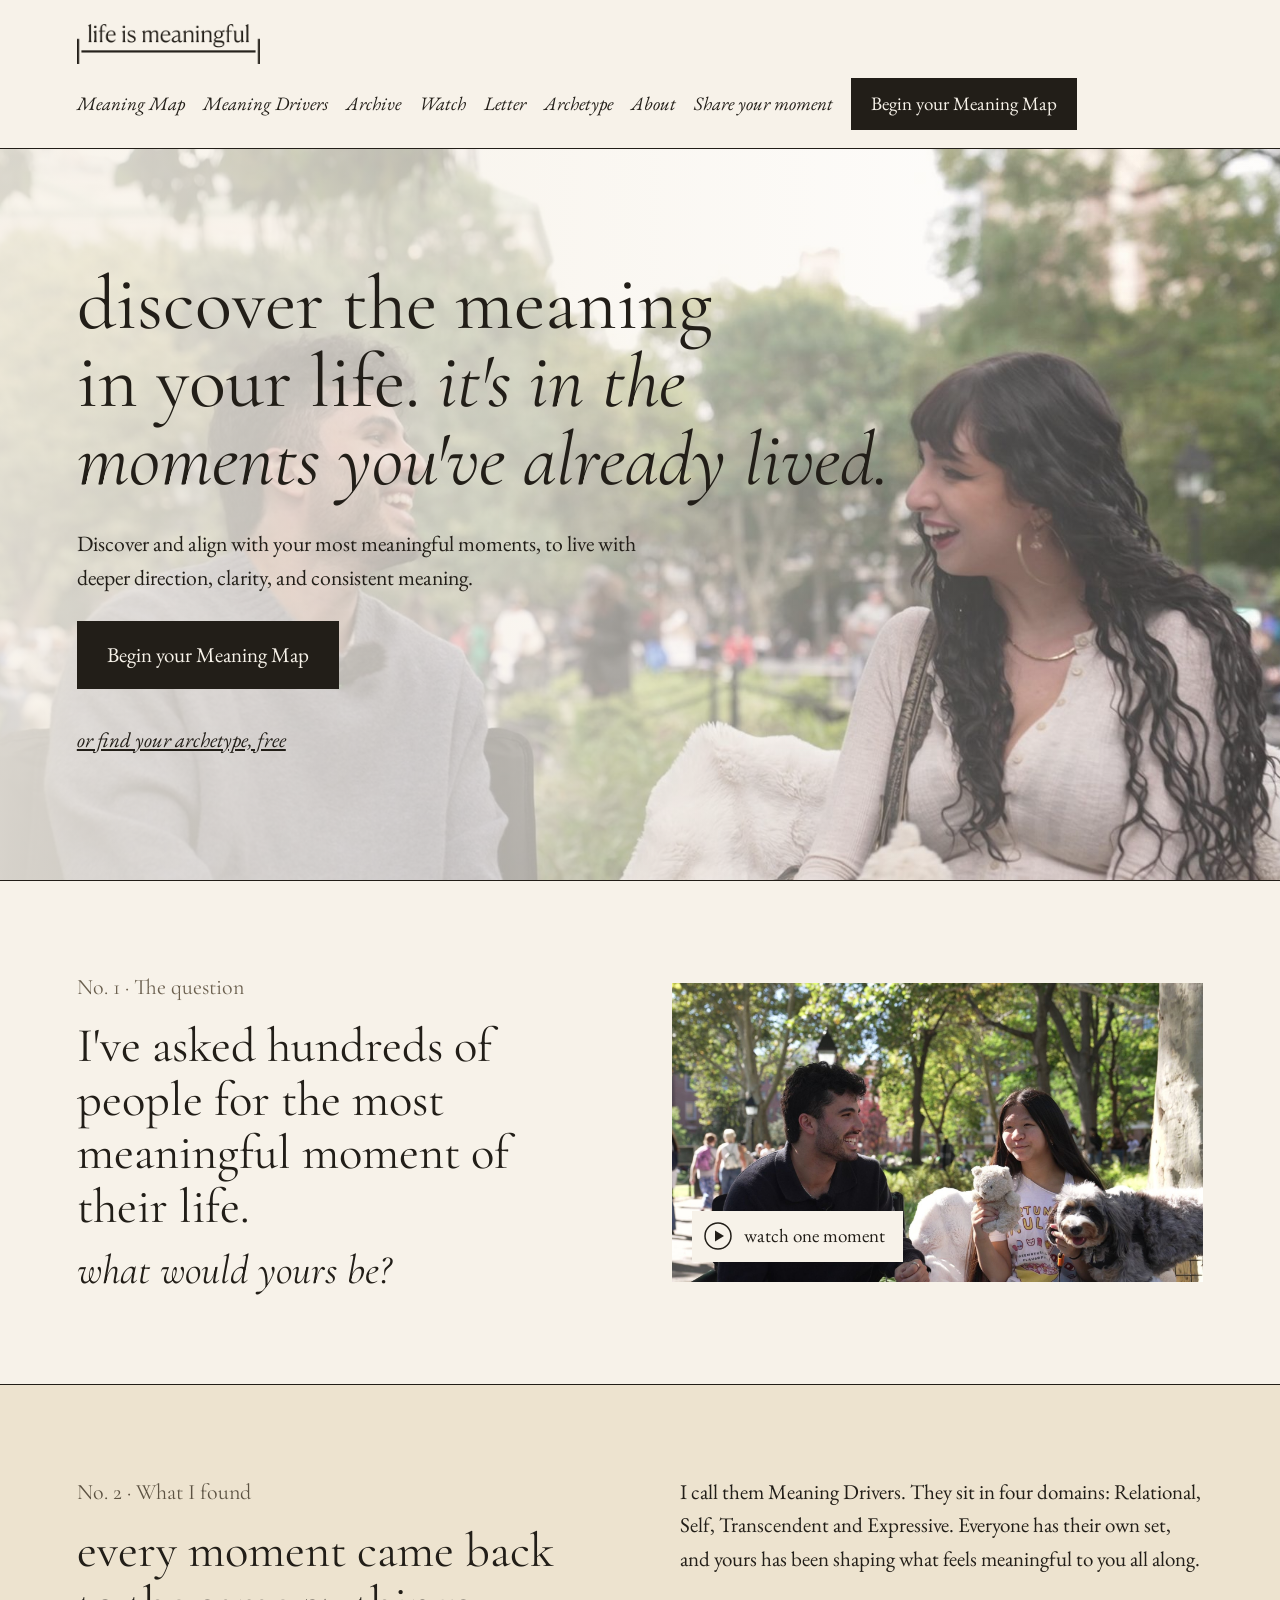
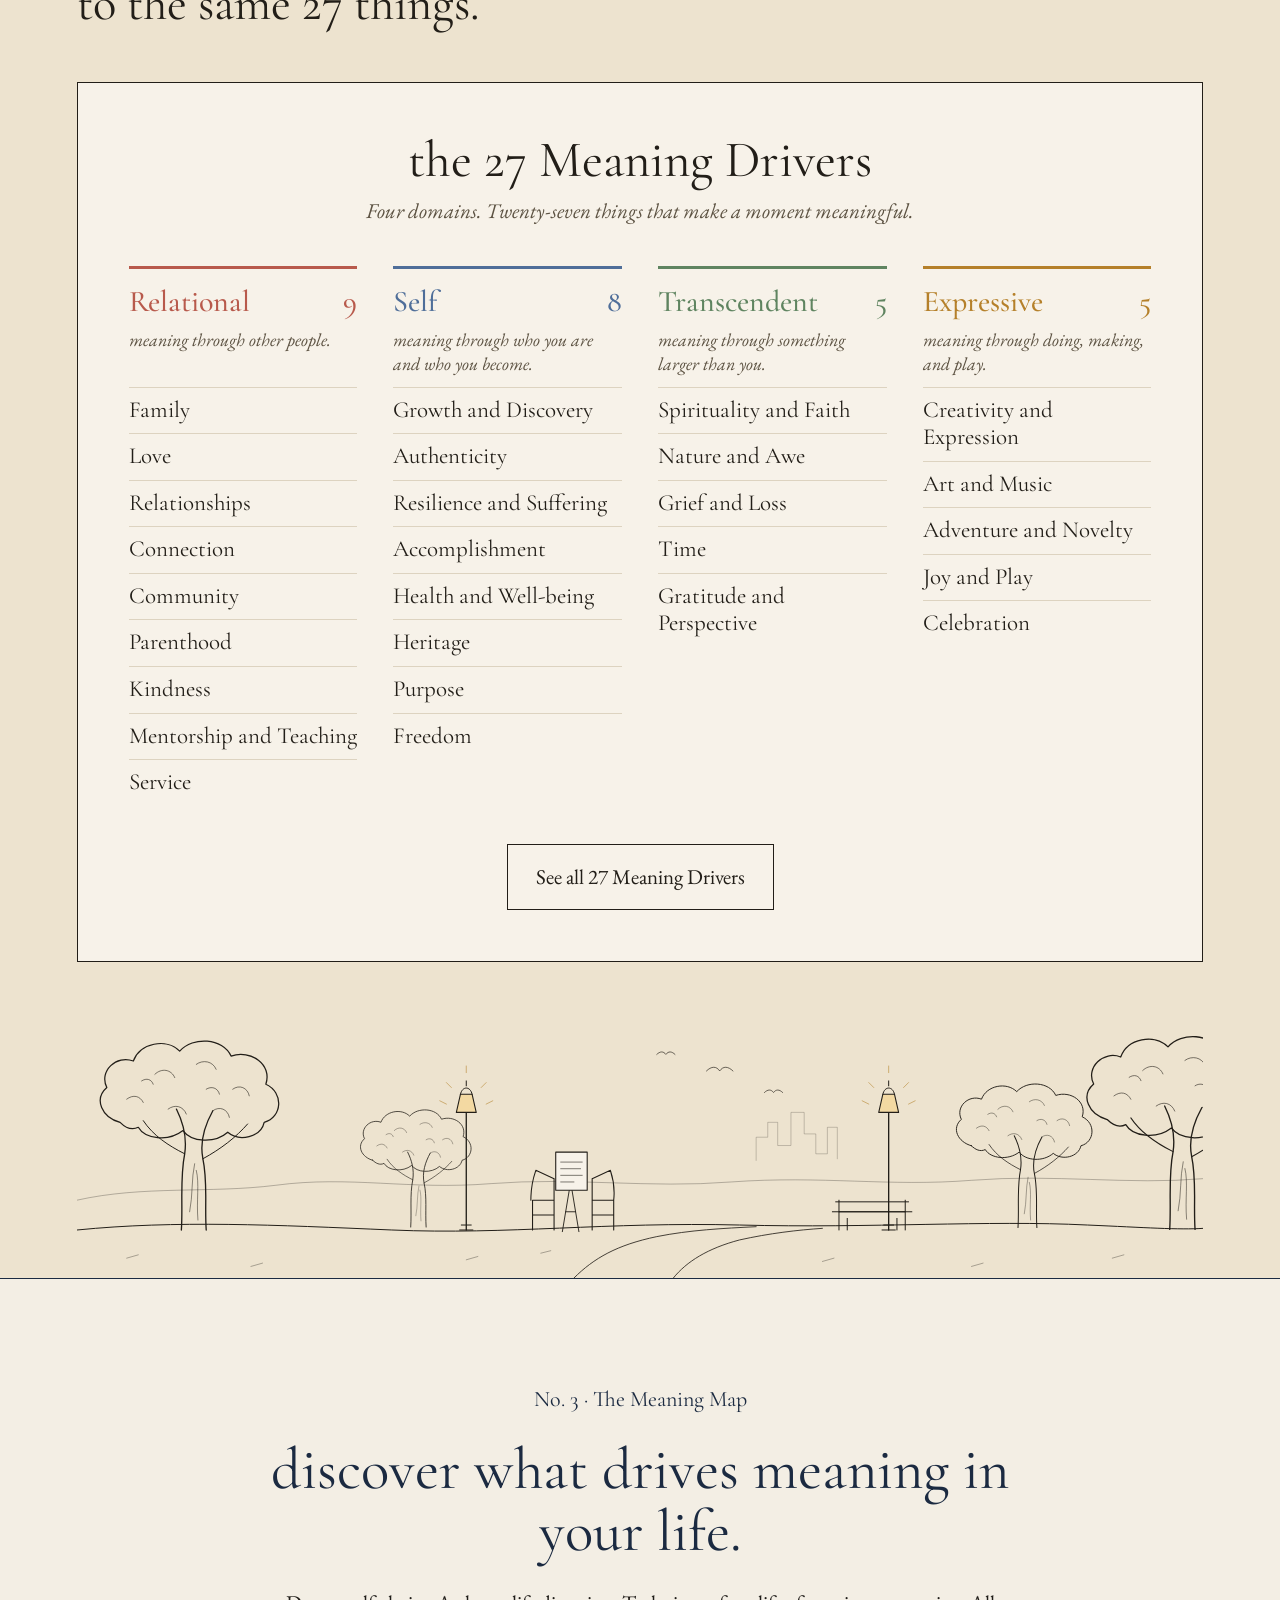
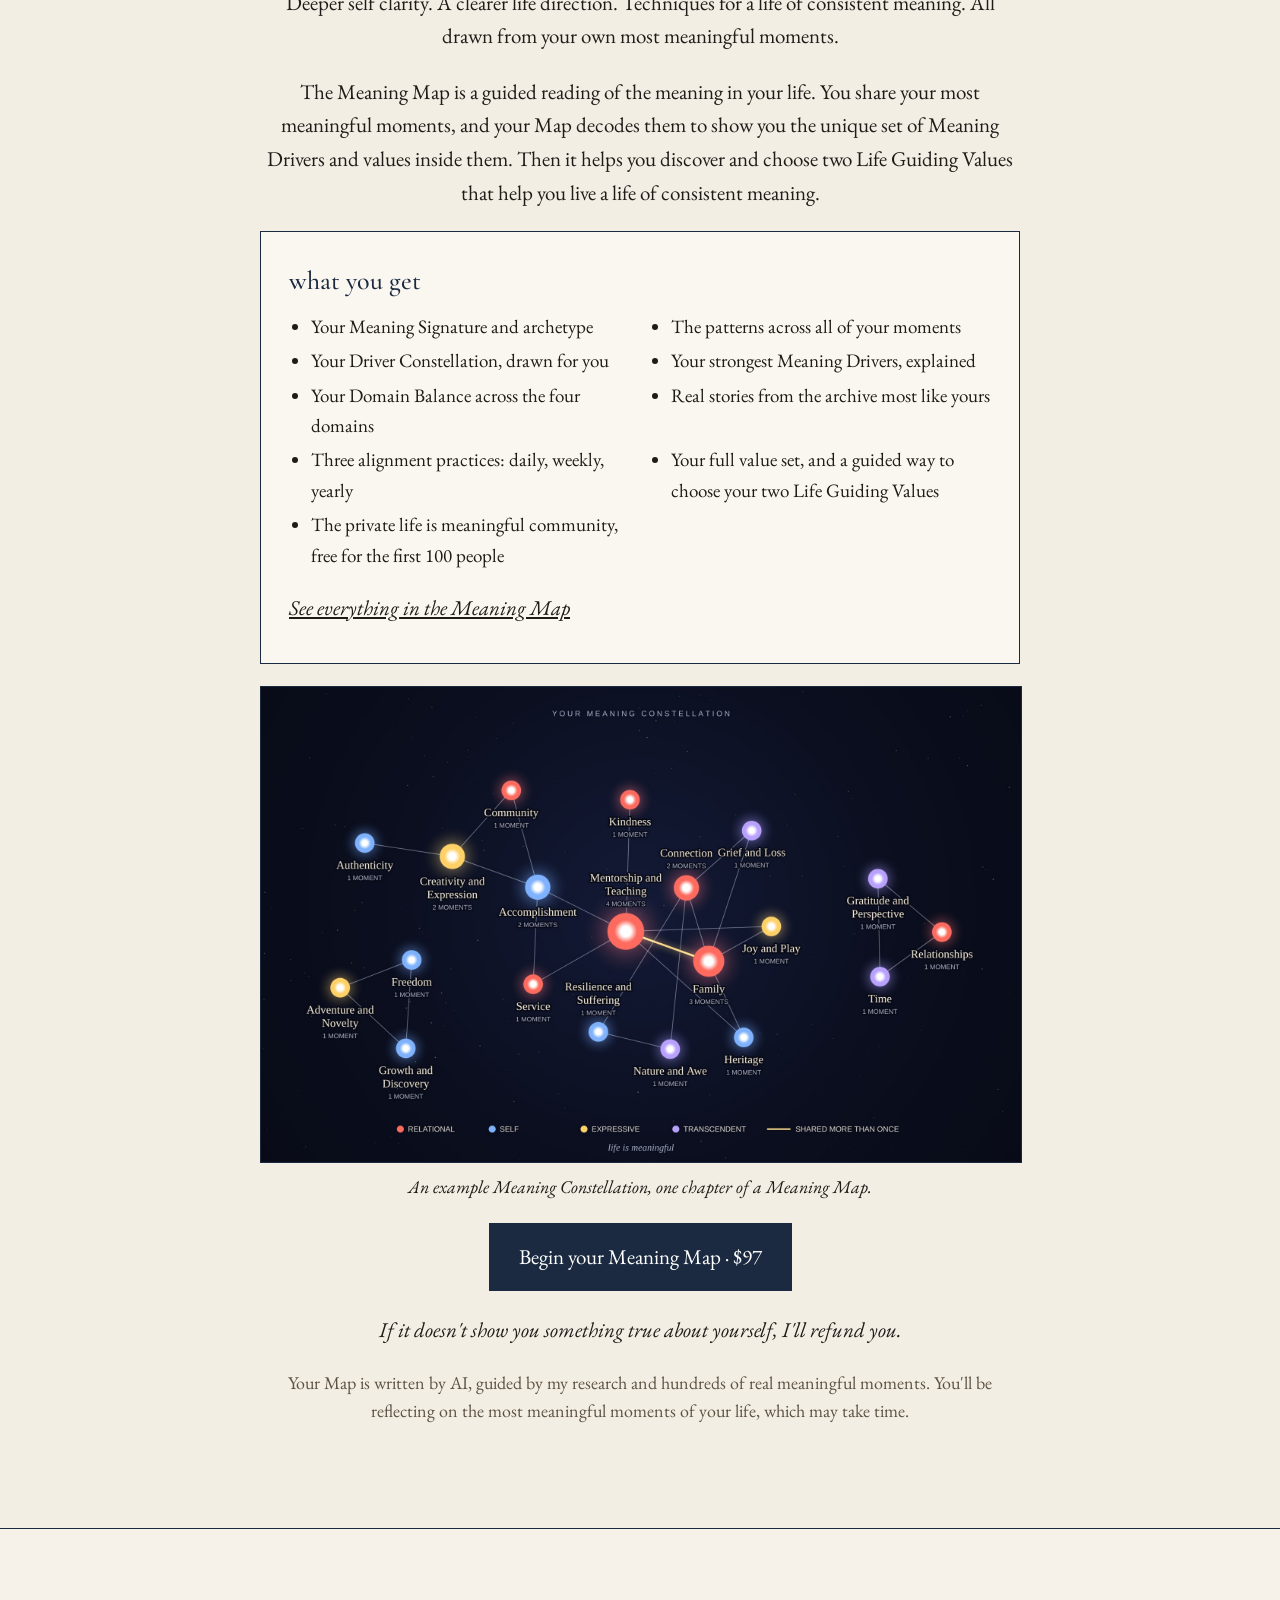
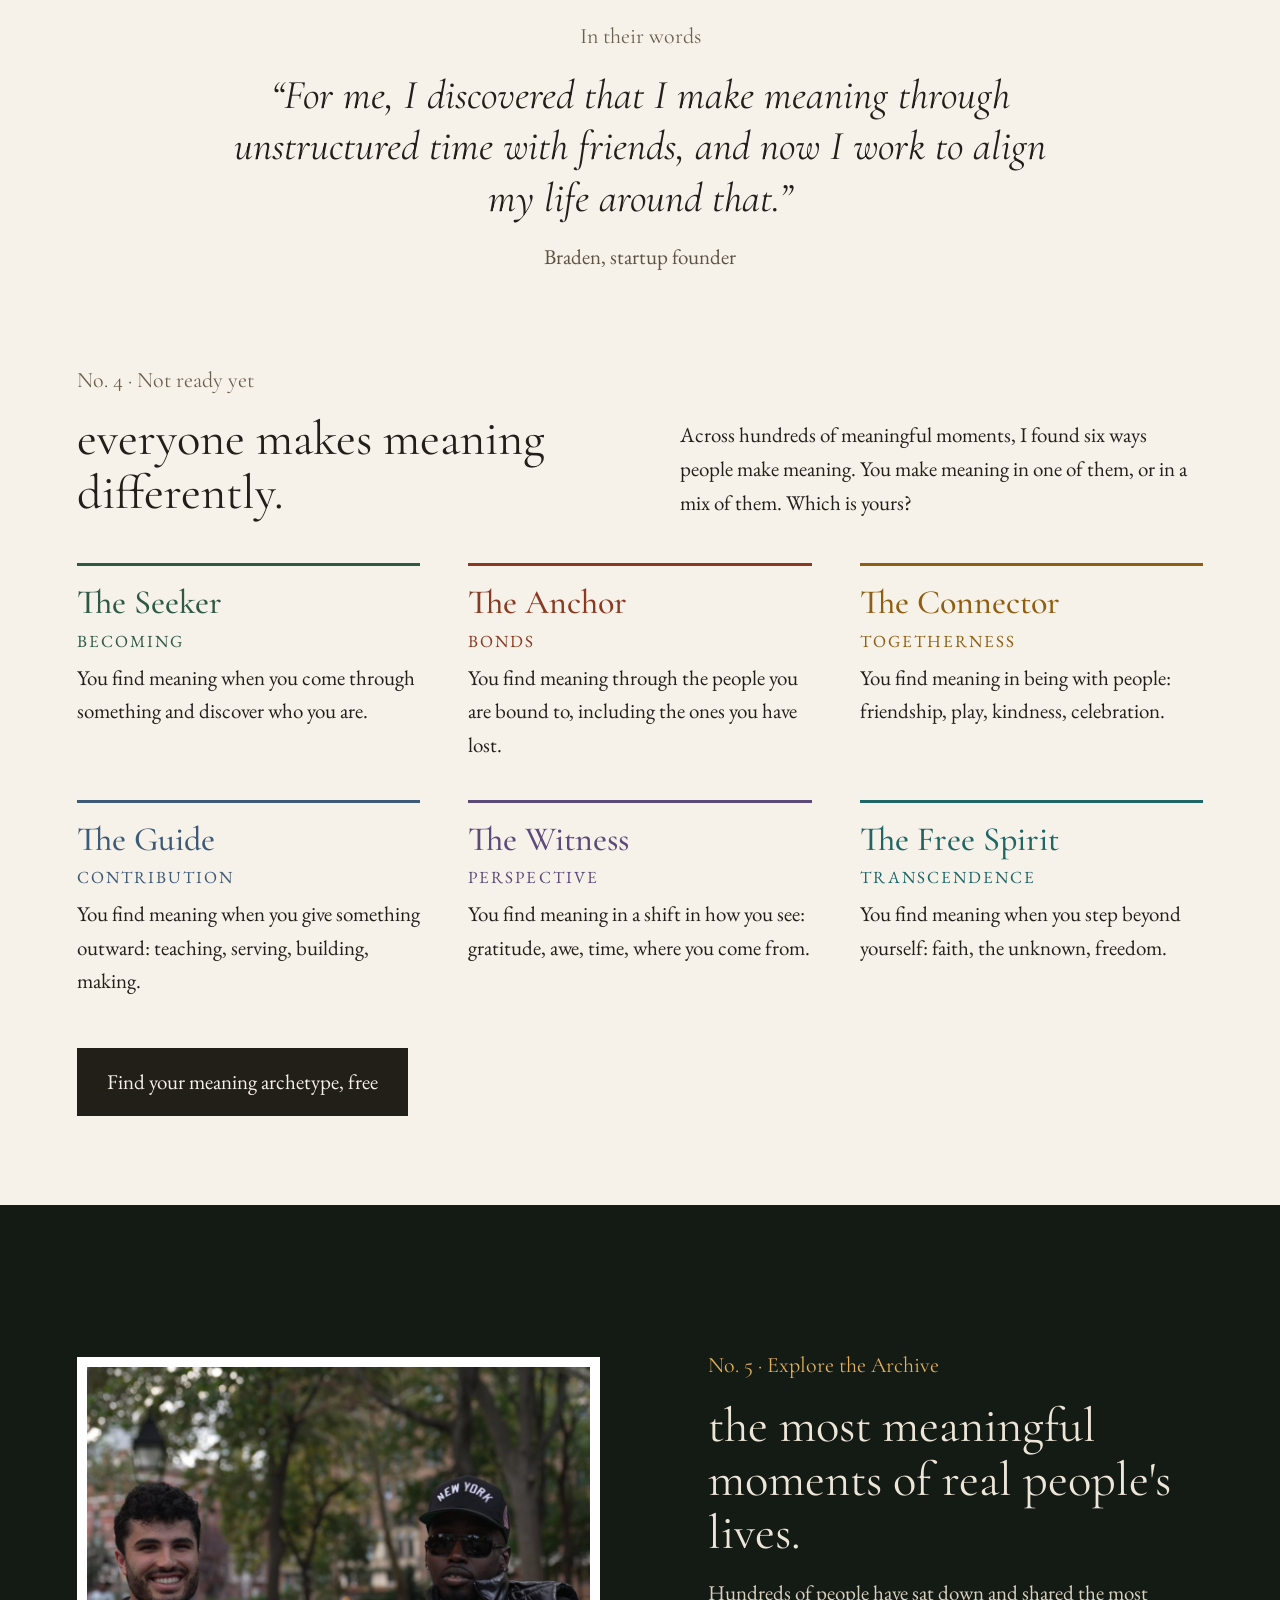
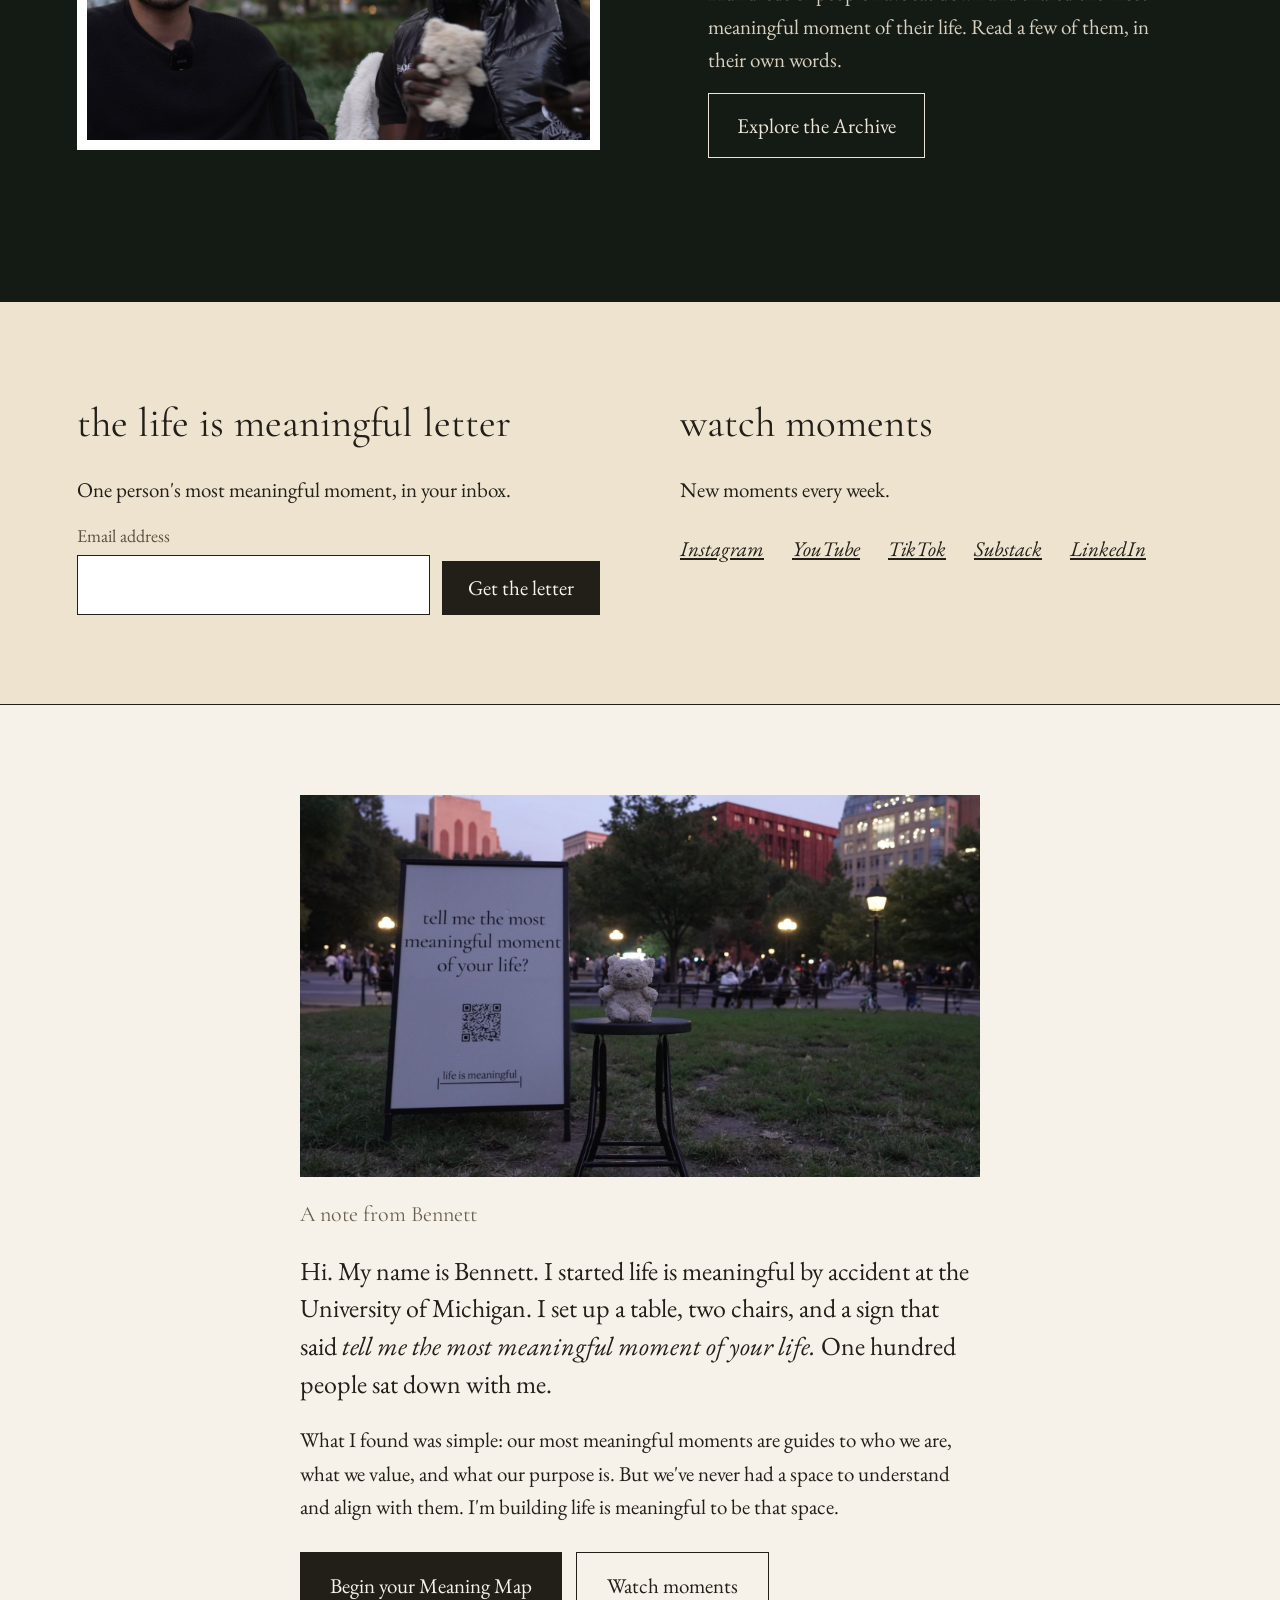
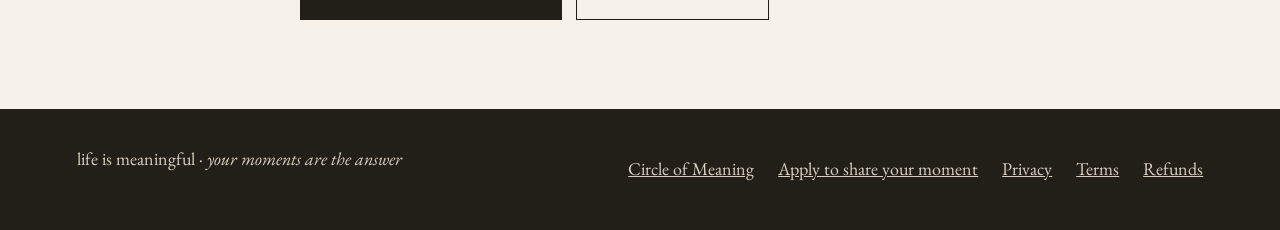
<file: index.html>
<!doctype html>
<html lang="en">
<head>
<meta charset="utf-8">
<meta name="viewport" content="width=device-width, initial-scale=1">
<title>life is meaningful · your moments are the answer</title>
<meta name="description" content="Discover the meaning in your life. It is in the moments you have already lived.">
<link rel="canonical" href="https://lifeismeaningful.org/">
<meta property="og:type" content="website">
<meta property="og:site_name" content="life is meaningful">
<meta property="og:title" content="life is meaningful · your moments are the answer">
<meta property="og:description" content="Discover the meaning in your life. It is in the moments you have already lived.">
<meta property="og:url" content="https://lifeismeaningful.org/">
<meta property="og:image" content="https://lifeismeaningful.org/assets/bella-sept.jpg">
<meta name="twitter:card" content="summary_large_image">
<link rel="icon" href="assets/logo-ink.png">
<link rel="preload" href="fonts/eb-garamond-latin-400-normal.woff2" as="font" type="font/woff2" crossorigin>
<link rel="preload" href="fonts/cormorant-garamond-latin-400-normal.woff2" as="font" type="font/woff2" crossorigin>
<link rel="stylesheet" href="site.css">
<style>
.md-sheet{max-width:1128px;margin:clamp(32px,4vw,56px) auto 0;background:#F7F2E9;border:1px solid #221E18;padding:clamp(24px,4vw,56px);box-sizing:border-box;display:flex;flex-direction:column;gap:clamp(24px,3vw,40px)}
.md-grid{display:grid;grid-template-columns:repeat(auto-fit,minmax(min(210px,100%),1fr));gap:32px 36px;align-items:start}
.md-col{display:flex;flex-direction:column;gap:10px;border-top:3px solid var(--c);padding-top:16px}
.md-col h4{margin:0;display:flex;justify-content:space-between;align-items:baseline;font-family:'Cormorant Garamond',Georgia,serif;font-weight:500;font-size:30px;line-height:1.1;color:var(--c)}
.md-col p{margin:0;font-style:italic;font-size:18px;line-height:1.35;color:#5C5242;min-height:2.7em}
.md-col ul{list-style:none;margin:0;padding:0;font-family:'Cormorant Garamond',Georgia,serif;font-size:23px;line-height:1.2}
.md-col li{border-top:1px solid #DDD3C0;padding:9px 0}
a{color:inherit}a:hover{color:#8A5A16}
footer a:hover{color:#E3B25A}
@media (max-width: 820px){.hero-fade{background: rgba(247,242,233,.86) !important}}
</style>
</head>
<body>
<div style="font-family: 'EB Garamond', Georgia, serif; color: #221E18; background: #F7F2E9; font-size: 21px; line-height: 1.6">

<nav class="site-nav" aria-label="Main" style="display: flex; flex-wrap: wrap; gap: 8px 32px; align-items: center; justify-content: space-between; padding: 18px clamp(20px, 6vw, 96px); border-bottom: 1px solid #221E18">
<a href="./" aria-label="life is meaningful, home" style="display: flex; align-items: center; padding: 6px 0"><img src="assets/logo-ink.png" alt="life is meaningful" style="display: block; height: 40px; width: auto"></a>
<button class="menu-btn" type="button" aria-expanded="false" aria-controls="site-menu">Menu</button>
<div id="site-menu" class="menu" style="display: flex; flex-wrap: wrap; gap: 4px 18px; align-items: baseline; font-size: 19px; font-style: italic">
<a href="meaning-map.html" style="text-decoration: none; padding: 10px 0">Meaning Map</a>
<a href="meaning-drivers.html" style="text-decoration: none; padding: 10px 0">Meaning Drivers</a>
<a href="archive.html" style="text-decoration: none; padding: 10px 0">Archive</a>
<a href="watch.html" style="text-decoration: none; padding: 10px 0">Watch</a>
<a href="letter.html" style="text-decoration: none; padding: 10px 0">Letter</a>
<a href="archetype.html" style="text-decoration: none; padding: 10px 0">Archetype</a>
<a href="about.html" style="text-decoration: none; padding: 10px 0">About</a>
<a href="share-a-moment.html" style="text-decoration: none; padding: 10px 0">Share your moment</a>
<a href="meaning-map.html" style="font-style: normal; text-decoration: none; background: #221E18; color: #F7F2E9; padding: 11px 20px">Begin your Meaning Map</a>
</div>
</nav>

<header style="position: relative; border-bottom: 1px solid #221E18; background: #F7F2E9">
<img src="assets/bella-sept.jpg" alt="Bennett and a guest laughing together on two chairs in the park" style="position: absolute; inset: 0; width: 100%; height: 100%; object-fit: cover; object-position: 50% 40%">
<div class="hero-fade" style="position: absolute; inset: 0; background: linear-gradient(90deg, rgba(247,242,233,.86) 0%, rgba(247,242,233,.7) 40%, rgba(247,242,233,.28) 72%, rgba(247,242,233,.18) 100%)"></div>
<div style="position: relative; max-width: 1320px; margin: 0 auto; box-sizing: border-box; min-height: min(720px, 86svh); padding: clamp(64px, 9vw, 136px) clamp(20px, 6vw, 96px); display: flex; flex-direction: column; justify-content: center; gap: 26px; align-items: flex-start">
<h1 style="margin: 0; max-width: 900px; font-family: 'Cormorant Garamond', Georgia, serif; font-weight: 400; font-size: clamp(44px, 6vw, 88px); line-height: 1.02; text-wrap: balance">discover the meaning in your life. <em style="font-style: italic">it's in the moments you've already lived.</em></h1>
<p style="margin: 0; max-width: 560px; font-size: clamp(21px, 1.7vw, 24px)">Discover and align with your most meaningful moments, to live with deeper direction, clarity, and consistent meaning.</p>
<a href="meaning-map.html" style="text-decoration: none; background: #221E18; color: #F7F2E9; padding: 17px 30px; font-size: 21px">Begin your Meaning Map</a>
<a href="#free" style="font-style: italic; padding: 8px 0">or find your archetype, free</a>
</div>
</header>

<section style="padding: clamp(56px, 7vw, 104px) clamp(20px, 6vw, 96px)">
<div style="max-width: 1128px; margin: 0 auto; display: grid; grid-template-columns: repeat(auto-fit, minmax(min(420px, 100%), 1fr)); gap: 32px 64px; align-items: center">
<div style="display: flex; flex-direction: column; gap: 14px">
<p style="margin: 0; font-family: 'Cormorant Garamond', Georgia, serif; font-size: 22px; color: #6A5F4E">No. 1 · The question</p>
<h2 style="margin: 0; font-family: 'Cormorant Garamond', Georgia, serif; font-weight: 400; font-size: clamp(34px, 3.8vw, 52px); line-height: 1.1">I've asked hundreds of people for the most meaningful moment of their life.</h2>
<p style="margin: 0; font-family: 'Cormorant Garamond', Georgia, serif; font-style: italic; font-size: clamp(30px, 3.2vw, 42px); line-height: 1.15">what would yours be?</p>
</div>
<a href="https://www.instagram.com/lifeismeaningfulproject/" aria-label="Watch one moment on Instagram" style="position: relative; display: block; text-decoration: none; min-width: 0">
<img src="assets/sylvia.jpg" alt="A guest holding the teddy bear beside Bennett, with her dog, in dappled sunlight" style="display: block; width: 100%; aspect-ratio: 16 / 9; object-fit: cover">
<span style="position: absolute; left: 20px; bottom: 20px; display: flex; gap: 12px; align-items: center; background: #F7F2E9; color: #221E18; padding: 10px 18px 10px 12px; font-size: 19px">
<svg aria-hidden="true" width="28" height="28" viewBox="0 0 28 28"><circle cx="14" cy="14" r="13" fill="none" stroke="#221E18" stroke-width="1.5"></circle><path d="M11 8.5v11l9-5.5z" fill="#221E18"></path></svg>
watch one moment</span>
</a>
</div>
</section>

<section style="background: #EDE3CF; border-top: 1px solid #221E18; padding: clamp(56px, 7vw, 104px) clamp(20px, 6vw, 96px) 0">
<div style="max-width: 1128px; margin: 0 auto; display: grid; grid-template-columns: repeat(auto-fit, minmax(min(420px, 100%), 1fr)); gap: 40px 80px; align-items: start">
<div style="display: flex; flex-direction: column; gap: 14px">
<p style="margin: 0; font-family: 'Cormorant Garamond', Georgia, serif; font-size: 22px; color: #5C5242">No. 2 · What I found</p>
<h2 style="margin: 0; font-family: 'Cormorant Garamond', Georgia, serif; font-weight: 400; font-size: clamp(34px, 3.8vw, 52px); line-height: 1.1">every moment came back to the same 27 things.</h2>
</div>
<div style="display: flex; flex-direction: column; gap: 22px">
<p style="margin: 0; max-width: 560px">I call them Meaning Drivers. They sit in four domains: Relational, Self, Transcendent and Expressive. Everyone has their own set, and yours has been shaping what feels meaningful to you all along.</p>

</div>
</div>
<div class="md-sheet">
<div style="display: flex; flex-direction: column; gap: 6px; align-items: center; text-align: center">
<h3 style="margin: 0; font-family: 'Cormorant Garamond', Georgia, serif; font-weight: 400; font-size: clamp(34px, 4vw, 56px); line-height: 1.05">the 27 Meaning Drivers</h3>
<p style="margin: 0; font-style: italic; color: #5C5242">Four domains. Twenty-seven things that make a moment meaningful.</p>
</div>
<div class="md-grid">
<div class="md-col" style="--c: #B85A4C"><h4>Relational <span>9</span></h4><p>meaning through other people.</p><ul><li>Family</li><li>Love</li><li>Relationships</li><li>Connection</li><li>Community</li><li>Parenthood</li><li>Kindness</li><li>Mentorship and Teaching</li><li>Service</li></ul></div>
<div class="md-col" style="--c: #4F6E99"><h4>Self <span>8</span></h4><p>meaning through who you are and who you become.</p><ul><li>Growth and Discovery</li><li>Authenticity</li><li>Resilience and Suffering</li><li>Accomplishment</li><li>Health and Well-being</li><li>Heritage</li><li>Purpose</li><li>Freedom</li></ul></div>
<div class="md-col" style="--c: #5F8460"><h4>Transcendent <span>5</span></h4><p>meaning through something larger than you.</p><ul><li>Spirituality and Faith</li><li>Nature and Awe</li><li>Grief and Loss</li><li>Time</li><li>Gratitude and Perspective</li></ul></div>
<div class="md-col" style="--c: #B5802A"><h4>Expressive <span>5</span></h4><p>meaning through doing, making, and play.</p><ul><li>Creativity and Expression</li><li>Art and Music</li><li>Adventure and Novelty</li><li>Joy and Play</li><li>Celebration</li></ul></div>
</div>
<a href="meaning-drivers.html" style="align-self: center; text-decoration: none; border: 1px solid #221E18; padding: 15px 28px">See all 27 Meaning Drivers</a>
</div>
<div style="max-width: 1360px; margin: clamp(32px, 4vw, 56px) auto 0">
<svg role="img" aria-label="Pen and ink drawing of the park: trees, a path, lamp posts, two chairs and a sign" viewBox="0 0 1360 320" style="display: block; width: 100%; height: auto">
<g fill="none" stroke="#221E18" stroke-linecap="round" stroke-linejoin="round">
<path d="M0 262 C120 250 240 256 380 262 C520 268 640 252 800 256 C960 260 1100 250 1220 256 C1290 259 1330 262 1360 260" stroke-width="1.2"></path>
<path d="M0 226 C80 208 160 218 240 208 C330 196 400 214 500 206 C600 198 690 212 790 204 C900 196 980 210 1080 202 C1180 194 1270 208 1360 200" stroke-width="0.7" opacity=".5"></path>
<path d="M820 178 L820 150 L834 150 L834 132 L846 132 L846 160 L862 160 L862 120 L878 120 L878 146 L892 146 L892 170 L906 170 L906 138 L918 138 L918 176" stroke-width="0.6" opacity=".45"></path>
<path d="M600 320 C624 296 652 280 700 270 C740 262 780 260 820 258" stroke-width="1"></path>
<path d="M720 320 C736 300 762 284 800 274 C836 266 870 262 900 260" stroke-width="1"></path>
<g transform="translate(-40,0) scale(1)"><path d="M166 262 C168 230 164 200 170 170 C173 150 168 132 160 116" stroke-width="1.6"></path><path d="M196 262 C194 232 198 204 192 176 C188 156 194 136 204 118" stroke-width="1.6"></path><path d="M170 170 C150 160 132 148 120 130 M192 176 C214 164 232 150 246 134" stroke-width="1.2"></path><path d="M176 240 C180 220 178 200 182 182 M186 250 C184 226 188 206 184 190" stroke-width="0.6"></path><path d="M92 132 C70 126 60 104 76 90 C66 70 88 50 108 58 C116 36 148 30 164 46 C180 28 216 30 226 52 C250 44 276 62 268 86 C290 96 288 126 266 132 C262 150 236 156 222 144 C206 158 178 156 168 142 C150 156 122 152 114 138 C106 142 98 138 92 132 Z" stroke-width="1.5"></path><path d="M100 104 C108 98 116 100 120 108 M134 74 C142 66 154 68 158 78 M184 62 C192 56 204 58 208 68 M228 92 C236 86 246 90 248 100 M150 116 C158 110 168 112 172 122 M204 118 C212 112 222 116 224 126 M118 82 C124 78 130 80 132 86 M196 92 C202 88 210 90 212 98" stroke-width="0.7"></path></g>
<g transform="translate(1010,60) scale(0.76)"><path d="M166 262 C168 230 164 200 170 170 C173 150 168 132 160 116" stroke-width="1.6"></path><path d="M196 262 C194 232 198 204 192 176 C188 156 194 136 204 118" stroke-width="1.6"></path><path d="M170 170 C150 160 132 148 120 130 M192 176 C214 164 232 150 246 134" stroke-width="1.2"></path><path d="M176 240 C180 220 178 200 182 182 M186 250 C184 226 188 206 184 190" stroke-width="0.6"></path><path d="M92 132 C70 126 60 104 76 90 C66 70 88 50 108 58 C116 36 148 30 164 46 C180 28 216 30 226 52 C250 44 276 62 268 86 C290 96 288 126 266 132 C262 150 236 156 222 144 C206 158 178 156 168 142 C150 156 122 152 114 138 C106 142 98 138 92 132 Z" stroke-width="1.5"></path><path d="M100 104 C108 98 116 100 120 108 M134 74 C142 66 154 68 158 78 M184 62 C192 56 204 58 208 68 M228 92 C236 86 246 90 248 100 M150 116 C158 110 168 112 172 122 M204 118 C212 112 222 116 224 126 M118 82 C124 78 130 80 132 86 M196 92 C202 88 210 90 212 98" stroke-width="0.7"></path></g>
<g transform="translate(1150,-6) scale(1.02)"><path d="M166 262 C168 230 164 200 170 170 C173 150 168 132 160 116" stroke-width="1.6"></path><path d="M196 262 C194 232 198 204 192 176 C188 156 194 136 204 118" stroke-width="1.6"></path><path d="M170 170 C150 160 132 148 120 130 M192 176 C214 164 232 150 246 134" stroke-width="1.2"></path><path d="M176 240 C180 220 178 200 182 182 M186 250 C184 226 188 206 184 190" stroke-width="0.6"></path><path d="M92 132 C70 126 60 104 76 90 C66 70 88 50 108 58 C116 36 148 30 164 46 C180 28 216 30 226 52 C250 44 276 62 268 86 C290 96 288 126 266 132 C262 150 236 156 222 144 C206 158 178 156 168 142 C150 156 122 152 114 138 C106 142 98 138 92 132 Z" stroke-width="1.5"></path><path d="M100 104 C108 98 116 100 120 108 M134 74 C142 66 154 68 158 78 M184 62 C192 56 204 58 208 68 M228 92 C236 86 246 90 248 100 M150 116 C158 110 168 112 172 122 M204 118 C212 112 222 116 224 126 M118 82 C124 78 130 80 132 86 M196 92 C202 88 210 90 212 98" stroke-width="0.7"></path></g>
<g transform="translate(300,96) scale(0.62)"><path d="M166 262 C168 230 164 200 170 170 C173 150 168 132 160 116" stroke-width="1.6"></path><path d="M196 262 C194 232 198 204 192 176 C188 156 194 136 204 118" stroke-width="1.6"></path><path d="M170 170 C150 160 132 148 120 130 M192 176 C214 164 232 150 246 134" stroke-width="1.2"></path><path d="M176 240 C180 220 178 200 182 182 M186 250 C184 226 188 206 184 190" stroke-width="0.6"></path><path d="M92 132 C70 126 60 104 76 90 C66 70 88 50 108 58 C116 36 148 30 164 46 C180 28 216 30 226 52 C250 44 276 62 268 86 C290 96 288 126 266 132 C262 150 236 156 222 144 C206 158 178 156 168 142 C150 156 122 152 114 138 C106 142 98 138 92 132 Z" stroke-width="1.5"></path><path d="M100 104 C108 98 116 100 120 108 M134 74 C142 66 154 68 158 78 M184 62 C192 56 204 58 208 68 M228 92 C236 86 246 90 248 100 M150 116 C158 110 168 112 172 122 M204 118 C212 112 222 116 224 126 M118 82 C124 78 130 80 132 86 M196 92 C202 88 210 90 212 98" stroke-width="0.7"></path></g>
<g transform="translate(250,0)">
<path d="M300 262 L300 226 L326 226 L326 262 M300 244 L326 244 M298 226 C298 206 302 196 304 190 M326 226 L326 200 M304 190 L326 200" stroke-width="1.3"></path>
<path d="M372 262 L372 226 L398 226 L398 262 M372 244 L398 244 M398 226 C400 208 396 196 394 190 M372 226 L372 200 M394 190 L372 200" stroke-width="1.3"></path>
<path d="M336 264 L346 204 L356 264 M340 240 L352 240" stroke-width="1.1"></path>
<rect x="328" y="168" width="38" height="46" stroke-width="1.3" fill="#F7F2E9"></rect>
<path d="M334 180 L360 180 M334 188 L358 188 M334 196 L360 196 M334 204 L350 204" stroke-width="0.7"></path>
</g>
<g transform="translate(-90,0)"><path d="M560 262 L560 120" stroke-width="1.6"></path><path d="M552 262 L568 262 M554 256 L566 256" stroke-width="1.2"></path><path d="M548 120 L572 120 L567 98 L553 98 Z" stroke-width="1.3" fill="#F3D9A2"></path><path d="M553 98 C555 88 565 88 567 98 M560 88 L560 82" stroke-width="1.2"></path><path d="M536 110 L528 106 M584 110 L592 106 M560 72 L560 64 M542 90 L536 84 M578 90 L584 84" stroke-width="0.7" stroke="#B5852E"></path></g>
<g transform="translate(420,0)"><path d="M560 262 L560 120" stroke-width="1.6"></path><path d="M552 262 L568 262 M554 256 L566 256" stroke-width="1.2"></path><path d="M548 120 L572 120 L567 98 L553 98 Z" stroke-width="1.3" fill="#F3D9A2"></path><path d="M553 98 C555 88 565 88 567 98 M560 88 L560 82" stroke-width="1.2"></path><path d="M536 110 L528 106 M584 110 L592 106 M560 72 L560 64 M542 90 L536 84 M578 90 L584 84" stroke-width="0.7" stroke="#B5852E"></path></g>
<path d="M920 262 L920 240 L1000 240 L1000 262 M912 240 L1008 240 M916 228 L1004 228 M920 240 L920 226 M1000 240 L1000 226 M930 262 L930 248 M990 262 L990 248" stroke-width="1.2"></path>
<path d="M760 70 C766 64 772 64 776 70 C780 64 786 64 792 70 M830 96 C834 92 838 92 841 96 C844 92 848 92 852 96 M700 50 C704 46 708 46 711 50 C714 46 718 46 722 50" stroke-width="0.8"></path>
<path d="M60 296 L74 292 M210 306 L224 302 M470 298 L484 294 M900 300 L914 296 M1080 306 L1094 302 M1250 296 L1264 292 M560 290 L572 287" stroke-width="0.7" opacity=".6"></path>
</g>
</svg>
</div>
</section>

<section style="background: #F3EEE4; border-top: 1px solid #1B2A41; border-bottom: 1px solid #1B2A41; padding: clamp(64px, 8vw, 120px) clamp(20px, 6vw, 96px)">
<div style="max-width: 760px; margin: 0 auto; display: flex; flex-direction: column; gap: 22px; align-items: center; text-align: center; color: #1F1C18">
<p style="margin: 0; font-family: 'Cormorant Garamond', Georgia, serif; font-size: 22px; color: #1B2A41">No. 3 · The Meaning Map</p>
<h2 style="margin: 0; font-family: 'Cormorant Garamond', Georgia, serif; font-weight: 400; font-size: clamp(38px, 4.6vw, 64px); line-height: 1.06; color: #1B2A41">discover what drives meaning in your life.</h2>
<p style="margin: 0">Deeper self clarity. A clearer life direction. Techniques for a life of consistent meaning. All drawn from your own most meaningful moments.</p>
<p style="margin: 0">The Meaning Map is a guided reading of the meaning in your life. You share your most meaningful moments, and your Map decodes them to show you the unique set of Meaning Drivers and values inside them. Then it helps you discover and choose two Life Guiding Values that help you live a life of consistent meaning.</p>
<div style="width: 100%; box-sizing: border-box; background: #FAF7F0; border: 1px solid #1B2A41; padding: clamp(18px, 2.4vw, 28px); text-align: left; display: flex; flex-direction: column; gap: 10px">
<h3 style="margin: 0; font-family: 'Cormorant Garamond', Georgia, serif; font-weight: 500; font-size: 26px; color: #1B2A41">what you get</h3>
<ul style="margin: 0; padding: 0 0 0 22px; display: grid; grid-template-columns: repeat(auto-fit, minmax(min(280px, 100%), 1fr)); gap: 4px 40px; font-size: 19px">
<li>Your Meaning Signature and archetype</li>
<li>The patterns across all of your moments</li>
<li>Your Driver Constellation, drawn for you</li>
<li>Your strongest Meaning Drivers, explained</li>
<li>Your Domain Balance across the four domains</li>
<li>Real stories from the archive most like yours</li>
<li>Three alignment practices: daily, weekly, yearly</li>
<li>Your full value set, and a guided way to choose your two Life Guiding Values</li>
<li>The private life is meaningful community, free for the first 100 people</li>
</ul>
<a href="meaning-map.html" style="font-style: italic; padding: 10px 0; align-self: flex-start">See everything in the Meaning Map</a>
</div>
<figure style="margin: 0; width: 100%; display: flex; flex-direction: column; gap: 10px">
<img src="assets/example-meaning-constellation.jpg" alt="An example Meaning Constellation: each Meaning Driver is a star in its domain color, sized by how many moments it appears in, with lines between drivers that share a moment" style="display: block; width: 100%; height: auto; border: 1px solid #1B2A41">
<figcaption style="font-size: 18px; font-style: italic">An example Meaning Constellation, one chapter of a Meaning Map.</figcaption>
</figure>
<a href="meaning-map.html" style="text-decoration: none; background: #1B2A41; color: #FFFFFF; padding: 17px 30px; font-size: 21px">Begin your Meaning Map · $97</a>
<p style="margin: 0; font-style: italic">If it doesn't show you something true about yourself, I'll refund you.</p>
<p style="margin: 0; font-size: 18px; color: #5C5242">Your Map is written by AI, guided by my research and hundreds of real meaningful moments. You'll be reflecting on the most meaningful moments of your life, which may take time.</p>
</div>
</section>

<section style="padding: clamp(56px, 7vw, 104px) clamp(20px, 6vw, 96px) 0">
<div style="max-width: 820px; margin: 0 auto; display: flex; flex-direction: column; gap: 16px; text-align: center; align-items: center">
<p style="margin: 0; font-family: 'Cormorant Garamond', Georgia, serif; font-size: 22px; color: #6A5F4E">In their words</p>
<p style="margin: 0; font-family: 'Cormorant Garamond', Georgia, serif; font-style: italic; font-size: clamp(28px, 3.2vw, 42px); line-height: 1.25">&ldquo;For me, I discovered that I make meaning through unstructured time with friends, and now I work to align my life around that.&rdquo;</p>
<p style="margin: 0; color: #5C5242">Braden, startup founder</p>
</div>
</section>

<section id="free" style="padding: clamp(56px, 7vw, 104px) clamp(20px, 6vw, 96px)">
<div style="max-width: 1128px; margin: 0 auto; display: flex; flex-direction: column; gap: 44px">
<div style="display: grid; grid-template-columns: repeat(auto-fit, minmax(min(420px, 100%), 1fr)); gap: 24px 80px; align-items: end">
<div style="display: flex; flex-direction: column; gap: 14px">
<p style="margin: 0; font-family: 'Cormorant Garamond', Georgia, serif; font-size: 22px; color: #6A5F4E">No. 4 · Not ready yet</p>
<h2 style="margin: 0; font-family: 'Cormorant Garamond', Georgia, serif; font-weight: 400; font-size: clamp(34px, 3.8vw, 52px); line-height: 1.1">everyone makes meaning differently.</h2>
</div>
<p style="margin: 0; max-width: 520px">Across hundreds of meaningful moments, I found six ways people make meaning. You make meaning in one of them, or in a mix of them. Which is yours?</p>
</div>
<ul style="list-style: none; margin: 0; padding: 0; display: grid; grid-template-columns: repeat(auto-fit, minmax(min(300px, 100%), 1fr)); gap: 32px 48px">
<li style="border-top: 3px solid #2E5A44; padding: 18px 0 6px; display: flex; flex-direction: column; gap: 6px">
<h3 style="margin: 0; font-family: 'Cormorant Garamond', Georgia, serif; font-weight: 500; font-size: 34px; line-height: 1.1; color: #2E5A44">The Seeker</h3>
<p style="margin: 0; font-size: 17px; letter-spacing: .12em; text-transform: uppercase; color: #2E5A44">Becoming</p>
<p style="margin: 0">You find meaning when you come through something and discover who you are.</p>
</li>
<li style="border-top: 3px solid #8A3A22; padding: 18px 0 6px; display: flex; flex-direction: column; gap: 6px">
<h3 style="margin: 0; font-family: 'Cormorant Garamond', Georgia, serif; font-weight: 500; font-size: 34px; line-height: 1.1; color: #8A3A22">The Anchor</h3>
<p style="margin: 0; font-size: 17px; letter-spacing: .12em; text-transform: uppercase; color: #8A3A22">Bonds</p>
<p style="margin: 0">You find meaning through the people you are bound to, including the ones you have lost.</p>
</li>
<li style="border-top: 3px solid #8F5E10; padding: 18px 0 6px; display: flex; flex-direction: column; gap: 6px">
<h3 style="margin: 0; font-family: 'Cormorant Garamond', Georgia, serif; font-weight: 500; font-size: 34px; line-height: 1.1; color: #8F5E10">The Connector</h3>
<p style="margin: 0; font-size: 17px; letter-spacing: .12em; text-transform: uppercase; color: #8F5E10">Togetherness</p>
<p style="margin: 0">You find meaning in being with people: friendship, play, kindness, celebration.</p>
</li>
<li style="border-top: 3px solid #3D5A78; padding: 18px 0 6px; display: flex; flex-direction: column; gap: 6px">
<h3 style="margin: 0; font-family: 'Cormorant Garamond', Georgia, serif; font-weight: 500; font-size: 34px; line-height: 1.1; color: #3D5A78">The Guide</h3>
<p style="margin: 0; font-size: 17px; letter-spacing: .12em; text-transform: uppercase; color: #3D5A78">Contribution</p>
<p style="margin: 0">You find meaning when you give something outward: teaching, serving, building, making.</p>
</li>
<li style="border-top: 3px solid #5B4A7A; padding: 18px 0 6px; display: flex; flex-direction: column; gap: 6px">
<h3 style="margin: 0; font-family: 'Cormorant Garamond', Georgia, serif; font-weight: 500; font-size: 34px; line-height: 1.1; color: #5B4A7A">The Witness</h3>
<p style="margin: 0; font-size: 17px; letter-spacing: .12em; text-transform: uppercase; color: #5B4A7A">Perspective</p>
<p style="margin: 0">You find meaning in a shift in how you see: gratitude, awe, time, where you come from.</p>
</li>
<li style="border-top: 3px solid #1F6767; padding: 18px 0 6px; display: flex; flex-direction: column; gap: 6px">
<h3 style="margin: 0; font-family: 'Cormorant Garamond', Georgia, serif; font-weight: 500; font-size: 34px; line-height: 1.1; color: #1F6767">The Free Spirit</h3>
<p style="margin: 0; font-size: 17px; letter-spacing: .12em; text-transform: uppercase; color: #1F6767">Transcendence</p>
<p style="margin: 0">You find meaning when you step beyond yourself: faith, the unknown, freedom.</p>
</li>
</ul>
<div style="display: flex; flex-direction: column; gap: 12px; align-items: flex-start">
<a href="archetype.html" style="text-decoration: none; background: #221E18; color: #F7F2E9; padding: 17px 30px; font-size: 21px">Find your meaning archetype, free</a>
</div>
</div>
</section>

<section style="background-color: #141A14; color: #EDE6D8; padding: clamp(72px, 9vw, 136px) clamp(20px, 6vw, 96px)">
<div style="max-width: 1128px; margin: 0 auto; display: grid; grid-template-columns: repeat(auto-fit, minmax(min(420px, 100%), 1fr)); gap: 40px 80px; align-items: center">
<img src="assets/yves.jpg" alt="Yves in the park beside Bennett, holding the bear" style="display: block; width: 100%; aspect-ratio: 4 / 3; object-fit: cover; border: 10px solid #FFFFFF; box-sizing: border-box">
<div style="display: flex; flex-direction: column; gap: 16px; align-items: flex-start; background: #141A14; padding: 28px">
<p style="margin: 0; font-family: 'Cormorant Garamond', Georgia, serif; font-size: 22px; color: #E3B25A">No. 5 · Explore the Archive</p>
<h2 style="margin: 0; font-family: 'Cormorant Garamond', Georgia, serif; font-weight: 400; font-size: clamp(34px, 3.8vw, 52px); line-height: 1.1">the most meaningful moments of real people's lives.</h2>
<p style="margin: 0; color: #D9D1C0">Hundreds of people have sat down and shared the most meaningful moment of their life. Read a few of them, in their own words.</p>
<a href="archive.html" style="text-decoration: none; border: 1px solid #EDE6D8; color: #EDE6D8; padding: 15px 28px">Explore the Archive</a>
</div>
</div>
</section>

<section style="background: #EDE3CF; padding: clamp(56px, 7vw, 104px) clamp(20px, 6vw, 96px)">
<div style="max-width: 1128px; margin: 0 auto; display: grid; grid-template-columns: repeat(auto-fit, minmax(min(420px, 100%), 1fr)); gap: 48px 80px">
<div style="display: flex; flex-direction: column; gap: 16px">
<h2 style="margin: 0; font-family: 'Cormorant Garamond', Georgia, serif; font-weight: 400; font-size: clamp(30px, 3.2vw, 42px)">the life is meaningful letter</h2>
<p style="margin: 0; max-width: 480px">One person's most meaningful moment, in your inbox.</p>
<form action="https://lifeismeaningful.substack.com/subscribe" method="get" target="_blank" rel="noopener" style="display: flex; flex-wrap: wrap; gap: 12px; align-items: flex-end">
<div style="display: flex; flex-direction: column; gap: 4px; flex: 1 1 240px">
<label for="b-email" style="font-size: 18px; color: #5C5242">Email address</label>
<input id="b-email" name="email" type="email" required style="font: inherit; padding: 12px 14px; border: 1px solid #221E18; background: #FFFFFF; min-height: 54px; box-sizing: border-box">
</div>
<button type="submit" style="font: inherit; background: #221E18; color: #F7F2E9; border: 0; padding: 0 26px; min-height: 54px">Get the letter</button>
</form>
</div>
<div style="display: flex; flex-direction: column; gap: 16px">
<h2 style="margin: 0; font-family: 'Cormorant Garamond', Georgia, serif; font-weight: 400; font-size: clamp(30px, 3.2vw, 42px)">watch moments</h2>
<p style="margin: 0">New moments every week.</p>
<div style="display: flex; flex-wrap: wrap; gap: 0 28px; font-style: italic">
<a href="https://www.instagram.com/lifeismeaningfulproject/" style="padding: 10px 0">Instagram</a><a href="https://www.youtube.com/@Lifeismeaningfulproject" style="padding: 10px 0">YouTube</a><a href="https://www.tiktok.com/@lifeismeaningfulproject" style="padding: 10px 0">TikTok</a><a href="https://lifeismeaningful.substack.com/" style="padding: 10px 0">Substack</a><a href="https://www.linkedin.com/in/bennett-daneshrad-78325b1b1/" style="padding: 10px 0">LinkedIn</a>
</div>
</div>
</div>
</section>

<section style="border-top: 1px solid #221E18; padding: clamp(56px, 7vw, 104px) clamp(20px, 6vw, 96px)">
<div style="max-width: 680px; margin: 0 auto; display: flex; flex-direction: column; gap: 20px">
<img src="assets/sign-dusk.jpg" alt="The park sign at dusk: tell me the most meaningful moment of your life" style="width: 100%; aspect-ratio: 16 / 9; object-fit: cover">
<p style="margin: 0; font-family: 'Cormorant Garamond', Georgia, serif; font-size: 22px; color: #6A5F4E">A note from Bennett</p>
<p style="margin: 0; font-size: 26px; line-height: 1.45">Hi. My name is Bennett. I started life is meaningful by accident at the University of Michigan. I set up a table, two chairs, and a sign that said <em>tell me the most meaningful moment of your life.</em> One hundred people sat down with me.</p>
<p style="margin: 0">What I found was simple: our most meaningful moments are guides to who we are, what we value, and what our purpose is. But we've never had a space to understand and align with them. I'm building life is meaningful to be that space.</p>
<div style="display: flex; flex-wrap: wrap; gap: 14px; padding-top: 8px">
<a href="meaning-map.html" style="text-decoration: none; background: #221E18; color: #F7F2E9; padding: 17px 30px; font-size: 21px">Begin your Meaning Map</a>
<a href="https://www.instagram.com/lifeismeaningfulproject/" style="text-decoration: none; border: 1px solid #221E18; padding: 16px 30px; font-size: 21px">Watch moments</a>
</div>
</div>
</section>

<footer style="background: #221E18; padding: 36px clamp(20px, 6vw, 96px); display: flex; flex-wrap: wrap; gap: 8px 32px; justify-content: space-between; font-size: 18px; color: #D9D1C0">
<span>life is meaningful · <em>your moments are the answer</em></span>
<div style="display: flex; flex-wrap: wrap; gap: 0 24px">
<a href="circle-of-meaning.html" style="padding: 10px 0">Circle of Meaning</a><a href="share-a-moment.html" style="padding: 10px 0">Apply to share your moment</a><a href="legal.html#privacy" style="padding: 10px 0">Privacy</a><a href="legal.html#terms" style="padding: 10px 0">Terms</a><a href="legal.html#refunds" style="padding: 10px 0">Refunds</a>
</div>
</footer>
</div>
<script src="site.js"></script>
</body>
</html>
</file>
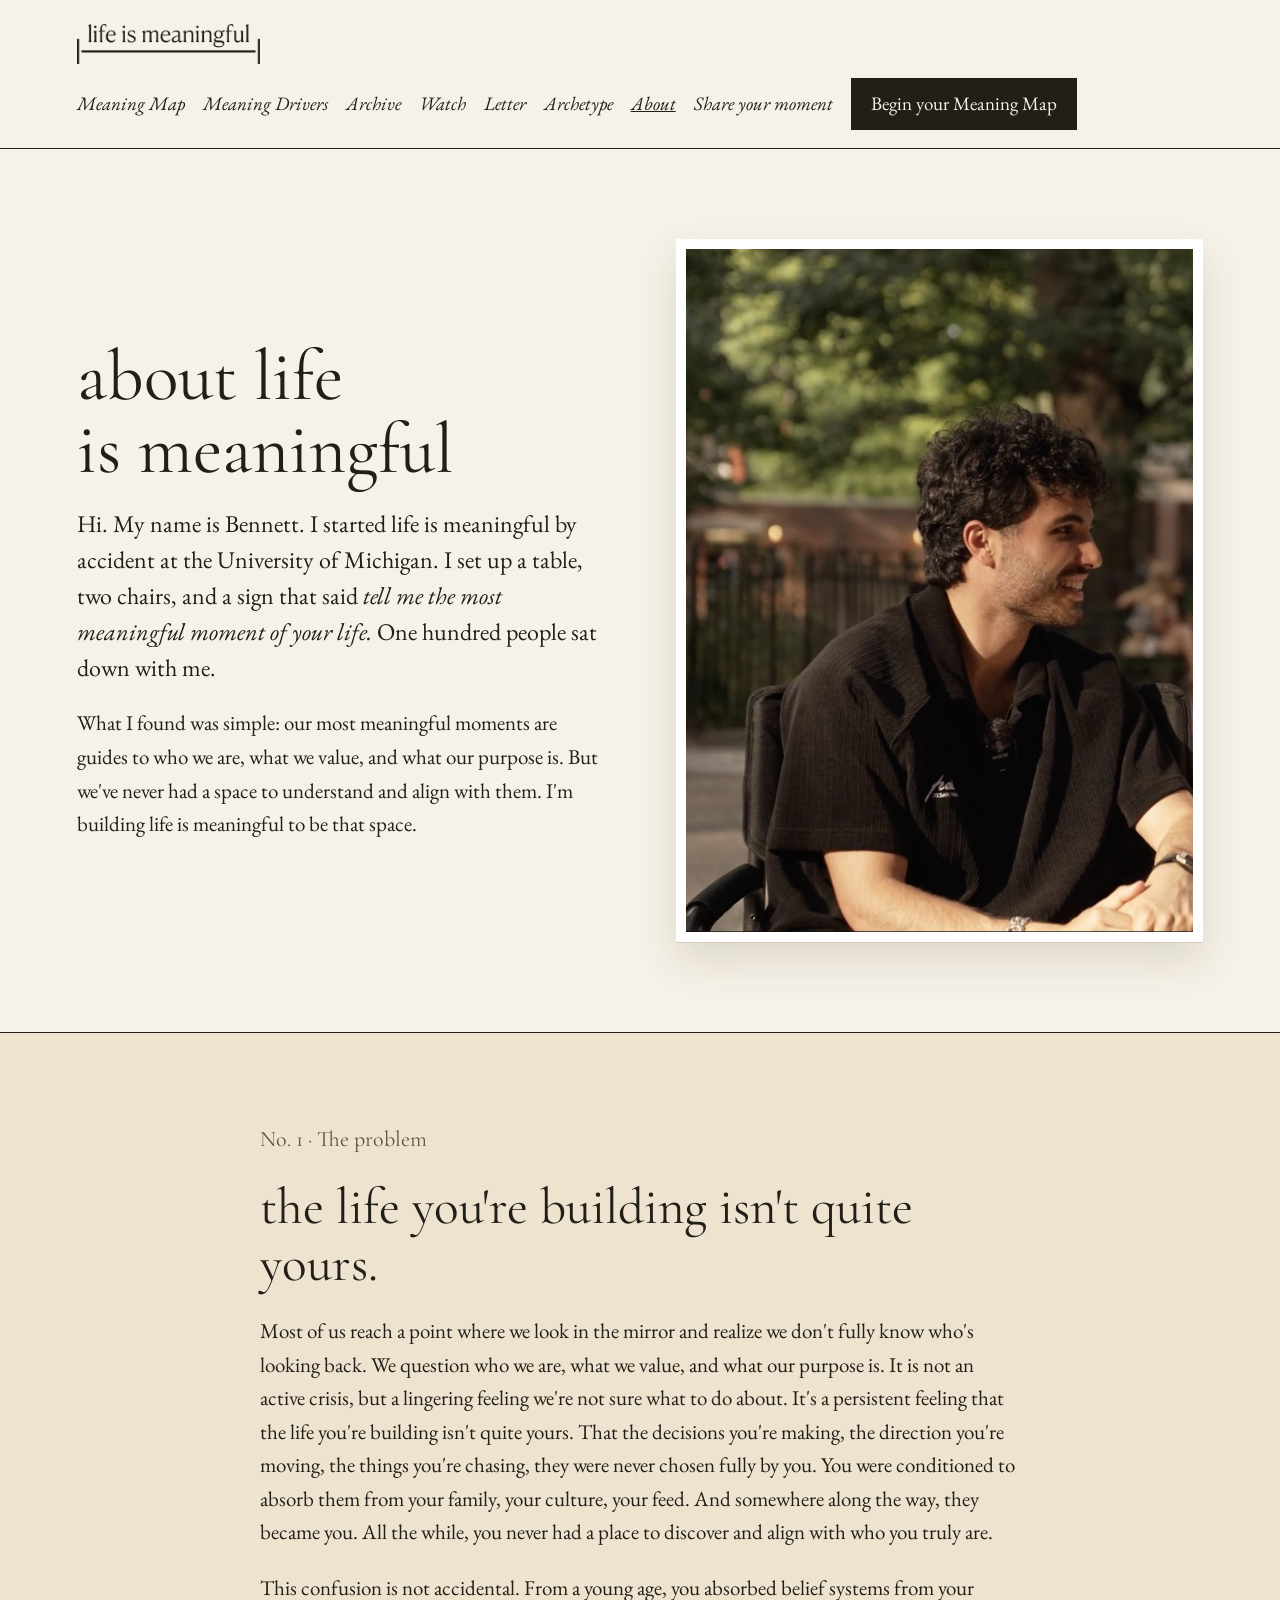
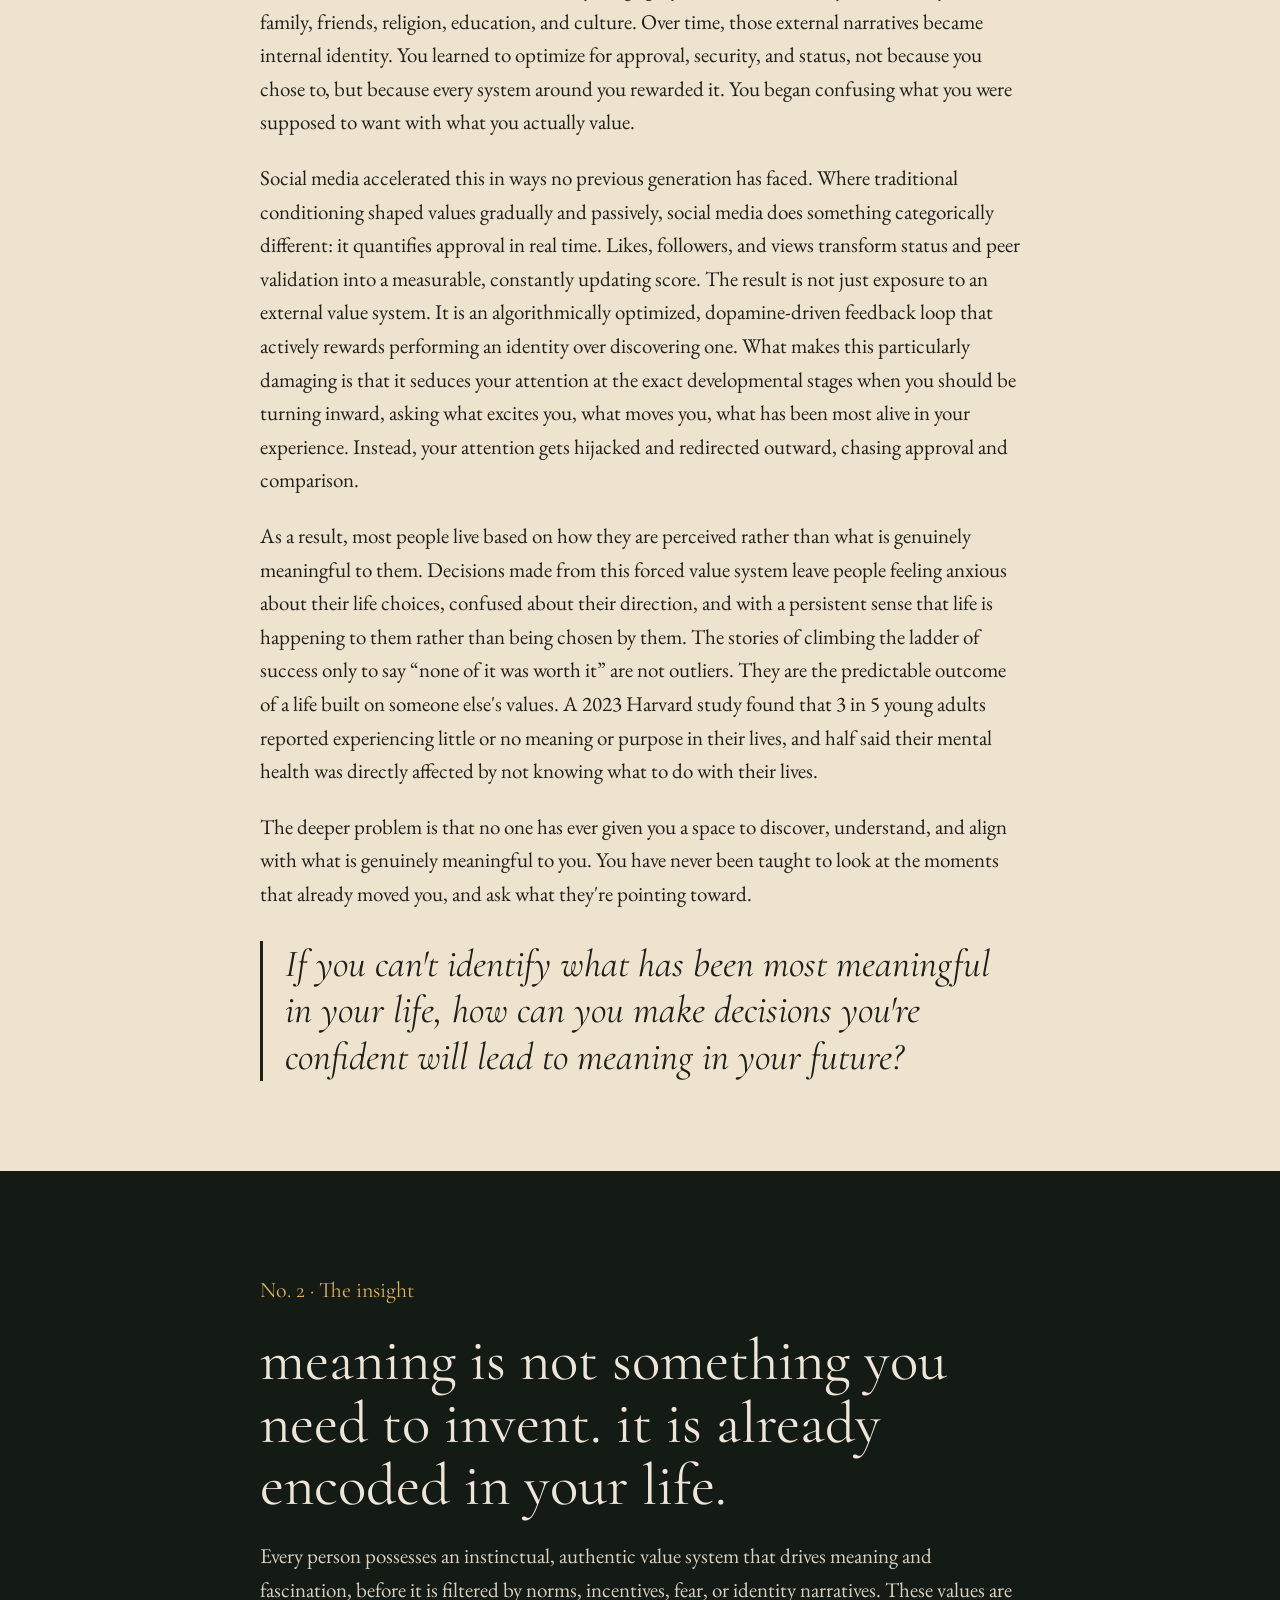
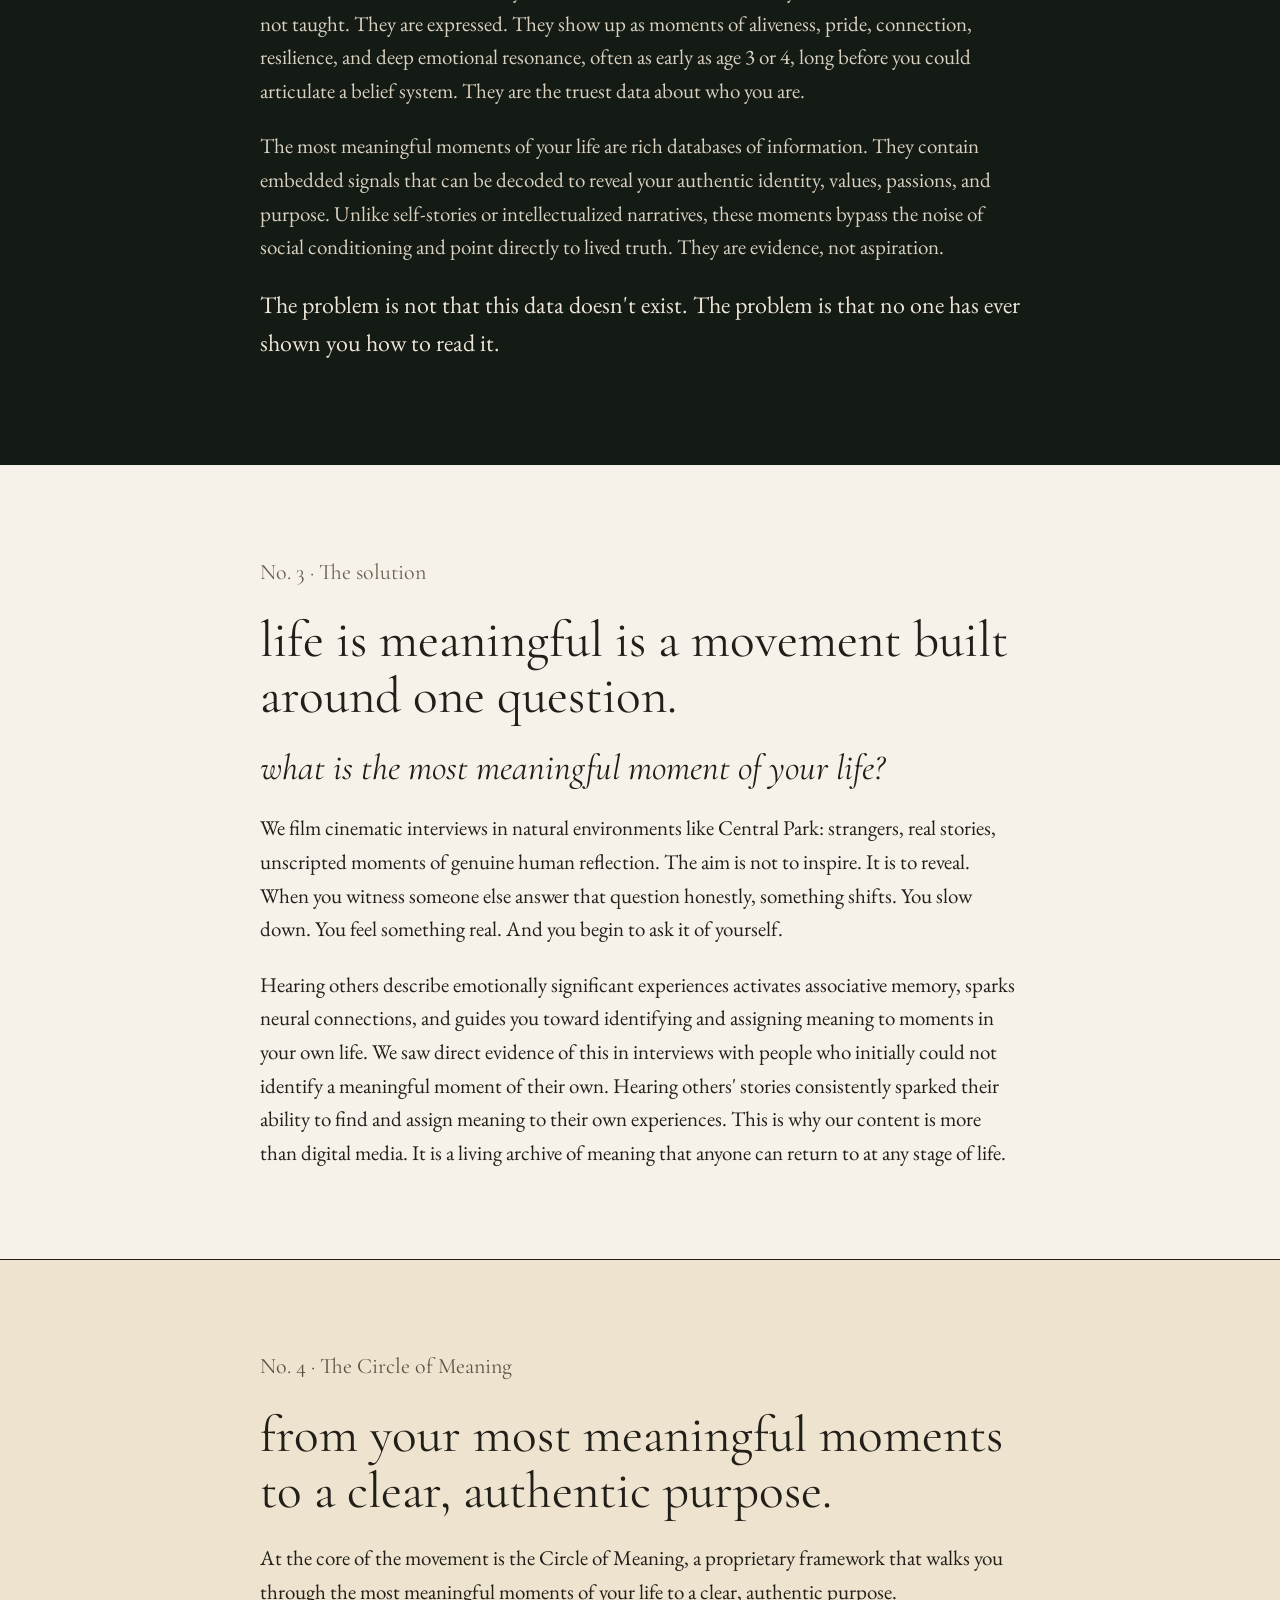
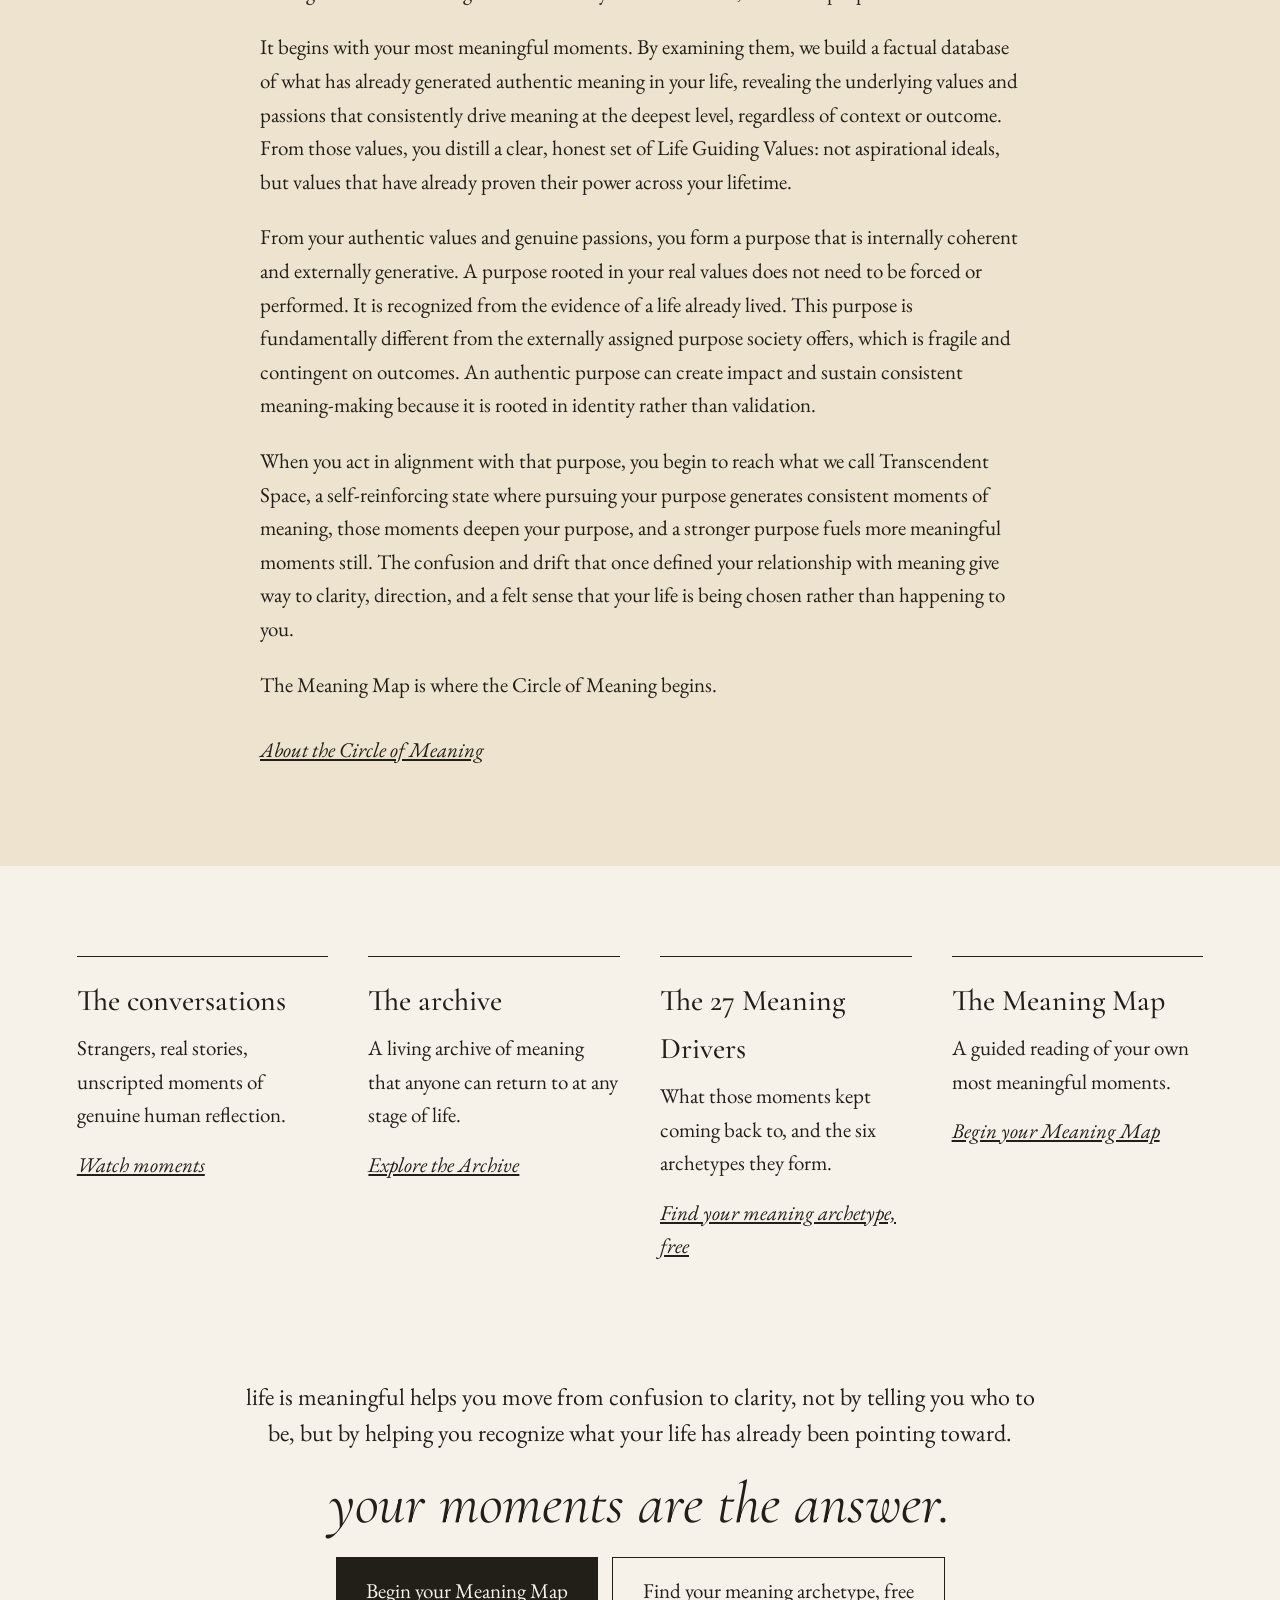
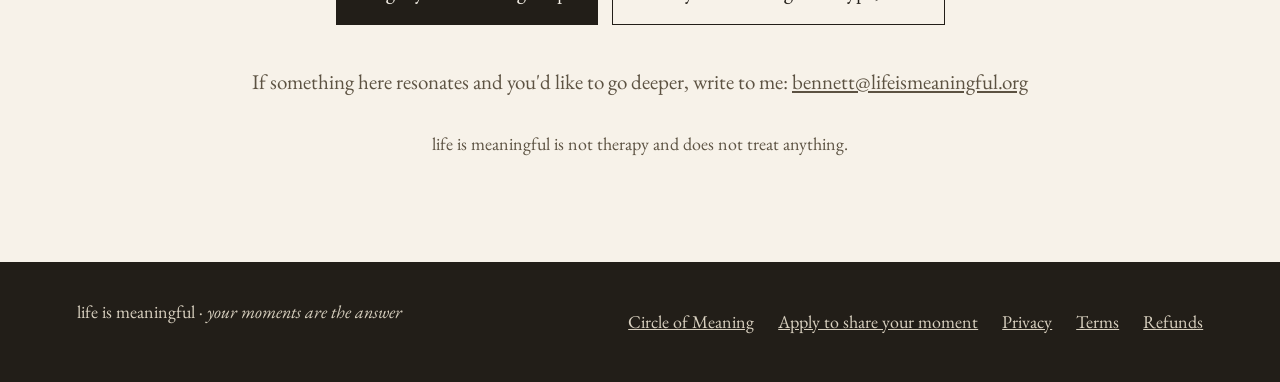
<file: about.html>
<!doctype html>
<html lang="en">
<head>
<meta charset="utf-8">
<meta name="viewport" content="width=device-width, initial-scale=1">
<title>About · life is meaningful</title>
<meta name="description" content="Why Bennett Daneshrad asks people for the most meaningful moment of their life.">
<link rel="canonical" href="https://lifeismeaningful.org/about.html">
<meta property="og:type" content="website">
<meta property="og:site_name" content="life is meaningful">
<meta property="og:title" content="About · life is meaningful">
<meta property="og:description" content="Why Bennett Daneshrad asks people for the most meaningful moment of their life.">
<meta property="og:url" content="https://lifeismeaningful.org/about.html">
<meta property="og:image" content="https://lifeismeaningful.org/assets/bella-sept.jpg">
<meta name="twitter:card" content="summary_large_image">
<link rel="icon" href="assets/logo-ink.png">
<link rel="preload" href="fonts/eb-garamond-latin-400-normal.woff2" as="font" type="font/woff2" crossorigin>
<link rel="preload" href="fonts/cormorant-garamond-latin-400-normal.woff2" as="font" type="font/woff2" crossorigin>
<link rel="stylesheet" href="site.css">
<style>
a{color:inherit}a:hover{color:#8A5A16}
.night a:hover, footer a:hover{color:#E3B25A}
</style>
</head>
<body>
<div style="font-family: 'EB Garamond', Georgia, serif; color: #221E18; background: #F7F2E9; font-size: 21px; line-height: 1.6">

<nav class="site-nav" aria-label="Main" style="display: flex; flex-wrap: wrap; gap: 8px 32px; align-items: center; justify-content: space-between; padding: 18px clamp(20px, 6vw, 96px); border-bottom: 1px solid #221E18">
<a href="./" aria-label="life is meaningful, home" style="display: flex; align-items: center; padding: 6px 0"><img src="assets/logo-ink.png" alt="life is meaningful" style="display: block; height: 40px; width: auto"></a>
<button class="menu-btn" type="button" aria-expanded="false" aria-controls="site-menu">Menu</button>
<div id="site-menu" class="menu" style="display: flex; flex-wrap: wrap; gap: 4px 18px; align-items: baseline; font-size: 19px; font-style: italic">
<a href="meaning-map.html" style="text-decoration: none; padding: 10px 0">Meaning Map</a>
<a href="meaning-drivers.html" style="text-decoration: none; padding: 10px 0">Meaning Drivers</a>
<a href="archive.html" style="text-decoration: none; padding: 10px 0">Archive</a>
<a href="watch.html" style="text-decoration: none; padding: 10px 0">Watch</a>
<a href="letter.html" style="text-decoration: none; padding: 10px 0">Letter</a>
<a href="archetype.html" style="text-decoration: none; padding: 10px 0">Archetype</a>
<a href="#top" aria-current="page" style="padding: 10px 0">About</a>
<a href="share-a-moment.html" style="text-decoration: none; padding: 10px 0">Share your moment</a>
<a href="meaning-map.html" style="font-style: normal; text-decoration: none; background: #221E18; color: #F7F2E9; padding: 11px 20px">Begin your Meaning Map</a>
</div>
</nav>

<header id="top" style="padding: clamp(56px, 7vw, 104px) clamp(20px, 6vw, 96px)">
<div style="max-width: 1128px; margin: 0 auto; display: grid; grid-template-columns: repeat(auto-fit, minmax(min(420px, 100%), 1fr)); gap: 40px 72px; align-items: center">
<div style="display: flex; flex-direction: column; gap: 20px">
<h1 style="margin: 0; font-family: 'Cormorant Garamond', Georgia, serif; font-weight: 400; font-size: clamp(46px, 5.6vw, 84px); line-height: 1.02; text-wrap: balance">about life is meaningful</h1>
<p style="margin: 0; font-size: 24px; line-height: 1.5">Hi. My name is Bennett. I started life is meaningful by accident at the University of Michigan. I set up a table, two chairs, and a sign that said <em>tell me the most meaningful moment of your life.</em> One hundred people sat down with me.</p>
<p style="margin: 0">What I found was simple: our most meaningful moments are guides to who we are, what we value, and what our purpose is. But we've never had a space to understand and align with them. I'm building life is meaningful to be that space.</p>
</div>
<img src="assets/bennett-2.jpg" alt="Bennett smiling in profile in the park in warm evening light" style="width: 100%; aspect-ratio: 3 / 4; object-fit: cover; object-position: 50% 50%; border: 10px solid #FFFFFF; box-sizing: border-box; box-shadow: 0 1px 0 #D6CCBA, 0 18px 40px rgba(60,44,16,.14)">
</div>
</header>

<section style="background: #EDE3CF; border-top: 1px solid #221E18; padding: clamp(56px, 7vw, 104px) clamp(20px, 6vw, 96px)">
<div style="max-width: 760px; margin: 0 auto; display: flex; flex-direction: column; gap: 22px">
<p style="margin: 0; font-family: 'Cormorant Garamond', Georgia, serif; font-size: 22px; color: #5C5242">No. 1 · The problem</p>
<h2 style="margin: 0; font-family: 'Cormorant Garamond', Georgia, serif; font-weight: 400; font-size: clamp(34px, 4vw, 54px); line-height: 1.1">the life you're building isn't quite yours.</h2>
<p style="margin: 0">Most of us reach a point where we look in the mirror and realize we don't fully know who's looking back. We question who we are, what we value, and what our purpose is. It is not an active crisis, but a lingering feeling we're not sure what to do about. It's a persistent feeling that the life you're building isn't quite yours. That the decisions you're making, the direction you're moving, the things you're chasing, they were never chosen fully by you. You were conditioned to absorb them from your family, your culture, your feed. And somewhere along the way, they became you. All the while, you never had a place to discover and align with who you truly are.</p>
<p style="margin: 0">This confusion is not accidental. From a young age, you absorbed belief systems from your family, friends, religion, education, and culture. Over time, those external narratives became internal identity. You learned to optimize for approval, security, and status, not because you chose to, but because every system around you rewarded it. You began confusing what you were supposed to want with what you actually value.</p>
<p style="margin: 0">Social media accelerated this in ways no previous generation has faced. Where traditional conditioning shaped values gradually and passively, social media does something categorically different: it quantifies approval in real time. Likes, followers, and views transform status and peer validation into a measurable, constantly updating score. The result is not just exposure to an external value system. It is an algorithmically optimized, dopamine-driven feedback loop that actively rewards performing an identity over discovering one. What makes this particularly damaging is that it seduces your attention at the exact developmental stages when you should be turning inward, asking what excites you, what moves you, what has been most alive in your experience. Instead, your attention gets hijacked and redirected outward, chasing approval and comparison.</p>
<p style="margin: 0">As a result, most people live based on how they are perceived rather than what is genuinely meaningful to them. Decisions made from this forced value system leave people feeling anxious about their life choices, confused about their direction, and with a persistent sense that life is happening to them rather than being chosen by them. The stories of climbing the ladder of success only to say &ldquo;none of it was worth it&rdquo; are not outliers. They are the predictable outcome of a life built on someone else's values. A 2023 Harvard study found that 3 in 5 young adults reported experiencing little or no meaning or purpose in their lives, and half said their mental health was directly affected by not knowing what to do with their lives.</p>
<p style="margin: 0">The deeper problem is that no one has ever given you a space to discover, understand, and align with what is genuinely meaningful to you. You have never been taught to look at the moments that already moved you, and ask what they're pointing toward.</p>
<p style="margin: 8px 0 0; font-family: 'Cormorant Garamond', Georgia, serif; font-style: italic; font-size: clamp(28px, 3vw, 40px); line-height: 1.22; border-left: 3px solid #221E18; padding-left: 22px">If you can't identify what has been most meaningful in your life, how can you make decisions you're confident will lead to meaning in your future?</p>
</div>
</section>

<section class="night" style="background: #141A14; color: #EDE6D8; padding: clamp(64px, 8vw, 120px) clamp(20px, 6vw, 96px)">
<div style="max-width: 760px; margin: 0 auto; display: flex; flex-direction: column; gap: 22px">
<p style="margin: 0; font-family: 'Cormorant Garamond', Georgia, serif; font-size: 22px; color: #E3B25A">No. 2 · The insight</p>
<h2 style="margin: 0; font-family: 'Cormorant Garamond', Georgia, serif; font-weight: 400; font-size: clamp(38px, 4.6vw, 64px); line-height: 1.06">meaning is not something you need to invent. it is already encoded in your life.</h2>
<p style="margin: 0; color: #D9D1C0">Every person possesses an instinctual, authentic value system that drives meaning and fascination, before it is filtered by norms, incentives, fear, or identity narratives. These values are not taught. They are expressed. They show up as moments of aliveness, pride, connection, resilience, and deep emotional resonance, often as early as age 3 or 4, long before you could articulate a belief system. They are the truest data about who you are.</p>
<p style="margin: 0; color: #D9D1C0">The most meaningful moments of your life are rich databases of information. They contain embedded signals that can be decoded to reveal your authentic identity, values, passions, and purpose. Unlike self-stories or intellectualized narratives, these moments bypass the noise of social conditioning and point directly to lived truth. They are evidence, not aspiration.</p>
<p style="margin: 0; font-size: 24px">The problem is not that this data doesn't exist. The problem is that no one has ever shown you how to read it.</p>
</div>
</section>

<section style="padding: clamp(56px, 7vw, 104px) clamp(20px, 6vw, 96px)">
<div style="max-width: 760px; margin: 0 auto; display: flex; flex-direction: column; gap: 22px">
<p style="margin: 0; font-family: 'Cormorant Garamond', Georgia, serif; font-size: 22px; color: #6A5F4E">No. 3 · The solution</p>
<h2 style="margin: 0; font-family: 'Cormorant Garamond', Georgia, serif; font-weight: 400; font-size: clamp(34px, 4vw, 54px); line-height: 1.1">life is meaningful is a movement built around one question.</h2>
<p style="margin: 0; font-family: 'Cormorant Garamond', Georgia, serif; font-style: italic; font-size: clamp(26px, 2.8vw, 36px); line-height: 1.2">what is the most meaningful moment of your life?</p>
<p style="margin: 0">We film cinematic interviews in natural environments like Central Park: strangers, real stories, unscripted moments of genuine human reflection. The aim is not to inspire. It is to reveal. When you witness someone else answer that question honestly, something shifts. You slow down. You feel something real. And you begin to ask it of yourself.</p>
<p style="margin: 0">Hearing others describe emotionally significant experiences activates associative memory, sparks neural connections, and guides you toward identifying and assigning meaning to moments in your own life. We saw direct evidence of this in interviews with people who initially could not identify a meaningful moment of their own. Hearing others' stories consistently sparked their ability to find and assign meaning to their own experiences. This is why our content is more than digital media. It is a living archive of meaning that anyone can return to at any stage of life.</p>
</div>
</section>

<section style="background: #EDE3CF; border-top: 1px solid #221E18; padding: clamp(56px, 7vw, 104px) clamp(20px, 6vw, 96px)">
<div style="max-width: 760px; margin: 0 auto; display: flex; flex-direction: column; gap: 22px">
<p style="margin: 0; font-family: 'Cormorant Garamond', Georgia, serif; font-size: 22px; color: #5C5242">No. 4 · The Circle of Meaning</p>
<h2 style="margin: 0; font-family: 'Cormorant Garamond', Georgia, serif; font-weight: 400; font-size: clamp(34px, 4vw, 54px); line-height: 1.1">from your most meaningful moments to a clear, authentic purpose.</h2>
<p style="margin: 0">At the core of the movement is the Circle of Meaning, a proprietary framework that walks you through the most meaningful moments of your life to a clear, authentic purpose.</p>
<p style="margin: 0">It begins with your most meaningful moments. By examining them, we build a factual database of what has already generated authentic meaning in your life, revealing the underlying values and passions that consistently drive meaning at the deepest level, regardless of context or outcome. From those values, you distill a clear, honest set of Life Guiding Values: not aspirational ideals, but values that have already proven their power across your lifetime.</p>
<p style="margin: 0">From your authentic values and genuine passions, you form a purpose that is internally coherent and externally generative. A purpose rooted in your real values does not need to be forced or performed. It is recognized from the evidence of a life already lived. This purpose is fundamentally different from the externally assigned purpose society offers, which is fragile and contingent on outcomes. An authentic purpose can create impact and sustain consistent meaning-making because it is rooted in identity rather than validation.</p>
<p style="margin: 0">When you act in alignment with that purpose, you begin to reach what we call Transcendent Space, a self-reinforcing state where pursuing your purpose generates consistent moments of meaning, those moments deepen your purpose, and a stronger purpose fuels more meaningful moments still. The confusion and drift that once defined your relationship with meaning give way to clarity, direction, and a felt sense that your life is being chosen rather than happening to you.</p>
<p style="margin: 0">The Meaning Map is where the Circle of Meaning begins.</p>
<a href="circle-of-meaning.html" style="font-style: italic; padding: 10px 0; align-self: flex-start">About the Circle of Meaning</a>
</div>
</section>

<section style="padding: clamp(56px, 7vw, 104px) clamp(20px, 6vw, 96px) 0">
<div style="max-width: 1128px; margin: 0 auto">
<ul style="list-style: none; margin: 0; padding: 0; display: grid; grid-template-columns: repeat(auto-fit, minmax(min(240px, 100%), 1fr)); gap: 24px 40px">
<li style="border-top: 1px solid #221E18; padding: 20px 0 4px; display: flex; flex-direction: column; gap: 6px">
<h3 style="margin: 0; font-family: 'Cormorant Garamond', Georgia, serif; font-weight: 500; font-size: 30px">The conversations</h3>
<p style="margin: 0">Strangers, real stories, unscripted moments of genuine human reflection.</p>
<a href="watch.html" style="font-style: italic; padding: 10px 0; align-self: flex-start">Watch moments</a>
</li>
<li style="border-top: 1px solid #221E18; padding: 20px 0 4px; display: flex; flex-direction: column; gap: 6px">
<h3 style="margin: 0; font-family: 'Cormorant Garamond', Georgia, serif; font-weight: 500; font-size: 30px">The archive</h3>
<p style="margin: 0">A living archive of meaning that anyone can return to at any stage of life.</p>
<a href="archive.html" style="font-style: italic; padding: 10px 0; align-self: flex-start">Explore the Archive</a>
</li>
<li style="border-top: 1px solid #221E18; padding: 20px 0 4px; display: flex; flex-direction: column; gap: 6px">
<h3 style="margin: 0; font-family: 'Cormorant Garamond', Georgia, serif; font-weight: 500; font-size: 30px">The 27 Meaning Drivers</h3>
<p style="margin: 0">What those moments kept coming back to, and the six archetypes they form.</p>
<a href="archetype.html" style="font-style: italic; padding: 10px 0; align-self: flex-start">Find your meaning archetype, free</a>
</li>
<li style="border-top: 1px solid #221E18; padding: 20px 0 4px; display: flex; flex-direction: column; gap: 6px">
<h3 style="margin: 0; font-family: 'Cormorant Garamond', Georgia, serif; font-weight: 500; font-size: 30px">The Meaning Map</h3>
<p style="margin: 0">A guided reading of your own most meaningful moments.</p>
<a href="meaning-map.html" style="font-style: italic; padding: 10px 0; align-self: flex-start">Begin your Meaning Map</a>
</li>
</ul>
</div>
</section>

<section style="padding: clamp(64px, 8vw, 120px) clamp(20px, 6vw, 96px)">
<div style="max-width: 820px; margin: 0 auto; display: flex; flex-direction: column; gap: 22px; align-items: center; text-align: center">
<p style="margin: 0; font-size: 24px; line-height: 1.5">life is meaningful helps you move from confusion to clarity, not by telling you who to be, but by helping you recognize what your life has already been pointing toward.</p>
<p style="margin: 0; font-family: 'Cormorant Garamond', Georgia, serif; font-style: italic; font-size: clamp(38px, 4.6vw, 64px); line-height: 1.05">your moments are the answer.</p>
<div style="display: flex; flex-wrap: wrap; gap: 14px; justify-content: center">
<a href="meaning-map.html" style="text-decoration: none; background: #221E18; color: #F7F2E9; padding: 17px 30px">Begin your Meaning Map</a>
<a href="archetype.html" style="text-decoration: none; border: 1px solid #221E18; padding: 16px 30px">Find your meaning archetype, free</a>
</div>
<p style="margin: 8px 0 0; color: #5C5242">If something here resonates and you'd like to go deeper, write to me: <a href="mailto:bennett@lifeismeaningful.org" style="display: inline-block; padding: 10px 0">bennett@lifeismeaningful.org</a></p>
<p style="margin: 0; font-size: 18px; color: #5C5242">life is meaningful is not therapy and does not treat anything.</p>
</div>
</section>

<footer style="background: #221E18; padding: 36px clamp(20px, 6vw, 96px); display: flex; flex-wrap: wrap; gap: 8px 32px; justify-content: space-between; font-size: 18px; color: #D9D1C0">
<span>life is meaningful · <em>your moments are the answer</em></span>
<div style="display: flex; flex-wrap: wrap; gap: 0 24px">
<a href="circle-of-meaning.html" style="padding: 10px 0">Circle of Meaning</a><a href="share-a-moment.html" style="padding: 10px 0">Apply to share your moment</a><a href="legal.html#privacy" style="padding: 10px 0">Privacy</a><a href="legal.html#terms" style="padding: 10px 0">Terms</a><a href="legal.html#refunds" style="padding: 10px 0">Refunds</a>
</div>
</footer>
</div>
<script src="site.js"></script>
</body>
</html>
</file>
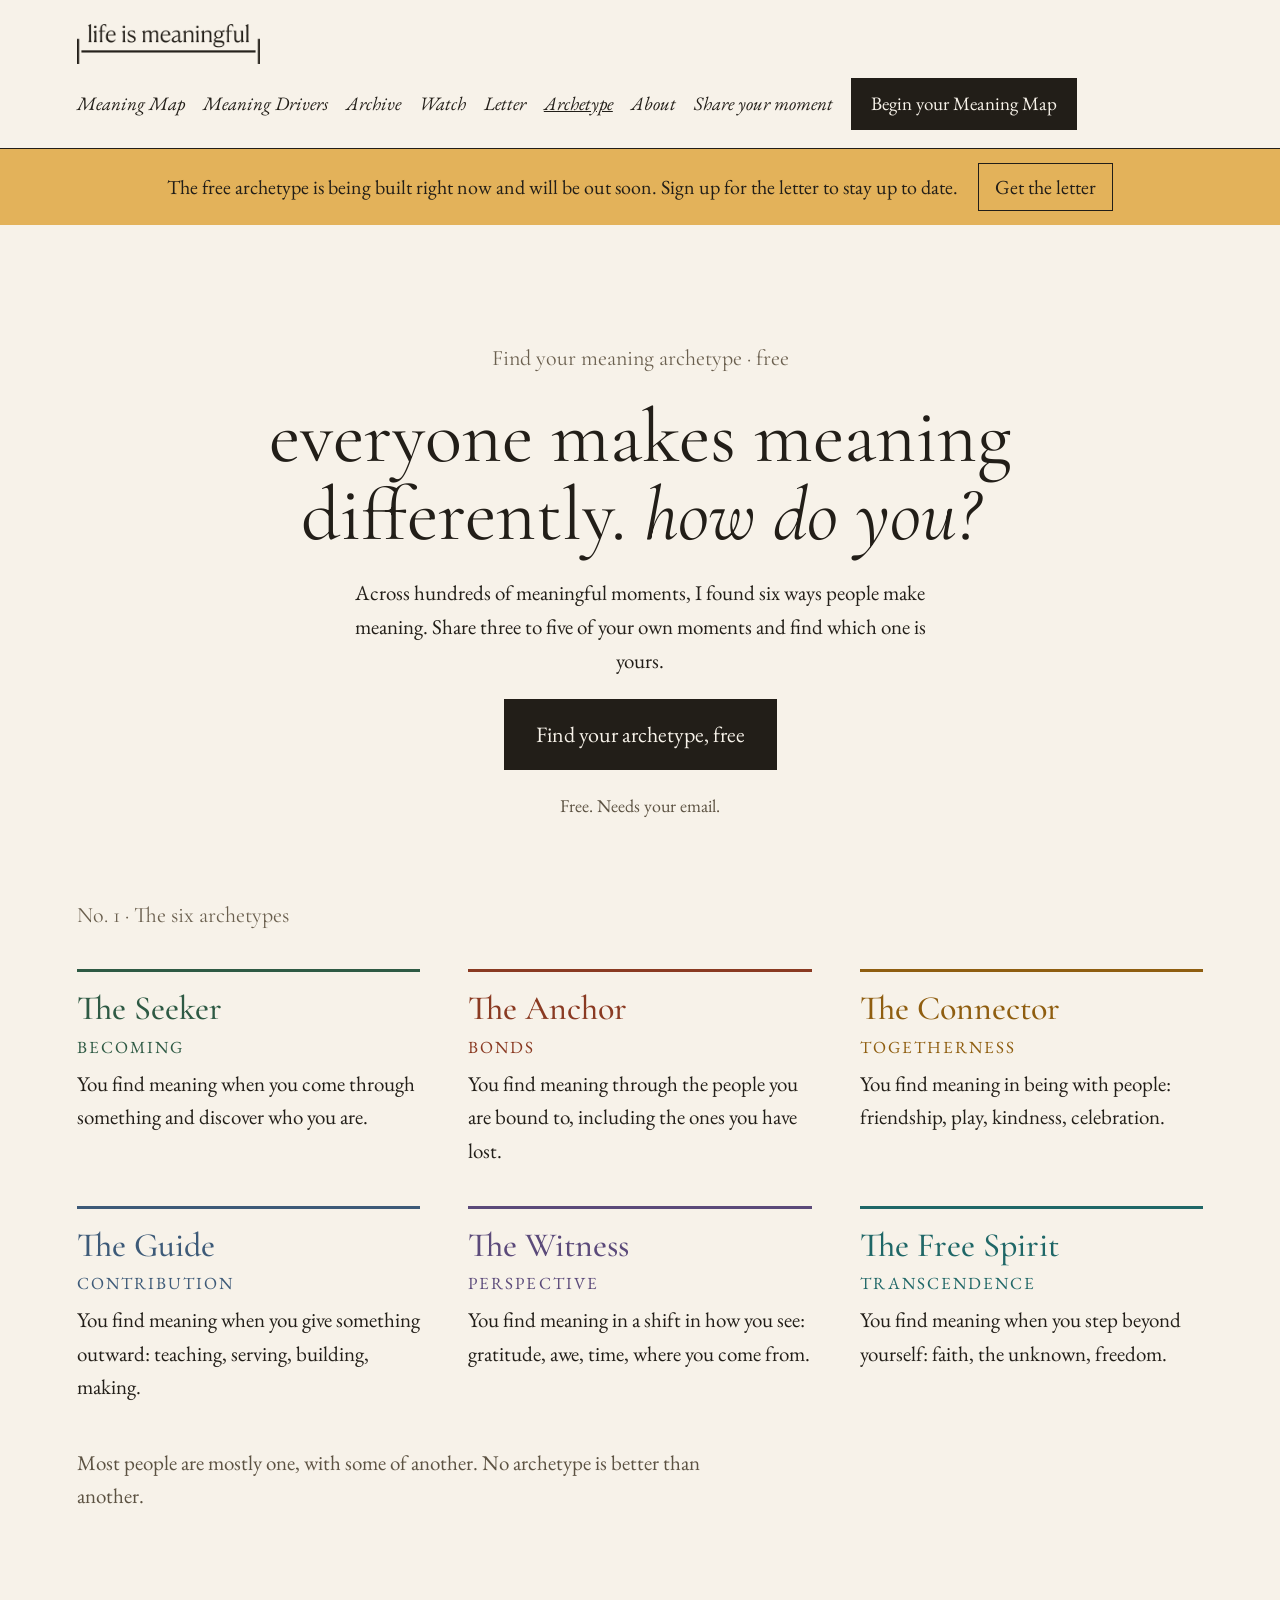
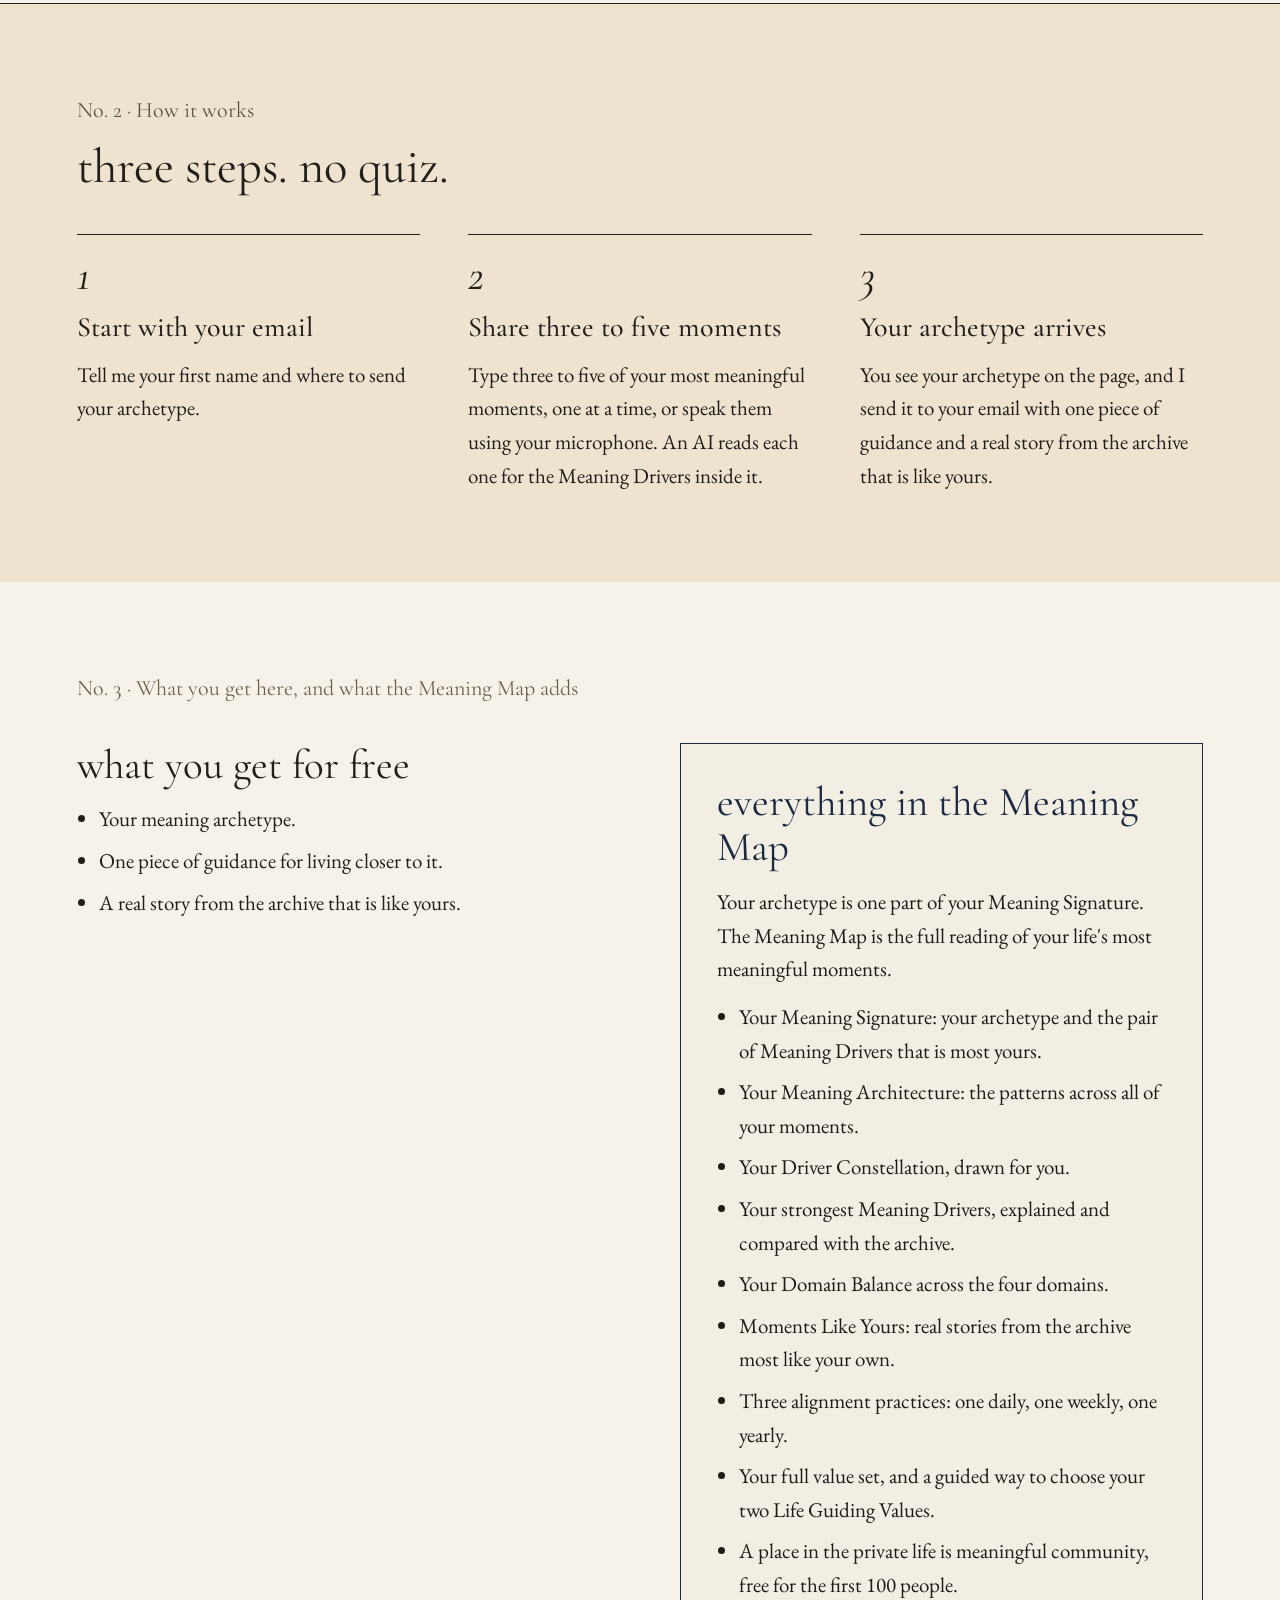
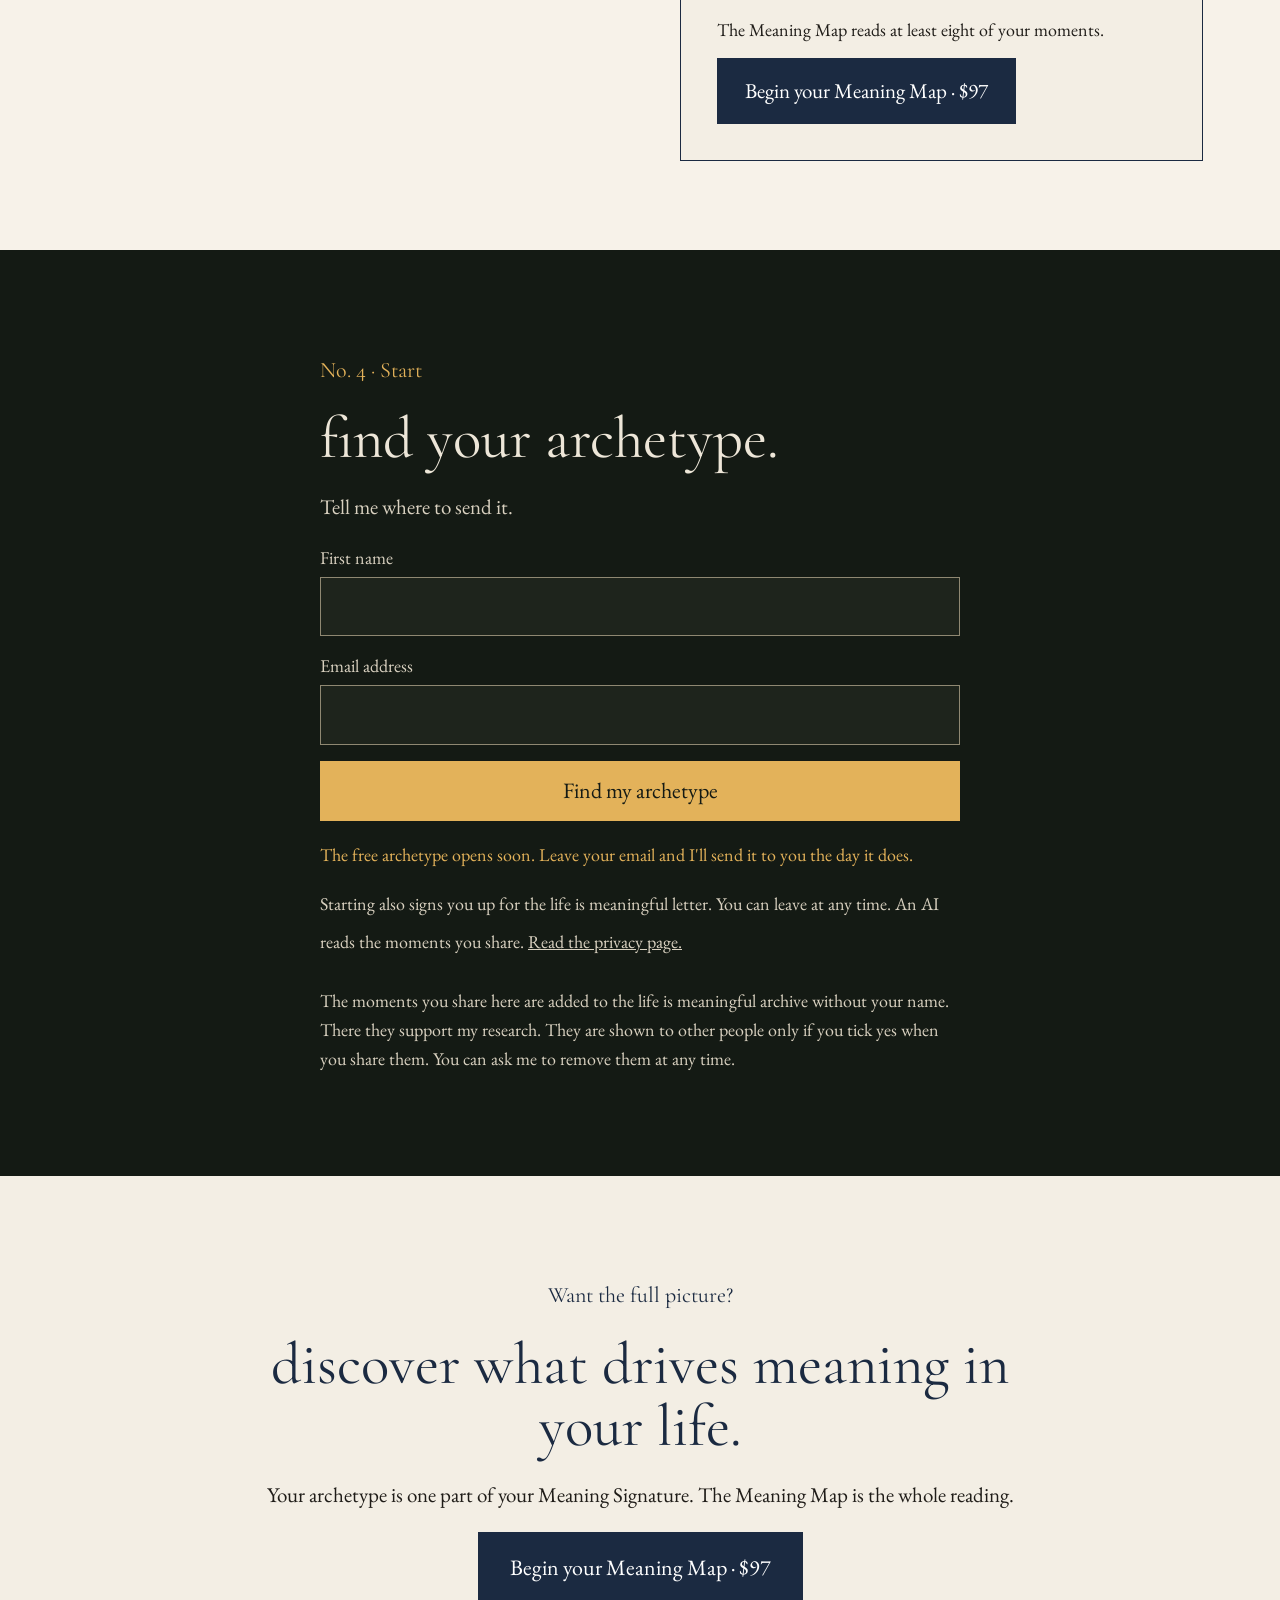
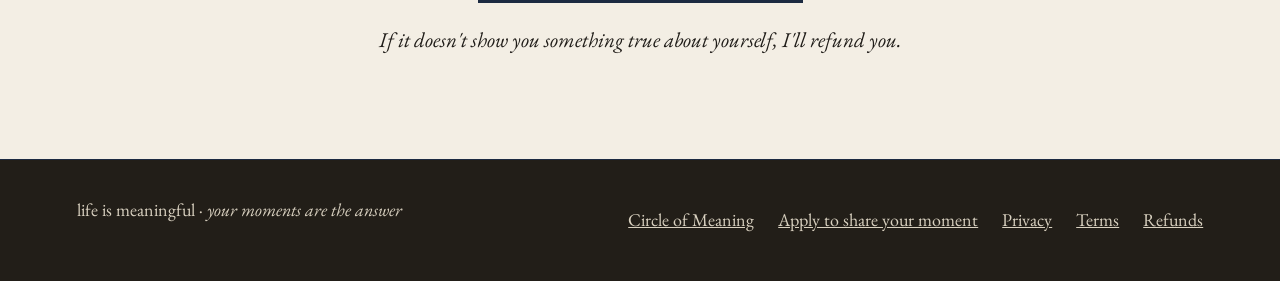
<file: archetype.html>
<!doctype html>
<html lang="en">
<head>
<meta charset="utf-8">
<meta name="viewport" content="width=device-width, initial-scale=1">
<title>Find your meaning archetype · life is meaningful</title>
<meta name="description" content="Six ways people make meaning. Share three to five of your own moments and find which one is yours.">
<link rel="canonical" href="https://lifeismeaningful.org/archetype.html">
<meta property="og:type" content="website">
<meta property="og:site_name" content="life is meaningful">
<meta property="og:title" content="Find your meaning archetype · life is meaningful">
<meta property="og:description" content="Six ways people make meaning. Share three to five of your own moments and find which one is yours.">
<meta property="og:url" content="https://lifeismeaningful.org/archetype.html">
<meta property="og:image" content="https://lifeismeaningful.org/assets/bella-sept.jpg">
<meta name="twitter:card" content="summary_large_image">
<link rel="icon" href="assets/logo-ink.png">
<link rel="preload" href="fonts/eb-garamond-latin-400-normal.woff2" as="font" type="font/woff2" crossorigin>
<link rel="preload" href="fonts/cormorant-garamond-latin-400-normal.woff2" as="font" type="font/woff2" crossorigin>
<link rel="stylesheet" href="site.css">
<style>
a{color:inherit}a:hover{color:#8A5A16}
footer a:hover{color:#E3B25A}
</style>
</head>
<body>
<div style="font-family: 'EB Garamond', Georgia, serif; color: #221E18; background: #F7F2E9; font-size: 21px; line-height: 1.6">

<nav class="site-nav" aria-label="Main" style="display: flex; flex-wrap: wrap; gap: 8px 32px; align-items: center; justify-content: space-between; padding: 18px clamp(20px, 6vw, 96px); border-bottom: 1px solid #221E18">
<a href="./" aria-label="life is meaningful, home" style="display: flex; align-items: center; padding: 6px 0"><img src="assets/logo-ink.png" alt="life is meaningful" style="display: block; height: 40px; width: auto"></a>
<button class="menu-btn" type="button" aria-expanded="false" aria-controls="site-menu">Menu</button>
<div id="site-menu" class="menu" style="display: flex; flex-wrap: wrap; gap: 4px 18px; align-items: baseline; font-size: 19px; font-style: italic">
<a href="meaning-map.html" style="text-decoration: none; padding: 10px 0">Meaning Map</a>
<a href="meaning-drivers.html" style="text-decoration: none; padding: 10px 0">Meaning Drivers</a>
<a href="archive.html" style="text-decoration: none; padding: 10px 0">Archive</a>
<a href="watch.html" style="text-decoration: none; padding: 10px 0">Watch</a>
<a href="letter.html" style="text-decoration: none; padding: 10px 0">Letter</a>
<a href="#top" aria-current="page" style="padding: 10px 0">Archetype</a>
<a href="about.html" style="text-decoration: none; padding: 10px 0">About</a>
<a href="share-a-moment.html" style="text-decoration: none; padding: 10px 0">Share your moment</a>
<a href="meaning-map.html" style="font-style: normal; text-decoration: none; background: #221E18; color: #F7F2E9; padding: 11px 20px">Begin your Meaning Map</a>
</div>
</nav>
<div role="note" style="background: #E3B25A; color: #221E18; padding: 14px clamp(20px, 6vw, 96px); display: flex; flex-wrap: wrap; gap: 8px 20px; align-items: center; justify-content: center; text-align: center; font-size: 20px"><span>The free archetype is being built right now and will be out soon. Sign up for the letter to stay up to date.</span><a href="letter.html" style="color: #221E18; border: 1px solid #221E18; padding: 7px 16px; text-decoration: none; white-space: nowrap">Get the letter</a></div>

<header id="top" style="padding: clamp(64px, 9vw, 128px) clamp(20px, 6vw, 96px) clamp(48px, 6vw, 80px)">
<div style="max-width: 900px; margin: 0 auto; display: flex; flex-direction: column; gap: 22px; align-items: center; text-align: center">
<p style="margin: 0; font-family: 'Cormorant Garamond', Georgia, serif; font-size: 22px; color: #6A5F4E">Find your meaning archetype · free</p>
<h1 style="margin: 0; font-family: 'Cormorant Garamond', Georgia, serif; font-weight: 400; font-size: clamp(46px, 6vw, 88px); line-height: 1.02; text-wrap: balance">everyone makes meaning differently. <em>how do you?</em></h1>
<p style="margin: 0; max-width: 620px">Across hundreds of meaningful moments, I found six ways people make meaning. Share three to five of your own moments and find which one is yours.</p>
<a href="#start" style="text-decoration: none; background: #221E18; color: #F7F2E9; padding: 18px 32px; font-size: 22px">Find your archetype, free</a>
<p style="margin: 0; font-size: 18px; color: #5C5242">Free. Needs your email.</p>
</div>
</header>

<section style="padding: 0 clamp(20px, 6vw, 96px) clamp(56px, 7vw, 104px)">
<div style="max-width: 1128px; margin: 0 auto; display: flex; flex-direction: column; gap: 36px">
<h2 style="margin: 0; font-family: 'Cormorant Garamond', Georgia, serif; font-weight: 400; font-size: 22px; color: #6A5F4E">No. 1 · The six archetypes</h2>
<ul style="list-style: none; margin: 0; padding: 0; display: grid; grid-template-columns: repeat(auto-fit, minmax(min(300px, 100%), 1fr)); gap: 32px 48px">
<li style="border-top: 3px solid #2E5A44; padding: 18px 0 6px; display: flex; flex-direction: column; gap: 6px">
<h3 style="margin: 0; font-family: 'Cormorant Garamond', Georgia, serif; font-weight: 500; font-size: 34px; line-height: 1.1; color: #2E5A44">The Seeker</h3>
<p style="margin: 0; font-size: 17px; letter-spacing: .12em; text-transform: uppercase; color: #2E5A44">Becoming</p>
<p style="margin: 0">You find meaning when you come through something and discover who you are.</p>
</li>
<li style="border-top: 3px solid #8A3A22; padding: 18px 0 6px; display: flex; flex-direction: column; gap: 6px">
<h3 style="margin: 0; font-family: 'Cormorant Garamond', Georgia, serif; font-weight: 500; font-size: 34px; line-height: 1.1; color: #8A3A22">The Anchor</h3>
<p style="margin: 0; font-size: 17px; letter-spacing: .12em; text-transform: uppercase; color: #8A3A22">Bonds</p>
<p style="margin: 0">You find meaning through the people you are bound to, including the ones you have lost.</p>
</li>
<li style="border-top: 3px solid #8F5E10; padding: 18px 0 6px; display: flex; flex-direction: column; gap: 6px">
<h3 style="margin: 0; font-family: 'Cormorant Garamond', Georgia, serif; font-weight: 500; font-size: 34px; line-height: 1.1; color: #8F5E10">The Connector</h3>
<p style="margin: 0; font-size: 17px; letter-spacing: .12em; text-transform: uppercase; color: #8F5E10">Togetherness</p>
<p style="margin: 0">You find meaning in being with people: friendship, play, kindness, celebration.</p>
</li>
<li style="border-top: 3px solid #3D5A78; padding: 18px 0 6px; display: flex; flex-direction: column; gap: 6px">
<h3 style="margin: 0; font-family: 'Cormorant Garamond', Georgia, serif; font-weight: 500; font-size: 34px; line-height: 1.1; color: #3D5A78">The Guide</h3>
<p style="margin: 0; font-size: 17px; letter-spacing: .12em; text-transform: uppercase; color: #3D5A78">Contribution</p>
<p style="margin: 0">You find meaning when you give something outward: teaching, serving, building, making.</p>
</li>
<li style="border-top: 3px solid #5B4A7A; padding: 18px 0 6px; display: flex; flex-direction: column; gap: 6px">
<h3 style="margin: 0; font-family: 'Cormorant Garamond', Georgia, serif; font-weight: 500; font-size: 34px; line-height: 1.1; color: #5B4A7A">The Witness</h3>
<p style="margin: 0; font-size: 17px; letter-spacing: .12em; text-transform: uppercase; color: #5B4A7A">Perspective</p>
<p style="margin: 0">You find meaning in a shift in how you see: gratitude, awe, time, where you come from.</p>
</li>
<li style="border-top: 3px solid #1F6767; padding: 18px 0 6px; display: flex; flex-direction: column; gap: 6px">
<h3 style="margin: 0; font-family: 'Cormorant Garamond', Georgia, serif; font-weight: 500; font-size: 34px; line-height: 1.1; color: #1F6767">The Free Spirit</h3>
<p style="margin: 0; font-size: 17px; letter-spacing: .12em; text-transform: uppercase; color: #1F6767">Transcendence</p>
<p style="margin: 0">You find meaning when you step beyond yourself: faith, the unknown, freedom.</p>
</li>
</ul>
<p style="margin: 0; max-width: 640px; color: #5C5242">Most people are mostly one, with some of another. No archetype is better than another.</p>
</div>
</section>

<section style="background: #EDE3CF; border-top: 1px solid #221E18; padding: clamp(56px, 7vw, 104px) clamp(20px, 6vw, 96px)">
<div style="max-width: 1128px; margin: 0 auto; display: flex; flex-direction: column; gap: 40px">
<div style="display: flex; flex-direction: column; gap: 12px">
<p style="margin: 0; font-family: 'Cormorant Garamond', Georgia, serif; font-size: 22px; color: #5C5242">No. 2 · How it works</p>
<h2 style="margin: 0; font-family: 'Cormorant Garamond', Georgia, serif; font-weight: 400; font-size: clamp(34px, 3.8vw, 52px); line-height: 1.1">three steps. no quiz.</h2>
</div>
<ol style="list-style: none; margin: 0; padding: 0; display: grid; grid-template-columns: repeat(auto-fit, minmax(min(280px, 100%), 1fr)); gap: 32px 48px">
<li style="display: flex; flex-direction: column; gap: 8px; border-top: 1px solid #221E18; padding-top: 18px"><p style="margin: 0; font-family: 'Cormorant Garamond', Georgia, serif; font-style: italic; font-size: 44px; line-height: 1">1</p><h3 style="margin: 0; font-family: 'Cormorant Garamond', Georgia, serif; font-weight: 500; font-size: 28px">Start with your email</h3><p style="margin: 0">Tell me your first name and where to send your archetype.</p></li>
<li style="display: flex; flex-direction: column; gap: 8px; border-top: 1px solid #221E18; padding-top: 18px"><p style="margin: 0; font-family: 'Cormorant Garamond', Georgia, serif; font-style: italic; font-size: 44px; line-height: 1">2</p><h3 style="margin: 0; font-family: 'Cormorant Garamond', Georgia, serif; font-weight: 500; font-size: 28px">Share three to five moments</h3><p style="margin: 0">Type three to five of your most meaningful moments, one at a time, or speak them using your microphone. An AI reads each one for the Meaning Drivers inside it.</p></li>
<li style="display: flex; flex-direction: column; gap: 8px; border-top: 1px solid #221E18; padding-top: 18px"><p style="margin: 0; font-family: 'Cormorant Garamond', Georgia, serif; font-style: italic; font-size: 44px; line-height: 1">3</p><h3 style="margin: 0; font-family: 'Cormorant Garamond', Georgia, serif; font-weight: 500; font-size: 28px">Your archetype arrives</h3><p style="margin: 0">You see your archetype on the page, and I send it to your email with one piece of guidance and a real story from the archive that is like yours.</p></li>
</ol>
</div>
</section>

<section style="padding: clamp(56px, 7vw, 104px) clamp(20px, 6vw, 96px)">
<div style="max-width: 1128px; margin: 0 auto; display: flex; flex-direction: column; gap: 36px">
<p style="margin: 0; font-family: 'Cormorant Garamond', Georgia, serif; font-size: 22px; color: #6A5F4E">No. 3 · What you get here, and what the Meaning Map adds</p>
<div style="display: grid; grid-template-columns: repeat(auto-fit, minmax(min(420px, 100%), 1fr)); gap: 40px 80px">
<div style="display: flex; flex-direction: column; gap: 14px">
<h2 style="margin: 0; font-family: 'Cormorant Garamond', Georgia, serif; font-weight: 400; font-size: clamp(30px, 3.2vw, 42px); line-height: 1.12">what you get for free</h2>
<ul style="margin: 0; padding: 0 0 0 22px; display: flex; flex-direction: column; gap: 8px">
<li>Your meaning archetype.</li>
<li>One piece of guidance for living closer to it.</li>
<li>A real story from the archive that is like yours.</li>
</ul>
</div>
<div style="display: flex; flex-direction: column; gap: 14px; background: #F3EEE4; border: 1px solid #1B2A41; padding: clamp(22px, 3vw, 36px); color: #1F1C18">
<h2 style="margin: 0; font-family: 'Cormorant Garamond', Georgia, serif; font-weight: 400; font-size: clamp(30px, 3.2vw, 42px); line-height: 1.12; color: #1B2A41">everything in the Meaning Map</h2>
<p style="margin: 0">Your archetype is one part of your Meaning Signature. The Meaning Map is the full reading of your life's most meaningful moments.</p>
<ul style="margin: 0; padding: 0 0 0 22px; display: flex; flex-direction: column; gap: 8px">
<li>Your Meaning Signature: your archetype and the pair of Meaning Drivers that is most yours.</li>
<li>Your Meaning Architecture: the patterns across all of your moments.</li>
<li>Your Driver Constellation, drawn for you.</li>
<li>Your strongest Meaning Drivers, explained and compared with the archive.</li>
<li>Your Domain Balance across the four domains.</li>
<li>Moments Like Yours: real stories from the archive most like your own.</li>
<li>Three alignment practices: one daily, one weekly, one yearly.</li>
<li>Your full value set, and a guided way to choose your two Life Guiding Values.</li>
<li>A place in the private life is meaningful community, free for the first 100 people.</li>
</ul>
<p style="margin: 0; font-size: 18px">The Meaning Map reads at least eight of your moments.</p>
<a href="meaning-map.html" style="align-self: flex-start; text-decoration: none; background: #1B2A41; color: #FFFFFF; padding: 16px 28px">Begin your Meaning Map · $97</a>
</div>
</div>
</div>
</section>

<section id="start" style="background: #141A14; color: #EDE6D8; padding: clamp(64px, 8vw, 120px) clamp(20px, 6vw, 96px)">
<div style="max-width: 640px; margin: 0 auto; display: flex; flex-direction: column; gap: 20px">
<p style="margin: 0; font-family: 'Cormorant Garamond', Georgia, serif; font-size: 22px; color: #E3B25A">No. 4 · Start</p>
<h2 style="margin: 0; font-family: 'Cormorant Garamond', Georgia, serif; font-weight: 400; font-size: clamp(38px, 4.6vw, 64px); line-height: 1.06">find your archetype.</h2>
<p style="margin: 0; color: #D9D1C0">Tell me where to send it.</p>
<form action="https://lifeismeaningful.substack.com/subscribe" method="get" target="_blank" rel="noopener" style="display: flex; flex-direction: column; gap: 16px">
<div style="display: flex; flex-direction: column; gap: 4px">
<label for="at-name" style="font-size: 18px; color: #D9D1C0">First name</label>
<input id="at-name" type="text" autocomplete="given-name" style="font: inherit; padding: 12px 14px; border: 1px solid #8F8872; background: #1E241C; color: #EDE6D8; min-height: 54px; box-sizing: border-box">
</div>
<div style="display: flex; flex-direction: column; gap: 4px">
<label for="at-email" style="font-size: 18px; color: #D9D1C0">Email address</label>
<input id="at-email" name="email" type="email" required autocomplete="email" style="font: inherit; padding: 12px 14px; border: 1px solid #8F8872; background: #1E241C; color: #EDE6D8; min-height: 54px; box-sizing: border-box">
</div>
<button data-soon type="submit" style="font: inherit; font-size: 22px; background: #E3B25A; color: #141A14; border: 0; padding: 0 26px; min-height: 60px">Find my archetype</button>
</form>
<p class="form-note" style="color: #E3B25A">The free archetype opens soon. Leave your email and I'll send it to you the day it does.</p>
<p style="margin: 0; font-size: 18px; color: #D9D1C0">Starting also signs you up for the life is meaningful letter. You can leave at any time. An AI reads the moments you share. <a href="legal.html#privacy" style="display: inline-block; padding: 10px 0">Read the privacy page.</a></p>
<p style="margin: 0; font-size: 18px; color: #D9D1C0">The moments you share here are added to the life is meaningful archive without your name. There they support my research. They are shown to other people only if you tick yes when you share them. You can ask me to remove them at any time.</p>
</div>
</section>

<section style="background: #F3EEE4; border-bottom: 1px solid #1B2A41; padding: clamp(64px, 8vw, 120px) clamp(20px, 6vw, 96px); color: #1F1C18">
<div style="max-width: 760px; margin: 0 auto; display: flex; flex-direction: column; gap: 20px; align-items: center; text-align: center">
<p style="margin: 0; font-family: 'Cormorant Garamond', Georgia, serif; font-size: 22px; color: #1B2A41">Want the full picture?</p>
<h2 style="margin: 0; font-family: 'Cormorant Garamond', Georgia, serif; font-weight: 400; font-size: clamp(38px, 4.6vw, 64px); line-height: 1.06; color: #1B2A41">discover what drives meaning in your life.</h2>
<p style="margin: 0">Your archetype is one part of your Meaning Signature. The Meaning Map is the whole reading.</p>
<a href="meaning-map.html" style="text-decoration: none; background: #1B2A41; color: #FFFFFF; padding: 18px 32px; font-size: 22px">Begin your Meaning Map · $97</a>
<p style="margin: 0; font-style: italic">If it doesn't show you something true about yourself, I'll refund you.</p>
</div>
</section>

<footer style="background: #221E18; padding: 36px clamp(20px, 6vw, 96px); display: flex; flex-wrap: wrap; gap: 8px 32px; justify-content: space-between; font-size: 18px; color: #D9D1C0">
<span>life is meaningful · <em>your moments are the answer</em></span>
<div style="display: flex; flex-wrap: wrap; gap: 0 24px">
<a href="circle-of-meaning.html" style="padding: 10px 0">Circle of Meaning</a><a href="share-a-moment.html" style="padding: 10px 0">Apply to share your moment</a><a href="legal.html#privacy" style="padding: 10px 0">Privacy</a><a href="legal.html#terms" style="padding: 10px 0">Terms</a><a href="legal.html#refunds" style="padding: 10px 0">Refunds</a>
</div>
</footer>
</div>
<dialog id="soon" class="soon" aria-labelledby="soon-title">
<h2 id="soon-title">almost here.</h2>
<p>The free archetype is being built right now and will be out soon. Sign up for the letter to stay up to date.</p>
<form action="https://lifeismeaningful.substack.com/subscribe" method="get" target="_blank" rel="noopener">
<input type="email" name="email" required placeholder="Email address" aria-label="Email address" autocomplete="email">
<button type="submit">Get the letter</button>
</form>
<button type="button" class="soon-close">Close</button>
</dialog>
<script src="site.js"></script>
</body>
</html>
</file>
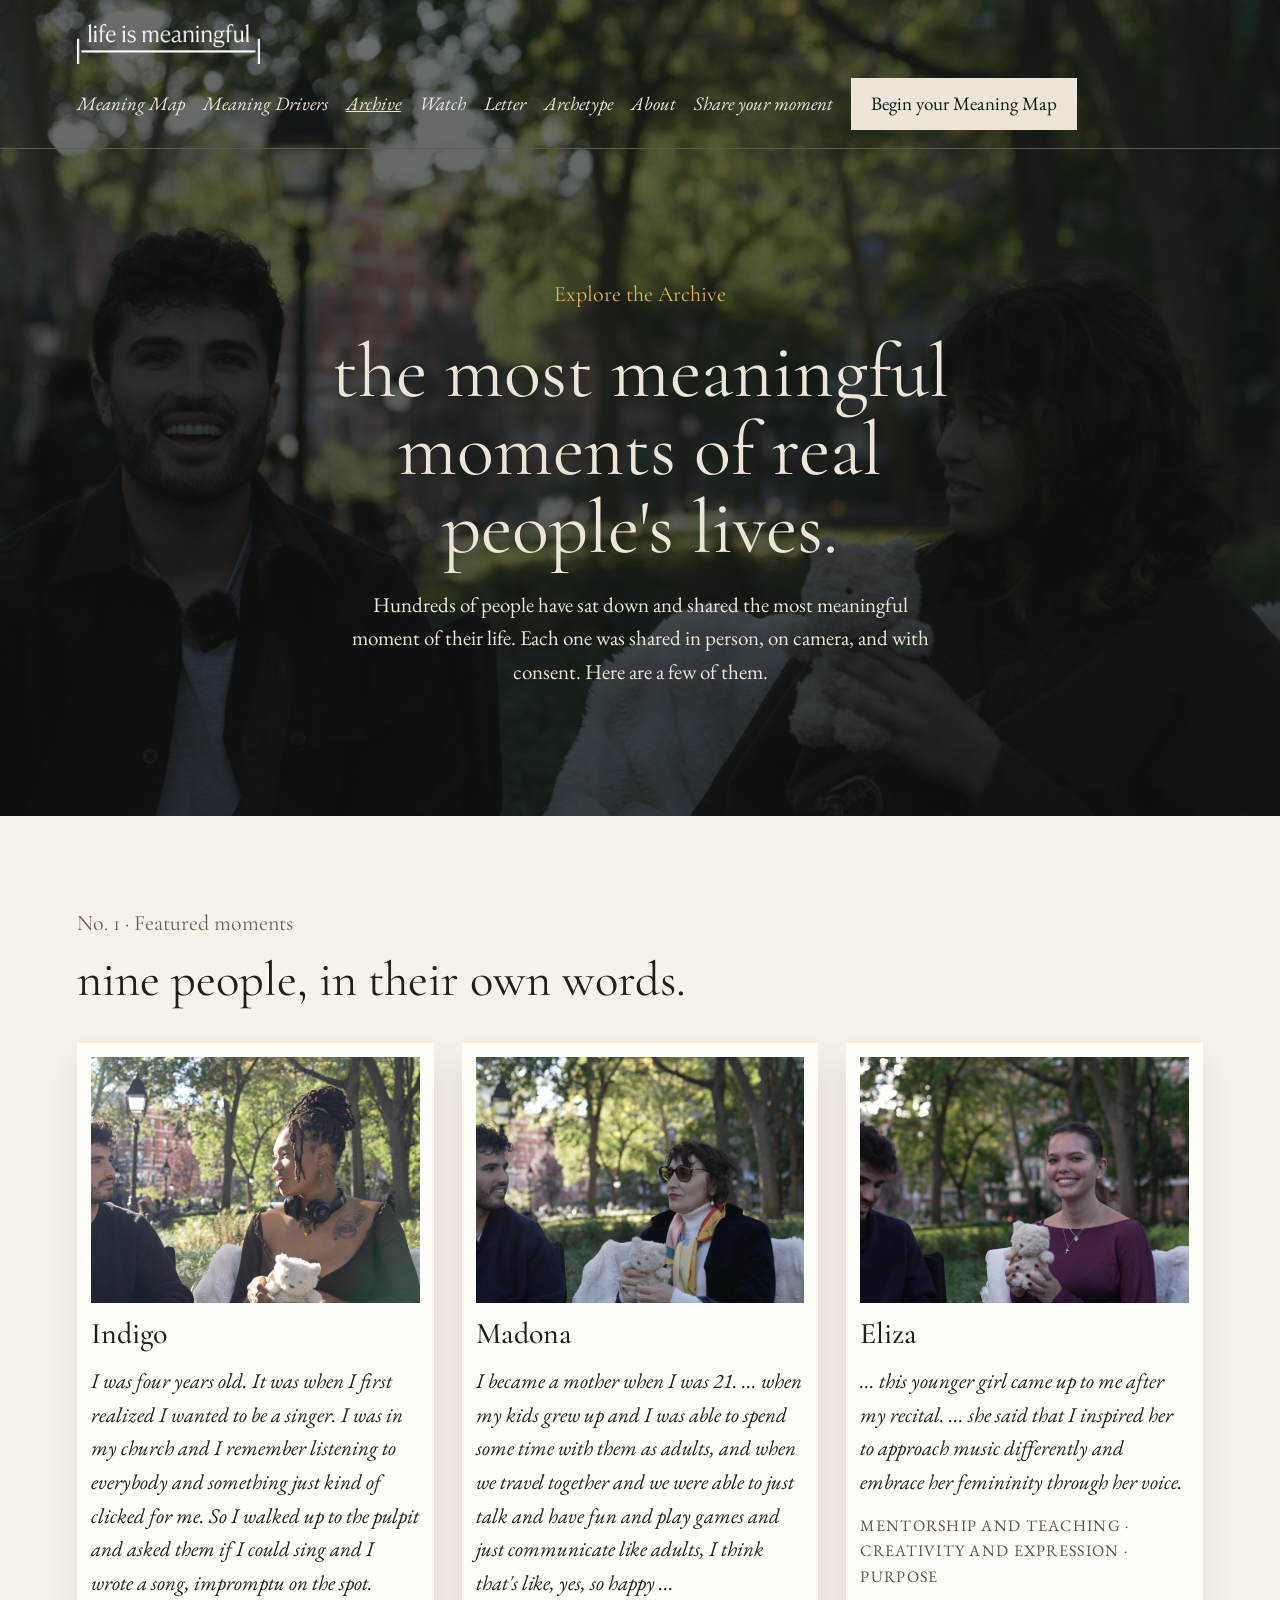
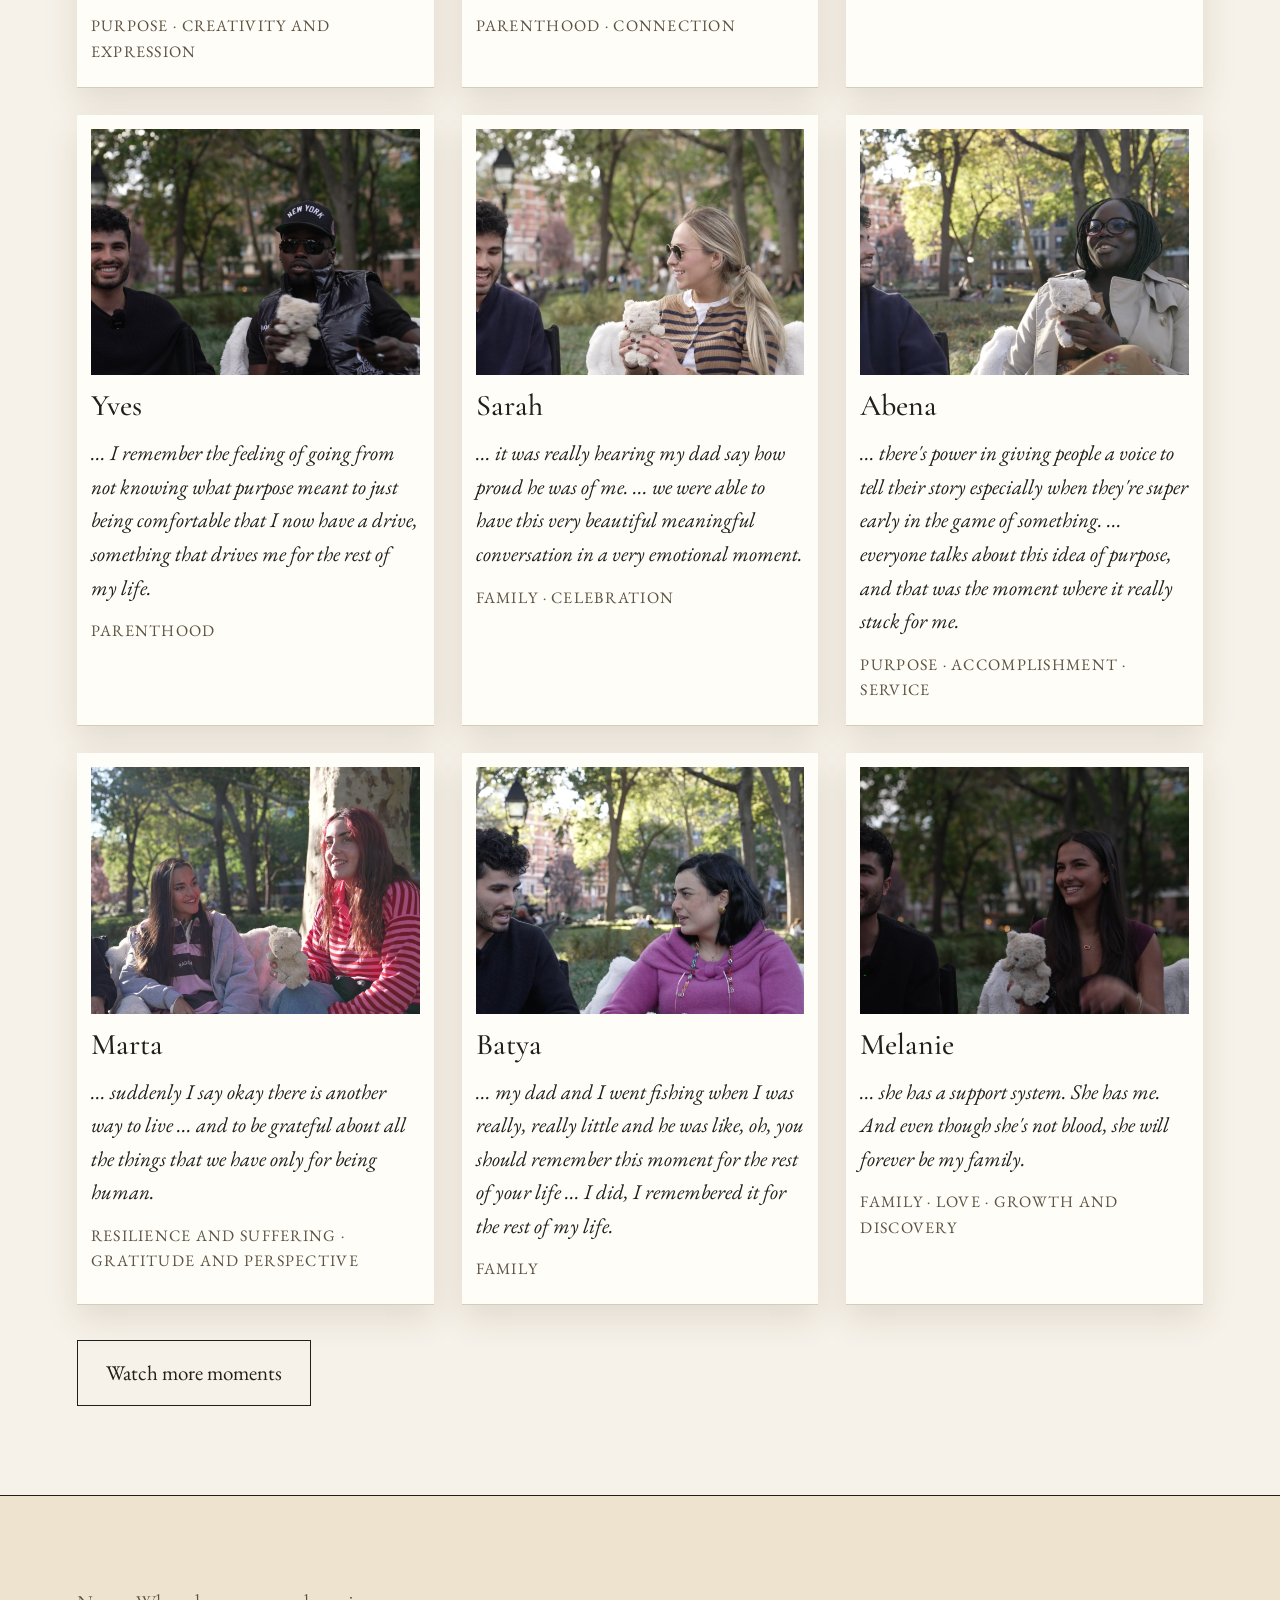
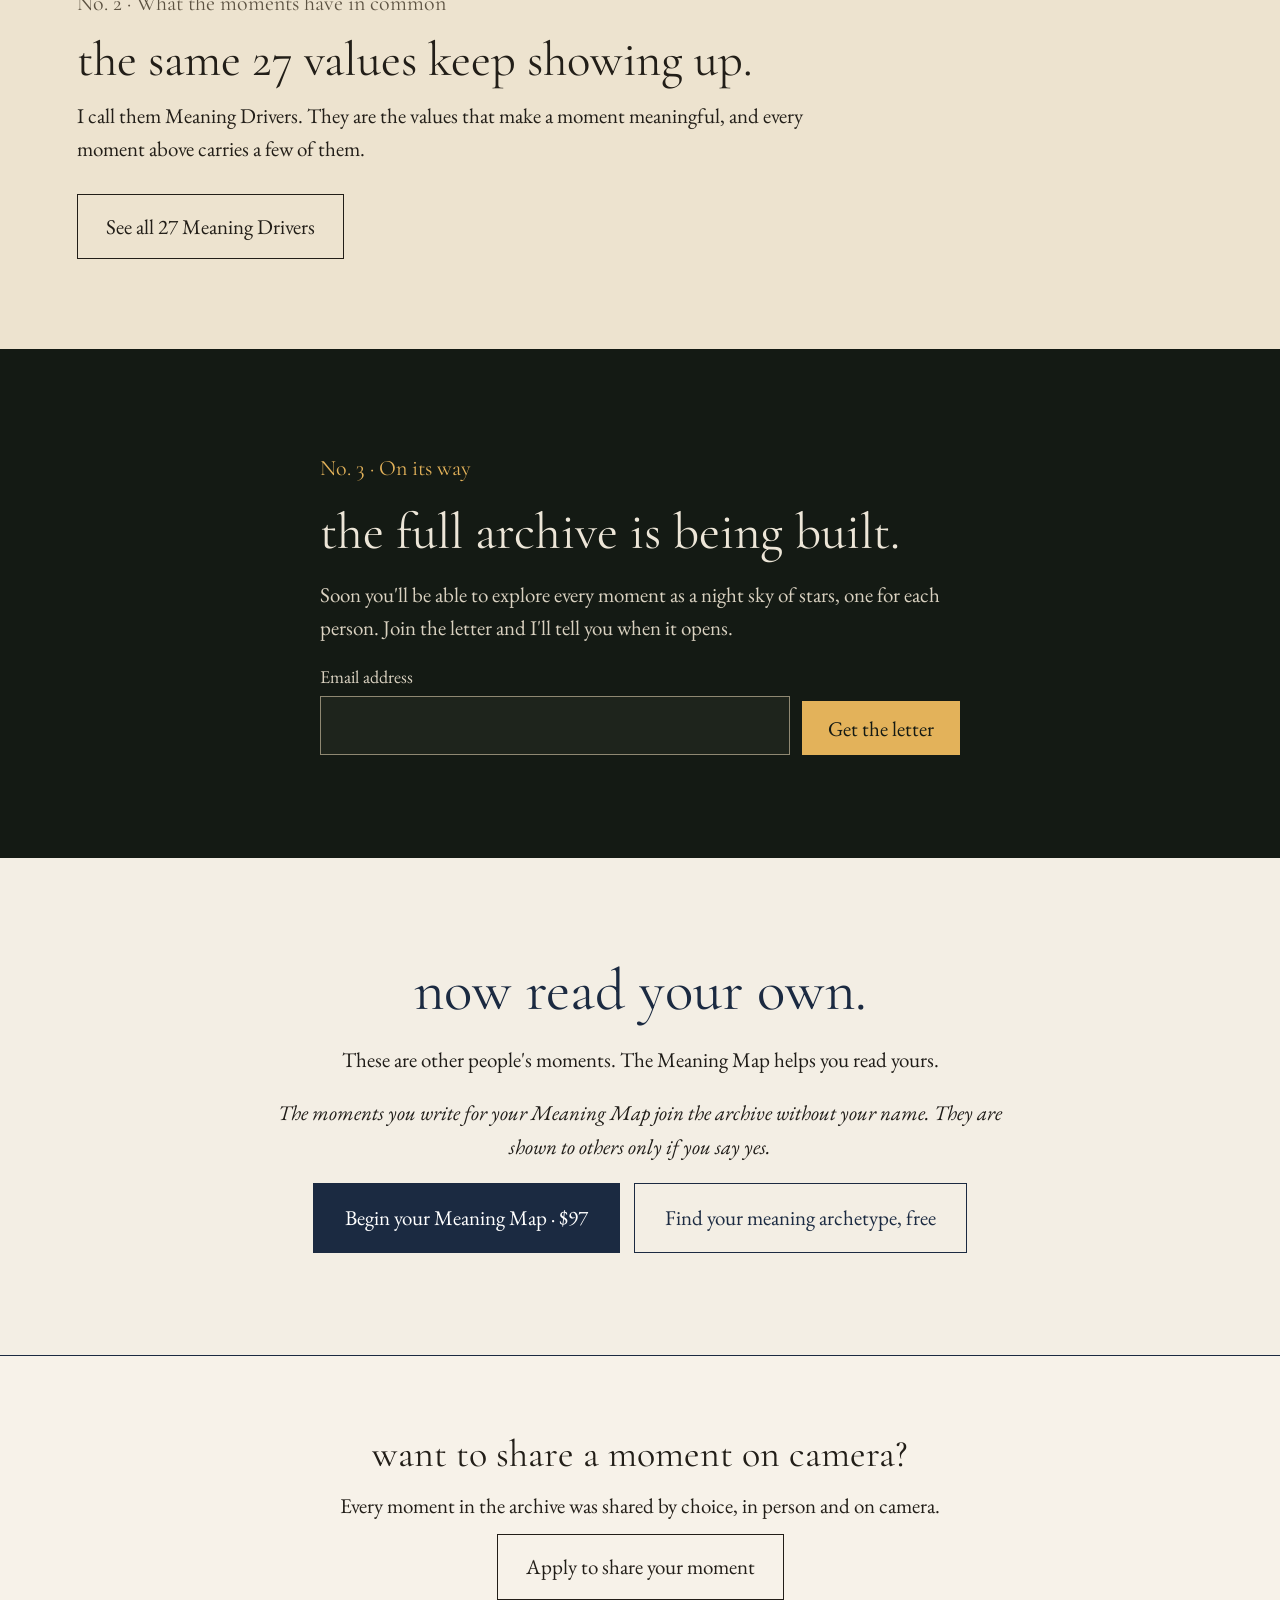
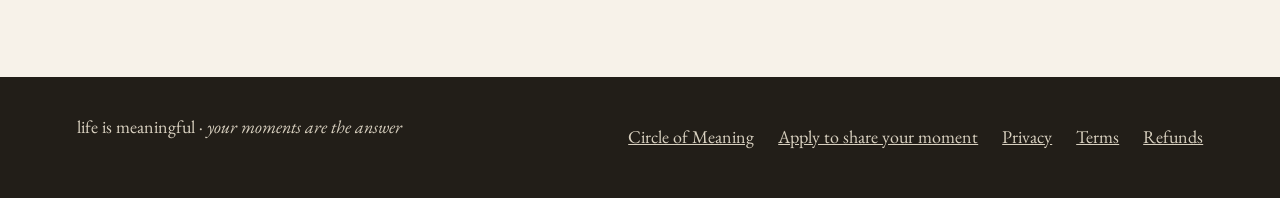
<file: archive.html>
<!doctype html>
<html lang="en">
<head>
<meta charset="utf-8">
<meta name="viewport" content="width=device-width, initial-scale=1">
<title>Explore the Archive · life is meaningful</title>
<meta name="description" content="The most meaningful moments of real people&#x27;s lives, shared in person, on camera and with consent.">
<link rel="canonical" href="https://lifeismeaningful.org/archive.html">
<meta property="og:type" content="website">
<meta property="og:site_name" content="life is meaningful">
<meta property="og:title" content="Explore the Archive · life is meaningful">
<meta property="og:description" content="The most meaningful moments of real people&#x27;s lives, shared in person, on camera and with consent.">
<meta property="og:url" content="https://lifeismeaningful.org/archive.html">
<meta property="og:image" content="https://lifeismeaningful.org/assets/bella-sept.jpg">
<meta name="twitter:card" content="summary_large_image">
<link rel="icon" href="assets/logo-ink.png">
<link rel="preload" href="fonts/eb-garamond-latin-400-normal.woff2" as="font" type="font/woff2" crossorigin>
<link rel="preload" href="fonts/cormorant-garamond-latin-400-normal.woff2" as="font" type="font/woff2" crossorigin>
<link rel="stylesheet" href="site.css">
<style>
.fc-r{display:grid;grid-template-columns:2.6em minmax(0,13em) 1fr 3.6em 4.2em;gap:14px;align-items:center;padding:5px 0;font-family:'Cormorant Garamond',Georgia,serif;font-size:22px;line-height:1.2}
.fc-h{font-family:'EB Garamond',Georgia,serif;font-size:15px;letter-spacing:.14em;text-transform:uppercase;color:#5C5242;border-bottom:1px solid #221E18;padding-bottom:10px}
.fc-g{font-size:15px;letter-spacing:.14em;text-transform:uppercase;color:#5C5242;padding:16px 0 4px}
.fc-k{font-family:'EB Garamond',Georgia,serif;font-size:16px;color:#5C5242}
.fc-t{display:block;height:9px;border-bottom:1px solid #D6CCBA}
.fc-t i{display:block;height:9px;border-radius:5px}
.fc-n,.fc-o{text-align:right;font-variant-numeric:tabular-nums}
.fc-o{color:#5C5242;font-size:18px}
@media (max-width:700px){.fc-r{grid-template-columns:2.2em minmax(0,8.5em) 1fr 3.2em;gap:8px;font-size:18px}.fc-o{display:none}}
a{color:inherit}a:hover{color:#8A5A16}
.night a:hover, footer a:hover{color:#E3B25A}
</style>
</head>
<body>
<div style="font-family: 'EB Garamond', Georgia, serif; color: #221E18; background: #F7F2E9; font-size: 21px; line-height: 1.6">

<div class="night" style="background: linear-gradient(rgba(16,20,15,.62), rgba(16,20,15,.72)), #141A14 url(assets/kiran.jpg) center 35% / cover no-repeat; color: #EDE6D8">
<nav class="site-nav" aria-label="Main" style="display: flex; flex-wrap: wrap; gap: 8px 32px; align-items: center; justify-content: space-between; padding: 18px clamp(20px, 6vw, 96px); border-bottom: 1px solid #5C5A4C">
<a href="./" aria-label="life is meaningful, home" style="display: flex; align-items: center; padding: 6px 0"><img src="assets/logo-white.png" alt="life is meaningful" style="display: block; height: 40px; width: auto"></a>
<button class="menu-btn" type="button" aria-expanded="false" aria-controls="site-menu">Menu</button>
<div id="site-menu" class="menu" style="display: flex; flex-wrap: wrap; gap: 4px 18px; align-items: baseline; font-size: 19px; font-style: italic">
<a href="meaning-map.html" style="text-decoration: none; padding: 10px 0">Meaning Map</a>
<a href="meaning-drivers.html" style="text-decoration: none; padding: 10px 0">Meaning Drivers</a>
<a href="#top" aria-current="page" style="padding: 10px 0">Archive</a>
<a href="watch.html" style="text-decoration: none; padding: 10px 0">Watch</a>
<a href="letter.html" style="text-decoration: none; padding: 10px 0">Letter</a>
<a href="archetype.html" style="text-decoration: none; padding: 10px 0">Archetype</a>
<a href="about.html" style="text-decoration: none; padding: 10px 0">About</a>
<a href="share-a-moment.html" style="text-decoration: none; padding: 10px 0">Share your moment</a>
<a href="meaning-map.html" style="font-style: normal; text-decoration: none; background: #EDE6D8; color: #141A14; padding: 11px 20px">Begin your Meaning Map</a>
</div>
</nav>
<header id="top" style="padding: clamp(72px, 10vw, 152px) clamp(20px, 6vw, 96px)">
<div style="max-width: 820px; margin: 0 auto; display: flex; flex-direction: column; gap: 20px; align-items: center; text-align: center">
<p style="margin: 0; font-family: 'Cormorant Garamond', Georgia, serif; font-size: 22px; color: #E3B25A">Explore the Archive</p>
<h1 style="margin: 0; font-family: 'Cormorant Garamond', Georgia, serif; font-weight: 400; font-size: clamp(46px, 6vw, 88px); line-height: 1.02; text-wrap: balance">the most meaningful moments of real people's lives.</h1>
<p style="margin: 0; max-width: 600px">Hundreds of people have sat down and shared the most meaningful moment of their life. Each one was shared in person, on camera, and with consent. Here are a few of them.</p>
</div>
</header>
</div>

<section style="padding: clamp(56px, 7vw, 104px) clamp(20px, 6vw, 96px)">
<div style="max-width: 1128px; margin: 0 auto; display: flex; flex-direction: column; gap: 36px">
<div style="display: flex; flex-direction: column; gap: 12px">
<p style="margin: 0; font-family: 'Cormorant Garamond', Georgia, serif; font-size: 22px; color: #6A5F4E">No. 1 · Featured moments</p>
<h2 style="margin: 0; font-family: 'Cormorant Garamond', Georgia, serif; font-weight: 400; font-size: clamp(34px, 3.8vw, 52px); line-height: 1.1">nine people, in their own words.</h2>
</div>
<ul style="list-style: none; margin: 0; padding: 0; display: grid; grid-template-columns: repeat(auto-fit, minmax(min(320px, 100%), 1fr)); gap: 28px">
<li style="background: #FFFDF8; padding: 14px 14px 22px; display: flex; flex-direction: column; gap: 14px; box-shadow: 0 1px 0 #D6CCBA, 0 14px 32px rgba(60,44,16,.12)">
<img src="assets/indigo.jpg" alt="Indigo talking in the park beside Bennett, holding the bear" style="display: block; width: 100%; aspect-ratio: 4 / 3; object-fit: cover; object-position: 85% 40%">
<h3 style="margin: 0; font-family: 'Cormorant Garamond', Georgia, serif; font-weight: 500; font-size: 30px; line-height: 1.1">Indigo</h3>
<p style="margin: 0; font-style: italic">I was four years old. It was when I first realized I wanted to be a singer. I was in my church and I remember listening to everybody and something just kind of clicked for me. So I walked up to the pulpit and asked them if I could sing and I wrote a song, impromptu on the spot.</p>
<p style="margin: 0; font-size: 16px; letter-spacing: .08em; text-transform: uppercase; color: #5C5242">Purpose · Creativity and Expression</p>
</li>
<li style="background: #FFFDF8; padding: 14px 14px 22px; display: flex; flex-direction: column; gap: 14px; box-shadow: 0 1px 0 #D6CCBA, 0 14px 32px rgba(60,44,16,.12)">
<img src="assets/madona.jpg" alt="Madona in the park beside Bennett, holding the bear" style="display: block; width: 100%; aspect-ratio: 4 / 3; object-fit: cover; object-position: 85% 40%">
<h3 style="margin: 0; font-family: 'Cormorant Garamond', Georgia, serif; font-weight: 500; font-size: 30px; line-height: 1.1">Madona</h3>
<p style="margin: 0; font-style: italic">I became a mother when I was 21. ... when my kids grew up and I was able to spend some time with them as adults, and when we travel together and we were able to just talk and have fun and play games and just communicate like adults, I think that's like, yes, so happy ...</p>
<p style="margin: 0; font-size: 16px; letter-spacing: .08em; text-transform: uppercase; color: #5C5242">Parenthood · Connection</p>
</li>
<li style="background: #FFFDF8; padding: 14px 14px 22px; display: flex; flex-direction: column; gap: 14px; box-shadow: 0 1px 0 #D6CCBA, 0 14px 32px rgba(60,44,16,.12)">
<img src="assets/eliza.jpg" alt="Eliza smiling in the park beside Bennett, holding the bear" style="display: block; width: 100%; aspect-ratio: 4 / 3; object-fit: cover; object-position: 80% 40%">
<h3 style="margin: 0; font-family: 'Cormorant Garamond', Georgia, serif; font-weight: 500; font-size: 30px; line-height: 1.1">Eliza</h3>
<p style="margin: 0; font-style: italic">... this younger girl came up to me after my recital. ... she said that I inspired her to approach music differently and embrace her femininity through her voice.</p>
<p style="margin: 0; font-size: 16px; letter-spacing: .08em; text-transform: uppercase; color: #5C5242">Mentorship and Teaching · Creativity and Expression · Purpose</p>
</li>
<li style="background: #FFFDF8; padding: 14px 14px 22px; display: flex; flex-direction: column; gap: 14px; box-shadow: 0 1px 0 #D6CCBA, 0 14px 32px rgba(60,44,16,.12)">
<img src="assets/yves.jpg" alt="Yves in the park beside Bennett, holding the bear" style="display: block; width: 100%; aspect-ratio: 4 / 3; object-fit: cover; object-position: 80% 40%">
<h3 style="margin: 0; font-family: 'Cormorant Garamond', Georgia, serif; font-weight: 500; font-size: 30px; line-height: 1.1">Yves</h3>
<p style="margin: 0; font-style: italic">... I remember the feeling of going from not knowing what purpose meant to just being comfortable that I now have a drive, something that drives me for the rest of my life.</p>
<p style="margin: 0; font-size: 16px; letter-spacing: .08em; text-transform: uppercase; color: #5C5242">Parenthood</p>
</li>
<li style="background: #FFFDF8; padding: 14px 14px 22px; display: flex; flex-direction: column; gap: 14px; box-shadow: 0 1px 0 #D6CCBA, 0 14px 32px rgba(60,44,16,.12)">
<img src="assets/sarah.jpg" alt="Sarah laughing in the park beside Bennett, holding the bear" style="display: block; width: 100%; aspect-ratio: 4 / 3; object-fit: cover; object-position: 85% 40%">
<h3 style="margin: 0; font-family: 'Cormorant Garamond', Georgia, serif; font-weight: 500; font-size: 30px; line-height: 1.1">Sarah</h3>
<p style="margin: 0; font-style: italic">... it was really hearing my dad say how proud he was of me. ... we were able to have this very beautiful meaningful conversation in a very emotional moment.</p>
<p style="margin: 0; font-size: 16px; letter-spacing: .08em; text-transform: uppercase; color: #5C5242">Family · Celebration</p>
</li>
<li style="background: #FFFDF8; padding: 14px 14px 22px; display: flex; flex-direction: column; gap: 14px; box-shadow: 0 1px 0 #D6CCBA, 0 14px 32px rgba(60,44,16,.12)">
<img src="assets/abena.jpg" alt="Abena smiling in the park beside Bennett, holding the bear" style="display: block; width: 100%; aspect-ratio: 4 / 3; object-fit: cover; object-position: 90% 40%">
<h3 style="margin: 0; font-family: 'Cormorant Garamond', Georgia, serif; font-weight: 500; font-size: 30px; line-height: 1.1">Abena</h3>
<p style="margin: 0; font-style: italic">... there's power in giving people a voice to tell their story especially when they're super early in the game of something. ... everyone talks about this idea of purpose, and that was the moment where it really stuck for me.</p>
<p style="margin: 0; font-size: 16px; letter-spacing: .08em; text-transform: uppercase; color: #5C5242">Purpose · Accomplishment · Service</p>
</li>
<li style="background: #FFFDF8; padding: 14px 14px 22px; display: flex; flex-direction: column; gap: 14px; box-shadow: 0 1px 0 #D6CCBA, 0 14px 32px rgba(60,44,16,.12)">
<img src="assets/marta.jpg" alt="Marta in the park with Bennett and a friend, holding the bear" style="display: block; width: 100%; aspect-ratio: 4 / 3; object-fit: cover; object-position: 100% 40%">
<h3 style="margin: 0; font-family: 'Cormorant Garamond', Georgia, serif; font-weight: 500; font-size: 30px; line-height: 1.1">Marta</h3>
<p style="margin: 0; font-style: italic">... suddenly I say okay there is another way to live ... and to be grateful about all the things that we have only for being human.</p>
<p style="margin: 0; font-size: 16px; letter-spacing: .08em; text-transform: uppercase; color: #5C5242">Resilience and Suffering · Gratitude and Perspective</p>
</li>
<li style="background: #FFFDF8; padding: 14px 14px 22px; display: flex; flex-direction: column; gap: 14px; box-shadow: 0 1px 0 #D6CCBA, 0 14px 32px rgba(60,44,16,.12)">
<img src="assets/batya.jpg" alt="Batya in the park, listening to Bennett" style="display: block; width: 100%; aspect-ratio: 4 / 3; object-fit: cover; object-position: 85% 40%">
<h3 style="margin: 0; font-family: 'Cormorant Garamond', Georgia, serif; font-weight: 500; font-size: 30px; line-height: 1.1">Batya</h3>
<p style="margin: 0; font-style: italic">... my dad and I went fishing when I was really, really little and he was like, oh, you should remember this moment for the rest of your life ... I did, I remembered it for the rest of my life.</p>
<p style="margin: 0; font-size: 16px; letter-spacing: .08em; text-transform: uppercase; color: #5C5242">Family</p>
</li>
<li style="background: #FFFDF8; padding: 14px 14px 22px; display: flex; flex-direction: column; gap: 14px; box-shadow: 0 1px 0 #D6CCBA, 0 14px 32px rgba(60,44,16,.12)">
<img src="assets/melanie.jpg" alt="Melanie smiling in the park beside Bennett, holding the bear" style="display: block; width: 100%; aspect-ratio: 4 / 3; object-fit: cover; object-position: 80% 40%">
<h3 style="margin: 0; font-family: 'Cormorant Garamond', Georgia, serif; font-weight: 500; font-size: 30px; line-height: 1.1">Melanie</h3>
<p style="margin: 0; font-style: italic">... she has a support system. She has me. And even though she's not blood, she will forever be my family.</p>
<p style="margin: 0; font-size: 16px; letter-spacing: .08em; text-transform: uppercase; color: #5C5242">Family · Love · Growth and Discovery</p>
</li>
</ul>
<a href="https://www.instagram.com/lifeismeaningfulproject/" style="align-self: flex-start; text-decoration: none; border: 1px solid #221E18; padding: 15px 28px">Watch more moments</a>
</div>
</section>

<section style="background: #EDE3CF; border-top: 1px solid #221E18; padding: clamp(56px, 7vw, 104px) clamp(20px, 6vw, 96px)">
<div style="max-width: 1128px; margin: 0 auto; display: flex; flex-direction: column; gap: 28px">
<div style="display: flex; flex-direction: column; gap: 12px; max-width: 760px">
<p style="margin: 0; font-family: 'Cormorant Garamond', Georgia, serif; font-size: 22px; color: #5C5242">No. 2 · What the moments have in common</p>
<h2 style="margin: 0; font-family: 'Cormorant Garamond', Georgia, serif; font-weight: 400; font-size: clamp(34px, 3.8vw, 52px); line-height: 1.1">the same 27 values keep showing up.</h2>
<p style="margin: 0">I call them Meaning Drivers. They are the values that make a moment meaningful, and every moment above carries a few of them.</p>
</div>
<a href="meaning-drivers.html" style="align-self: flex-start; text-decoration: none; border: 1px solid #221E18; padding: 15px 28px">See all 27 Meaning Drivers</a>
</div>
</section>

<section class="night" style="background: #141A14; color: #EDE6D8; padding: clamp(64px, 8vw, 120px) clamp(20px, 6vw, 96px)">
<div style="max-width: 640px; margin: 0 auto; display: flex; flex-direction: column; gap: 18px">
<p style="margin: 0; font-family: 'Cormorant Garamond', Georgia, serif; font-size: 22px; color: #E3B25A">No. 3 · On its way</p>
<h2 style="margin: 0; font-family: 'Cormorant Garamond', Georgia, serif; font-weight: 400; font-size: clamp(34px, 4vw, 54px); line-height: 1.08">the full archive is being built.</h2>
<p style="margin: 0; color: #D9D1C0">Soon you'll be able to explore every moment as a night sky of stars, one for each person. Join the letter and I'll tell you when it opens.</p>
<form action="https://lifeismeaningful.substack.com/subscribe" method="get" target="_blank" rel="noopener" style="display: flex; flex-wrap: wrap; gap: 12px; align-items: flex-end">
<div style="display: flex; flex-direction: column; gap: 4px; flex: 1 1 240px">
<label for="arch-email" style="font-size: 18px; color: #D9D1C0">Email address</label>
<input id="arch-email" name="email" type="email" required autocomplete="email" style="font: inherit; padding: 12px 14px; border: 1px solid #8F8872; background: #1E241C; color: #EDE6D8; min-height: 54px; box-sizing: border-box">
</div>
<button type="submit" style="font: inherit; background: #E3B25A; color: #141A14; border: 0; padding: 0 26px; min-height: 54px">Get the letter</button>
</form>
</div>
</section>

<section style="background: #F3EEE4; border-bottom: 1px solid #1B2A41; padding: clamp(64px, 8vw, 120px) clamp(20px, 6vw, 96px); color: #1F1C18">
<div style="max-width: 760px; margin: 0 auto; display: flex; flex-direction: column; gap: 20px; align-items: center; text-align: center">
<h2 style="margin: 0; font-family: 'Cormorant Garamond', Georgia, serif; font-weight: 400; font-size: clamp(38px, 4.6vw, 64px); line-height: 1.06; color: #1B2A41">now read your own.</h2>
<p style="margin: 0">These are other people's moments. The Meaning Map helps you read yours.</p>
<p style="margin: 0; font-style: italic">The moments you write for your Meaning Map join the archive without your name. They are shown to others only if you say yes.</p>
<div style="display: flex; flex-wrap: wrap; gap: 14px; justify-content: center">
<a href="meaning-map.html" style="text-decoration: none; background: #1B2A41; color: #FFFFFF; padding: 18px 32px">Begin your Meaning Map · $97</a>
<a href="archetype.html" style="text-decoration: none; border: 1px solid #1B2A41; color: #1B2A41; padding: 17px 30px">Find your meaning archetype, free</a>
</div>
</div>
</section>

<section style="padding: clamp(48px, 6vw, 80px) clamp(20px, 6vw, 96px)">
<div style="max-width: 760px; margin: 0 auto; display: flex; flex-direction: column; gap: 12px; align-items: center; text-align: center">
<h2 style="margin: 0; font-family: 'Cormorant Garamond', Georgia, serif; font-weight: 400; font-size: clamp(28px, 3vw, 38px); line-height: 1.15">want to share a moment on camera?</h2>
<p style="margin: 0">Every moment in the archive was shared by choice, in person and on camera.</p>
<a href="share-a-moment.html" style="text-decoration: none; border: 1px solid #221E18; padding: 15px 28px">Apply to share your moment</a>
</div>
</section>

<footer style="background: #221E18; padding: 36px clamp(20px, 6vw, 96px); display: flex; flex-wrap: wrap; gap: 8px 32px; justify-content: space-between; font-size: 18px; color: #D9D1C0">
<span>life is meaningful · <em>your moments are the answer</em></span>
<div style="display: flex; flex-wrap: wrap; gap: 0 24px">
<a href="circle-of-meaning.html" style="padding: 10px 0">Circle of Meaning</a><a href="share-a-moment.html" style="padding: 10px 0">Apply to share your moment</a><a href="legal.html#privacy" style="padding: 10px 0">Privacy</a><a href="legal.html#terms" style="padding: 10px 0">Terms</a><a href="legal.html#refunds" style="padding: 10px 0">Refunds</a>
</div>
</footer>
</div>
<script src="site.js"></script>
</body>
</html>
</file>
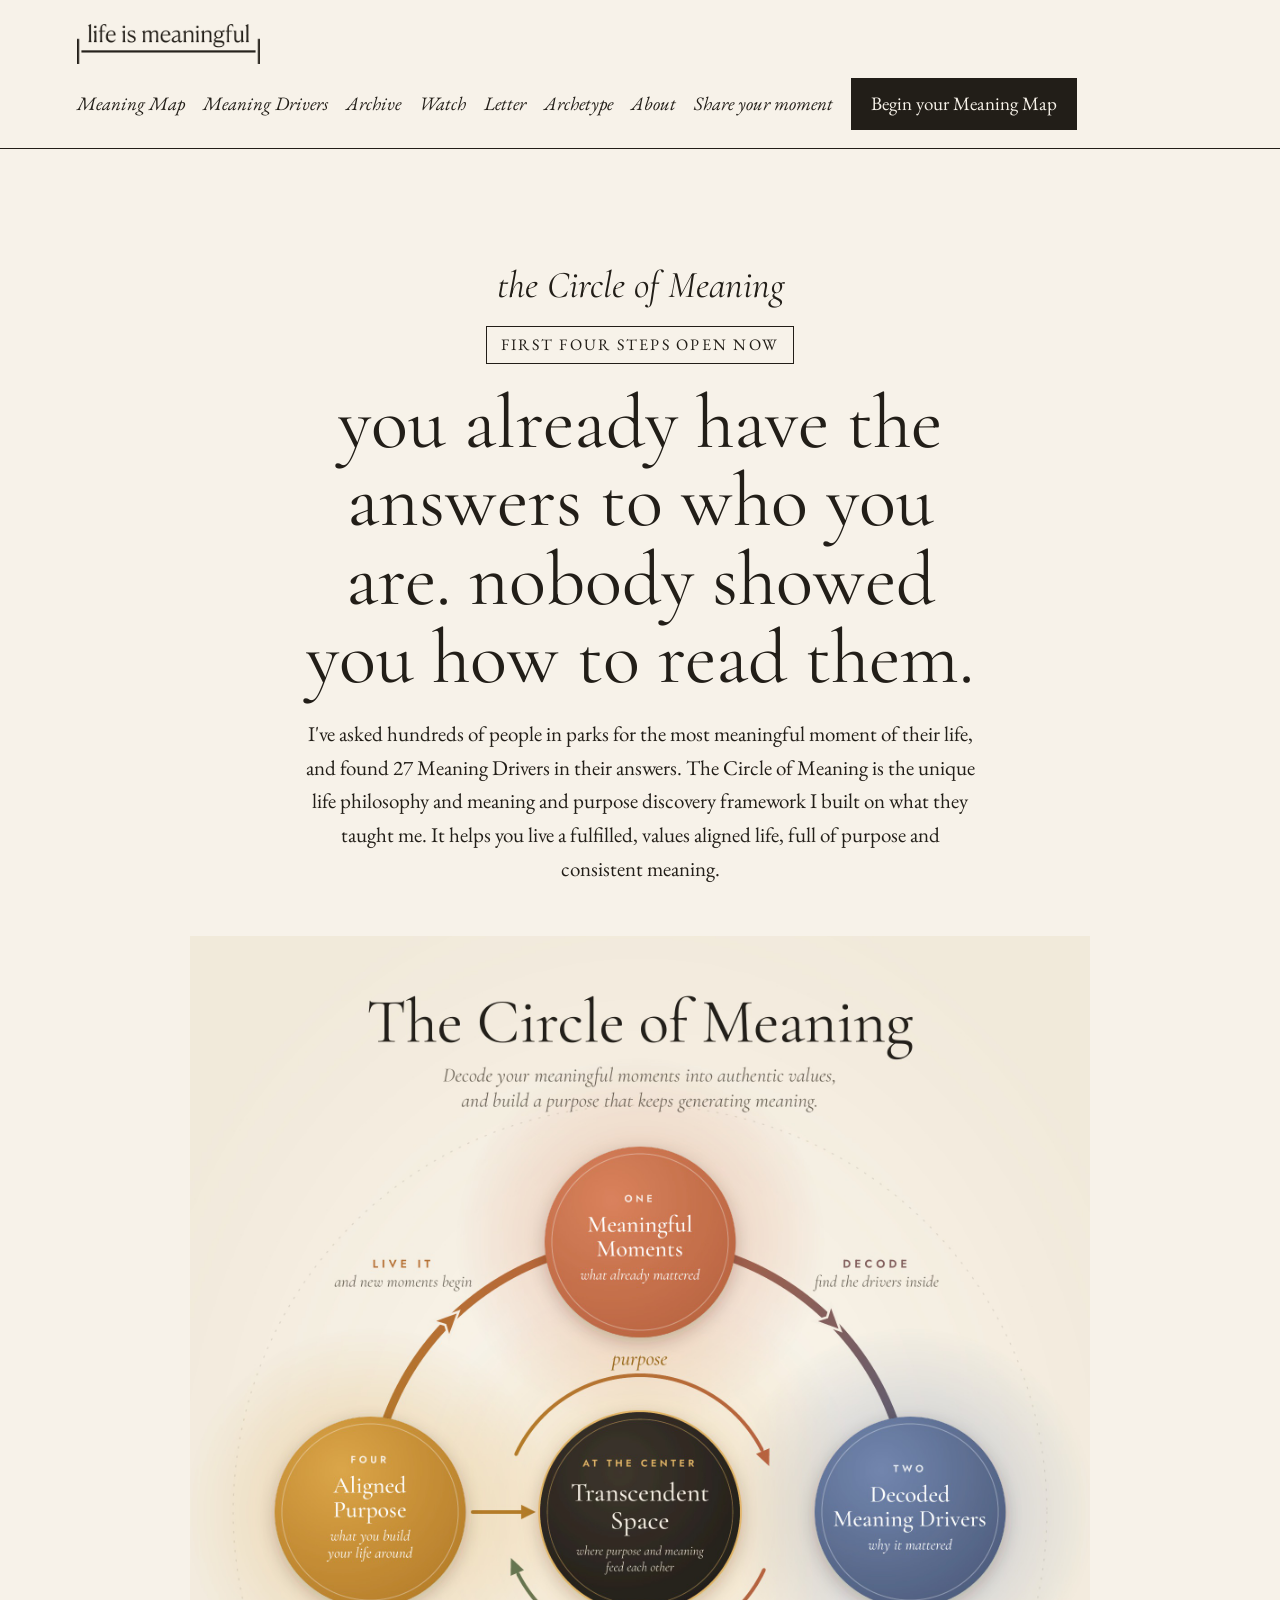
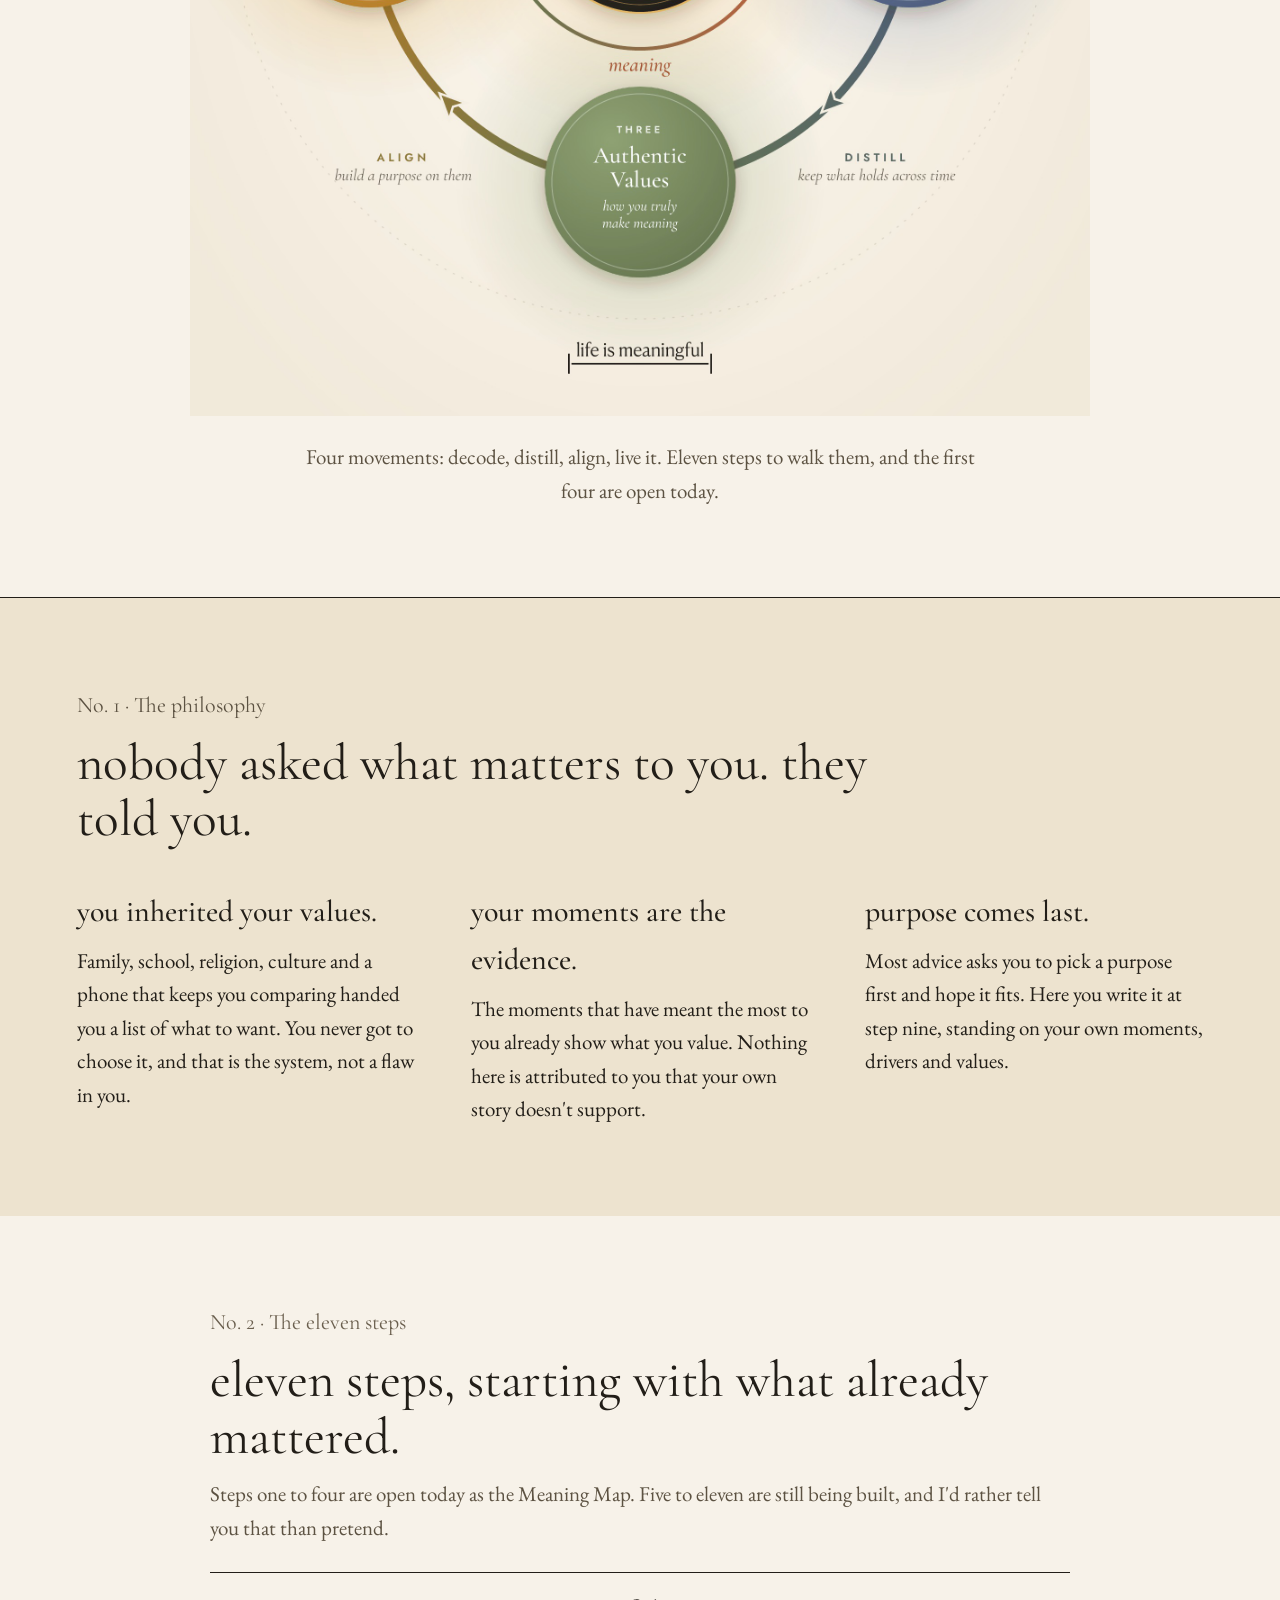
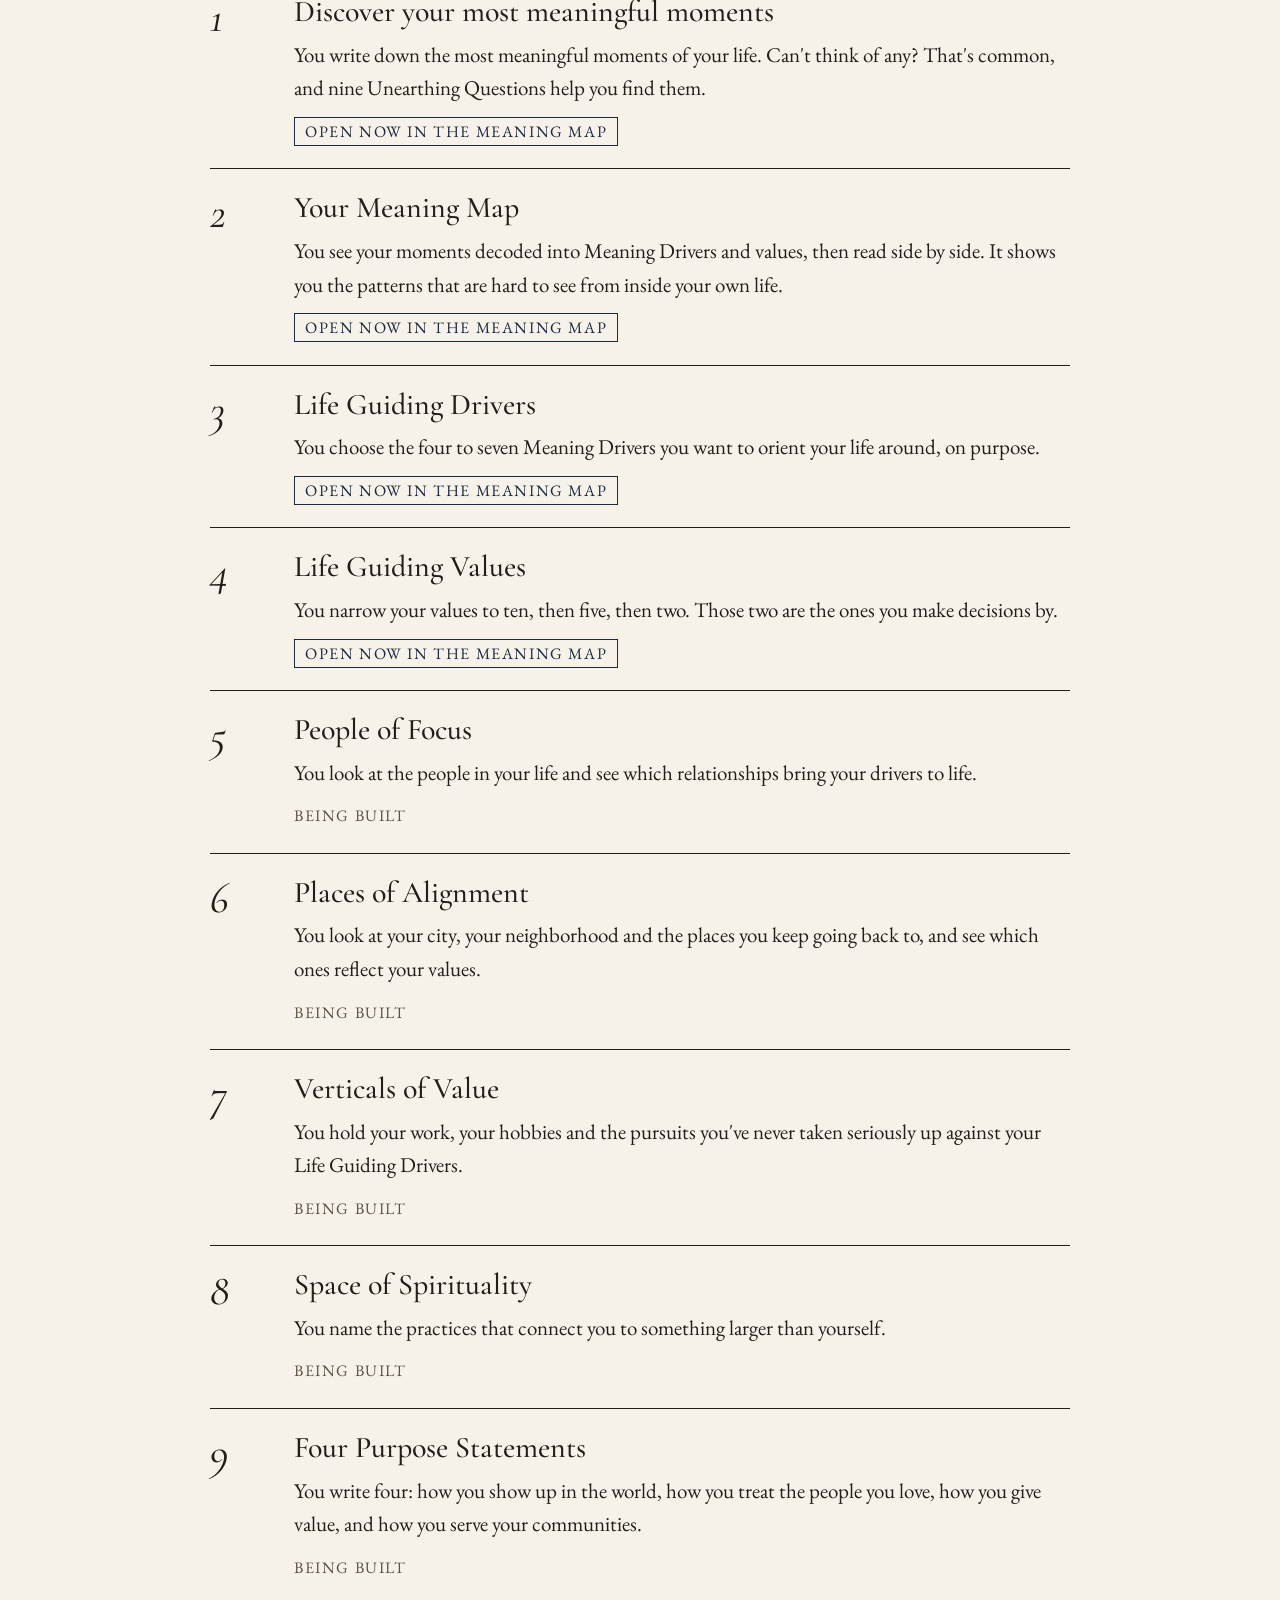
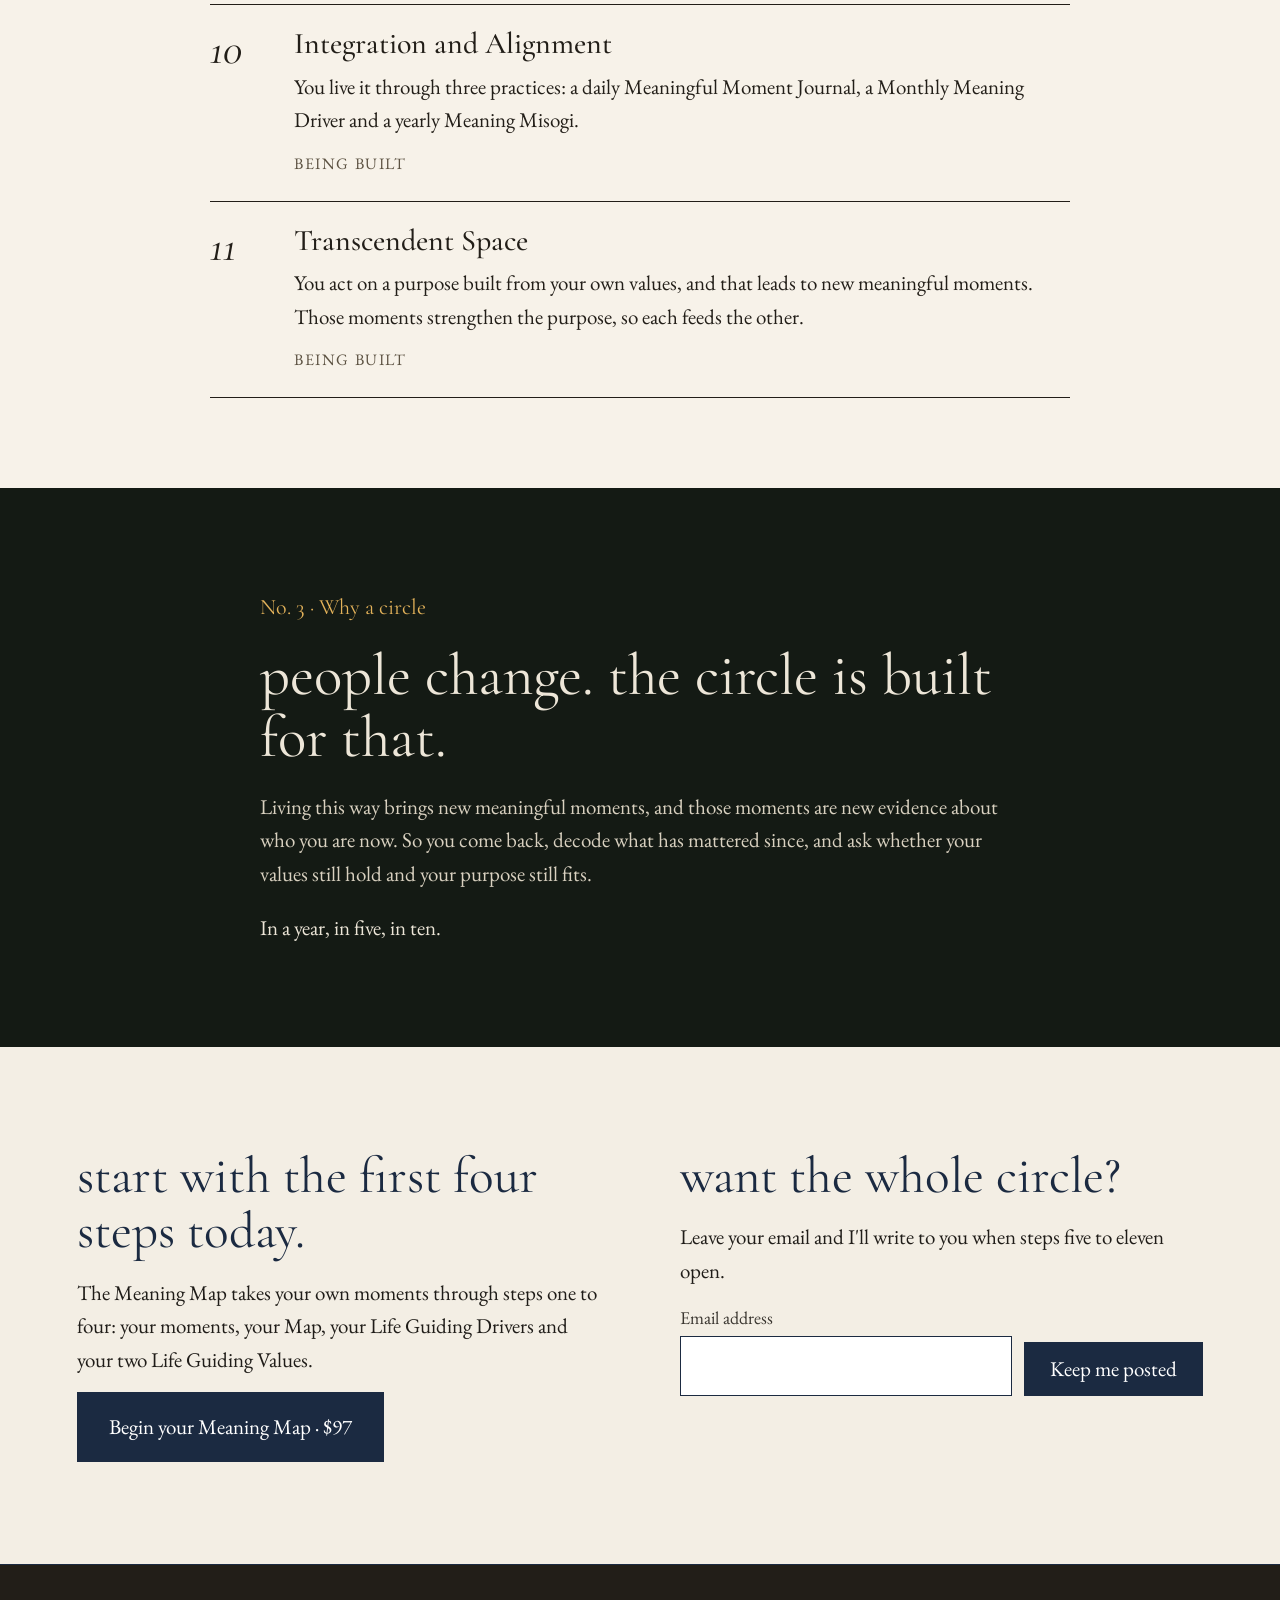
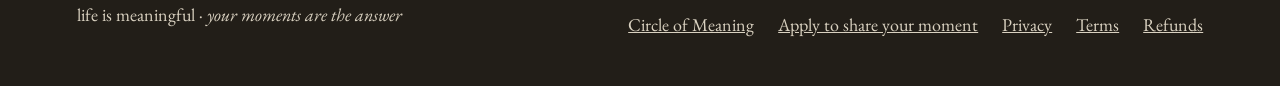
<file: circle-of-meaning.html>
<!doctype html>
<html lang="en">
<head>
<meta charset="utf-8">
<meta name="viewport" content="width=device-width, initial-scale=1">
<title>The Circle of Meaning · life is meaningful</title>
<meta name="description" content="A life philosophy and meaning and purpose discovery framework, built on hundreds of real meaningful moments.">
<link rel="canonical" href="https://lifeismeaningful.org/circle-of-meaning.html">
<meta property="og:type" content="website">
<meta property="og:site_name" content="life is meaningful">
<meta property="og:title" content="The Circle of Meaning · life is meaningful">
<meta property="og:description" content="A life philosophy and meaning and purpose discovery framework, built on hundreds of real meaningful moments.">
<meta property="og:url" content="https://lifeismeaningful.org/circle-of-meaning.html">
<meta property="og:image" content="https://lifeismeaningful.org/assets/bella-sept.jpg">
<meta name="twitter:card" content="summary_large_image">
<link rel="icon" href="assets/logo-ink.png">
<link rel="preload" href="fonts/eb-garamond-latin-400-normal.woff2" as="font" type="font/woff2" crossorigin>
<link rel="preload" href="fonts/cormorant-garamond-latin-400-normal.woff2" as="font" type="font/woff2" crossorigin>
<link rel="stylesheet" href="site.css">
<style>
a{color:inherit}a:hover{color:#8A5A16}
footer a:hover{color:#E3B25A}
</style>
</head>
<body>
<div style="font-family: 'EB Garamond', Georgia, serif; color: #221E18; background: #F7F2E9; font-size: 21px; line-height: 1.6">

<nav class="site-nav" aria-label="Main" style="display: flex; flex-wrap: wrap; gap: 8px 32px; align-items: center; justify-content: space-between; padding: 18px clamp(20px, 6vw, 96px); border-bottom: 1px solid #221E18">
<a href="./" aria-label="life is meaningful, home" style="display: flex; align-items: center; padding: 6px 0"><img src="assets/logo-ink.png" alt="life is meaningful" style="display: block; height: 40px; width: auto"></a>
<button class="menu-btn" type="button" aria-expanded="false" aria-controls="site-menu">Menu</button>
<div id="site-menu" class="menu" style="display: flex; flex-wrap: wrap; gap: 4px 18px; align-items: baseline; font-size: 19px; font-style: italic">
<a href="meaning-map.html" style="text-decoration: none; padding: 10px 0">Meaning Map</a>
<a href="meaning-drivers.html" style="text-decoration: none; padding: 10px 0">Meaning Drivers</a>
<a href="archive.html" style="text-decoration: none; padding: 10px 0">Archive</a>
<a href="watch.html" style="text-decoration: none; padding: 10px 0">Watch</a>
<a href="letter.html" style="text-decoration: none; padding: 10px 0">Letter</a>
<a href="archetype.html" style="text-decoration: none; padding: 10px 0">Archetype</a>
<a href="about.html" style="text-decoration: none; padding: 10px 0">About</a>
<a href="share-a-moment.html" style="text-decoration: none; padding: 10px 0">Share your moment</a>
<a href="meaning-map.html" style="font-style: normal; text-decoration: none; background: #221E18; color: #F7F2E9; padding: 11px 20px">Begin your Meaning Map</a>
</div>
</nav>

<header style="padding: clamp(64px, 9vw, 128px) clamp(20px, 6vw, 96px) clamp(32px, 4vw, 56px)">
<div style="max-width: 860px; margin: 0 auto; display: flex; flex-direction: column; gap: 20px; align-items: center; text-align: center">
<p style="margin: 0; font-family: 'Cormorant Garamond', Georgia, serif; font-style: italic; font-size: clamp(28px, 3vw, 38px); line-height: 1.1">the Circle of Meaning</p>
<p style="margin: 0; font-size: 16px; letter-spacing: .14em; text-transform: uppercase; border: 1px solid #221E18; padding: 5px 14px">First four steps open now</p>
<h1 style="margin: 0; font-family: 'Cormorant Garamond', Georgia, serif; font-weight: 400; font-size: clamp(46px, 6vw, 88px); line-height: 1.02; text-wrap: balance; max-width: 1037px">you already have the answers to who you are. nobody showed you how to read them.</h1>
<p style="margin: 0; max-width: 680px">I've asked hundreds of people in parks for the most meaningful moment of their life, and found 27 Meaning Drivers in their answers. The Circle of Meaning is the unique life philosophy and meaning and purpose discovery framework I built on what they taught me. It helps you live a fulfilled, values aligned life, full of purpose and consistent meaning.</p>
</div>
</header>

<section aria-label="The Circle of Meaning diagram" style="padding: 0 clamp(8px, 3vw, 96px) clamp(56px, 7vw, 104px)">
<div style="max-width: 1128px; margin: 0 auto">
<img src="assets/circle-of-meaning.jpg" alt="The Circle of Meaning diagram. Four stages around a circle: one, Meaningful Moments, what already mattered; two, Decoded Meaning Drivers, why it mattered; three, Authentic Values, how you truly make meaning; four, Aligned Purpose, what you build your life around. Between them: decode, distill, align, live it. At the center is Transcendent Space, where purpose and meaning feed each other." style="display: block; width: 100%; max-width: 900px; height: auto; margin: 0 auto">
<p style="margin: 24px auto 0; max-width: 680px; text-align: center; color: #5C5242">Four movements: decode, distill, align, live it. Eleven steps to walk them, and the first four are open today.</p>
</div>
</section>

<section style="background: #EDE3CF; border-top: 1px solid #221E18; padding: clamp(56px, 7vw, 104px) clamp(20px, 6vw, 96px)">
<div style="max-width: 1128px; margin: 0 auto; display: flex; flex-direction: column; gap: 40px">
<div style="display: flex; flex-direction: column; gap: 12px">
<p style="margin: 0; font-family: 'Cormorant Garamond', Georgia, serif; font-size: 22px; color: #5C5242">No. 1 · The philosophy</p>
<h2 style="margin: 0; font-family: 'Cormorant Garamond', Georgia, serif; font-weight: 400; font-size: clamp(34px, 4vw, 54px); line-height: 1.1; max-width: 820px">nobody asked what matters to you. they told you.</h2>
</div>
<div style="display: grid; grid-template-columns: repeat(auto-fit, minmax(min(300px, 100%), 1fr)); gap: 32px 56px">
<div style="display: flex; flex-direction: column; gap: 8px">
<h3 style="margin: 0; font-family: 'Cormorant Garamond', Georgia, serif; font-weight: 500; font-size: 30px">you inherited your values.</h3>
<p style="margin: 0">Family, school, religion, culture and a phone that keeps you comparing handed you a list of what to want. You never got to choose it, and that is the system, not a flaw in you.</p>
</div>
<div style="display: flex; flex-direction: column; gap: 8px">
<h3 style="margin: 0; font-family: 'Cormorant Garamond', Georgia, serif; font-weight: 500; font-size: 30px; max-width: 390px">your moments are the evidence.</h3>
<p style="margin: 0">The moments that have meant the most to you already show what you value. Nothing here is attributed to you that your own story doesn't support.</p>
</div>
<div style="display: flex; flex-direction: column; gap: 8px">
<h3 style="margin: 0; font-family: 'Cormorant Garamond', Georgia, serif; font-weight: 500; font-size: 30px">purpose comes last.</h3>
<p style="margin: 0">Most advice asks you to pick a purpose first and hope it fits. Here you write it at step nine, standing on your own moments, drivers and values.</p>
</div>
</div>
</div>
</section>

<section style="padding: clamp(56px, 7vw, 104px) clamp(20px, 6vw, 96px)">
<div style="max-width: 860px; margin: 0 auto; display: flex; flex-direction: column; gap: 28px">
<div style="display: flex; flex-direction: column; gap: 12px">
<p style="margin: 0; font-family: 'Cormorant Garamond', Georgia, serif; font-size: 22px; color: #6A5F4E">No. 2 · The eleven steps</p>
<h2 style="margin: 0; font-family: 'Cormorant Garamond', Georgia, serif; font-weight: 400; font-size: clamp(34px, 4vw, 54px); line-height: 1.1">eleven steps, starting with what already mattered.</h2>
<p style="margin: 0; color: #5C5242">Steps one to four are open today as the Meaning Map. Five to eleven are still being built, and I'd rather tell you that than pretend.</p>
</div>
<ol style="list-style: none; margin: 0; padding: 0; border-bottom: 1px solid #221E18">
<li style="display: grid; grid-template-columns: 64px 1fr; gap: 0 20px; border-top: 1px solid #221E18; padding: 22px 0">
<p style="margin: 0; font-family: 'Cormorant Garamond', Georgia, serif; font-style: italic; font-size: 44px; line-height: 1">1</p>
<div style="display: flex; flex-direction: column; gap: 8px; min-width: 0">
<h3 style="margin: 0; font-family: 'Cormorant Garamond', Georgia, serif; font-weight: 500; font-size: 30px; line-height: 1.15">Discover your most meaningful moments</h3>
<p style="margin: 0">You write down the most meaningful moments of your life. Can't think of any? That's common, and nine Unearthing Questions help you find them.</p>
<p style="margin: 0"><span style="font-size: 16px; letter-spacing: .1em; text-transform: uppercase; color: #1B2A41; border: 1px solid #1B2A41; padding: 3px 10px">Open now in the Meaning Map</span></p>
</div>
</li>
<li style="display: grid; grid-template-columns: 64px 1fr; gap: 0 20px; border-top: 1px solid #221E18; padding: 22px 0">
<p style="margin: 0; font-family: 'Cormorant Garamond', Georgia, serif; font-style: italic; font-size: 44px; line-height: 1">2</p>
<div style="display: flex; flex-direction: column; gap: 8px; min-width: 0">
<h3 style="margin: 0; font-family: 'Cormorant Garamond', Georgia, serif; font-weight: 500; font-size: 30px; line-height: 1.15">Your Meaning Map</h3>
<p style="margin: 0">You see your moments decoded into Meaning Drivers and values, then read side by side. It shows you the patterns that are hard to see from inside your own life.</p>
<p style="margin: 0"><span style="font-size: 16px; letter-spacing: .1em; text-transform: uppercase; color: #1B2A41; border: 1px solid #1B2A41; padding: 3px 10px">Open now in the Meaning Map</span></p>
</div>
</li>
<li style="display: grid; grid-template-columns: 64px 1fr; gap: 0 20px; border-top: 1px solid #221E18; padding: 22px 0">
<p style="margin: 0; font-family: 'Cormorant Garamond', Georgia, serif; font-style: italic; font-size: 44px; line-height: 1">3</p>
<div style="display: flex; flex-direction: column; gap: 8px; min-width: 0">
<h3 style="margin: 0; font-family: 'Cormorant Garamond', Georgia, serif; font-weight: 500; font-size: 30px; line-height: 1.15">Life Guiding Drivers</h3>
<p style="margin: 0">You choose the four to seven Meaning Drivers you want to orient your life around, on purpose.</p>
<p style="margin: 0"><span style="font-size: 16px; letter-spacing: .1em; text-transform: uppercase; color: #1B2A41; border: 1px solid #1B2A41; padding: 3px 10px">Open now in the Meaning Map</span></p>
</div>
</li>
<li style="display: grid; grid-template-columns: 64px 1fr; gap: 0 20px; border-top: 1px solid #221E18; padding: 22px 0">
<p style="margin: 0; font-family: 'Cormorant Garamond', Georgia, serif; font-style: italic; font-size: 44px; line-height: 1">4</p>
<div style="display: flex; flex-direction: column; gap: 8px; min-width: 0">
<h3 style="margin: 0; font-family: 'Cormorant Garamond', Georgia, serif; font-weight: 500; font-size: 30px; line-height: 1.15">Life Guiding Values</h3>
<p style="margin: 0">You narrow your values to ten, then five, then two. Those two are the ones you make decisions by.</p>
<p style="margin: 0"><span style="font-size: 16px; letter-spacing: .1em; text-transform: uppercase; color: #1B2A41; border: 1px solid #1B2A41; padding: 3px 10px">Open now in the Meaning Map</span></p>
</div>
</li>
<li style="display: grid; grid-template-columns: 64px 1fr; gap: 0 20px; border-top: 1px solid #221E18; padding: 22px 0">
<p style="margin: 0; font-family: 'Cormorant Garamond', Georgia, serif; font-style: italic; font-size: 44px; line-height: 1">5</p>
<div style="display: flex; flex-direction: column; gap: 8px; min-width: 0">
<h3 style="margin: 0; font-family: 'Cormorant Garamond', Georgia, serif; font-weight: 500; font-size: 30px; line-height: 1.15">People of Focus</h3>
<p style="margin: 0">You look at the people in your life and see which relationships bring your drivers to life.</p>
<p style="margin: 0"><span style="font-size: 16px; letter-spacing: .1em; text-transform: uppercase; color: #5C5242">Being built</span></p>
</div>
</li>
<li style="display: grid; grid-template-columns: 64px 1fr; gap: 0 20px; border-top: 1px solid #221E18; padding: 22px 0">
<p style="margin: 0; font-family: 'Cormorant Garamond', Georgia, serif; font-style: italic; font-size: 44px; line-height: 1">6</p>
<div style="display: flex; flex-direction: column; gap: 8px; min-width: 0">
<h3 style="margin: 0; font-family: 'Cormorant Garamond', Georgia, serif; font-weight: 500; font-size: 30px; line-height: 1.15">Places of Alignment</h3>
<p style="margin: 0">You look at your city, your neighborhood and the places you keep going back to, and see which ones reflect your values.</p>
<p style="margin: 0"><span style="font-size: 16px; letter-spacing: .1em; text-transform: uppercase; color: #5C5242">Being built</span></p>
</div>
</li>
<li style="display: grid; grid-template-columns: 64px 1fr; gap: 0 20px; border-top: 1px solid #221E18; padding: 22px 0">
<p style="margin: 0; font-family: 'Cormorant Garamond', Georgia, serif; font-style: italic; font-size: 44px; line-height: 1">7</p>
<div style="display: flex; flex-direction: column; gap: 8px; min-width: 0">
<h3 style="margin: 0; font-family: 'Cormorant Garamond', Georgia, serif; font-weight: 500; font-size: 30px; line-height: 1.15">Verticals of Value</h3>
<p style="margin: 0">You hold your work, your hobbies and the pursuits you've never taken seriously up against your Life Guiding Drivers.</p>
<p style="margin: 0"><span style="font-size: 16px; letter-spacing: .1em; text-transform: uppercase; color: #5C5242">Being built</span></p>
</div>
</li>
<li style="display: grid; grid-template-columns: 64px 1fr; gap: 0 20px; border-top: 1px solid #221E18; padding: 22px 0">
<p style="margin: 0; font-family: 'Cormorant Garamond', Georgia, serif; font-style: italic; font-size: 44px; line-height: 1">8</p>
<div style="display: flex; flex-direction: column; gap: 8px; min-width: 0">
<h3 style="margin: 0; font-family: 'Cormorant Garamond', Georgia, serif; font-weight: 500; font-size: 30px; line-height: 1.15">Space of Spirituality</h3>
<p style="margin: 0">You name the practices that connect you to something larger than yourself.</p>
<p style="margin: 0"><span style="font-size: 16px; letter-spacing: .1em; text-transform: uppercase; color: #5C5242">Being built</span></p>
</div>
</li>
<li style="display: grid; grid-template-columns: 64px 1fr; gap: 0 20px; border-top: 1px solid #221E18; padding: 22px 0">
<p style="margin: 0; font-family: 'Cormorant Garamond', Georgia, serif; font-style: italic; font-size: 44px; line-height: 1">9</p>
<div style="display: flex; flex-direction: column; gap: 8px; min-width: 0">
<h3 style="margin: 0; font-family: 'Cormorant Garamond', Georgia, serif; font-weight: 500; font-size: 30px; line-height: 1.15">Four Purpose Statements</h3>
<p style="margin: 0">You write four: how you show up in the world, how you treat the people you love, how you give value, and how you serve your communities.</p>
<p style="margin: 0"><span style="font-size: 16px; letter-spacing: .1em; text-transform: uppercase; color: #5C5242">Being built</span></p>
</div>
</li>
<li style="display: grid; grid-template-columns: 64px 1fr; gap: 0 20px; border-top: 1px solid #221E18; padding: 22px 0">
<p style="margin: 0; font-family: 'Cormorant Garamond', Georgia, serif; font-style: italic; font-size: 44px; line-height: 1">10</p>
<div style="display: flex; flex-direction: column; gap: 8px; min-width: 0">
<h3 style="margin: 0; font-family: 'Cormorant Garamond', Georgia, serif; font-weight: 500; font-size: 30px; line-height: 1.15">Integration and Alignment</h3>
<p style="margin: 0">You live it through three practices: a daily Meaningful Moment Journal, a Monthly Meaning Driver and a yearly Meaning Misogi.</p>
<p style="margin: 0"><span style="font-size: 16px; letter-spacing: .1em; text-transform: uppercase; color: #5C5242">Being built</span></p>
</div>
</li>
<li style="display: grid; grid-template-columns: 64px 1fr; gap: 0 20px; border-top: 1px solid #221E18; padding: 22px 0">
<p style="margin: 0; font-family: 'Cormorant Garamond', Georgia, serif; font-style: italic; font-size: 44px; line-height: 1">11</p>
<div style="display: flex; flex-direction: column; gap: 8px; min-width: 0">
<h3 style="margin: 0; font-family: 'Cormorant Garamond', Georgia, serif; font-weight: 500; font-size: 30px; line-height: 1.15">Transcendent Space</h3>
<p style="margin: 0">You act on a purpose built from your own values, and that leads to new meaningful moments. Those moments strengthen the purpose, so each feeds the other.</p>
<p style="margin: 0"><span style="font-size: 16px; letter-spacing: .1em; text-transform: uppercase; color: #5C5242">Being built</span></p>
</div>
</li>
</ol>
</div>
</section>

<section style="background: #141A14; color: #EDE6D8; padding: clamp(64px, 8vw, 120px) clamp(20px, 6vw, 96px)">
<div style="max-width: 760px; margin: 0 auto; display: flex; flex-direction: column; gap: 20px">
<p style="margin: 0; font-family: 'Cormorant Garamond', Georgia, serif; font-size: 22px; color: #E3B25A">No. 3 · Why a circle</p>
<h2 style="margin: 0; font-family: 'Cormorant Garamond', Georgia, serif; font-weight: 400; font-size: clamp(38px, 4.6vw, 64px); line-height: 1.06">people change. the circle is built for that.</h2>
<p style="margin: 0; color: #D9D1C0">Living this way brings new meaningful moments, and those moments are new evidence about who you are now. So you come back, decode what has mattered since, and ask whether your values still hold and your purpose still fits.</p>
<p style="margin: 0">In a year, in five, in ten.</p>
</div>
</section>

<section style="background: #F3EEE4; border-bottom: 1px solid #1B2A41; padding: clamp(64px, 8vw, 120px) clamp(20px, 6vw, 96px); color: #1F1C18">
<div style="max-width: 1128px; margin: 0 auto; display: grid; grid-template-columns: repeat(auto-fit, minmax(min(420px, 100%), 1fr)); gap: 48px 80px">
<div style="display: flex; flex-direction: column; gap: 16px; align-items: flex-start">
<h2 style="margin: 0; font-family: 'Cormorant Garamond', Georgia, serif; font-weight: 400; font-size: clamp(34px, 4vw, 54px); line-height: 1.08; color: #1B2A41">start with the first four steps today.</h2>
<p style="margin: 0">The Meaning Map takes your own moments through steps one to four: your moments, your Map, your Life Guiding Drivers and your two Life Guiding Values.</p>
<a href="meaning-map.html" style="text-decoration: none; background: #1B2A41; color: #FFFFFF; padding: 18px 32px">Begin your Meaning Map · $97</a>
</div>
<div style="display: flex; flex-direction: column; gap: 16px">
<h2 style="margin: 0; font-family: 'Cormorant Garamond', Georgia, serif; font-weight: 400; font-size: clamp(34px, 4vw, 54px); line-height: 1.08; color: #1B2A41">want the whole circle?</h2>
<p style="margin: 0">Leave your email and I'll write to you when steps five to eleven open.</p>
<form action="https://lifeismeaningful.substack.com/subscribe" method="get" target="_blank" rel="noopener" style="display: flex; flex-wrap: wrap; gap: 12px; align-items: flex-end">
<div style="display: flex; flex-direction: column; gap: 4px; flex: 1 1 240px">
<label for="c-email" style="font-size: 18px; color: #3A3630">Email address</label>
<input id="c-email" name="email" type="email" required autocomplete="email" style="font: inherit; padding: 12px 14px; border: 1px solid #1B2A41; background: #FFFFFF; min-height: 54px; box-sizing: border-box">
</div>
<button type="submit" style="font: inherit; background: #1B2A41; color: #FFFFFF; border: 0; padding: 0 26px; min-height: 54px">Keep me posted</button>
</form>
</div>
</div>
</section>

<footer style="background: #221E18; padding: 36px clamp(20px, 6vw, 96px); display: flex; flex-wrap: wrap; gap: 8px 32px; justify-content: space-between; font-size: 18px; color: #D9D1C0">
<span>life is meaningful · <em>your moments are the answer</em></span>
<div style="display: flex; flex-wrap: wrap; gap: 0 24px">
<a href="circle-of-meaning.html" aria-current="page" style="padding: 10px 0">Circle of Meaning</a><a href="share-a-moment.html" style="padding: 10px 0">Apply to share your moment</a><a href="legal.html#privacy" style="padding: 10px 0">Privacy</a><a href="legal.html#terms" style="padding: 10px 0">Terms</a><a href="legal.html#refunds" style="padding: 10px 0">Refunds</a>
</div>
</footer>
</div>
<script src="site.js"></script>
</body>
</html>
</file>
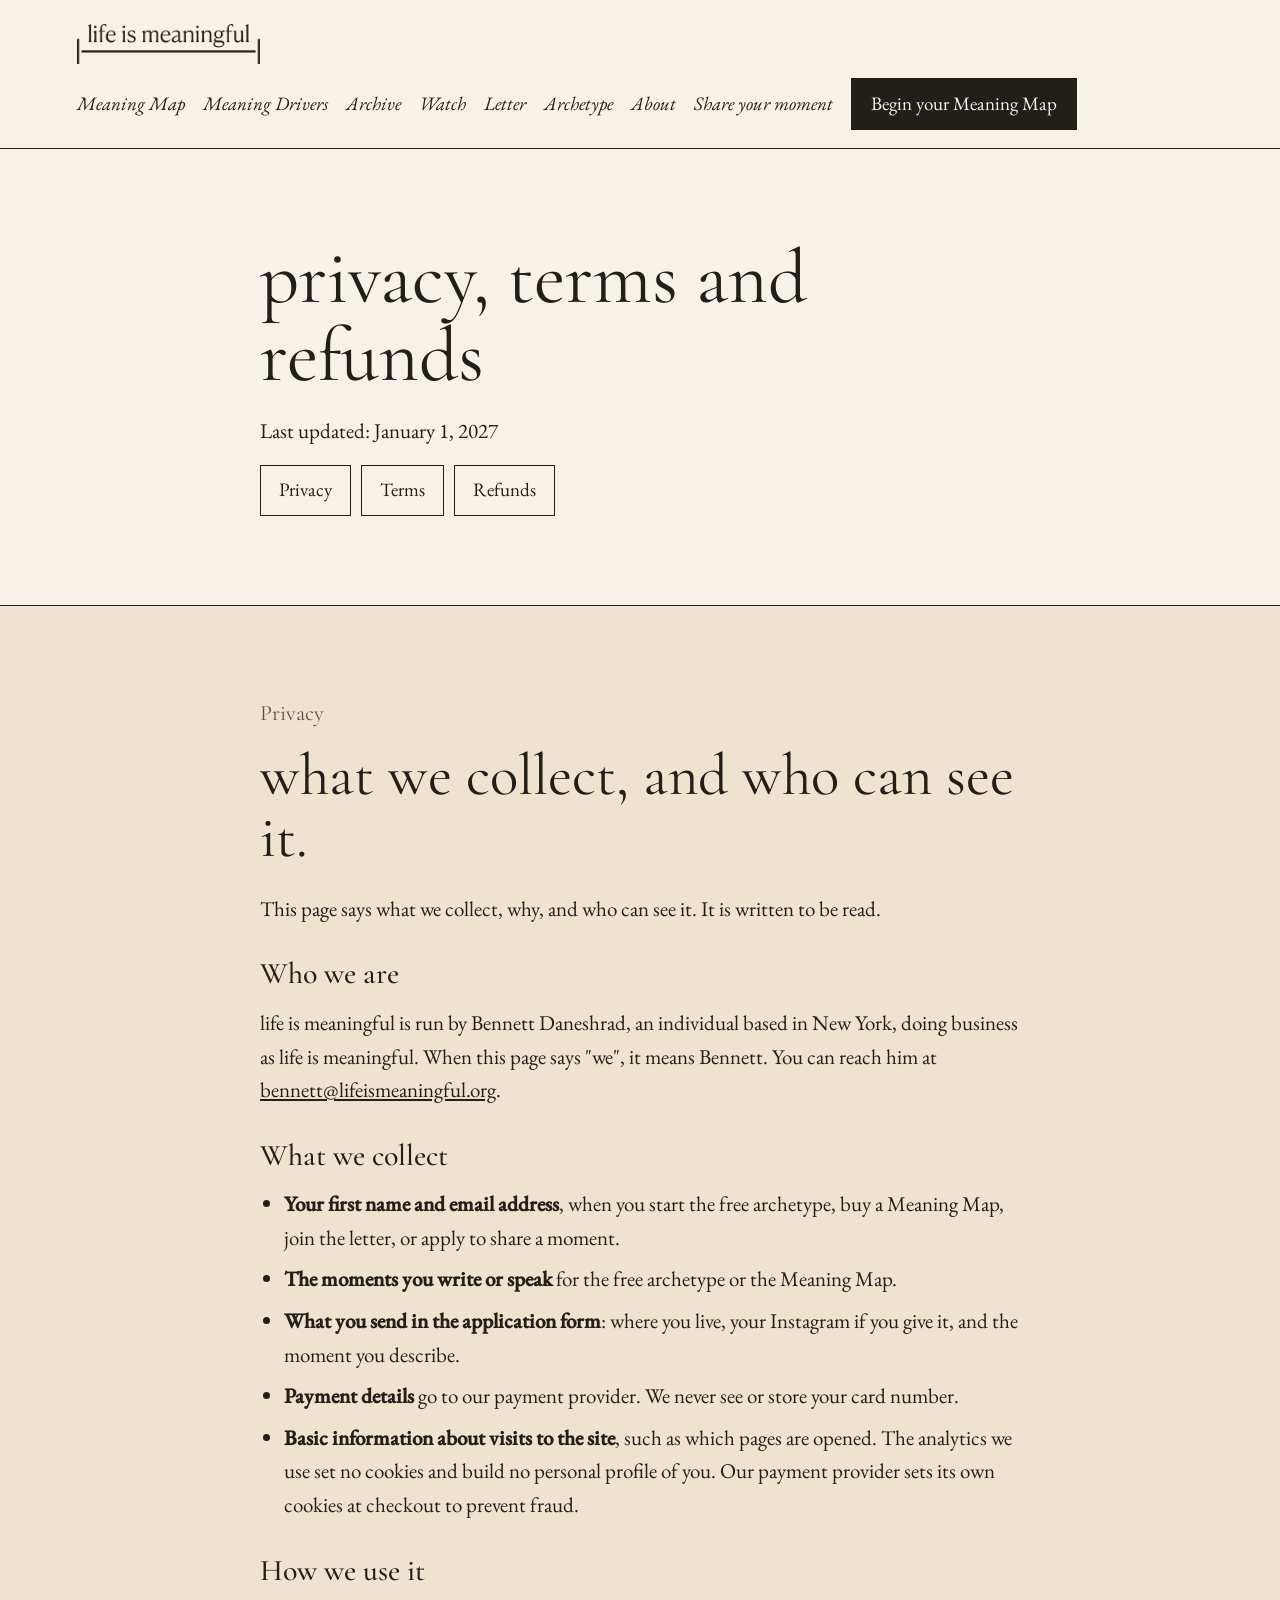
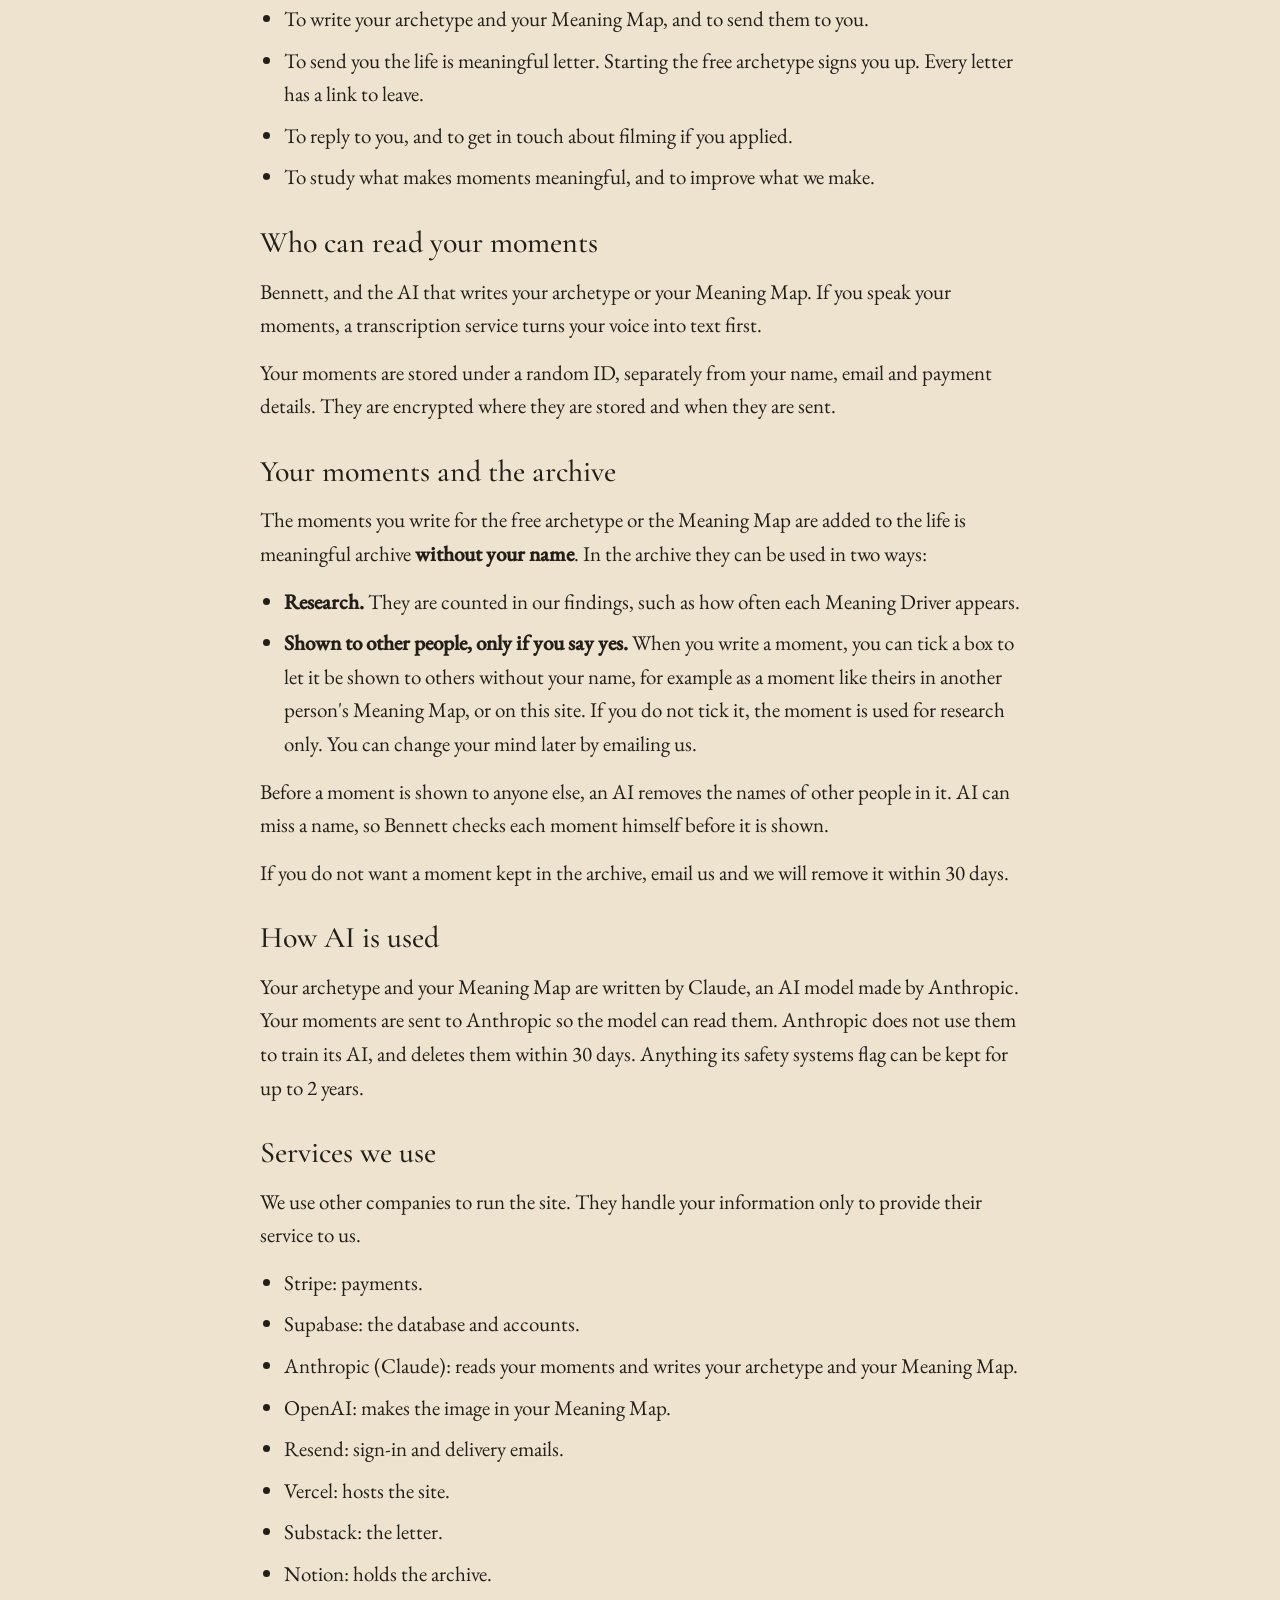
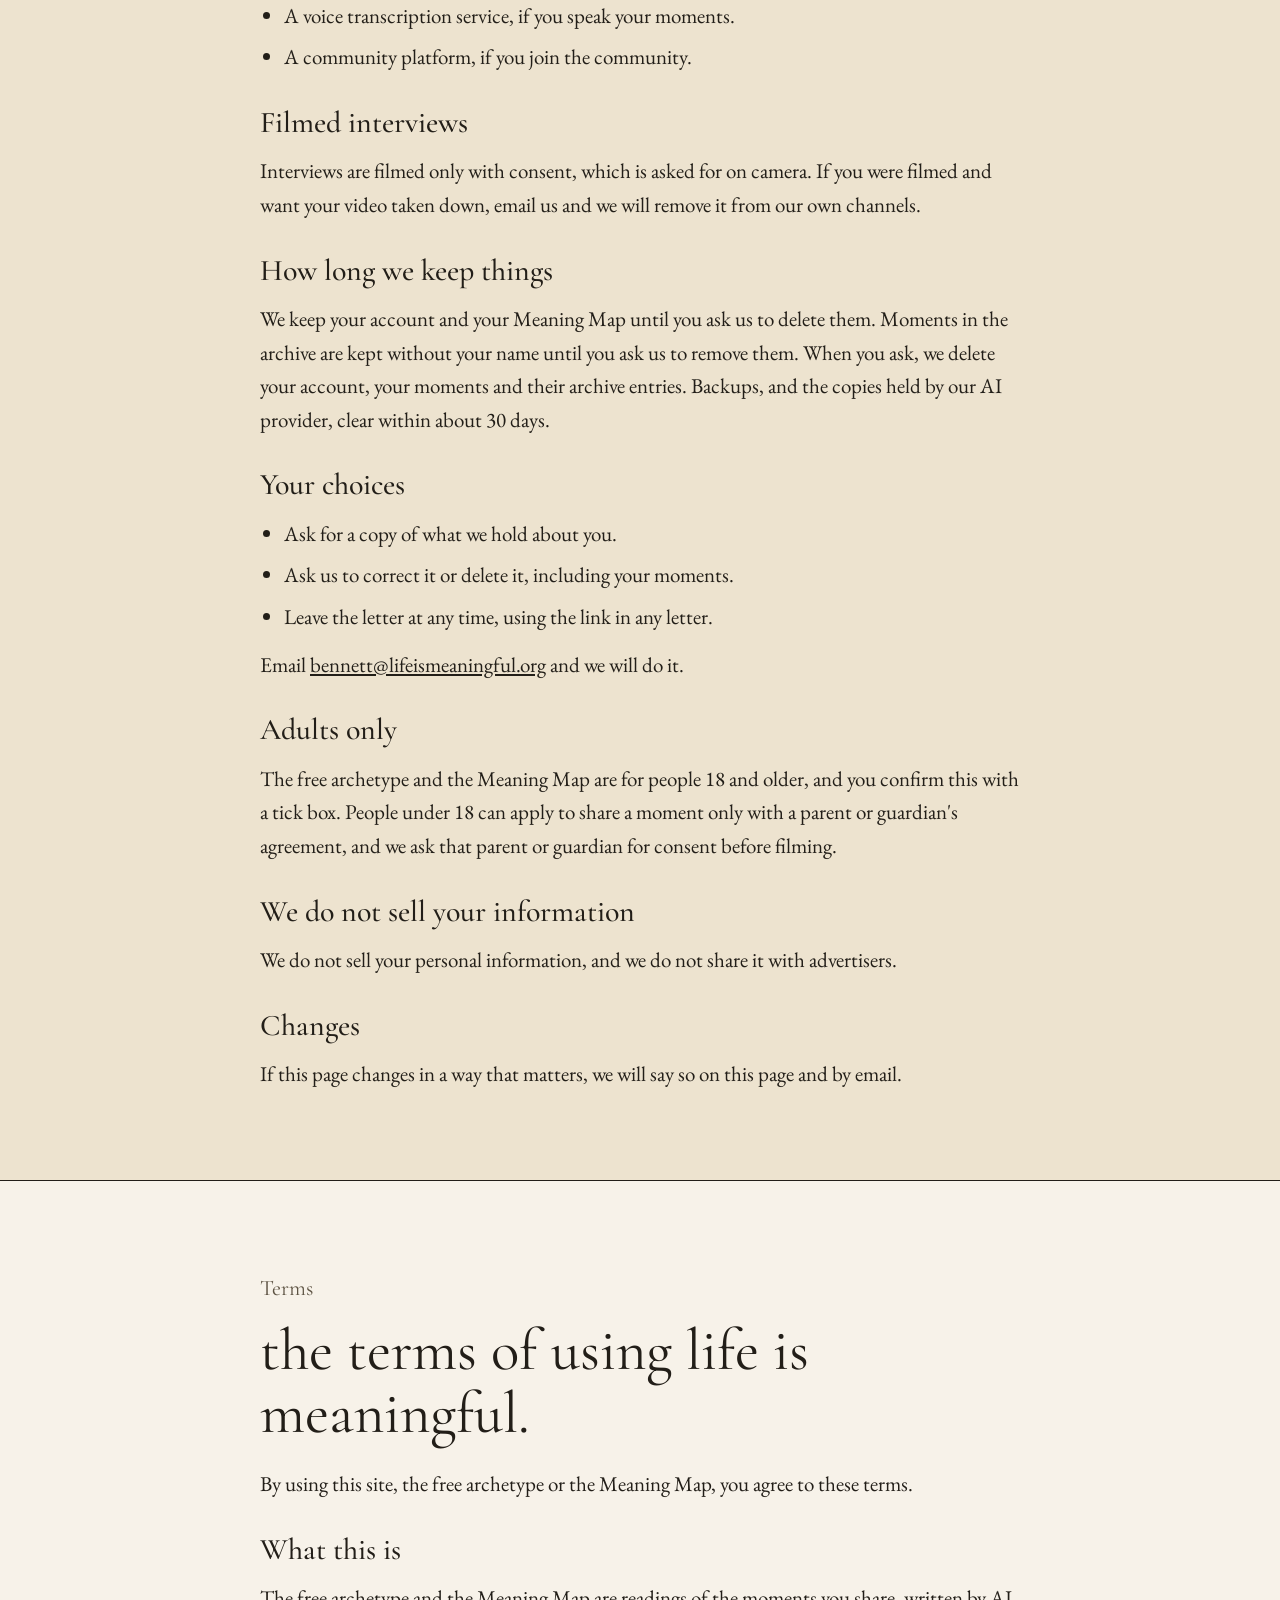
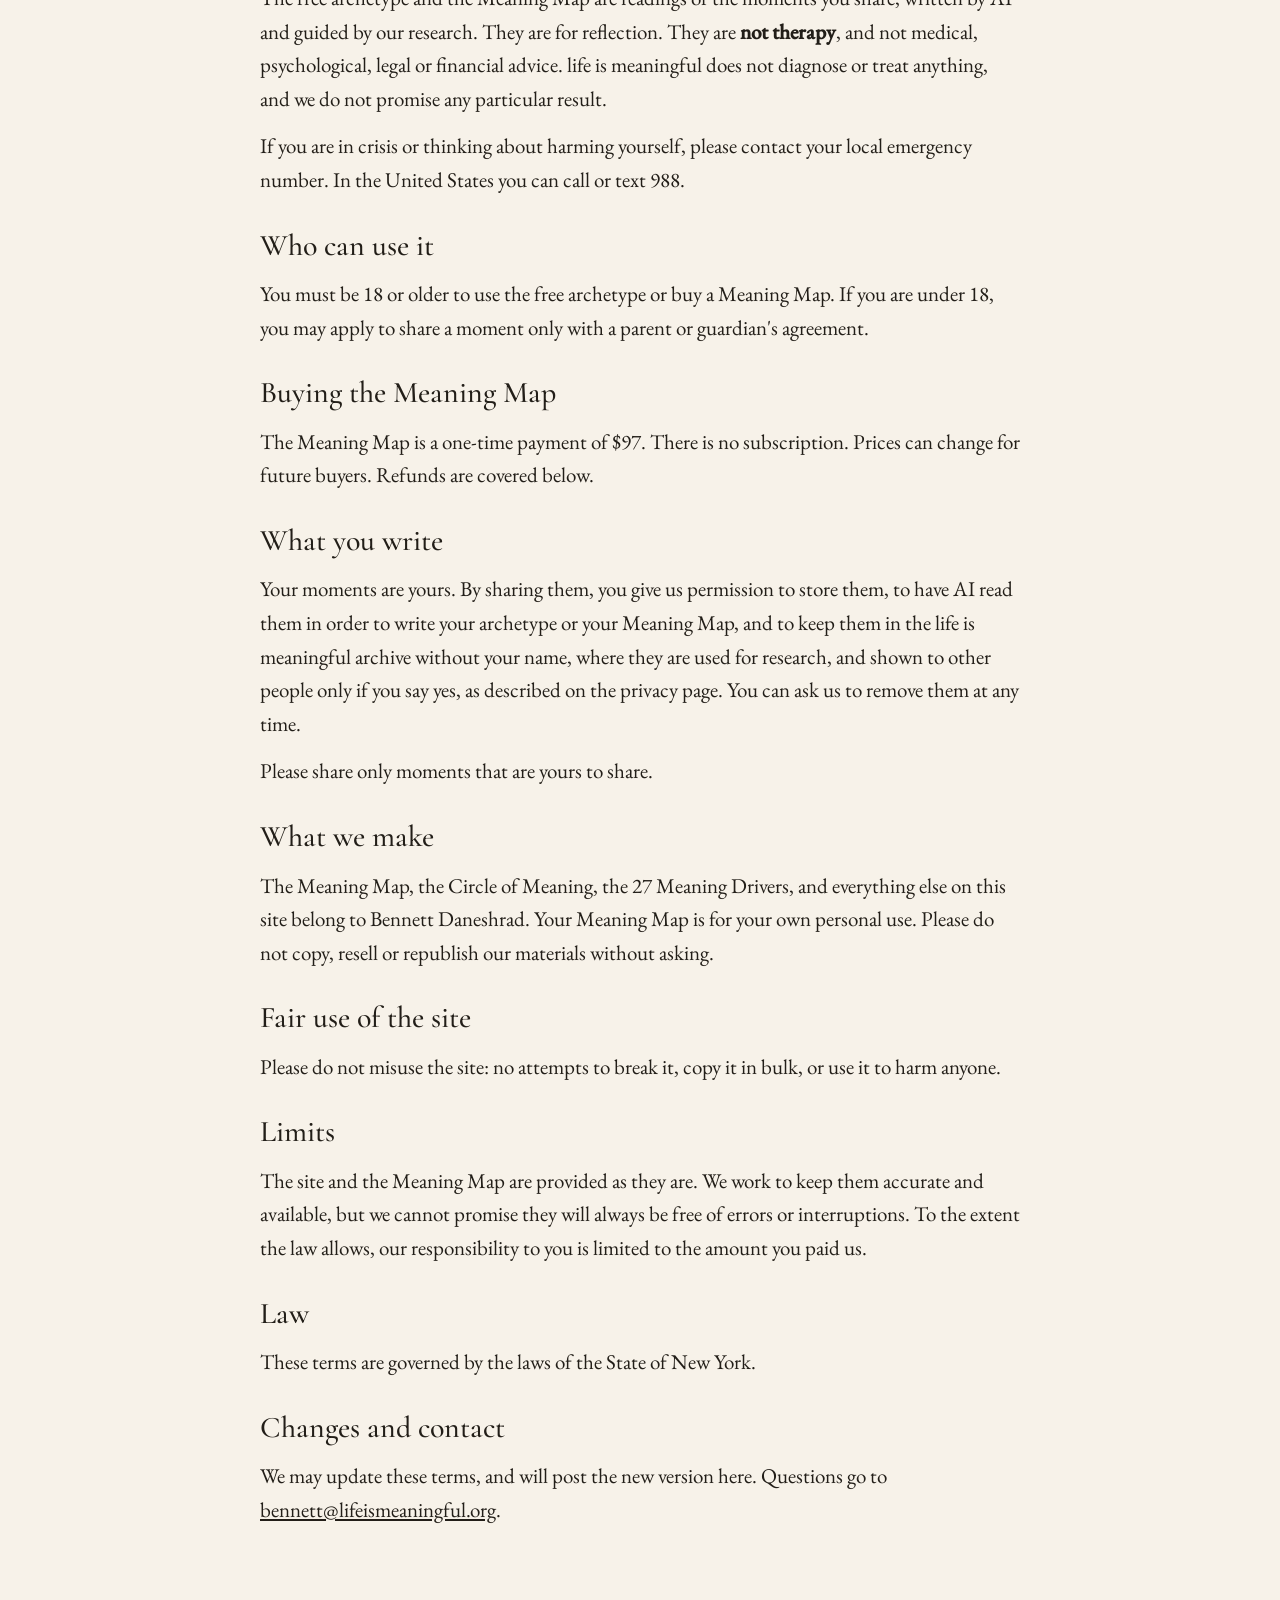
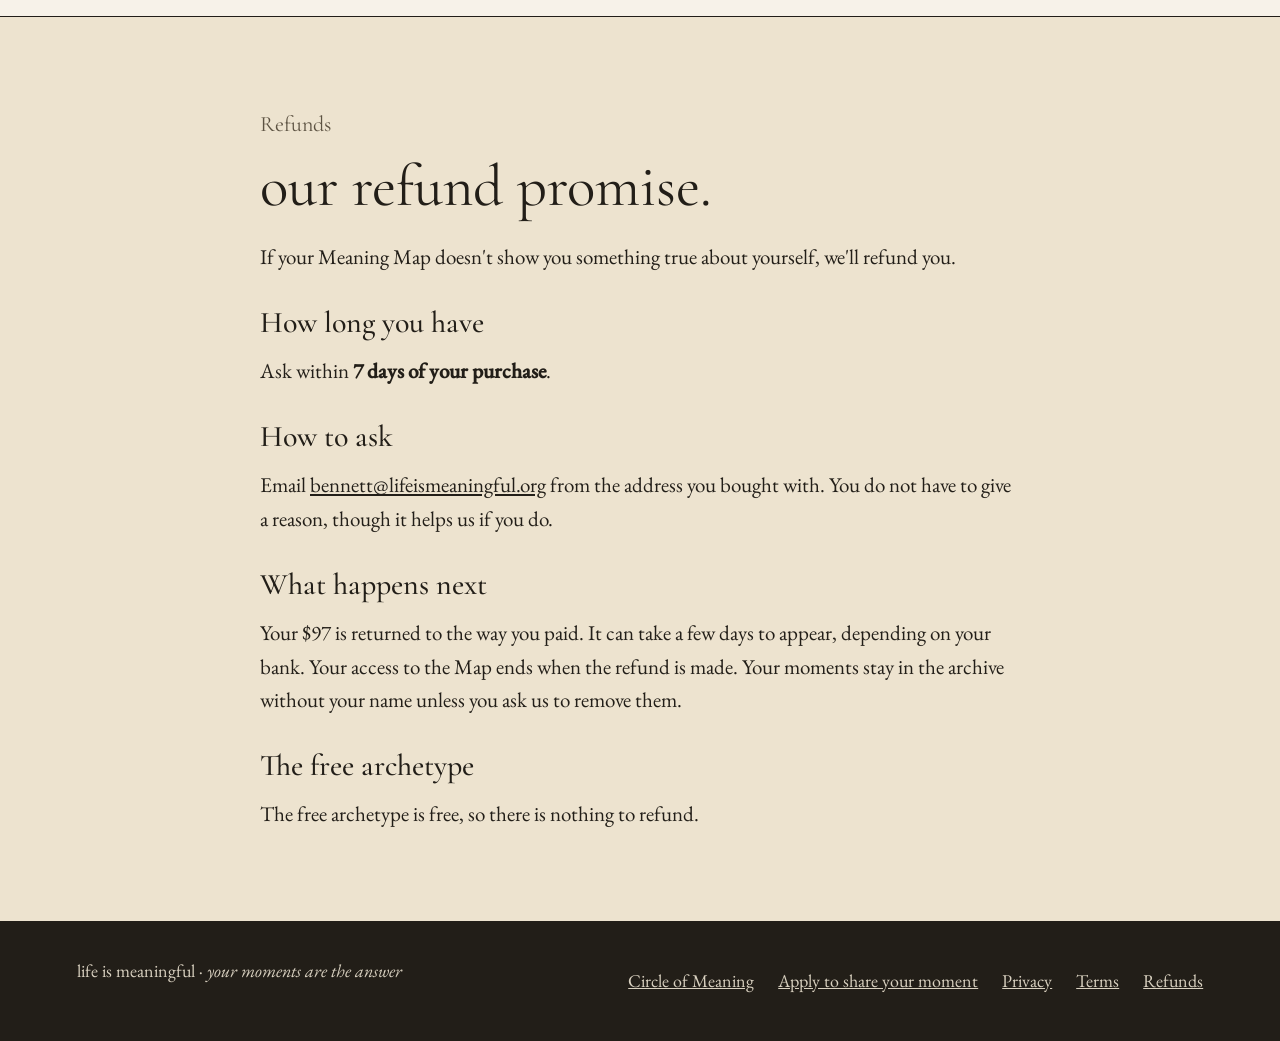
<file: legal.html>
<!doctype html>
<html lang="en">
<head>
<meta charset="utf-8">
<meta name="viewport" content="width=device-width, initial-scale=1">
<title>Privacy, terms and refunds · life is meaningful</title>
<meta name="description" content="What life is meaningful collects, the terms of using the site, and the refund promise.">
<link rel="canonical" href="https://lifeismeaningful.org/legal.html">
<meta property="og:type" content="website">
<meta property="og:site_name" content="life is meaningful">
<meta property="og:title" content="Privacy, terms and refunds · life is meaningful">
<meta property="og:description" content="What life is meaningful collects, the terms of using the site, and the refund promise.">
<meta property="og:url" content="https://lifeismeaningful.org/legal.html">
<meta property="og:image" content="https://lifeismeaningful.org/assets/bella-sept.jpg">
<meta name="twitter:card" content="summary_large_image">
<link rel="icon" href="assets/logo-ink.png">
<link rel="preload" href="fonts/eb-garamond-latin-400-normal.woff2" as="font" type="font/woff2" crossorigin>
<link rel="preload" href="fonts/cormorant-garamond-latin-400-normal.woff2" as="font" type="font/woff2" crossorigin>
<link rel="stylesheet" href="site.css">
<style>
html{scroll-behavior:smooth}
a{color:inherit}a:hover{color:#8A5A16}
footer a:hover{color:#E3B25A}
.lg{display:flex;flex-direction:column;gap:14px}
.lg p,.lg ul{margin:0}
.lg ul{padding:0 0 0 24px;display:flex;flex-direction:column;gap:8px}
.lg h3{margin:18px 0 0;font-family:'Cormorant Garamond',Georgia,serif;font-weight:500;font-size:30px;line-height:1.15}
.tc{background:#F3D9A2;padding:1px 6px;font-size:17px}
</style>
</head>
<body>
<div style="font-family: 'EB Garamond', Georgia, serif; color: #221E18; background: #F7F2E9; font-size: 21px; line-height: 1.6">

<nav class="site-nav" aria-label="Main" style="display: flex; flex-wrap: wrap; gap: 8px 32px; align-items: center; justify-content: space-between; padding: 18px clamp(20px, 6vw, 96px); border-bottom: 1px solid #221E18">
<a href="./" aria-label="life is meaningful, home" style="display: flex; align-items: center; padding: 6px 0"><img src="assets/logo-ink.png" alt="life is meaningful" style="display: block; height: 40px; width: auto"></a>
<button class="menu-btn" type="button" aria-expanded="false" aria-controls="site-menu">Menu</button>
<div id="site-menu" class="menu" style="display: flex; flex-wrap: wrap; gap: 4px 18px; align-items: baseline; font-size: 19px; font-style: italic">
<a href="meaning-map.html" style="text-decoration: none; padding: 10px 0">Meaning Map</a>
<a href="meaning-drivers.html" style="text-decoration: none; padding: 10px 0">Meaning Drivers</a>
<a href="archive.html" style="text-decoration: none; padding: 10px 0">Archive</a>
<a href="watch.html" style="text-decoration: none; padding: 10px 0">Watch</a>
<a href="letter.html" style="text-decoration: none; padding: 10px 0">Letter</a>
<a href="archetype.html" style="text-decoration: none; padding: 10px 0">Archetype</a>
<a href="about.html" style="text-decoration: none; padding: 10px 0">About</a>
<a href="share-a-moment.html" style="text-decoration: none; padding: 10px 0">Share your moment</a>
<a href="meaning-map.html" style="font-style: normal; text-decoration: none; background: #221E18; color: #F7F2E9; padding: 11px 20px">Begin your Meaning Map</a>
</div>
</nav>

<header style="padding: clamp(56px, 7vw, 96px) clamp(20px, 6vw, 96px)">
<div style="max-width: 760px; margin: 0 auto; display: flex; flex-direction: column; gap: 18px">
<h1 style="margin: 0; font-family: 'Cormorant Garamond', Georgia, serif; font-weight: 400; font-size: clamp(46px, 6vw, 84px); line-height: 1.02">privacy, terms and refunds</h1>
<p style="margin: 0">Last updated: January 1, 2027</p>
<div style="display: flex; flex-wrap: wrap; gap: 10px; font-size: 19px">
<a href="#privacy" style="text-decoration: none; border: 1px solid #221E18; padding: 9px 18px">Privacy</a><a href="#terms" style="text-decoration: none; border: 1px solid #221E18; padding: 9px 18px">Terms</a><a href="#refunds" style="text-decoration: none; border: 1px solid #221E18; padding: 9px 18px">Refunds</a>
</div>

</div>
</header>

<section id="privacy" style="background: #EDE3CF; border-top: 1px solid #221E18; padding: clamp(56px, 7vw, 104px) clamp(20px, 6vw, 96px)">
<div class="lg" style="max-width: 760px; margin: 0 auto">
<p style="margin: 0; font-family: 'Cormorant Garamond', Georgia, serif; font-size: 22px; color: #5C5242">Privacy</p>
<h2 style="margin: 0 0 8px; font-family: 'Cormorant Garamond', Georgia, serif; font-weight: 400; font-size: clamp(38px, 4.6vw, 64px); line-height: 1.06">what we collect, and who can see it.</h2>
<p>This page says what we collect, why, and who can see it. It is written to be read.</p>
<h3>Who we are</h3>
<p>life is meaningful is run by Bennett Daneshrad, an individual based in New York, doing business as life is meaningful. When this page says "we", it means Bennett. You can reach him at <a href="mailto:bennett@lifeismeaningful.org">bennett@lifeismeaningful.org</a>.</p>
<h3>What we collect</h3>
<ul>
<li><strong>Your first name and email address</strong>, when you start the free archetype, buy a Meaning Map, join the letter, or apply to share a moment.</li>
<li><strong>The moments you write or speak</strong> for the free archetype or the Meaning Map.</li>
<li><strong>What you send in the application form</strong>: where you live, your Instagram if you give it, and the moment you describe.</li>
<li><strong>Payment details</strong> go to our payment provider. We never see or store your card number.</li>
<li><strong>Basic information about visits to the site</strong>, such as which pages are opened. The analytics we use set no cookies and build no personal profile of you. Our payment provider sets its own cookies at checkout to prevent fraud.</li>
</ul>
<h3>How we use it</h3>
<ul>
<li>To write your archetype and your Meaning Map, and to send them to you.</li>
<li>To send you the life is meaningful letter. Starting the free archetype signs you up. Every letter has a link to leave.</li>
<li>To reply to you, and to get in touch about filming if you applied.</li>
<li>To study what makes moments meaningful, and to improve what we make.</li>
</ul>
<h3>Who can read your moments</h3>
<p>Bennett, and the AI that writes your archetype or your Meaning Map. If you speak your moments, a transcription service turns your voice into text first.</p>
<p>Your moments are stored under a random ID, separately from your name, email and payment details. They are encrypted where they are stored and when they are sent.</p>
<h3>Your moments and the archive</h3>
<p>The moments you write for the free archetype or the Meaning Map are added to the life is meaningful archive <strong>without your name</strong>. In the archive they can be used in two ways:</p>
<ul>
<li><strong>Research.</strong> They are counted in our findings, such as how often each Meaning Driver appears.</li>
<li><strong>Shown to other people, only if you say yes.</strong> When you write a moment, you can tick a box to let it be shown to others without your name, for example as a moment like theirs in another person's Meaning Map, or on this site. If you do not tick it, the moment is used for research only. You can change your mind later by emailing us.</li>
</ul>
<p>Before a moment is shown to anyone else, an AI removes the names of other people in it. AI can miss a name, so Bennett checks each moment himself before it is shown.</p>
<p>If you do not want a moment kept in the archive, email us and we will remove it within 30 days.</p>
<h3>How AI is used</h3>
<p>Your archetype and your Meaning Map are written by Claude, an AI model made by Anthropic. Your moments are sent to Anthropic so the model can read them. Anthropic does not use them to train its AI, and deletes them within 30 days. Anything its safety systems flag can be kept for up to 2 years.</p>
<h3>Services we use</h3>
<p>We use other companies to run the site. They handle your information only to provide their service to us.</p>
<ul>
<li>Stripe: payments.</li>
<li>Supabase: the database and accounts.</li>
<li>Anthropic (Claude): reads your moments and writes your archetype and your Meaning Map.</li>
<li>OpenAI: makes the image in your Meaning Map.</li>
<li>Resend: sign-in and delivery emails.</li>
<li>Vercel: hosts the site.</li>
<li>Substack: the letter.</li>
<li>Notion: holds the archive.</li>
<li>A voice transcription service, if you speak your moments.</li>
<li>A community platform, if you join the community.</li>
</ul>
<h3>Filmed interviews</h3>
<p>Interviews are filmed only with consent, which is asked for on camera. If you were filmed and want your video taken down, email us and we will remove it from our own channels.</p>
<h3>How long we keep things</h3>
<p>We keep your account and your Meaning Map until you ask us to delete them. Moments in the archive are kept without your name until you ask us to remove them. When you ask, we delete your account, your moments and their archive entries. Backups, and the copies held by our AI provider, clear within about 30 days.</p>
<h3>Your choices</h3>
<ul>
<li>Ask for a copy of what we hold about you.</li>
<li>Ask us to correct it or delete it, including your moments.</li>
<li>Leave the letter at any time, using the link in any letter.</li>
</ul>
<p>Email <a href="mailto:bennett@lifeismeaningful.org">bennett@lifeismeaningful.org</a> and we will do it.</p>
<h3>Adults only</h3>
<p>The free archetype and the Meaning Map are for people 18 and older, and you confirm this with a tick box. People under 18 can apply to share a moment only with a parent or guardian's agreement, and we ask that parent or guardian for consent before filming.</p>
<h3>We do not sell your information</h3>
<p>We do not sell your personal information, and we do not share it with advertisers.</p>
<h3>Changes</h3>
<p>If this page changes in a way that matters, we will say so on this page and by email.</p>
</div>
</section>
<section id="terms" style="background: #F7F2E9; border-top: 1px solid #221E18; padding: clamp(56px, 7vw, 104px) clamp(20px, 6vw, 96px)">
<div class="lg" style="max-width: 760px; margin: 0 auto">
<p style="margin: 0; font-family: 'Cormorant Garamond', Georgia, serif; font-size: 22px; color: #5C5242">Terms</p>
<h2 style="margin: 0 0 8px; font-family: 'Cormorant Garamond', Georgia, serif; font-weight: 400; font-size: clamp(38px, 4.6vw, 64px); line-height: 1.06">the terms of using life is meaningful.</h2>
<p>By using this site, the free archetype or the Meaning Map, you agree to these terms.</p>
<h3>What this is</h3>
<p>The free archetype and the Meaning Map are readings of the moments you share, written by AI and guided by our research. They are for reflection. They are <strong>not therapy</strong>, and not medical, psychological, legal or financial advice. life is meaningful does not diagnose or treat anything, and we do not promise any particular result.</p>
<p>If you are in crisis or thinking about harming yourself, please contact your local emergency number. In the United States you can call or text 988.</p>
<h3>Who can use it</h3>
<p>You must be 18 or older to use the free archetype or buy a Meaning Map. If you are under 18, you may apply to share a moment only with a parent or guardian's agreement.</p>
<h3>Buying the Meaning Map</h3>
<p>The Meaning Map is a one-time payment of $97. There is no subscription. Prices can change for future buyers. Refunds are covered below.</p>
<h3>What you write</h3>
<p>Your moments are yours. By sharing them, you give us permission to store them, to have AI read them in order to write your archetype or your Meaning Map, and to keep them in the life is meaningful archive without your name, where they are used for research, and shown to other people only if you say yes, as described on the privacy page. You can ask us to remove them at any time.</p>
<p>Please share only moments that are yours to share.</p>
<h3>What we make</h3>
<p>The Meaning Map, the Circle of Meaning, the 27 Meaning Drivers, and everything else on this site belong to Bennett Daneshrad. Your Meaning Map is for your own personal use. Please do not copy, resell or republish our materials without asking.</p>
<h3>Fair use of the site</h3>
<p>Please do not misuse the site: no attempts to break it, copy it in bulk, or use it to harm anyone.</p>
<h3>Limits</h3>
<p>The site and the Meaning Map are provided as they are. We work to keep them accurate and available, but we cannot promise they will always be free of errors or interruptions. To the extent the law allows, our responsibility to you is limited to the amount you paid us.</p>
<h3>Law</h3>
<p>These terms are governed by the laws of the State of New York.</p>
<h3>Changes and contact</h3>
<p>We may update these terms, and will post the new version here. Questions go to <a href="mailto:bennett@lifeismeaningful.org">bennett@lifeismeaningful.org</a>.</p>
</div>
</section>
<section id="refunds" style="background: #EDE3CF; border-top: 1px solid #221E18; padding: clamp(56px, 7vw, 104px) clamp(20px, 6vw, 96px)">
<div class="lg" style="max-width: 760px; margin: 0 auto">
<p style="margin: 0; font-family: 'Cormorant Garamond', Georgia, serif; font-size: 22px; color: #5C5242">Refunds</p>
<h2 style="margin: 0 0 8px; font-family: 'Cormorant Garamond', Georgia, serif; font-weight: 400; font-size: clamp(38px, 4.6vw, 64px); line-height: 1.06">our refund promise.</h2>
<p>If your Meaning Map doesn't show you something true about yourself, we'll refund you.</p>
<h3>How long you have</h3>
<p>Ask within <strong>7 days of your purchase</strong>.</p>
<h3>How to ask</h3>
<p>Email <a href="mailto:bennett@lifeismeaningful.org">bennett@lifeismeaningful.org</a> from the address you bought with. You do not have to give a reason, though it helps us if you do.</p>
<h3>What happens next</h3>
<p>Your $97 is returned to the way you paid. It can take a few days to appear, depending on your bank. Your access to the Map ends when the refund is made. Your moments stay in the archive without your name unless you ask us to remove them.</p>
<h3>The free archetype</h3>
<p>The free archetype is free, so there is nothing to refund.</p>
</div>
</section>

<footer style="background: #221E18; padding: 36px clamp(20px, 6vw, 96px); display: flex; flex-wrap: wrap; gap: 8px 32px; justify-content: space-between; font-size: 18px; color: #D9D1C0">
<span>life is meaningful · <em>your moments are the answer</em></span>
<div style="display: flex; flex-wrap: wrap; gap: 0 24px">
<a href="circle-of-meaning.html" style="padding: 10px 0">Circle of Meaning</a><a href="share-a-moment.html" style="padding: 10px 0">Apply to share your moment</a><a href="legal.html#privacy" style="padding: 10px 0">Privacy</a><a href="legal.html#terms" style="padding: 10px 0">Terms</a><a href="legal.html#refunds" style="padding: 10px 0">Refunds</a>
</div>
</footer>
</div>
<script src="site.js"></script>
</body>
</html>
</file>
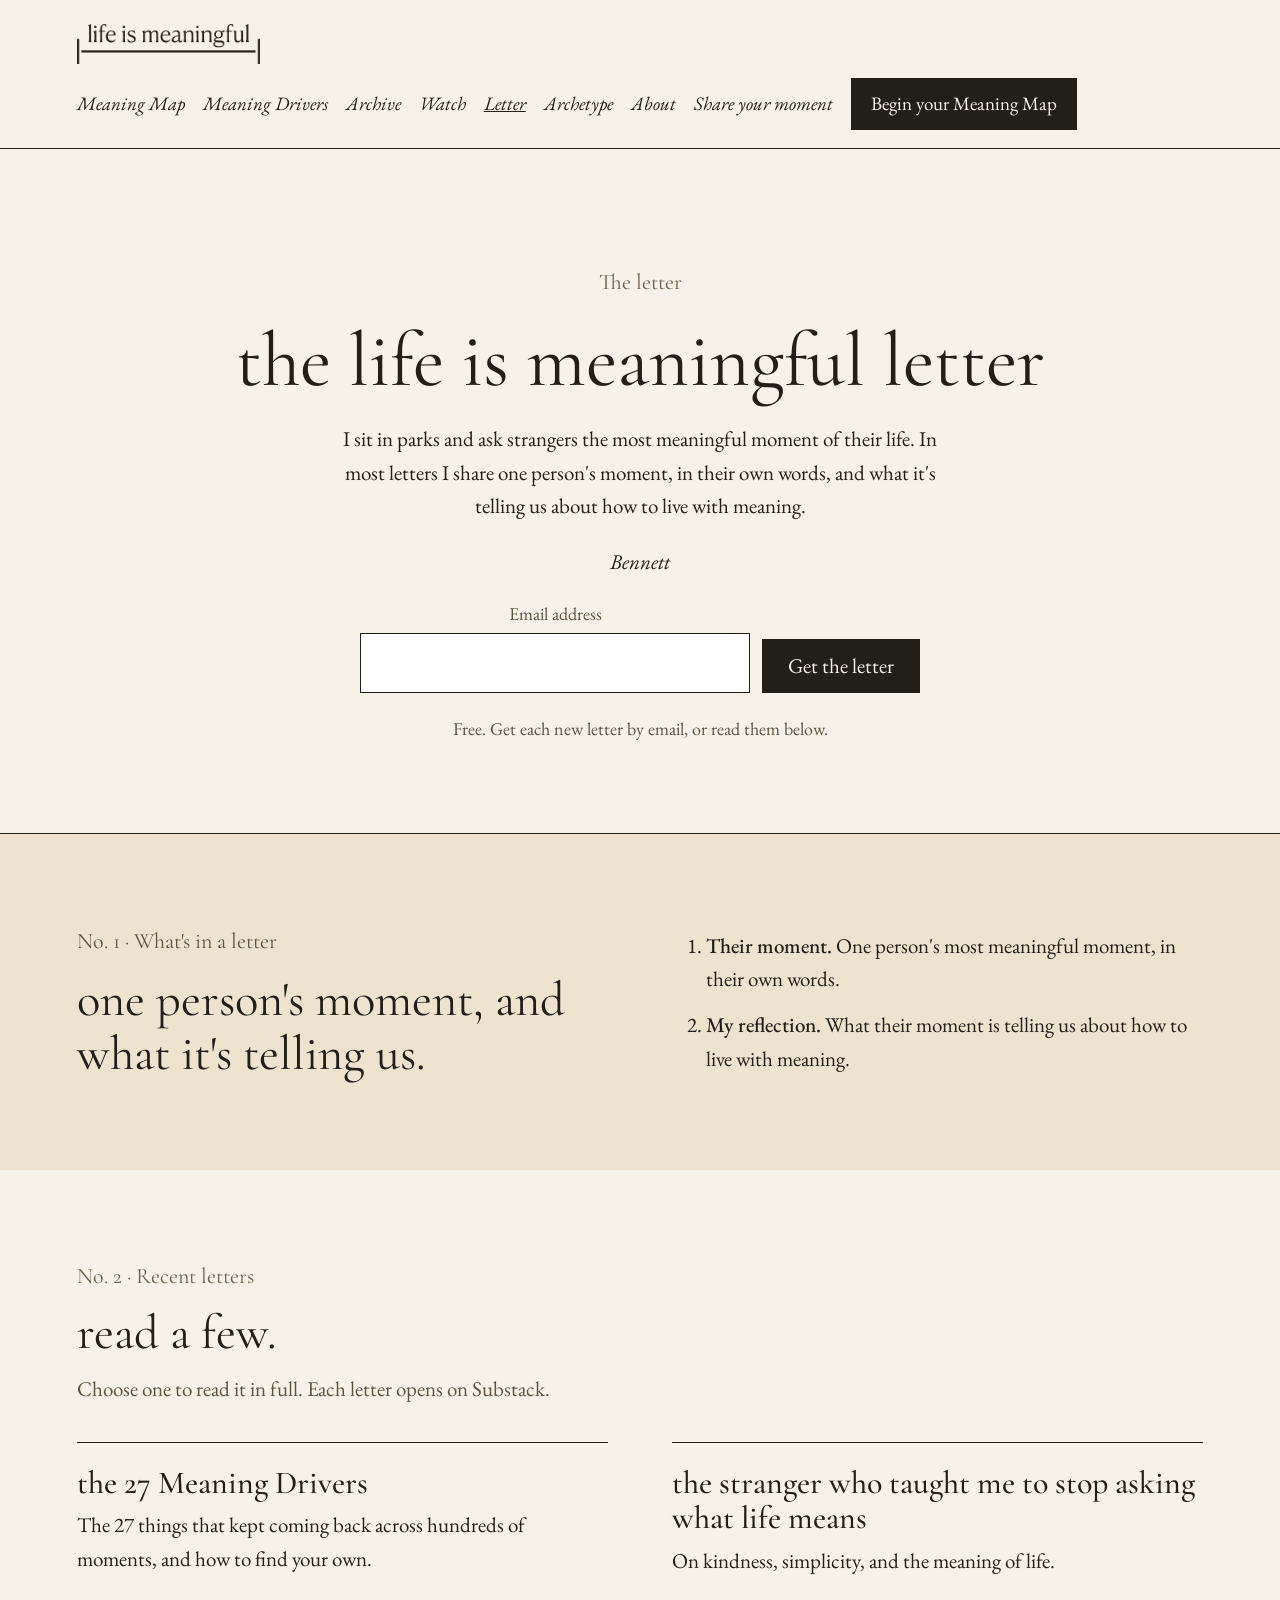
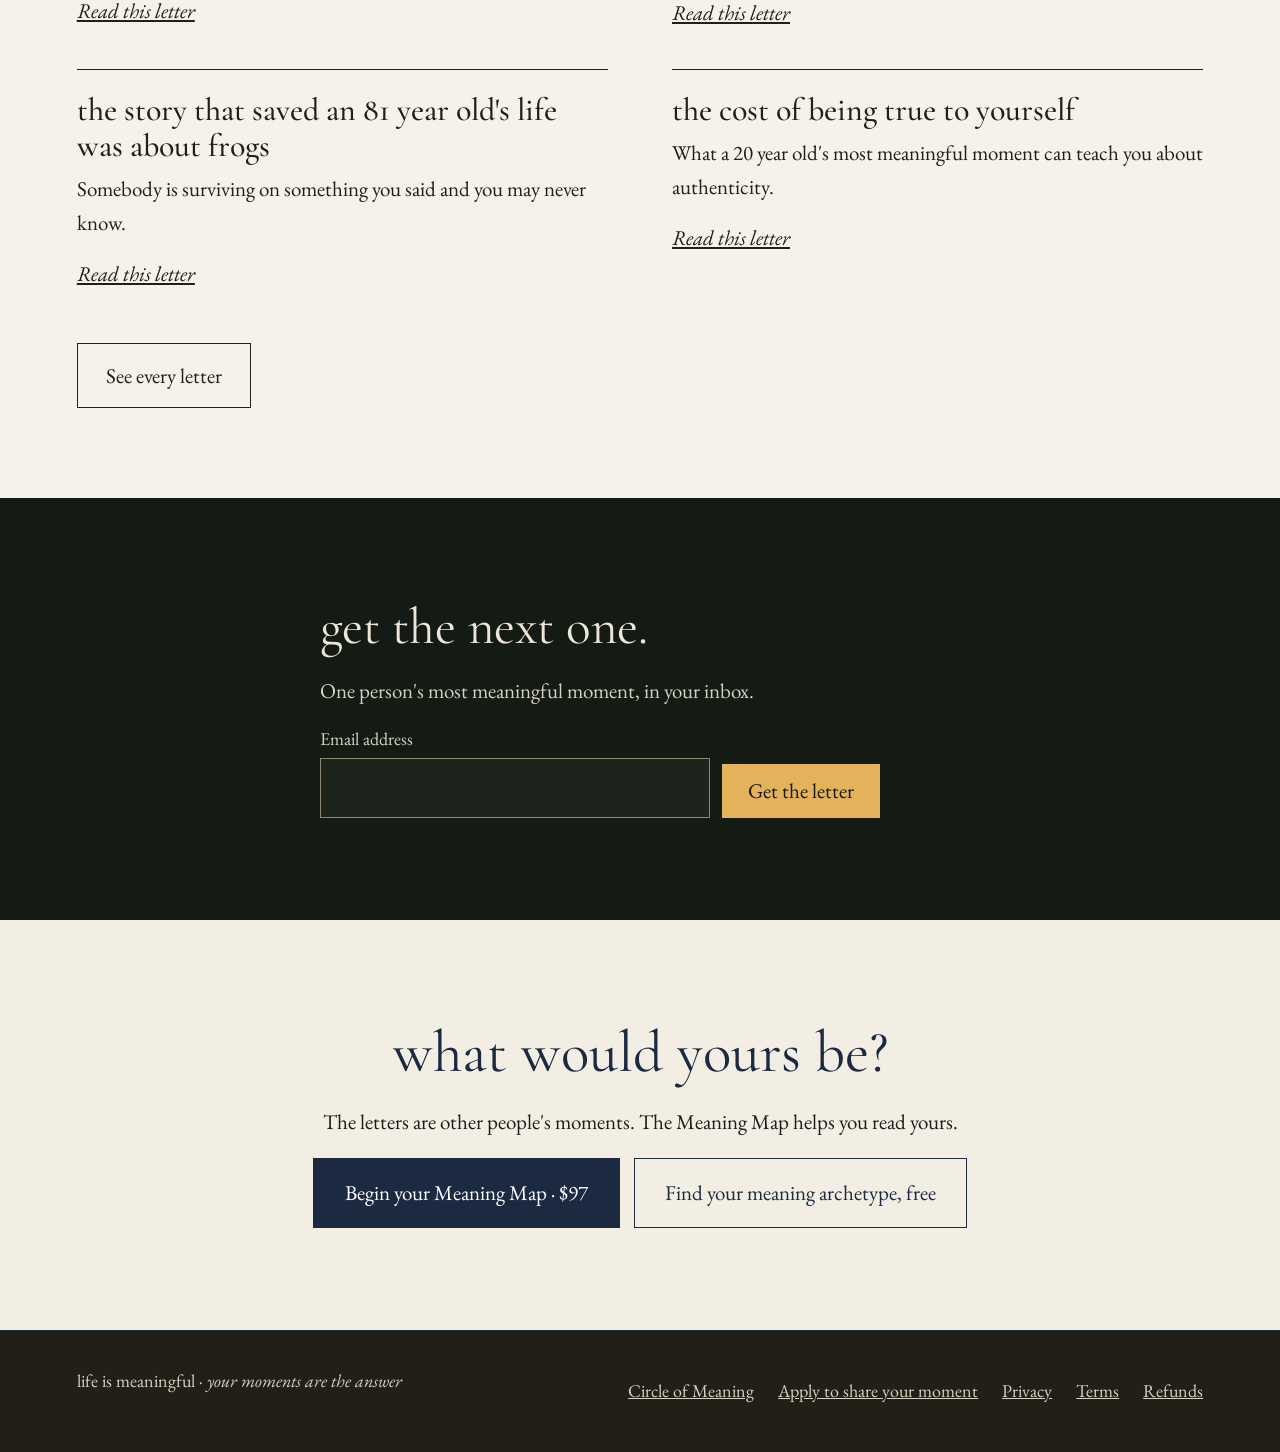
<file: letter.html>
<!doctype html>
<html lang="en">
<head>
<meta charset="utf-8">
<meta name="viewport" content="width=device-width, initial-scale=1">
<title>The life is meaningful letter</title>
<meta name="description" content="One person&#x27;s most meaningful moment, in your inbox.">
<link rel="canonical" href="https://lifeismeaningful.org/letter.html">
<meta property="og:type" content="website">
<meta property="og:site_name" content="life is meaningful">
<meta property="og:title" content="The life is meaningful letter">
<meta property="og:description" content="One person&#x27;s most meaningful moment, in your inbox.">
<meta property="og:url" content="https://lifeismeaningful.org/letter.html">
<meta property="og:image" content="https://lifeismeaningful.org/assets/bella-sept.jpg">
<meta name="twitter:card" content="summary_large_image">
<link rel="icon" href="assets/logo-ink.png">
<link rel="preload" href="fonts/eb-garamond-latin-400-normal.woff2" as="font" type="font/woff2" crossorigin>
<link rel="preload" href="fonts/cormorant-garamond-latin-400-normal.woff2" as="font" type="font/woff2" crossorigin>
<link rel="stylesheet" href="site.css">
<style>
a{color:inherit}a:hover{color:#8A5A16}
footer a:hover{color:#E3B25A}
</style>
</head>
<body>
<div style="font-family: 'EB Garamond', Georgia, serif; color: #221E18; background: #F7F2E9; font-size: 21px; line-height: 1.6">

<nav class="site-nav" aria-label="Main" style="display: flex; flex-wrap: wrap; gap: 8px 32px; align-items: center; justify-content: space-between; padding: 18px clamp(20px, 6vw, 96px); border-bottom: 1px solid #221E18">
<a href="./" aria-label="life is meaningful, home" style="display: flex; align-items: center; padding: 6px 0"><img src="assets/logo-ink.png" alt="life is meaningful" style="display: block; height: 40px; width: auto"></a>
<button class="menu-btn" type="button" aria-expanded="false" aria-controls="site-menu">Menu</button>
<div id="site-menu" class="menu" style="display: flex; flex-wrap: wrap; gap: 4px 18px; align-items: baseline; font-size: 19px; font-style: italic">
<a href="meaning-map.html" style="text-decoration: none; padding: 10px 0">Meaning Map</a>
<a href="meaning-drivers.html" style="text-decoration: none; padding: 10px 0">Meaning Drivers</a>
<a href="archive.html" style="text-decoration: none; padding: 10px 0">Archive</a>
<a href="watch.html" style="text-decoration: none; padding: 10px 0">Watch</a>
<a href="#top" aria-current="page" style="padding: 10px 0">Letter</a>
<a href="archetype.html" style="text-decoration: none; padding: 10px 0">Archetype</a>
<a href="about.html" style="text-decoration: none; padding: 10px 0">About</a>
<a href="share-a-moment.html" style="text-decoration: none; padding: 10px 0">Share your moment</a>
<a href="meaning-map.html" style="font-style: normal; text-decoration: none; background: #221E18; color: #F7F2E9; padding: 11px 20px">Begin your Meaning Map</a>
</div>
</nav>

<header id="top" style="padding: clamp(64px, 9vw, 128px) clamp(20px, 6vw, 96px) clamp(56px, 7vw, 96px)">
<div style="max-width: 820px; margin: 0 auto; display: flex; flex-direction: column; gap: 22px; align-items: center; text-align: center">
<p style="margin: 0; font-family: 'Cormorant Garamond', Georgia, serif; font-size: 22px; color: #6A5F4E">The letter</p>
<h1 style="margin: 0; font-family: 'Cormorant Garamond', Georgia, serif; font-weight: 400; font-size: clamp(46px, 6vw, 88px); line-height: 1.02; text-wrap: balance">the life is meaningful letter</h1>
<p style="margin: 0; max-width: 620px">I sit in parks and ask strangers the most meaningful moment of their life. In most letters I share one person's moment, in their own words, and what it's telling us about how to live with meaning.</p>
<p style="margin: 0; font-style: italic">Bennett</p>
<form action="https://lifeismeaningful.substack.com/subscribe" method="get" target="_blank" rel="noopener" style="display: flex; flex-wrap: wrap; gap: 12px; align-items: flex-end; width: 100%; max-width: 560px">
<div style="display: flex; flex-direction: column; gap: 4px; flex: 1 1 240px">
<label for="l-email-top" style="font-size: 18px; color: #5C5242">Email address</label>
<input id="l-email-top" name="email" type="email" required autocomplete="email" style="font: inherit; padding: 12px 14px; border: 1px solid #221E18; background: #FFFFFF; min-height: 54px; box-sizing: border-box">
</div>
<button type="submit" style="font: inherit; background: #221E18; color: #F7F2E9; border: 0; padding: 0 26px; min-height: 54px">Get the letter</button>
</form>
<p style="margin: 0; font-size: 18px; color: #5C5242">Free. Get each new letter by email, or read them below.</p>
</div>
</header>

<section style="background: #EDE3CF; border-top: 1px solid #221E18; padding: clamp(56px, 7vw, 104px) clamp(20px, 6vw, 96px)">
<div style="max-width: 1128px; margin: 0 auto; display: grid; grid-template-columns: repeat(auto-fit, minmax(min(420px, 100%), 1fr)); gap: 40px 80px; align-items: center">
<div style="display: flex; flex-direction: column; gap: 14px">
<p style="margin: 0; font-family: 'Cormorant Garamond', Georgia, serif; font-size: 22px; color: #5C5242">No. 1 · What's in a letter</p>
<h2 style="margin: 0; font-family: 'Cormorant Garamond', Georgia, serif; font-weight: 400; font-size: clamp(34px, 3.8vw, 52px); line-height: 1.1">one person's moment, and what it's telling us.</h2>
</div>
<ol style="margin: 0; padding: 0 0 0 26px; display: flex; flex-direction: column; gap: 12px">
<li><strong style="font-weight: 500">Their moment.</strong> One person's most meaningful moment, in their own words.</li>
<li><strong style="font-weight: 500">My reflection.</strong> What their moment is telling us about how to live with meaning.</li>
</ol>
</div>
</section>

<section style="padding: clamp(56px, 7vw, 104px) clamp(20px, 6vw, 96px)">
<div style="max-width: 1128px; margin: 0 auto; display: flex; flex-direction: column; gap: 36px">
<div style="display: flex; flex-direction: column; gap: 12px">
<p style="margin: 0; font-family: 'Cormorant Garamond', Georgia, serif; font-size: 22px; color: #6A5F4E">No. 2 · Recent letters</p>
<h2 style="margin: 0; font-family: 'Cormorant Garamond', Georgia, serif; font-weight: 400; font-size: clamp(34px, 3.8vw, 52px); line-height: 1.1">read a few.</h2>
<p style="margin: 0; max-width: 620px; color: #5C5242">Choose one to read it in full. Each letter opens on Substack.</p>
</div>
<ul style="list-style: none; margin: 0; padding: 0; display: grid; grid-template-columns: repeat(auto-fit, minmax(min(420px, 100%), 1fr)); gap: 24px 64px">
<li style="border-top: 1px solid #221E18; padding: 22px 0 6px; display: flex; flex-direction: column; gap: 8px">
<h3 style="margin: 0; font-family: 'Cormorant Garamond', Georgia, serif; font-weight: 500; font-size: 32px; line-height: 1.12">the 27 Meaning Drivers</h3>
<p style="margin: 0">The 27 things that kept coming back across hundreds of moments, and how to find your own.</p>
<a href="https://lifeismeaningful.substack.com/p/the-27-meaning-drivers" style="font-style: italic; padding: 10px 0; align-self: flex-start">Read this letter</a>
</li>
<li style="border-top: 1px solid #221E18; padding: 22px 0 6px; display: flex; flex-direction: column; gap: 8px">
<h3 style="margin: 0; font-family: 'Cormorant Garamond', Georgia, serif; font-weight: 500; font-size: 32px; line-height: 1.12">the stranger who taught me to stop asking what life means</h3>
<p style="margin: 0">On kindness, simplicity, and the meaning of life.</p>
<a href="https://lifeismeaningful.substack.com/p/the-stranger-who-taught-me-to-stop" style="font-style: italic; padding: 10px 0; align-self: flex-start">Read this letter</a>
</li>
<li style="border-top: 1px solid #221E18; padding: 22px 0 6px; display: flex; flex-direction: column; gap: 8px">
<h3 style="margin: 0; font-family: 'Cormorant Garamond', Georgia, serif; font-weight: 500; font-size: 32px; line-height: 1.12">the story that saved an 81 year old's life was about frogs</h3>
<p style="margin: 0">Somebody is surviving on something you said and you may never know.</p>
<a href="https://lifeismeaningful.substack.com/p/the-story-that-saved-an-81-year-olds" style="font-style: italic; padding: 10px 0; align-self: flex-start">Read this letter</a>
</li>
<li style="border-top: 1px solid #221E18; padding: 22px 0 6px; display: flex; flex-direction: column; gap: 8px">
<h3 style="margin: 0; font-family: 'Cormorant Garamond', Georgia, serif; font-weight: 500; font-size: 32px; line-height: 1.12">the cost of being true to yourself</h3>
<p style="margin: 0">What a 20 year old's most meaningful moment can teach you about authenticity.</p>
<a href="https://lifeismeaningful.substack.com/p/the-cost-of-being-true-to-yourself" style="font-style: italic; padding: 10px 0; align-self: flex-start">Read this letter</a>
</li>
</ul>
<a href="https://lifeismeaningful.substack.com/archive" style="align-self: flex-start; text-decoration: none; border: 1px solid #221E18; padding: 15px 28px">See every letter</a>
</div>
</section>

<section style="background: #141A14; color: #EDE6D8; padding: clamp(64px, 8vw, 120px) clamp(20px, 6vw, 96px)">
<div style="max-width: 640px; margin: 0 auto; display: flex; flex-direction: column; gap: 18px">
<h2 style="margin: 0; font-family: 'Cormorant Garamond', Georgia, serif; font-weight: 400; font-size: clamp(34px, 4vw, 54px); line-height: 1.08">get the next one.</h2>
<p style="margin: 0; color: #D9D1C0">One person's most meaningful moment, in your inbox.</p>
<form action="https://lifeismeaningful.substack.com/subscribe" method="get" target="_blank" rel="noopener" style="display: flex; flex-wrap: wrap; gap: 12px; align-items: flex-end; width: 100%; max-width: 560px">
<div style="display: flex; flex-direction: column; gap: 4px; flex: 1 1 240px">
<label for="l-email-bottom" style="font-size: 18px; color: #D9D1C0">Email address</label>
<input id="l-email-bottom" name="email" type="email" required autocomplete="email" style="font: inherit; padding: 12px 14px; border: 1px solid #8F8872; background: #1E241C; color: #EDE6D8; min-height: 54px; box-sizing: border-box">
</div>
<button type="submit" style="font: inherit; background: #E3B25A; color: #141A14; border: 0; padding: 0 26px; min-height: 54px">Get the letter</button>
</form>
</div>
</section>

<section style="background: #F3EEE4; border-bottom: 1px solid #1B2A41; padding: clamp(64px, 8vw, 120px) clamp(20px, 6vw, 96px); color: #1F1C18">
<div style="max-width: 760px; margin: 0 auto; display: flex; flex-direction: column; gap: 20px; align-items: center; text-align: center">
<h2 style="margin: 0; font-family: 'Cormorant Garamond', Georgia, serif; font-weight: 400; font-size: clamp(38px, 4.6vw, 64px); line-height: 1.06; color: #1B2A41">what would yours be?</h2>
<p style="margin: 0">The letters are other people's moments. The Meaning Map helps you read yours.</p>
<div style="display: flex; flex-wrap: wrap; gap: 14px; justify-content: center">
<a href="meaning-map.html" style="text-decoration: none; background: #1B2A41; color: #FFFFFF; padding: 18px 32px">Begin your Meaning Map · $97</a>
<a href="archetype.html" style="text-decoration: none; border: 1px solid #1B2A41; color: #1B2A41; padding: 17px 30px">Find your meaning archetype, free</a>
</div>
</div>
</section>

<footer style="background: #221E18; padding: 36px clamp(20px, 6vw, 96px); display: flex; flex-wrap: wrap; gap: 8px 32px; justify-content: space-between; font-size: 18px; color: #D9D1C0">
<span>life is meaningful · <em>your moments are the answer</em></span>
<div style="display: flex; flex-wrap: wrap; gap: 0 24px">
<a href="circle-of-meaning.html" style="padding: 10px 0">Circle of Meaning</a><a href="share-a-moment.html" style="padding: 10px 0">Apply to share your moment</a><a href="legal.html#privacy" style="padding: 10px 0">Privacy</a><a href="legal.html#terms" style="padding: 10px 0">Terms</a><a href="legal.html#refunds" style="padding: 10px 0">Refunds</a>
</div>
</footer>
</div>
<script src="site.js"></script>
</body>
</html>
</file>
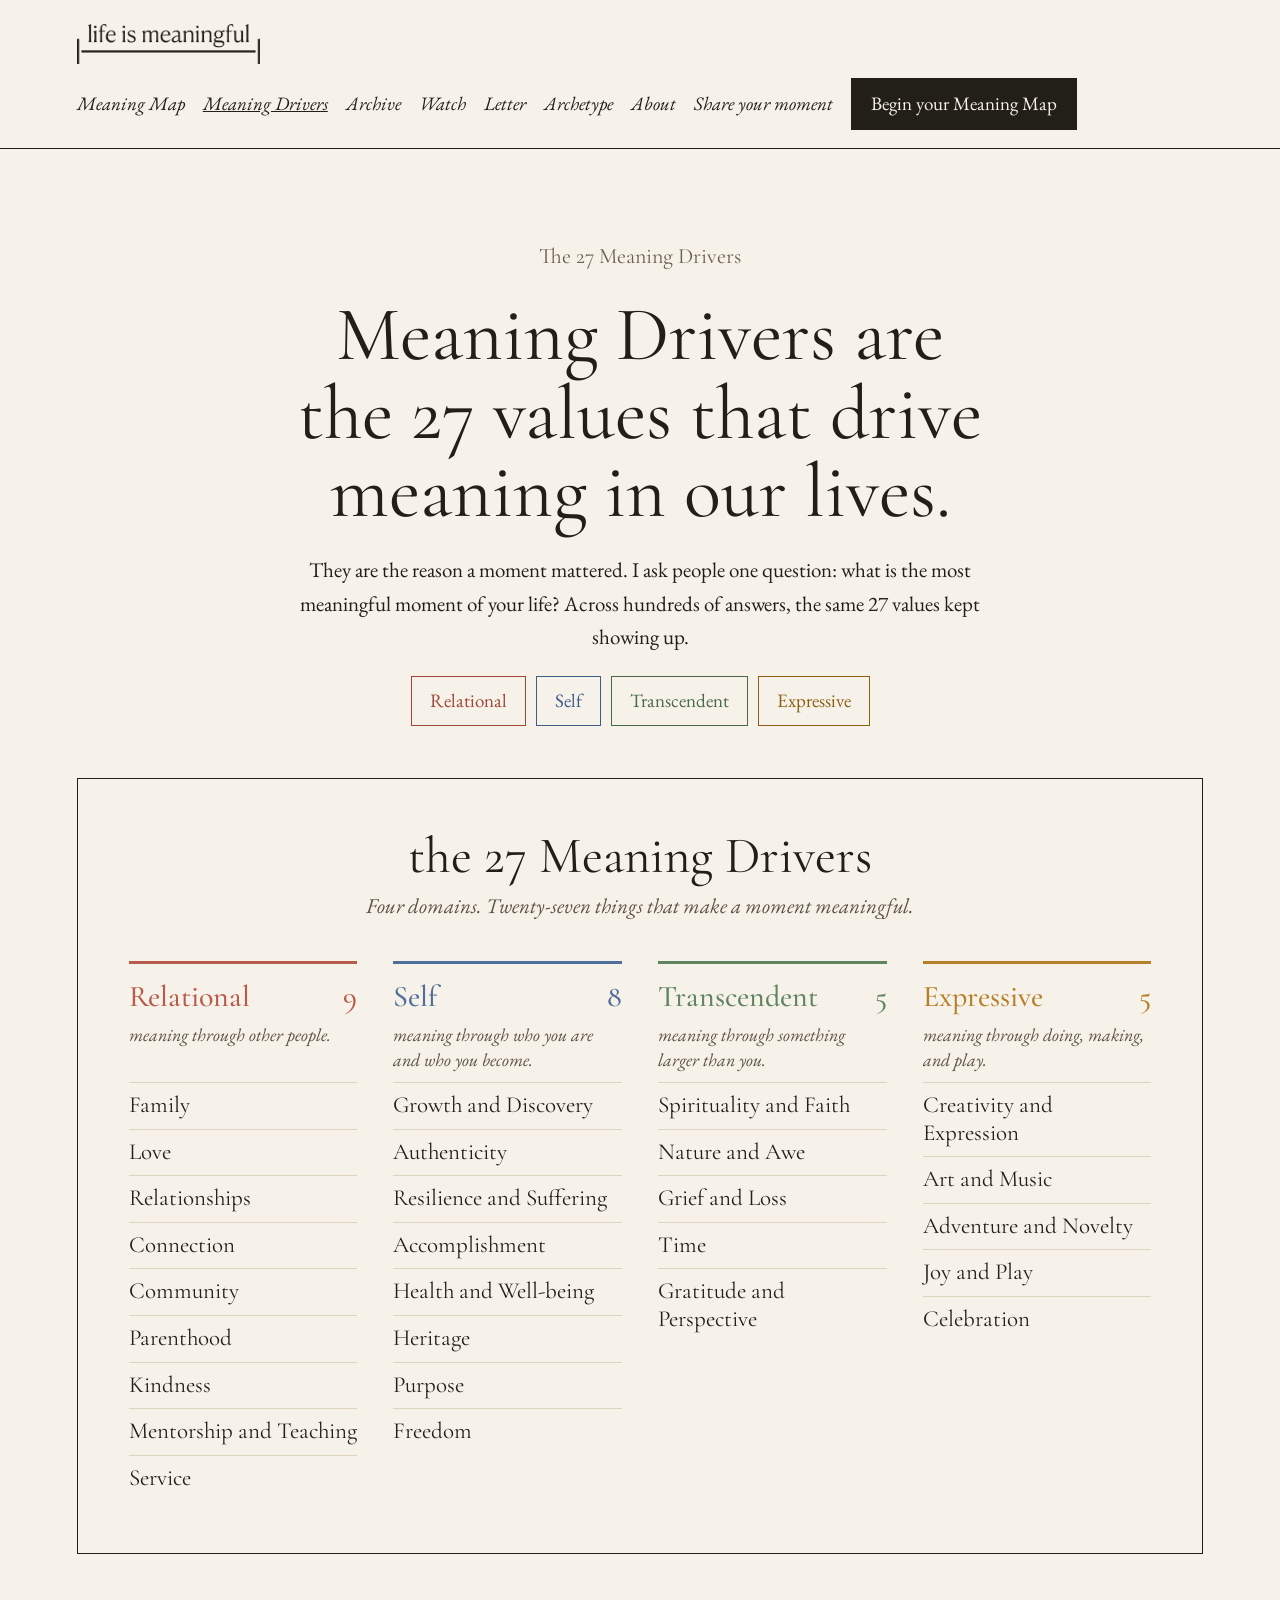
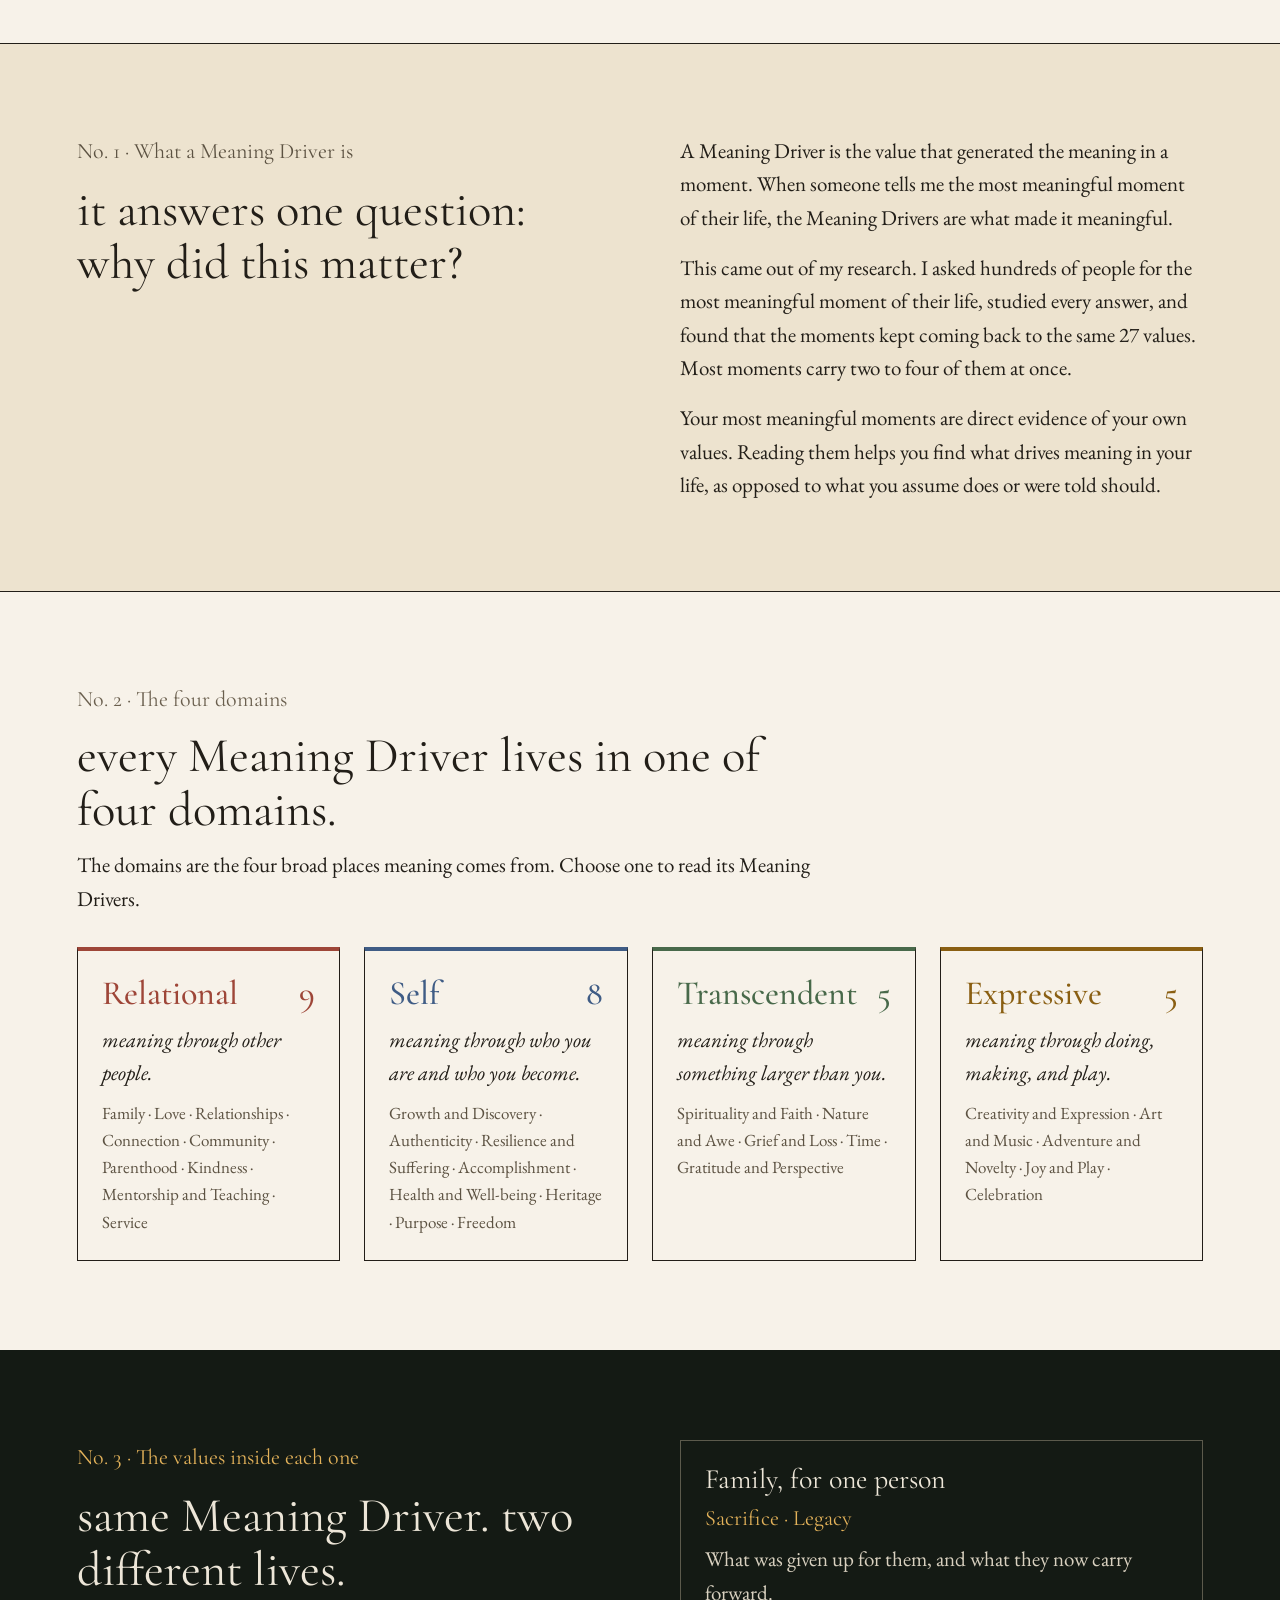
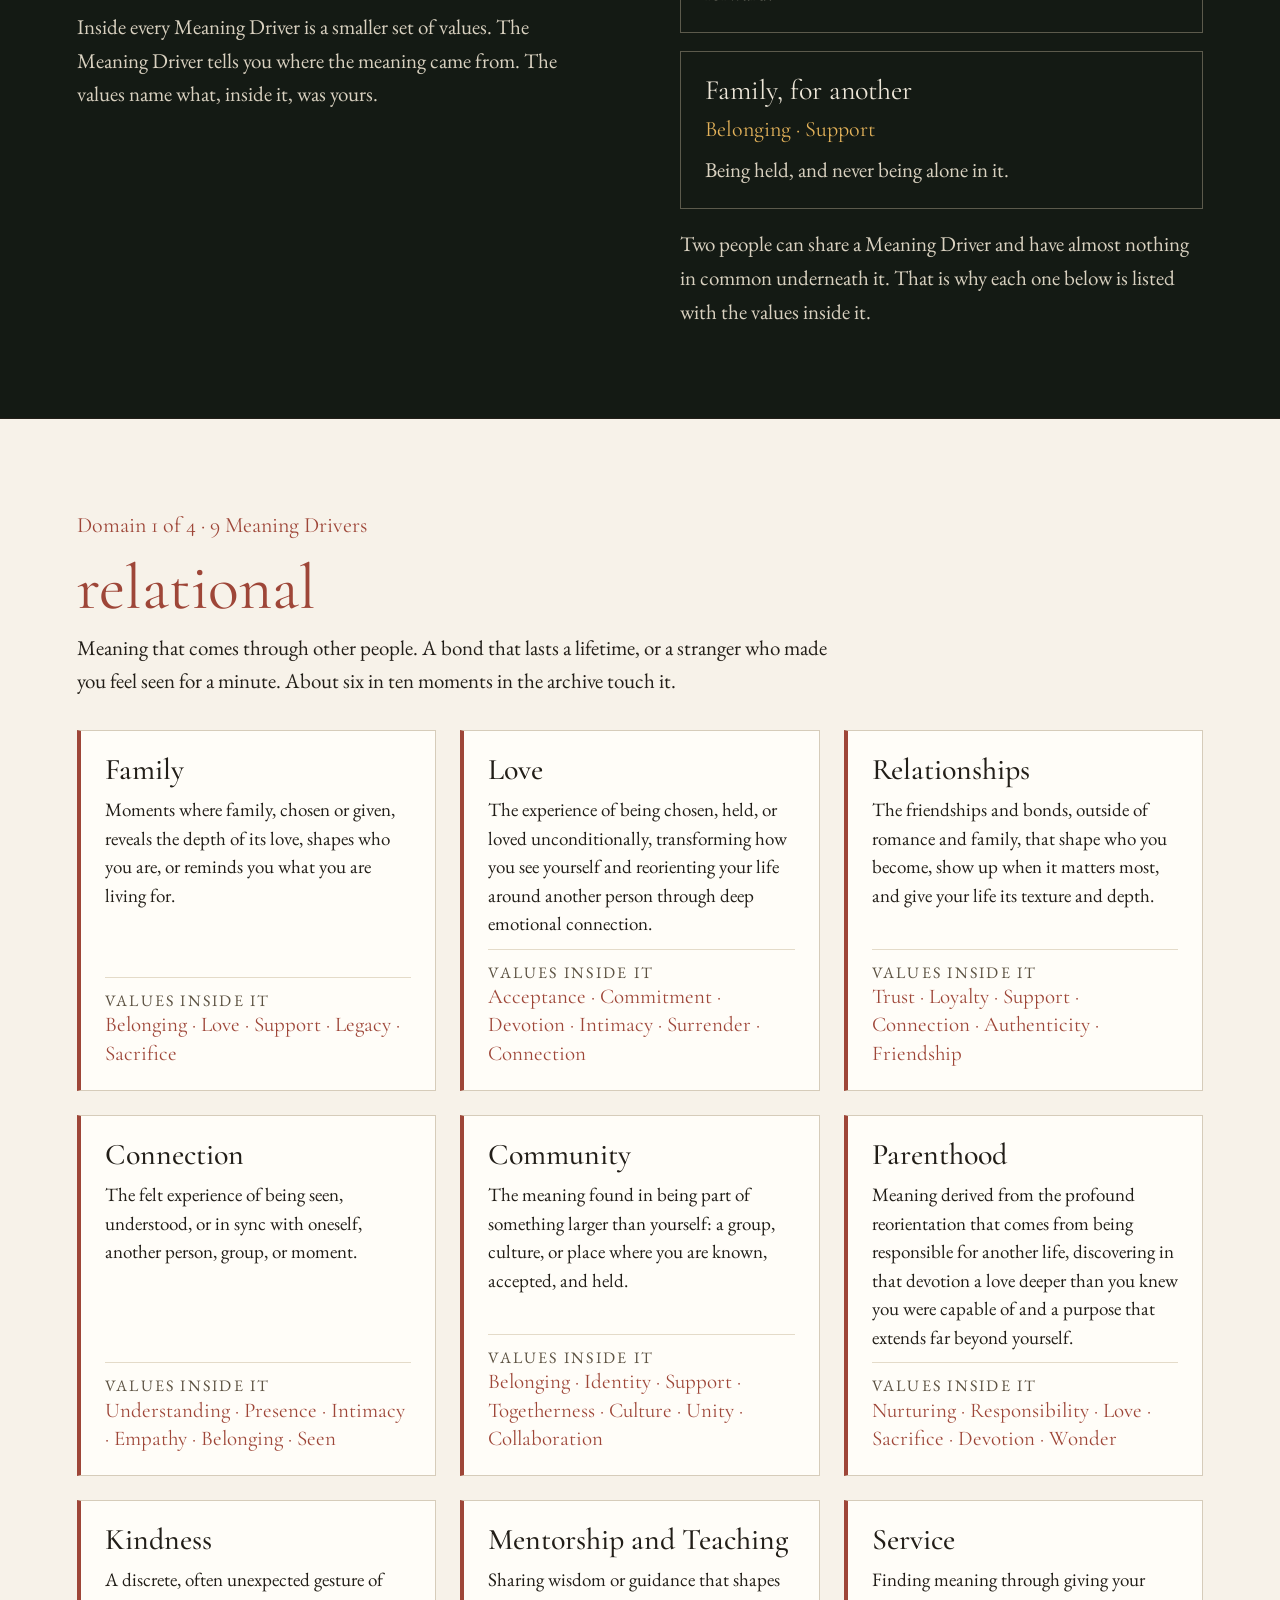
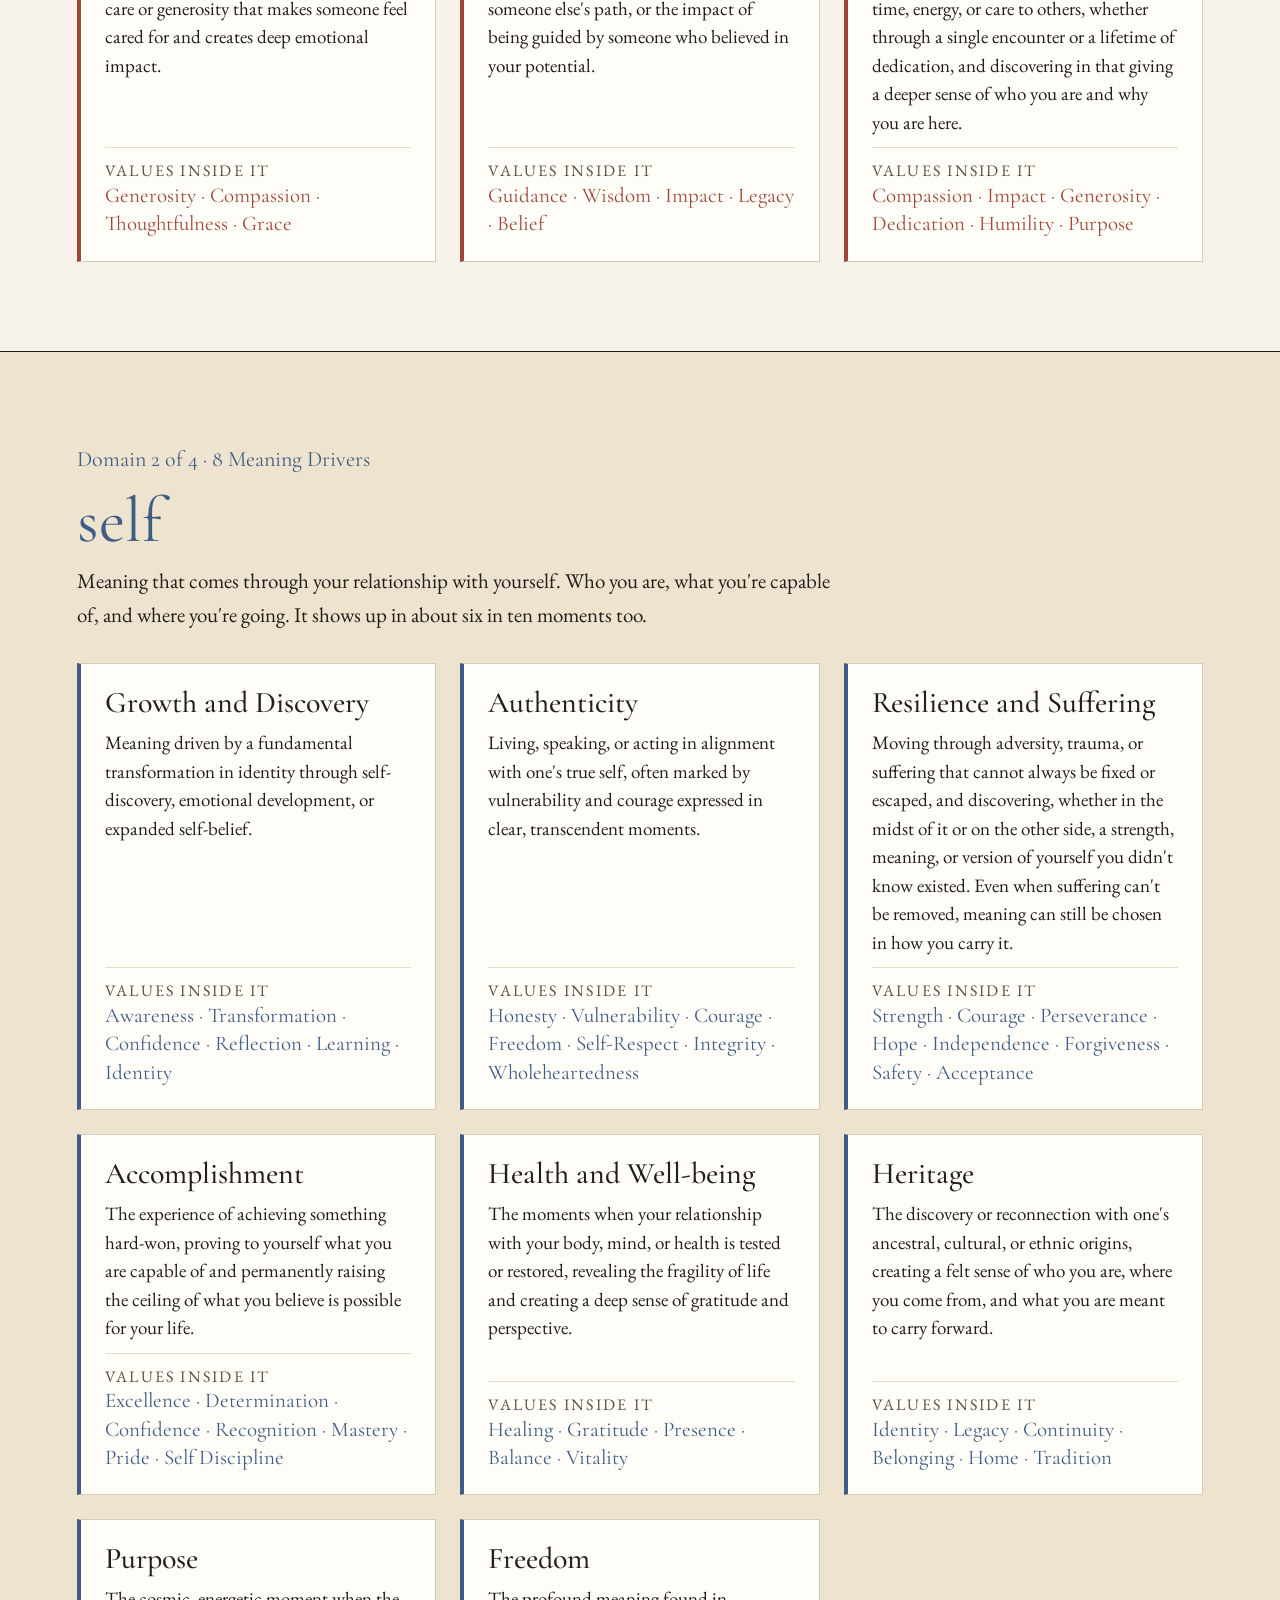
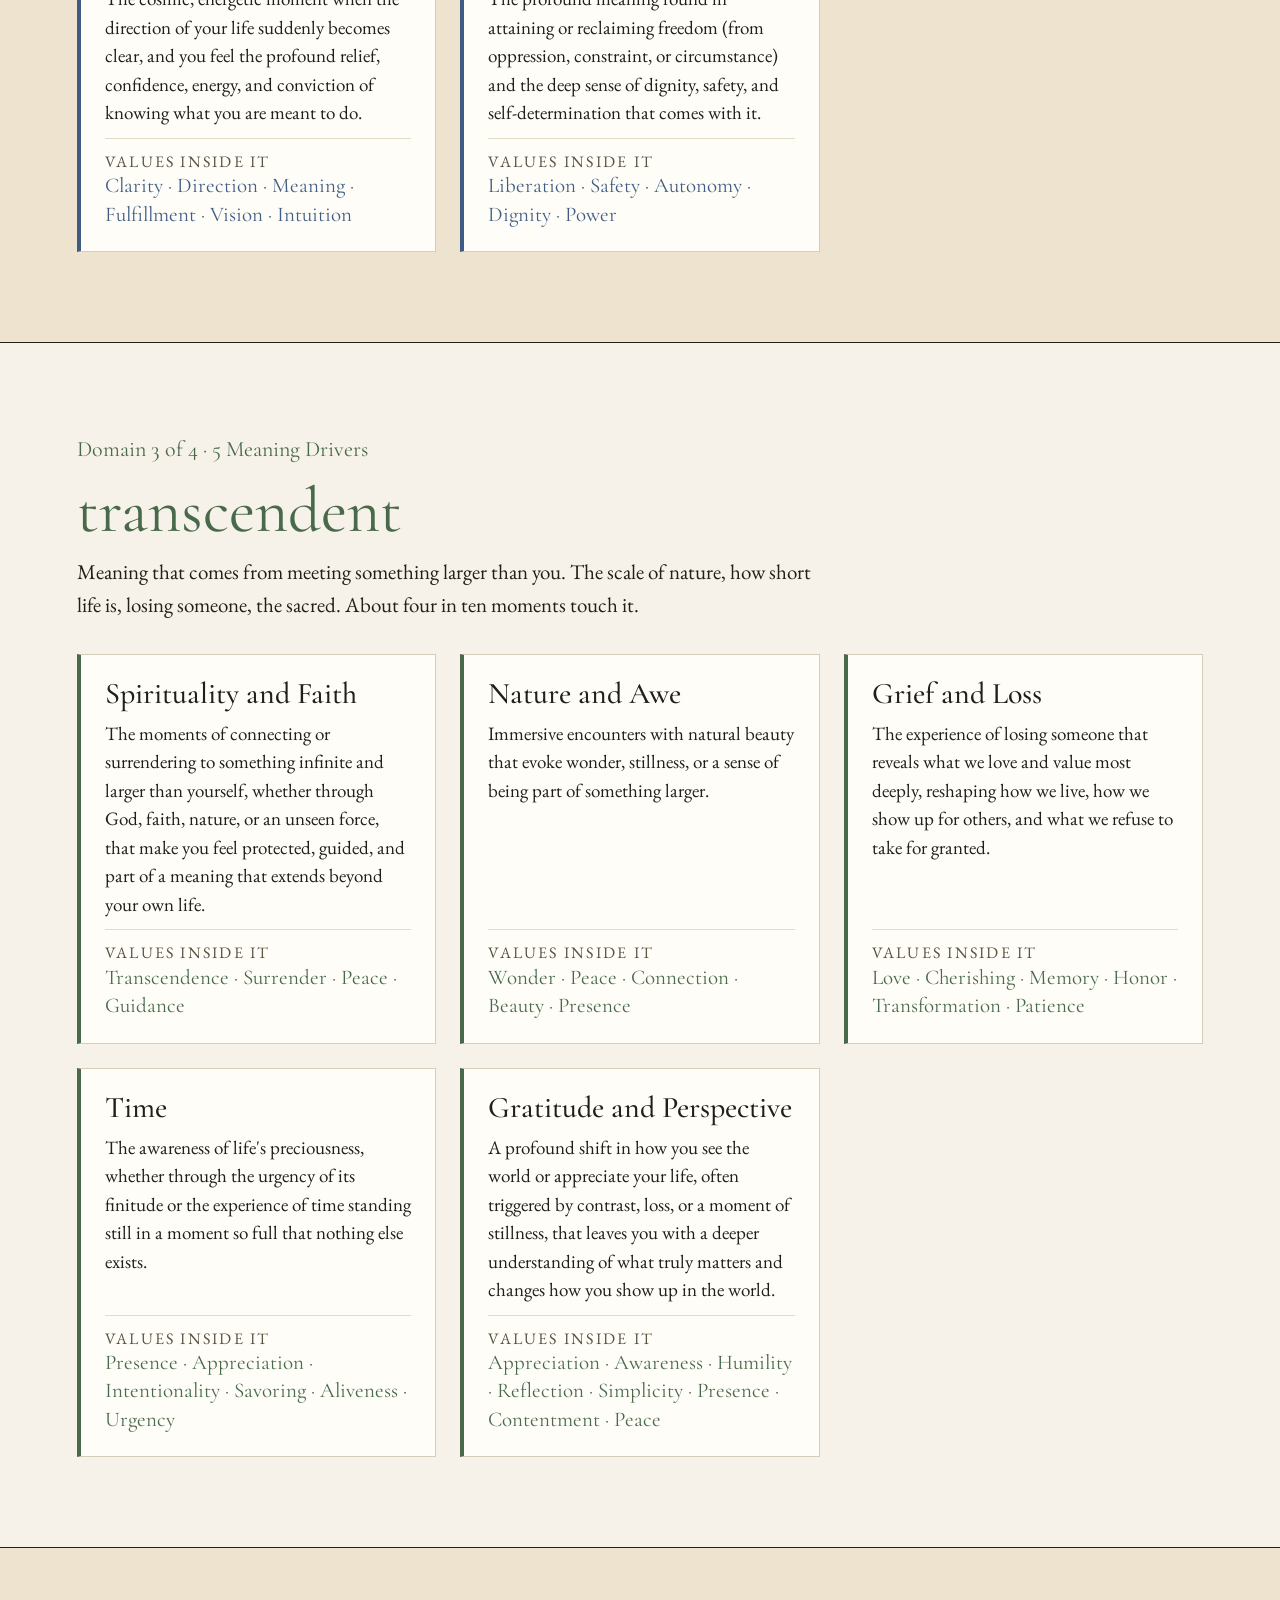
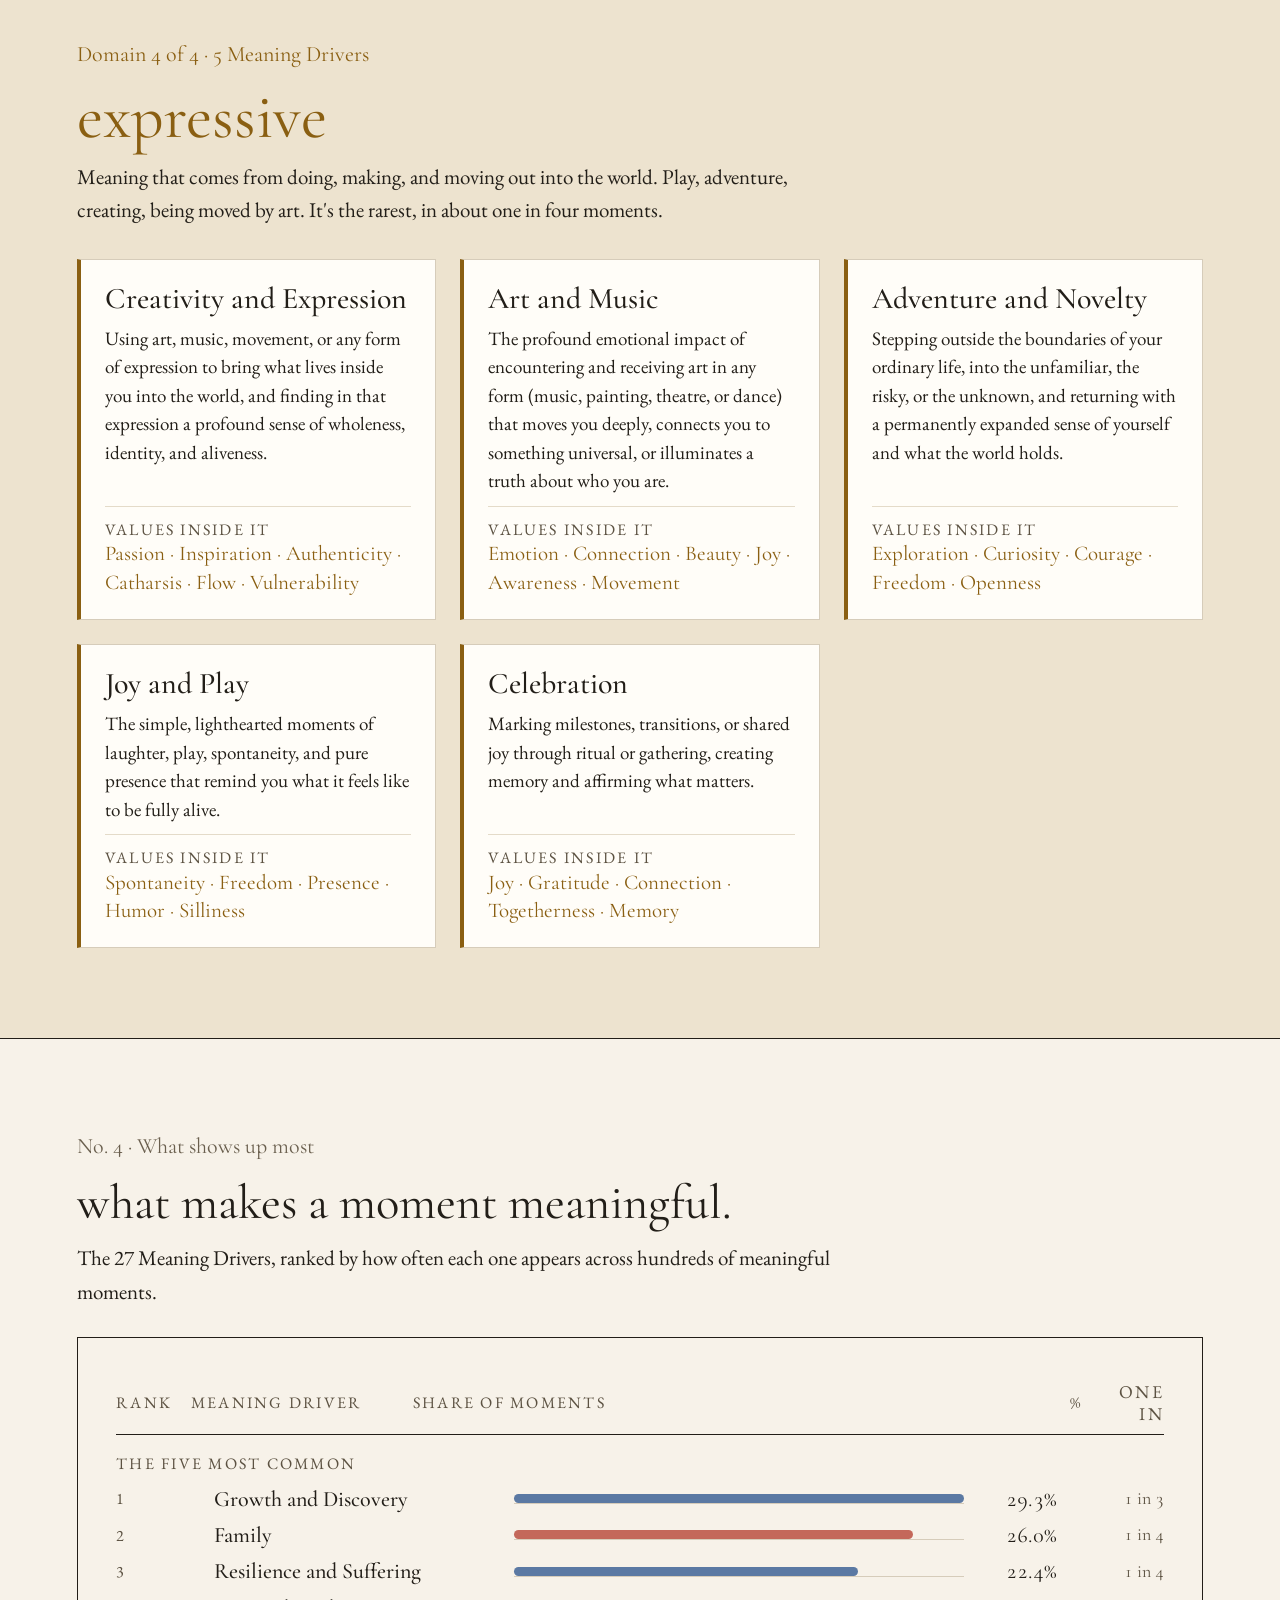
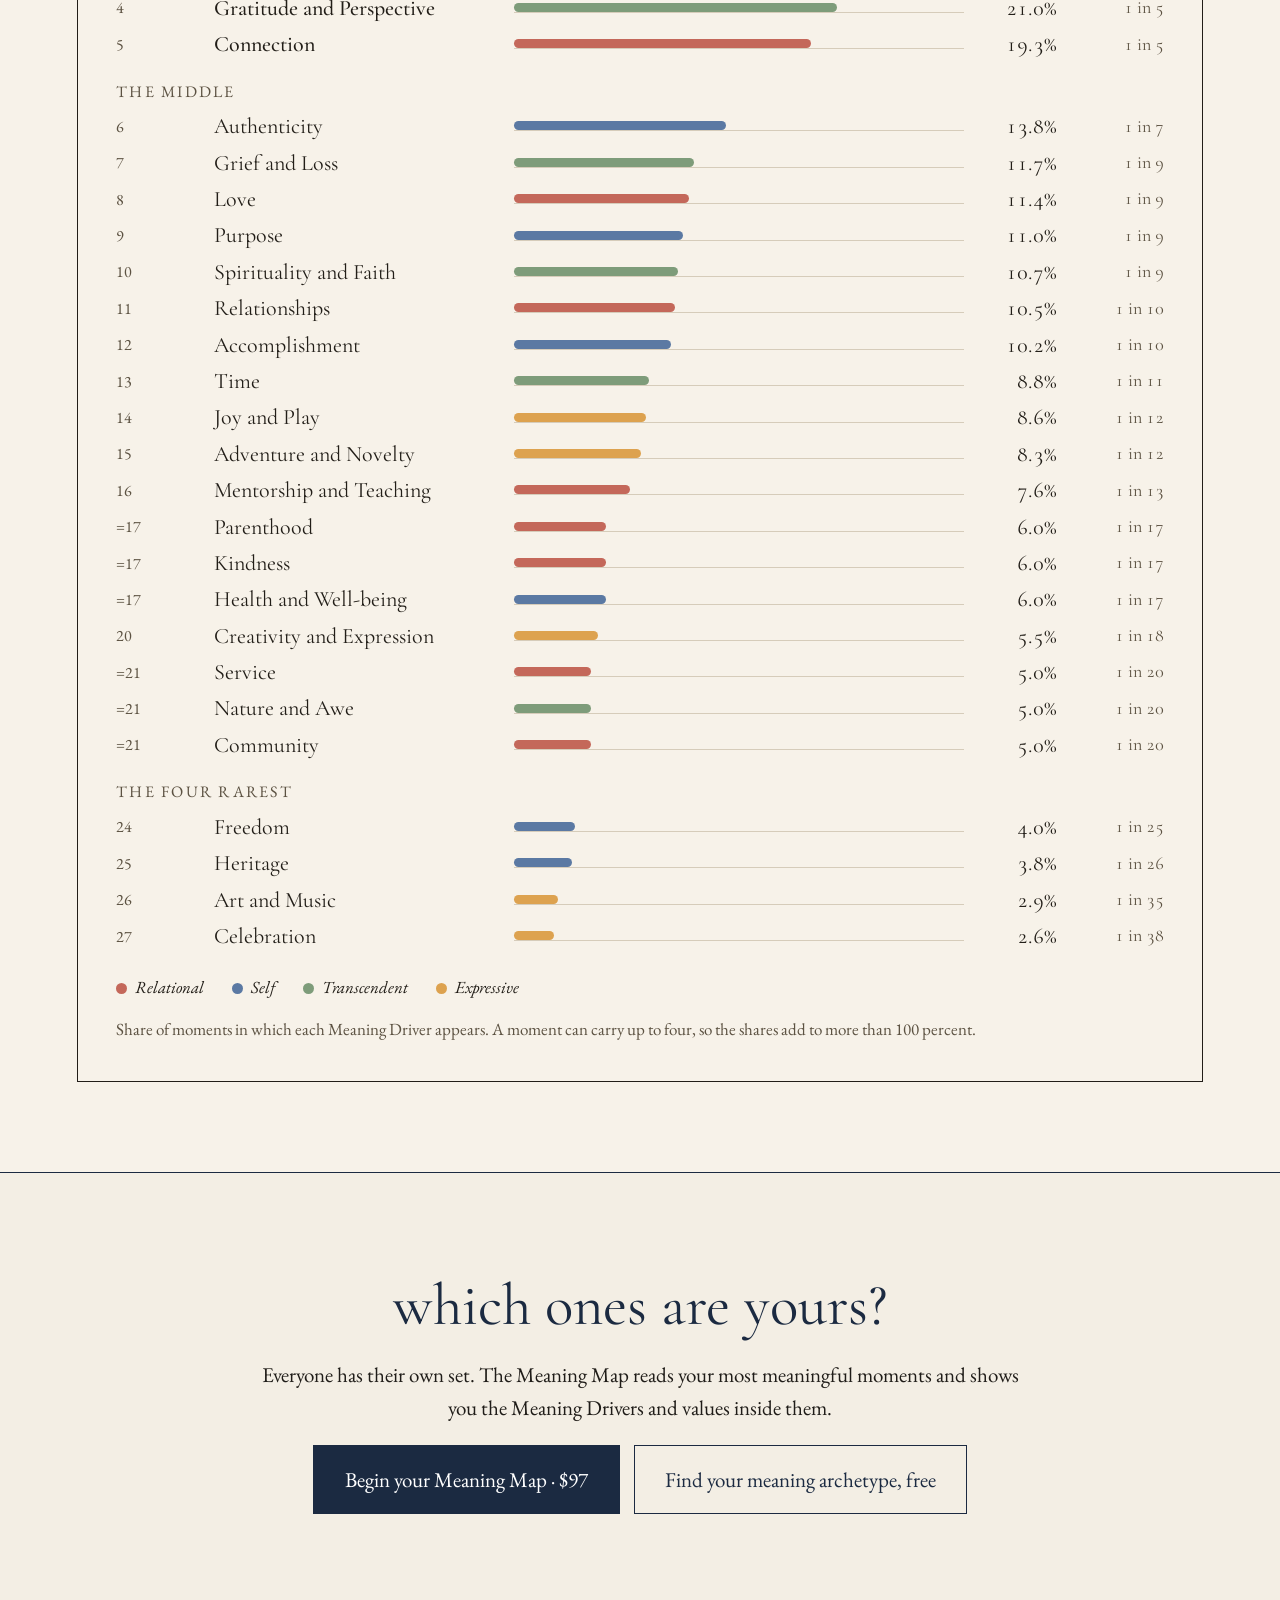
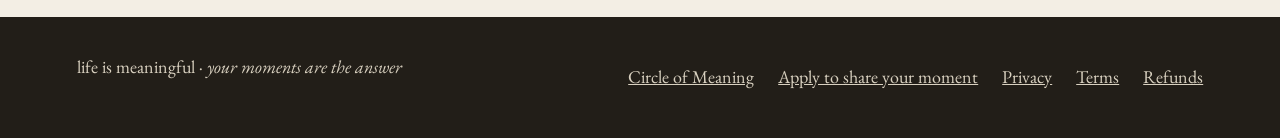
<file: meaning-drivers.html>
<!doctype html>
<html lang="en">
<head>
<meta charset="utf-8">
<meta name="viewport" content="width=device-width, initial-scale=1">
<title>The 27 Meaning Drivers · life is meaningful</title>
<meta name="description" content="Meaning Drivers are the 27 values that drive meaning in our lives, in four domains.">
<link rel="canonical" href="https://lifeismeaningful.org/meaning-drivers.html">
<meta property="og:type" content="website">
<meta property="og:site_name" content="life is meaningful">
<meta property="og:title" content="The 27 Meaning Drivers · life is meaningful">
<meta property="og:description" content="Meaning Drivers are the 27 values that drive meaning in our lives, in four domains.">
<meta property="og:url" content="https://lifeismeaningful.org/meaning-drivers.html">
<meta property="og:image" content="https://lifeismeaningful.org/assets/bella-sept.jpg">
<meta name="twitter:card" content="summary_large_image">
<link rel="icon" href="assets/logo-ink.png">
<link rel="preload" href="fonts/eb-garamond-latin-400-normal.woff2" as="font" type="font/woff2" crossorigin>
<link rel="preload" href="fonts/cormorant-garamond-latin-400-normal.woff2" as="font" type="font/woff2" crossorigin>
<link rel="stylesheet" href="site.css">
<style>
html{scroll-behavior:smooth}
.md-sheet{max-width:1128px;margin:clamp(32px,4vw,56px) auto 0;background:#F7F2E9;border:1px solid #221E18;padding:clamp(24px,4vw,56px);box-sizing:border-box;display:flex;flex-direction:column;gap:clamp(24px,3vw,40px)}
.md-grid{display:grid;grid-template-columns:repeat(auto-fit,minmax(min(210px,100%),1fr));gap:32px 36px;align-items:start}
.md-col{display:flex;flex-direction:column;gap:10px;border-top:3px solid var(--c);padding-top:16px}
.md-col h4{margin:0;display:flex;justify-content:space-between;align-items:baseline;font-family:'Cormorant Garamond',Georgia,serif;font-weight:500;font-size:30px;line-height:1.1;color:var(--c)}
.md-col p{margin:0;font-style:italic;font-size:18px;line-height:1.35;color:#5C5242;min-height:2.7em}
.md-col ul{list-style:none;margin:0;padding:0;font-family:'Cormorant Garamond',Georgia,serif;font-size:23px;line-height:1.2}
.md-col li{border-top:1px solid #DDD3C0;padding:9px 0}
.fc-r{display:grid;grid-template-columns:3.8em minmax(0,13em) 1fr 3.6em 4.2em;gap:14px;align-items:center;padding:5px 0;font-family:'Cormorant Garamond',Georgia,serif;font-size:22px;line-height:1.2}
.fc-h{font-family:'EB Garamond',Georgia,serif;font-size:16px;letter-spacing:.14em;text-transform:uppercase;color:#5C5242;border-bottom:1px solid #221E18;padding-bottom:10px}
.fc-g{font-size:16px;letter-spacing:.14em;text-transform:uppercase;color:#5C5242;padding:16px 0 4px}
.fc-k{font-family:'EB Garamond',Georgia,serif;font-size:16px;color:#5C5242}
.fc-t{display:block;height:9px;border-bottom:1px solid #D6CCBA}
.fc-t i{display:block;height:9px;border-radius:5px}
.fc-n,.fc-o{text-align:right;font-variant-numeric:tabular-nums}
.fc-o{color:#5C5242;font-size:18px}
@media (max-width:700px){.fc-r{grid-template-columns:2.2em 1fr 3.4em;gap:4px 10px;font-size:19px;padding:8px 0}.fc-t{grid-column:2 / -1;grid-row:2}.fc-o{display:none}.fc-h span:nth-child(3){display:none}.fc-h span:first-child{visibility:hidden}}
a{color:inherit}a:hover{color:#8A5A16}
footer a:hover{color:#E3B25A}
.dv-grid{list-style:none;margin:0;padding:0;display:grid;grid-template-columns:repeat(auto-fit,minmax(min(330px,100%),1fr));gap:24px}
.dv{background:#FFFDF8;border:1px solid #D6CCBA;border-left:4px solid var(--c);padding:22px 24px;display:flex;flex-direction:column;gap:10px}
.dv h3{margin:0;font-family:'Cormorant Garamond',Georgia,serif;font-weight:500;font-size:30px;line-height:1.1}
.dv p{margin:0;font-size:19px;line-height:1.5}
.dv-v{margin-top:auto !important;padding-top:12px;border-top:1px solid #E4DBC9;font-family:'Cormorant Garamond',Georgia,serif;font-size:21px !important;line-height:1.35 !important;color:var(--c)}
.dv-v span{display:block;font-family:'EB Garamond',Georgia,serif;font-size:16px;letter-spacing:.14em;text-transform:uppercase;color:#5C5242}
</style>
</head>
<body>
<div style="font-family: 'EB Garamond', Georgia, serif; color: #221E18; background: #F7F2E9; font-size: 21px; line-height: 1.6">

<nav class="site-nav" aria-label="Main" style="display: flex; flex-wrap: wrap; gap: 8px 32px; align-items: center; justify-content: space-between; padding: 18px clamp(20px, 6vw, 96px); border-bottom: 1px solid #221E18">
<a href="./" aria-label="life is meaningful, home" style="display: flex; align-items: center; padding: 6px 0"><img src="assets/logo-ink.png" alt="life is meaningful" style="display: block; height: 40px; width: auto"></a>
<button class="menu-btn" type="button" aria-expanded="false" aria-controls="site-menu">Menu</button>
<div id="site-menu" class="menu" style="display: flex; flex-wrap: wrap; gap: 4px 18px; align-items: baseline; font-size: 19px; font-style: italic">
<a href="meaning-map.html" style="text-decoration: none; padding: 10px 0">Meaning Map</a>
<a href="meaning-drivers.html" aria-current="page" style="padding: 10px 0">Meaning Drivers</a>
<a href="archive.html" style="text-decoration: none; padding: 10px 0">Archive</a>
<a href="watch.html" style="text-decoration: none; padding: 10px 0">Watch</a>
<a href="letter.html" style="text-decoration: none; padding: 10px 0">Letter</a>
<a href="archetype.html" style="text-decoration: none; padding: 10px 0">Archetype</a>
<a href="about.html" style="text-decoration: none; padding: 10px 0">About</a>
<a href="share-a-moment.html" style="text-decoration: none; padding: 10px 0">Share your moment</a>
<a href="meaning-map.html" style="font-style: normal; text-decoration: none; background: #221E18; color: #F7F2E9; padding: 11px 20px">Begin your Meaning Map</a>
</div>
</nav>

<header style="padding: clamp(56px, 7vw, 104px) clamp(20px, 6vw, 96px); border-bottom: 1px solid #221E18">
<div style="max-width: 900px; margin: 0 auto; display: flex; flex-direction: column; gap: 22px; align-items: center; text-align: center">
<p style="margin: 0; font-family: 'Cormorant Garamond', Georgia, serif; font-size: 22px; color: #6A5F4E">The 27 Meaning Drivers</p>
<h1 style="margin: 0; font-family: 'Cormorant Garamond', Georgia, serif; font-weight: 400; font-size: clamp(46px, 6vw, 88px); line-height: 1.02; text-wrap: balance">Meaning Drivers are the 27 values that drive meaning in our lives.</h1>
<p style="margin: 0; max-width: 680px">They are the reason a moment mattered. I ask people one question: what is the most meaningful moment of your life? Across hundreds of answers, the same 27 values kept showing up.</p>
<div style="display: flex; flex-wrap: wrap; gap: 10px; justify-content: center; font-size: 19px">
<a href="#relational" style="text-decoration: none; border: 1px solid #9E4638; color: #9E4638; padding: 9px 18px">Relational</a><a href="#self" style="text-decoration: none; border: 1px solid #3F5C85; color: #3F5C85; padding: 9px 18px">Self</a><a href="#transcendent" style="text-decoration: none; border: 1px solid #48694A; color: #48694A; padding: 9px 18px">Transcendent</a><a href="#expressive" style="text-decoration: none; border: 1px solid #8A5F12; color: #8A5F12; padding: 9px 18px">Expressive</a>
</div>
</div>
<div class="md-sheet">
<div style="display: flex; flex-direction: column; gap: 6px; align-items: center; text-align: center">
<h3 style="margin: 0; font-family: 'Cormorant Garamond', Georgia, serif; font-weight: 400; font-size: clamp(34px, 4vw, 56px); line-height: 1.05">the 27 Meaning Drivers</h3>
<p style="margin: 0; font-style: italic; color: #5C5242">Four domains. Twenty-seven things that make a moment meaningful.</p>
</div>
<div class="md-grid">
<div class="md-col" style="--c: #B85A4C"><h4>Relational <span>9</span></h4><p>meaning through other people.</p><ul><li>Family</li><li>Love</li><li>Relationships</li><li>Connection</li><li>Community</li><li>Parenthood</li><li>Kindness</li><li>Mentorship and Teaching</li><li>Service</li></ul></div>
<div class="md-col" style="--c: #4F6E99"><h4>Self <span>8</span></h4><p>meaning through who you are and who you become.</p><ul><li>Growth and Discovery</li><li>Authenticity</li><li>Resilience and Suffering</li><li>Accomplishment</li><li>Health and Well-being</li><li>Heritage</li><li>Purpose</li><li>Freedom</li></ul></div>
<div class="md-col" style="--c: #5F8460"><h4>Transcendent <span>5</span></h4><p>meaning through something larger than you.</p><ul><li>Spirituality and Faith</li><li>Nature and Awe</li><li>Grief and Loss</li><li>Time</li><li>Gratitude and Perspective</li></ul></div>
<div class="md-col" style="--c: #B5802A"><h4>Expressive <span>5</span></h4><p>meaning through doing, making, and play.</p><ul><li>Creativity and Expression</li><li>Art and Music</li><li>Adventure and Novelty</li><li>Joy and Play</li><li>Celebration</li></ul></div>
</div>
</div>
</header>

<section style="background: #EDE3CF; padding: clamp(56px, 7vw, 104px) clamp(20px, 6vw, 96px)">
<div style="max-width: 1128px; margin: 0 auto; display: grid; grid-template-columns: repeat(auto-fit, minmax(min(420px, 100%), 1fr)); gap: 40px 80px; align-items: start">
<div style="display: flex; flex-direction: column; gap: 14px">
<p style="margin: 0; font-family: 'Cormorant Garamond', Georgia, serif; font-size: 22px; color: #6A5F4E; color: #5C5242">No. 1 · What a Meaning Driver is</p>
<h2 style="margin: 0; font-family: 'Cormorant Garamond', Georgia, serif; font-weight: 400; font-size: clamp(34px, 3.8vw, 52px); line-height: 1.1">it answers one question: why did this matter?</h2>
</div>
<div style="display: flex; flex-direction: column; gap: 16px">
<p style="margin: 0">A Meaning Driver is the value that generated the meaning in a moment. When someone tells me the most meaningful moment of their life, the Meaning Drivers are what made it meaningful.</p>
<p style="margin: 0">This came out of my research. I asked hundreds of people for the most meaningful moment of their life, studied every answer, and found that the moments kept coming back to the same 27 values. Most moments carry two to four of them at once.</p>
<p style="margin: 0">Your most meaningful moments are direct evidence of your own values. Reading them helps you find what drives meaning in your life, as opposed to what you assume does or were told should.</p>
</div>
</div>
</section>

<section style="border-top: 1px solid #221E18; padding: clamp(56px, 7vw, 104px) clamp(20px, 6vw, 96px)">
<div style="max-width: 1128px; margin: 0 auto; display: flex; flex-direction: column; gap: 32px">
<div style="display: flex; flex-direction: column; gap: 12px; max-width: 760px">
<p style="margin: 0; font-family: 'Cormorant Garamond', Georgia, serif; font-size: 22px; color: #6A5F4E">No. 2 · The four domains</p>
<h2 style="margin: 0; font-family: 'Cormorant Garamond', Georgia, serif; font-weight: 400; font-size: clamp(34px, 3.8vw, 52px); line-height: 1.1">every Meaning Driver lives in one of four domains.</h2>
<p style="margin: 0">The domains are the four broad places meaning comes from. Choose one to read its Meaning Drivers.</p>
</div>
<div style="display: grid; grid-template-columns: repeat(auto-fit, minmax(min(250px, 100%), 1fr)); gap: 24px; align-items: stretch">
<a href="#relational" style="--c: #9E4638; text-decoration: none; display: flex; flex-direction: column; gap: 10px; background: #F7F2E9; border: 1px solid #221E18; border-top: 4px solid #9E4638; padding: 24px"><span style="display: flex; justify-content: space-between; align-items: baseline; font-family: 'Cormorant Garamond', Georgia, serif; font-weight: 500; font-size: 34px; line-height: 1.1; color: #9E4638">Relational <span>9</span></span><span style="font-style: italic">meaning through other people.</span><span style="font-size: 17px; color: #5C5242">Family · Love · Relationships · Connection · Community · Parenthood · Kindness · Mentorship and Teaching · Service</span></a>
<a href="#self" style="--c: #3F5C85; text-decoration: none; display: flex; flex-direction: column; gap: 10px; background: #F7F2E9; border: 1px solid #221E18; border-top: 4px solid #3F5C85; padding: 24px"><span style="display: flex; justify-content: space-between; align-items: baseline; font-family: 'Cormorant Garamond', Georgia, serif; font-weight: 500; font-size: 34px; line-height: 1.1; color: #3F5C85">Self <span>8</span></span><span style="font-style: italic">meaning through who you are and who you become.</span><span style="font-size: 17px; color: #5C5242">Growth and Discovery · Authenticity · Resilience and Suffering · Accomplishment · Health and Well-being · Heritage · Purpose · Freedom</span></a>
<a href="#transcendent" style="--c: #48694A; text-decoration: none; display: flex; flex-direction: column; gap: 10px; background: #F7F2E9; border: 1px solid #221E18; border-top: 4px solid #48694A; padding: 24px"><span style="display: flex; justify-content: space-between; align-items: baseline; font-family: 'Cormorant Garamond', Georgia, serif; font-weight: 500; font-size: 34px; line-height: 1.1; color: #48694A">Transcendent <span>5</span></span><span style="font-style: italic">meaning through something larger than you.</span><span style="font-size: 17px; color: #5C5242">Spirituality and Faith · Nature and Awe · Grief and Loss · Time · Gratitude and Perspective</span></a>
<a href="#expressive" style="--c: #8A5F12; text-decoration: none; display: flex; flex-direction: column; gap: 10px; background: #F7F2E9; border: 1px solid #221E18; border-top: 4px solid #8A5F12; padding: 24px"><span style="display: flex; justify-content: space-between; align-items: baseline; font-family: 'Cormorant Garamond', Georgia, serif; font-weight: 500; font-size: 34px; line-height: 1.1; color: #8A5F12">Expressive <span>5</span></span><span style="font-style: italic">meaning through doing, making, and play.</span><span style="font-size: 17px; color: #5C5242">Creativity and Expression · Art and Music · Adventure and Novelty · Joy and Play · Celebration</span></a>
</div>
</div>
</section>

<section style="background: #141A14; color: #EDE6D8; padding: clamp(56px, 7vw, 104px) clamp(20px, 6vw, 96px)">
<div style="max-width: 1128px; margin: 0 auto; display: grid; grid-template-columns: repeat(auto-fit, minmax(min(420px, 100%), 1fr)); gap: 40px 80px; align-items: start">
<div style="display: flex; flex-direction: column; gap: 14px">
<p style="margin: 0; font-family: 'Cormorant Garamond', Georgia, serif; font-size: 22px; color: #6A5F4E; color: #E3B25A">No. 3 · The values inside each one</p>
<h2 style="margin: 0; font-family: 'Cormorant Garamond', Georgia, serif; font-weight: 400; font-size: clamp(34px, 3.8vw, 52px); line-height: 1.1">same Meaning Driver. two different lives.</h2>
<p style="margin: 0; color: #D9D1C0">Inside every Meaning Driver is a smaller set of values. The Meaning Driver tells you where the meaning came from. The values name what, inside it, was yours.</p>
</div>
<div style="display: flex; flex-direction: column; gap: 18px">
<div style="border: 1px solid #5C5A4C; padding: 22px 24px; display: flex; flex-direction: column; gap: 6px">
<p style="margin: 0; font-family: 'Cormorant Garamond', Georgia, serif; font-size: 28px; line-height: 1.15">Family, for one person</p>
<p style="margin: 0; font-family: 'Cormorant Garamond', Georgia, serif; font-size: 22px; color: #E3B25A">Sacrifice · Legacy</p>
<p style="margin: 0; color: #D9D1C0">What was given up for them, and what they now carry forward.</p>
</div>
<div style="border: 1px solid #5C5A4C; padding: 22px 24px; display: flex; flex-direction: column; gap: 6px">
<p style="margin: 0; font-family: 'Cormorant Garamond', Georgia, serif; font-size: 28px; line-height: 1.15">Family, for another</p>
<p style="margin: 0; font-family: 'Cormorant Garamond', Georgia, serif; font-size: 22px; color: #E3B25A">Belonging · Support</p>
<p style="margin: 0; color: #D9D1C0">Being held, and never being alone in it.</p>
</div>
<p style="margin: 0; color: #D9D1C0">Two people can share a Meaning Driver and have almost nothing in common underneath it. That is why each one below is listed with the values inside it.</p>
</div>
</div>
</section>

<section id="relational" style="background: #F7F2E9; border-top: 1px solid #221E18; padding: clamp(56px, 7vw, 104px) clamp(20px, 6vw, 96px)">
<div style="max-width: 1128px; margin: 0 auto; display: flex; flex-direction: column; gap: 32px">
<div style="display: flex; flex-direction: column; gap: 10px; max-width: 760px">
<p style="margin: 0; font-family: 'Cormorant Garamond', Georgia, serif; font-size: 22px; color: #9E4638">Domain 1 of 4 · 9 Meaning Drivers</p>
<h2 style="margin: 0; font-family: 'Cormorant Garamond', Georgia, serif; font-weight: 400; font-size: clamp(40px, 5vw, 68px); line-height: 1.05; color: #9E4638">relational</h2>
<p style="margin: 0">Meaning that comes through other people. A bond that lasts a lifetime, or a stranger who made you feel seen for a minute. About six in ten moments in the archive touch it.</p>
</div>
<ul class="dv-grid">
<li class="dv" style="--c: #9E4638"><h3>Family</h3><p>Moments where family, chosen or given, reveals the depth of its love, shapes who you are, or reminds you what you are living for.</p><p class="dv-v"><span>Values inside it</span>Belonging · Love · Support · Legacy · Sacrifice</p></li>
<li class="dv" style="--c: #9E4638"><h3>Love</h3><p>The experience of being chosen, held, or loved unconditionally, transforming how you see yourself and reorienting your life around another person through deep emotional connection.</p><p class="dv-v"><span>Values inside it</span>Acceptance · Commitment · Devotion · Intimacy · Surrender · Connection</p></li>
<li class="dv" style="--c: #9E4638"><h3>Relationships</h3><p>The friendships and bonds, outside of romance and family, that shape who you become, show up when it matters most, and give your life its texture and depth.</p><p class="dv-v"><span>Values inside it</span>Trust · Loyalty · Support · Connection · Authenticity · Friendship</p></li>
<li class="dv" style="--c: #9E4638"><h3>Connection</h3><p>The felt experience of being seen, understood, or in sync with oneself, another person, group, or moment.</p><p class="dv-v"><span>Values inside it</span>Understanding · Presence · Intimacy · Empathy · Belonging · Seen</p></li>
<li class="dv" style="--c: #9E4638"><h3>Community</h3><p>The meaning found in being part of something larger than yourself: a group, culture, or place where you are known, accepted, and held.</p><p class="dv-v"><span>Values inside it</span>Belonging · Identity · Support · Togetherness · Culture · Unity · Collaboration</p></li>
<li class="dv" style="--c: #9E4638"><h3>Parenthood</h3><p>Meaning derived from the profound reorientation that comes from being responsible for another life, discovering in that devotion a love deeper than you knew you were capable of and a purpose that extends far beyond yourself.</p><p class="dv-v"><span>Values inside it</span>Nurturing · Responsibility · Love · Sacrifice · Devotion · Wonder</p></li>
<li class="dv" style="--c: #9E4638"><h3>Kindness</h3><p>A discrete, often unexpected gesture of care or generosity that makes someone feel cared for and creates deep emotional impact.</p><p class="dv-v"><span>Values inside it</span>Generosity · Compassion · Thoughtfulness · Grace</p></li>
<li class="dv" style="--c: #9E4638"><h3>Mentorship and Teaching</h3><p>Sharing wisdom or guidance that shapes someone else's path, or the impact of being guided by someone who believed in your potential.</p><p class="dv-v"><span>Values inside it</span>Guidance · Wisdom · Impact · Legacy · Belief</p></li>
<li class="dv" style="--c: #9E4638"><h3>Service</h3><p>Finding meaning through giving your time, energy, or care to others, whether through a single encounter or a lifetime of dedication, and discovering in that giving a deeper sense of who you are and why you are here.</p><p class="dv-v"><span>Values inside it</span>Compassion · Impact · Generosity · Dedication · Humility · Purpose</p></li>
</ul>
</div>
</section>

<section id="self" style="background: #EDE3CF; border-top: 1px solid #221E18; padding: clamp(56px, 7vw, 104px) clamp(20px, 6vw, 96px)">
<div style="max-width: 1128px; margin: 0 auto; display: flex; flex-direction: column; gap: 32px">
<div style="display: flex; flex-direction: column; gap: 10px; max-width: 760px">
<p style="margin: 0; font-family: 'Cormorant Garamond', Georgia, serif; font-size: 22px; color: #3F5C85">Domain 2 of 4 · 8 Meaning Drivers</p>
<h2 style="margin: 0; font-family: 'Cormorant Garamond', Georgia, serif; font-weight: 400; font-size: clamp(40px, 5vw, 68px); line-height: 1.05; color: #3F5C85">self</h2>
<p style="margin: 0">Meaning that comes through your relationship with yourself. Who you are, what you're capable of, and where you're going. It shows up in about six in ten moments too.</p>
</div>
<ul class="dv-grid">
<li class="dv" style="--c: #3F5C85"><h3>Growth and Discovery</h3><p>Meaning driven by a fundamental transformation in identity through self-discovery, emotional development, or expanded self-belief.</p><p class="dv-v"><span>Values inside it</span>Awareness · Transformation · Confidence · Reflection · Learning · Identity</p></li>
<li class="dv" style="--c: #3F5C85"><h3>Authenticity</h3><p>Living, speaking, or acting in alignment with one's true self, often marked by vulnerability and courage expressed in clear, transcendent moments.</p><p class="dv-v"><span>Values inside it</span>Honesty · Vulnerability · Courage · Freedom · Self-Respect · Integrity · Wholeheartedness</p></li>
<li class="dv" style="--c: #3F5C85"><h3>Resilience and Suffering</h3><p>Moving through adversity, trauma, or suffering that cannot always be fixed or escaped, and discovering, whether in the midst of it or on the other side, a strength, meaning, or version of yourself you didn't know existed. Even when suffering can't be removed, meaning can still be chosen in how you carry it.</p><p class="dv-v"><span>Values inside it</span>Strength · Courage · Perseverance · Hope · Independence · Forgiveness · Safety · Acceptance</p></li>
<li class="dv" style="--c: #3F5C85"><h3>Accomplishment</h3><p>The experience of achieving something hard-won, proving to yourself what you are capable of and permanently raising the ceiling of what you believe is possible for your life.</p><p class="dv-v"><span>Values inside it</span>Excellence · Determination · Confidence · Recognition · Mastery · Pride · Self Discipline</p></li>
<li class="dv" style="--c: #3F5C85"><h3>Health and Well-being</h3><p>The moments when your relationship with your body, mind, or health is tested or restored, revealing the fragility of life and creating a deep sense of gratitude and perspective.</p><p class="dv-v"><span>Values inside it</span>Healing · Gratitude · Presence · Balance · Vitality</p></li>
<li class="dv" style="--c: #3F5C85"><h3>Heritage</h3><p>The discovery or reconnection with one's ancestral, cultural, or ethnic origins, creating a felt sense of who you are, where you come from, and what you are meant to carry forward.</p><p class="dv-v"><span>Values inside it</span>Identity · Legacy · Continuity · Belonging · Home · Tradition</p></li>
<li class="dv" style="--c: #3F5C85"><h3>Purpose</h3><p>The cosmic, energetic moment when the direction of your life suddenly becomes clear, and you feel the profound relief, confidence, energy, and conviction of knowing what you are meant to do.</p><p class="dv-v"><span>Values inside it</span>Clarity · Direction · Meaning · Fulfillment · Vision · Intuition</p></li>
<li class="dv" style="--c: #3F5C85"><h3>Freedom</h3><p>The profound meaning found in attaining or reclaiming freedom (from oppression, constraint, or circumstance) and the deep sense of dignity, safety, and self-determination that comes with it.</p><p class="dv-v"><span>Values inside it</span>Liberation · Safety · Autonomy · Dignity · Power</p></li>
</ul>
</div>
</section>

<section id="transcendent" style="background: #F7F2E9; border-top: 1px solid #221E18; padding: clamp(56px, 7vw, 104px) clamp(20px, 6vw, 96px)">
<div style="max-width: 1128px; margin: 0 auto; display: flex; flex-direction: column; gap: 32px">
<div style="display: flex; flex-direction: column; gap: 10px; max-width: 760px">
<p style="margin: 0; font-family: 'Cormorant Garamond', Georgia, serif; font-size: 22px; color: #48694A">Domain 3 of 4 · 5 Meaning Drivers</p>
<h2 style="margin: 0; font-family: 'Cormorant Garamond', Georgia, serif; font-weight: 400; font-size: clamp(40px, 5vw, 68px); line-height: 1.05; color: #48694A">transcendent</h2>
<p style="margin: 0">Meaning that comes from meeting something larger than you. The scale of nature, how short life is, losing someone, the sacred. About four in ten moments touch it.</p>
</div>
<ul class="dv-grid">
<li class="dv" style="--c: #48694A"><h3>Spirituality and Faith</h3><p>The moments of connecting or surrendering to something infinite and larger than yourself, whether through God, faith, nature, or an unseen force, that make you feel protected, guided, and part of a meaning that extends beyond your own life.</p><p class="dv-v"><span>Values inside it</span>Transcendence · Surrender · Peace · Guidance</p></li>
<li class="dv" style="--c: #48694A"><h3>Nature and Awe</h3><p>Immersive encounters with natural beauty that evoke wonder, stillness, or a sense of being part of something larger.</p><p class="dv-v"><span>Values inside it</span>Wonder · Peace · Connection · Beauty · Presence</p></li>
<li class="dv" style="--c: #48694A"><h3>Grief and Loss</h3><p>The experience of losing someone that reveals what we love and value most deeply, reshaping how we live, how we show up for others, and what we refuse to take for granted.</p><p class="dv-v"><span>Values inside it</span>Love · Cherishing · Memory · Honor · Transformation · Patience</p></li>
<li class="dv" style="--c: #48694A"><h3>Time</h3><p>The awareness of life's preciousness, whether through the urgency of its finitude or the experience of time standing still in a moment so full that nothing else exists.</p><p class="dv-v"><span>Values inside it</span>Presence · Appreciation · Intentionality · Savoring · Aliveness · Urgency</p></li>
<li class="dv" style="--c: #48694A"><h3>Gratitude and Perspective</h3><p>A profound shift in how you see the world or appreciate your life, often triggered by contrast, loss, or a moment of stillness, that leaves you with a deeper understanding of what truly matters and changes how you show up in the world.</p><p class="dv-v"><span>Values inside it</span>Appreciation · Awareness · Humility · Reflection · Simplicity · Presence · Contentment · Peace</p></li>
</ul>
</div>
</section>

<section id="expressive" style="background: #EDE3CF; border-top: 1px solid #221E18; padding: clamp(56px, 7vw, 104px) clamp(20px, 6vw, 96px)">
<div style="max-width: 1128px; margin: 0 auto; display: flex; flex-direction: column; gap: 32px">
<div style="display: flex; flex-direction: column; gap: 10px; max-width: 760px">
<p style="margin: 0; font-family: 'Cormorant Garamond', Georgia, serif; font-size: 22px; color: #8A5F12">Domain 4 of 4 · 5 Meaning Drivers</p>
<h2 style="margin: 0; font-family: 'Cormorant Garamond', Georgia, serif; font-weight: 400; font-size: clamp(40px, 5vw, 68px); line-height: 1.05; color: #8A5F12">expressive</h2>
<p style="margin: 0">Meaning that comes from doing, making, and moving out into the world. Play, adventure, creating, being moved by art. It's the rarest, in about one in four moments.</p>
</div>
<ul class="dv-grid">
<li class="dv" style="--c: #8A5F12"><h3>Creativity and Expression</h3><p>Using art, music, movement, or any form of expression to bring what lives inside you into the world, and finding in that expression a profound sense of wholeness, identity, and aliveness.</p><p class="dv-v"><span>Values inside it</span>Passion · Inspiration · Authenticity · Catharsis · Flow · Vulnerability</p></li>
<li class="dv" style="--c: #8A5F12"><h3>Art and Music</h3><p>The profound emotional impact of encountering and receiving art in any form (music, painting, theatre, or dance) that moves you deeply, connects you to something universal, or illuminates a truth about who you are.</p><p class="dv-v"><span>Values inside it</span>Emotion · Connection · Beauty · Joy · Awareness · Movement</p></li>
<li class="dv" style="--c: #8A5F12"><h3>Adventure and Novelty</h3><p>Stepping outside the boundaries of your ordinary life, into the unfamiliar, the risky, or the unknown, and returning with a permanently expanded sense of yourself and what the world holds.</p><p class="dv-v"><span>Values inside it</span>Exploration · Curiosity · Courage · Freedom · Openness</p></li>
<li class="dv" style="--c: #8A5F12"><h3>Joy and Play</h3><p>The simple, lighthearted moments of laughter, play, spontaneity, and pure presence that remind you what it feels like to be fully alive.</p><p class="dv-v"><span>Values inside it</span>Spontaneity · Freedom · Presence · Humor · Silliness</p></li>
<li class="dv" style="--c: #8A5F12"><h3>Celebration</h3><p>Marking milestones, transitions, or shared joy through ritual or gathering, creating memory and affirming what matters.</p><p class="dv-v"><span>Values inside it</span>Joy · Gratitude · Connection · Togetherness · Memory</p></li>
</ul>
</div>
</section>

<section style="border-top: 1px solid #221E18; padding: clamp(56px, 7vw, 104px) clamp(20px, 6vw, 96px)">
<div style="max-width: 1128px; margin: 0 auto; display: flex; flex-direction: column; gap: 28px">
<div style="display: flex; flex-direction: column; gap: 12px; max-width: 760px">
<p style="margin: 0; font-family: 'Cormorant Garamond', Georgia, serif; font-size: 22px; color: #6A5F4E">No. 4 · What shows up most</p>
<h2 style="margin: 0; font-family: 'Cormorant Garamond', Georgia, serif; font-weight: 400; font-size: clamp(34px, 3.8vw, 52px); line-height: 1.1">what makes a moment meaningful.</h2>
<p style="margin: 0">The 27 Meaning Drivers, ranked by how often each one appears across hundreds of meaningful moments.</p>
</div>
<div style="background: #F7F2E9; border: 1px solid #221E18; padding: clamp(20px, 3vw, 40px)">
<div class="fc-r fc-h"><span>Rank</span><span>Meaning Driver</span><span>Share of moments</span><span class="fc-n">%</span><span class="fc-o">One in</span></div>
<ul style="list-style: none; margin: 0; padding: 0">
<li class="fc-g">The five most common</li>
<li class="fc-r"><span class="fc-k">1</span><span style="font-weight: 500">Growth and Discovery</span><span class="fc-t"><i style="width: 100.0%; background: #5B79A3"></i></span><span class="fc-n">29.3%</span><span class="fc-o">1 in 3</span></li>
<li class="fc-r"><span class="fc-k">2</span><span style="font-weight: 500">Family</span><span class="fc-t"><i style="width: 88.7%; background: #C4685A"></i></span><span class="fc-n">26.0%</span><span class="fc-o">1 in 4</span></li>
<li class="fc-r"><span class="fc-k">3</span><span style="font-weight: 500">Resilience and Suffering</span><span class="fc-t"><i style="width: 76.5%; background: #5B79A3"></i></span><span class="fc-n">22.4%</span><span class="fc-o">1 in 4</span></li>
<li class="fc-r"><span class="fc-k">4</span><span style="font-weight: 500">Gratitude and Perspective</span><span class="fc-t"><i style="width: 71.7%; background: #7E9C7A"></i></span><span class="fc-n">21.0%</span><span class="fc-o">1 in 5</span></li>
<li class="fc-r"><span class="fc-k">5</span><span style="font-weight: 500">Connection</span><span class="fc-t"><i style="width: 65.9%; background: #C4685A"></i></span><span class="fc-n">19.3%</span><span class="fc-o">1 in 5</span></li>
<li class="fc-g">The middle</li>
<li class="fc-r"><span class="fc-k">6</span><span>Authenticity</span><span class="fc-t"><i style="width: 47.1%; background: #5B79A3"></i></span><span class="fc-n">13.8%</span><span class="fc-o">1 in 7</span></li>
<li class="fc-r"><span class="fc-k">7</span><span>Grief and Loss</span><span class="fc-t"><i style="width: 39.9%; background: #7E9C7A"></i></span><span class="fc-n">11.7%</span><span class="fc-o">1 in 9</span></li>
<li class="fc-r"><span class="fc-k">8</span><span>Love</span><span class="fc-t"><i style="width: 38.9%; background: #C4685A"></i></span><span class="fc-n">11.4%</span><span class="fc-o">1 in 9</span></li>
<li class="fc-r"><span class="fc-k">9</span><span>Purpose</span><span class="fc-t"><i style="width: 37.5%; background: #5B79A3"></i></span><span class="fc-n">11.0%</span><span class="fc-o">1 in 9</span></li>
<li class="fc-r"><span class="fc-k">10</span><span>Spirituality and Faith</span><span class="fc-t"><i style="width: 36.5%; background: #7E9C7A"></i></span><span class="fc-n">10.7%</span><span class="fc-o">1 in 9</span></li>
<li class="fc-r"><span class="fc-k">11</span><span>Relationships</span><span class="fc-t"><i style="width: 35.8%; background: #C4685A"></i></span><span class="fc-n">10.5%</span><span class="fc-o">1 in 10</span></li>
<li class="fc-r"><span class="fc-k">12</span><span>Accomplishment</span><span class="fc-t"><i style="width: 34.8%; background: #5B79A3"></i></span><span class="fc-n">10.2%</span><span class="fc-o">1 in 10</span></li>
<li class="fc-r"><span class="fc-k">13</span><span>Time</span><span class="fc-t"><i style="width: 30.0%; background: #7E9C7A"></i></span><span class="fc-n">8.8%</span><span class="fc-o">1 in 11</span></li>
<li class="fc-r"><span class="fc-k">14</span><span>Joy and Play</span><span class="fc-t"><i style="width: 29.4%; background: #DDA24F"></i></span><span class="fc-n">8.6%</span><span class="fc-o">1 in 12</span></li>
<li class="fc-r"><span class="fc-k">15</span><span>Adventure and Novelty</span><span class="fc-t"><i style="width: 28.3%; background: #DDA24F"></i></span><span class="fc-n">8.3%</span><span class="fc-o">1 in 12</span></li>
<li class="fc-r"><span class="fc-k">16</span><span>Mentorship and Teaching</span><span class="fc-t"><i style="width: 25.9%; background: #C4685A"></i></span><span class="fc-n">7.6%</span><span class="fc-o">1 in 13</span></li>
<li class="fc-r"><span class="fc-k">=17</span><span>Parenthood</span><span class="fc-t"><i style="width: 20.5%; background: #C4685A"></i></span><span class="fc-n">6.0%</span><span class="fc-o">1 in 17</span></li>
<li class="fc-r"><span class="fc-k">=17</span><span>Kindness</span><span class="fc-t"><i style="width: 20.5%; background: #C4685A"></i></span><span class="fc-n">6.0%</span><span class="fc-o">1 in 17</span></li>
<li class="fc-r"><span class="fc-k">=17</span><span>Health and Well-being</span><span class="fc-t"><i style="width: 20.5%; background: #5B79A3"></i></span><span class="fc-n">6.0%</span><span class="fc-o">1 in 17</span></li>
<li class="fc-r"><span class="fc-k">20</span><span>Creativity and Expression</span><span class="fc-t"><i style="width: 18.8%; background: #DDA24F"></i></span><span class="fc-n">5.5%</span><span class="fc-o">1 in 18</span></li>
<li class="fc-r"><span class="fc-k">=21</span><span>Service</span><span class="fc-t"><i style="width: 17.1%; background: #C4685A"></i></span><span class="fc-n">5.0%</span><span class="fc-o">1 in 20</span></li>
<li class="fc-r"><span class="fc-k">=21</span><span>Nature and Awe</span><span class="fc-t"><i style="width: 17.1%; background: #7E9C7A"></i></span><span class="fc-n">5.0%</span><span class="fc-o">1 in 20</span></li>
<li class="fc-r"><span class="fc-k">=21</span><span>Community</span><span class="fc-t"><i style="width: 17.1%; background: #C4685A"></i></span><span class="fc-n">5.0%</span><span class="fc-o">1 in 20</span></li>
<li class="fc-g">The four rarest</li>
<li class="fc-r"><span class="fc-k">24</span><span>Freedom</span><span class="fc-t"><i style="width: 13.7%; background: #5B79A3"></i></span><span class="fc-n">4.0%</span><span class="fc-o">1 in 25</span></li>
<li class="fc-r"><span class="fc-k">25</span><span>Heritage</span><span class="fc-t"><i style="width: 13.0%; background: #5B79A3"></i></span><span class="fc-n">3.8%</span><span class="fc-o">1 in 26</span></li>
<li class="fc-r"><span class="fc-k">26</span><span>Art and Music</span><span class="fc-t"><i style="width: 9.9%; background: #DDA24F"></i></span><span class="fc-n">2.9%</span><span class="fc-o">1 in 35</span></li>
<li class="fc-r"><span class="fc-k">27</span><span>Celebration</span><span class="fc-t"><i style="width: 8.9%; background: #DDA24F"></i></span><span class="fc-n">2.6%</span><span class="fc-o">1 in 38</span></li>
</ul>
<div style="display: flex; flex-wrap: wrap; gap: 8px 28px; margin-top: 20px; font-size: 17px; font-style: italic"><span style="display: inline-flex; align-items: center; gap: 8px"><i style="width: 11px; height: 11px; border-radius: 50%; background: #C4685A"></i>Relational</span><span style="display: inline-flex; align-items: center; gap: 8px"><i style="width: 11px; height: 11px; border-radius: 50%; background: #5B79A3"></i>Self</span><span style="display: inline-flex; align-items: center; gap: 8px"><i style="width: 11px; height: 11px; border-radius: 50%; background: #7E9C7A"></i>Transcendent</span><span style="display: inline-flex; align-items: center; gap: 8px"><i style="width: 11px; height: 11px; border-radius: 50%; background: #DDA24F"></i>Expressive</span></div>
<p style="margin: 14px 0 0; font-size: 17px; color: #5C5242">Share of moments in which each Meaning Driver appears. A moment can carry up to four, so the shares add to more than 100 percent.</p>
</div>
</div>
</section>

<section style="background: #F3EEE4; border-top: 1px solid #1B2A41; padding: clamp(64px, 8vw, 120px) clamp(20px, 6vw, 96px); color: #1F1C18">
<div style="max-width: 760px; margin: 0 auto; display: flex; flex-direction: column; gap: 20px; align-items: center; text-align: center">
<h2 style="margin: 0; font-family: 'Cormorant Garamond', Georgia, serif; font-weight: 400; font-size: clamp(38px, 4.6vw, 64px); line-height: 1.06; color: #1B2A41">which ones are yours?</h2>
<p style="margin: 0">Everyone has their own set. The Meaning Map reads your most meaningful moments and shows you the Meaning Drivers and values inside them.</p>
<div style="display: flex; flex-wrap: wrap; gap: 14px; justify-content: center">
<a href="meaning-map.html" style="text-decoration: none; background: #1B2A41; color: #FFFFFF; padding: 18px 32px">Begin your Meaning Map · $97</a>
<a href="archetype.html" style="text-decoration: none; border: 1px solid #1B2A41; color: #1B2A41; padding: 17px 30px">Find your meaning archetype, free</a>
</div>
</div>
</section>

<footer style="background: #221E18; padding: 36px clamp(20px, 6vw, 96px); display: flex; flex-wrap: wrap; gap: 8px 32px; justify-content: space-between; font-size: 18px; color: #D9D1C0">
<span>life is meaningful · <em>your moments are the answer</em></span>
<div style="display: flex; flex-wrap: wrap; gap: 0 24px">
<a href="circle-of-meaning.html" style="padding: 10px 0">Circle of Meaning</a><a href="share-a-moment.html" style="padding: 10px 0">Apply to share your moment</a><a href="legal.html#privacy" style="padding: 10px 0">Privacy</a><a href="legal.html#terms" style="padding: 10px 0">Terms</a><a href="legal.html#refunds" style="padding: 10px 0">Refunds</a>
</div>
</footer>
</div>
<script src="site.js"></script>
</body>
</html>
</file>
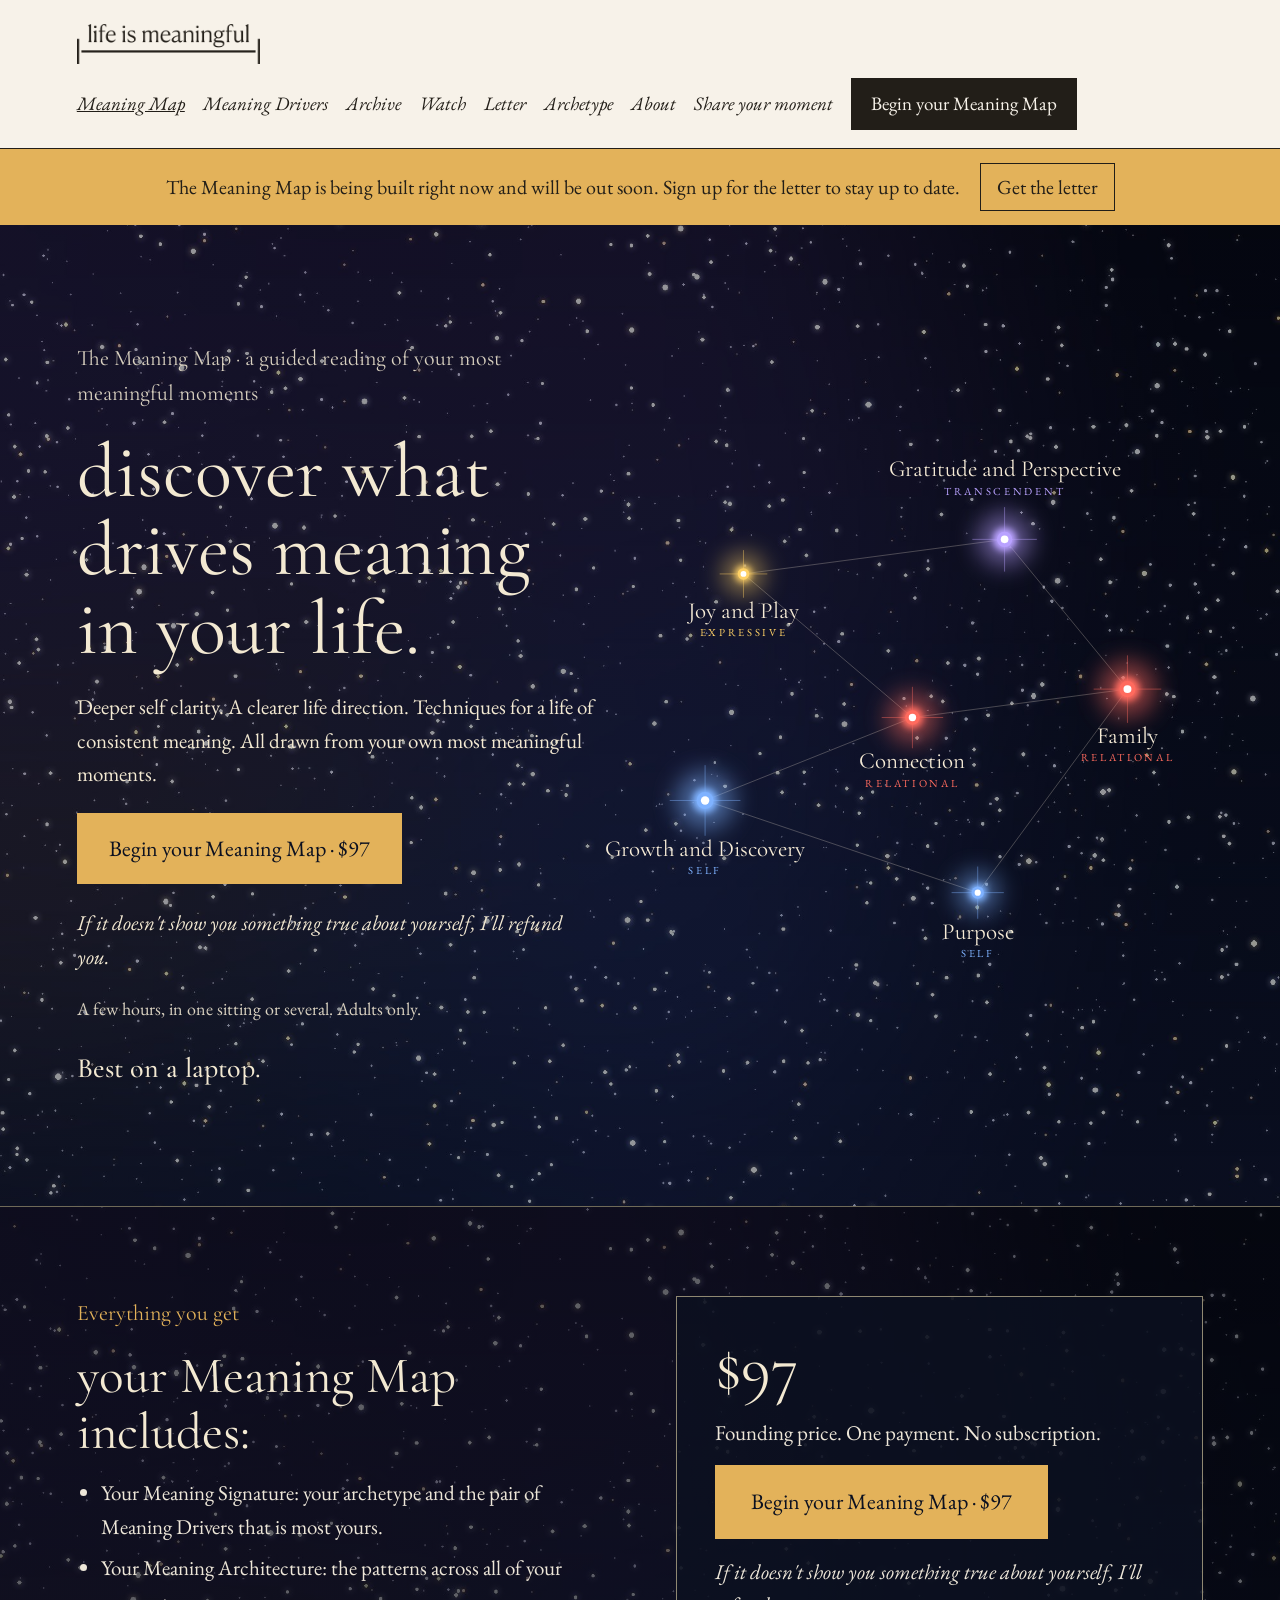
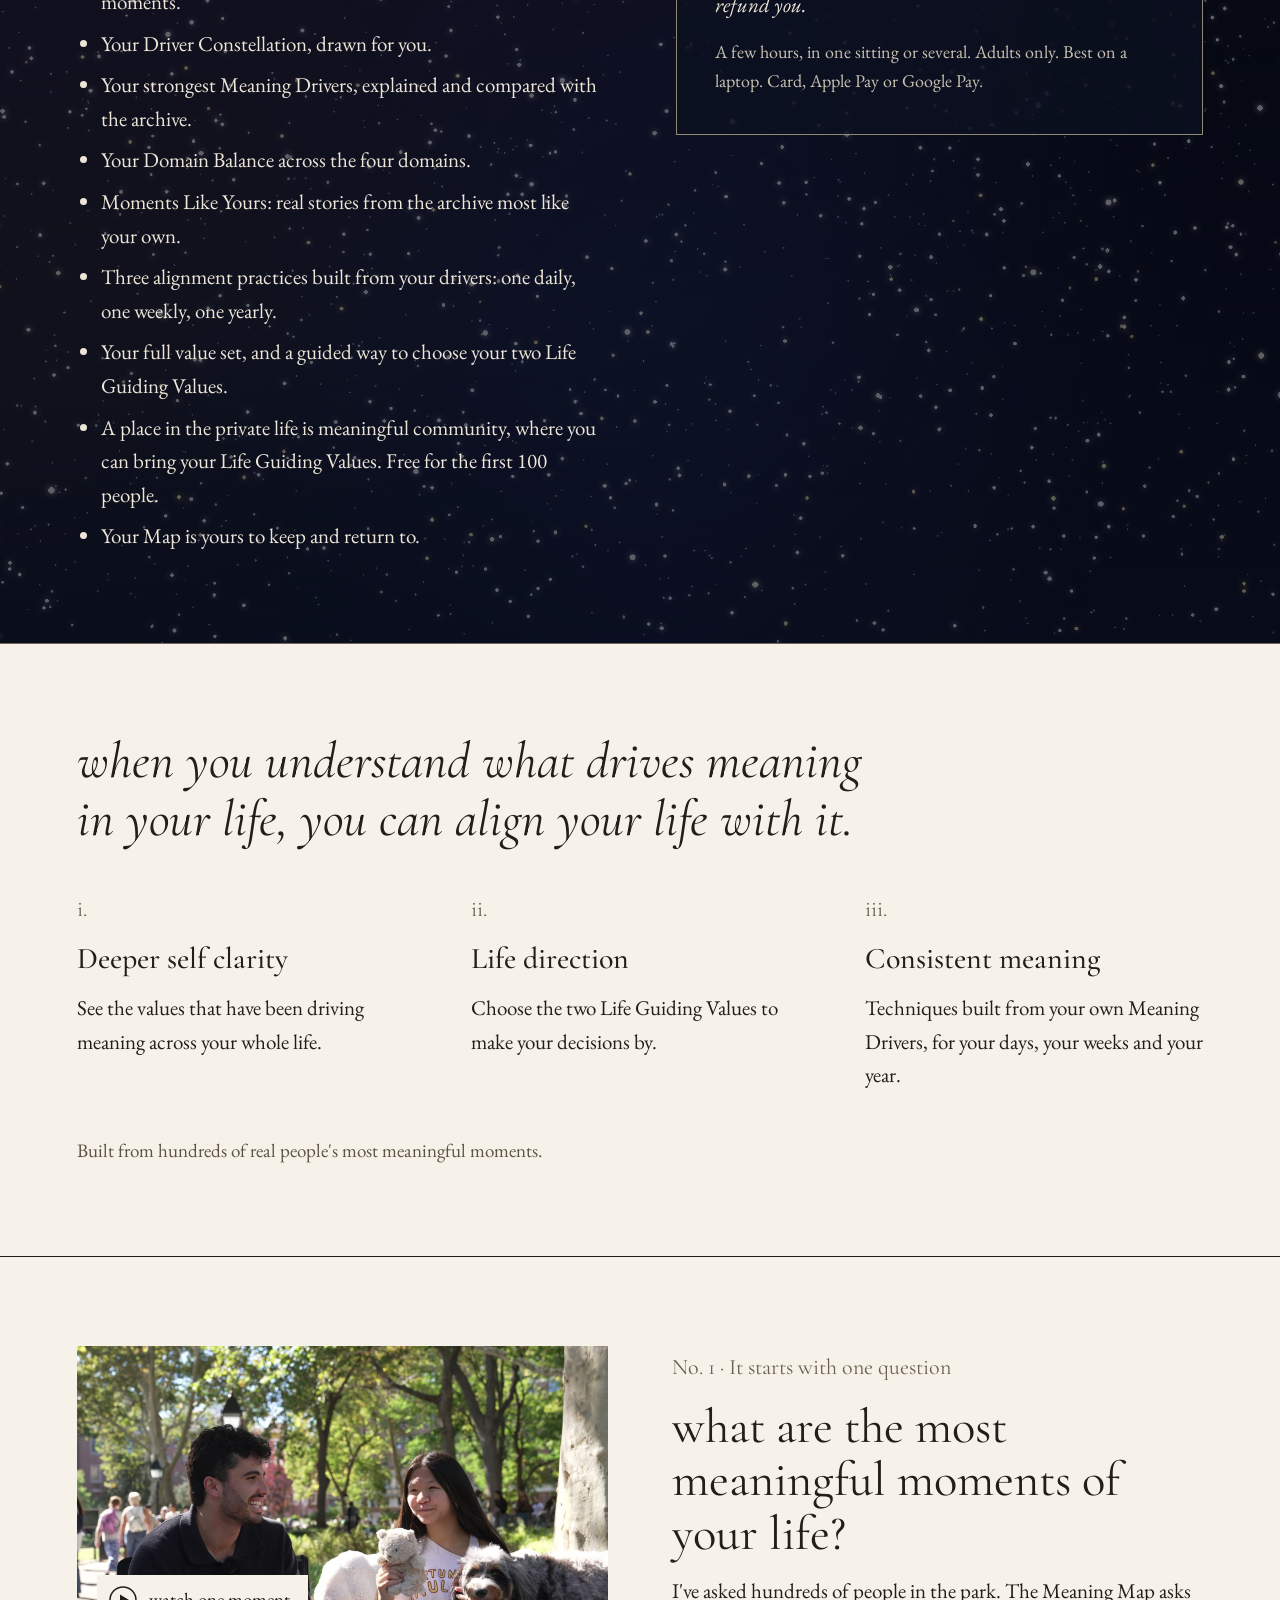
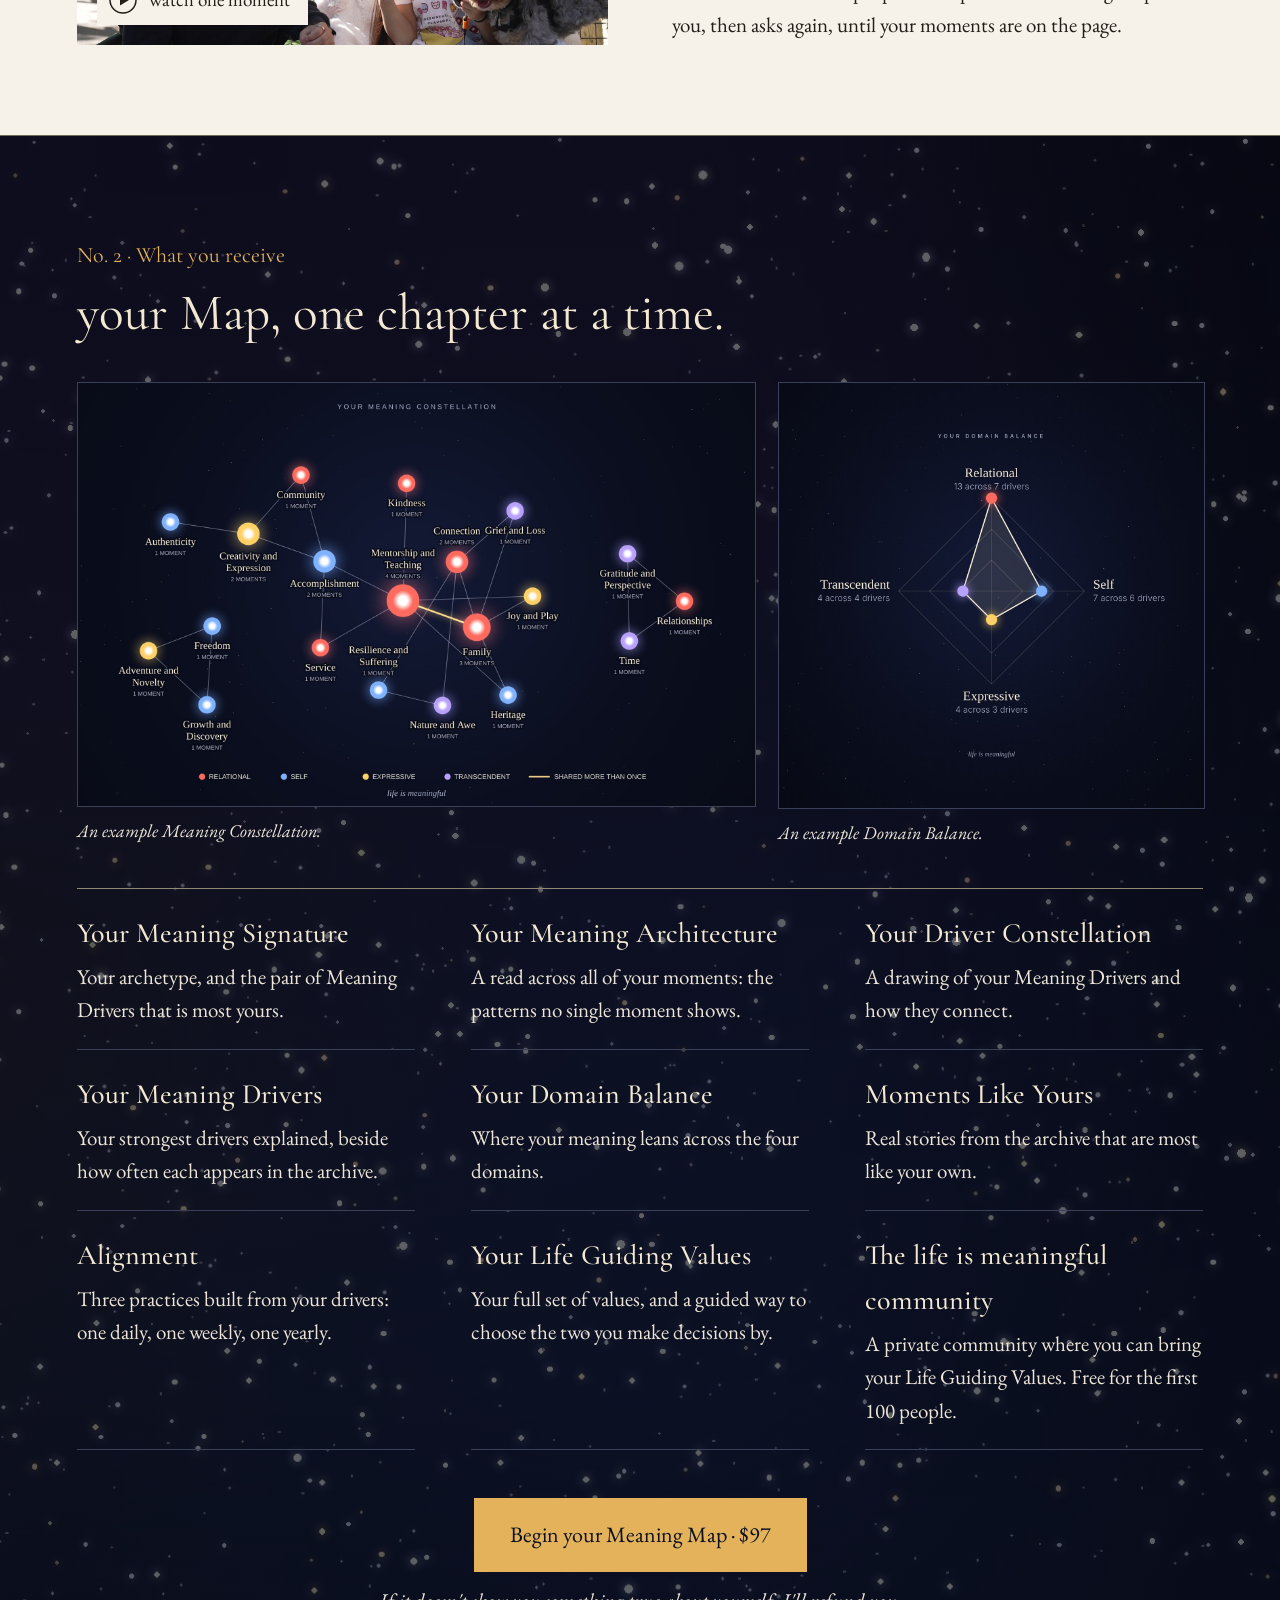
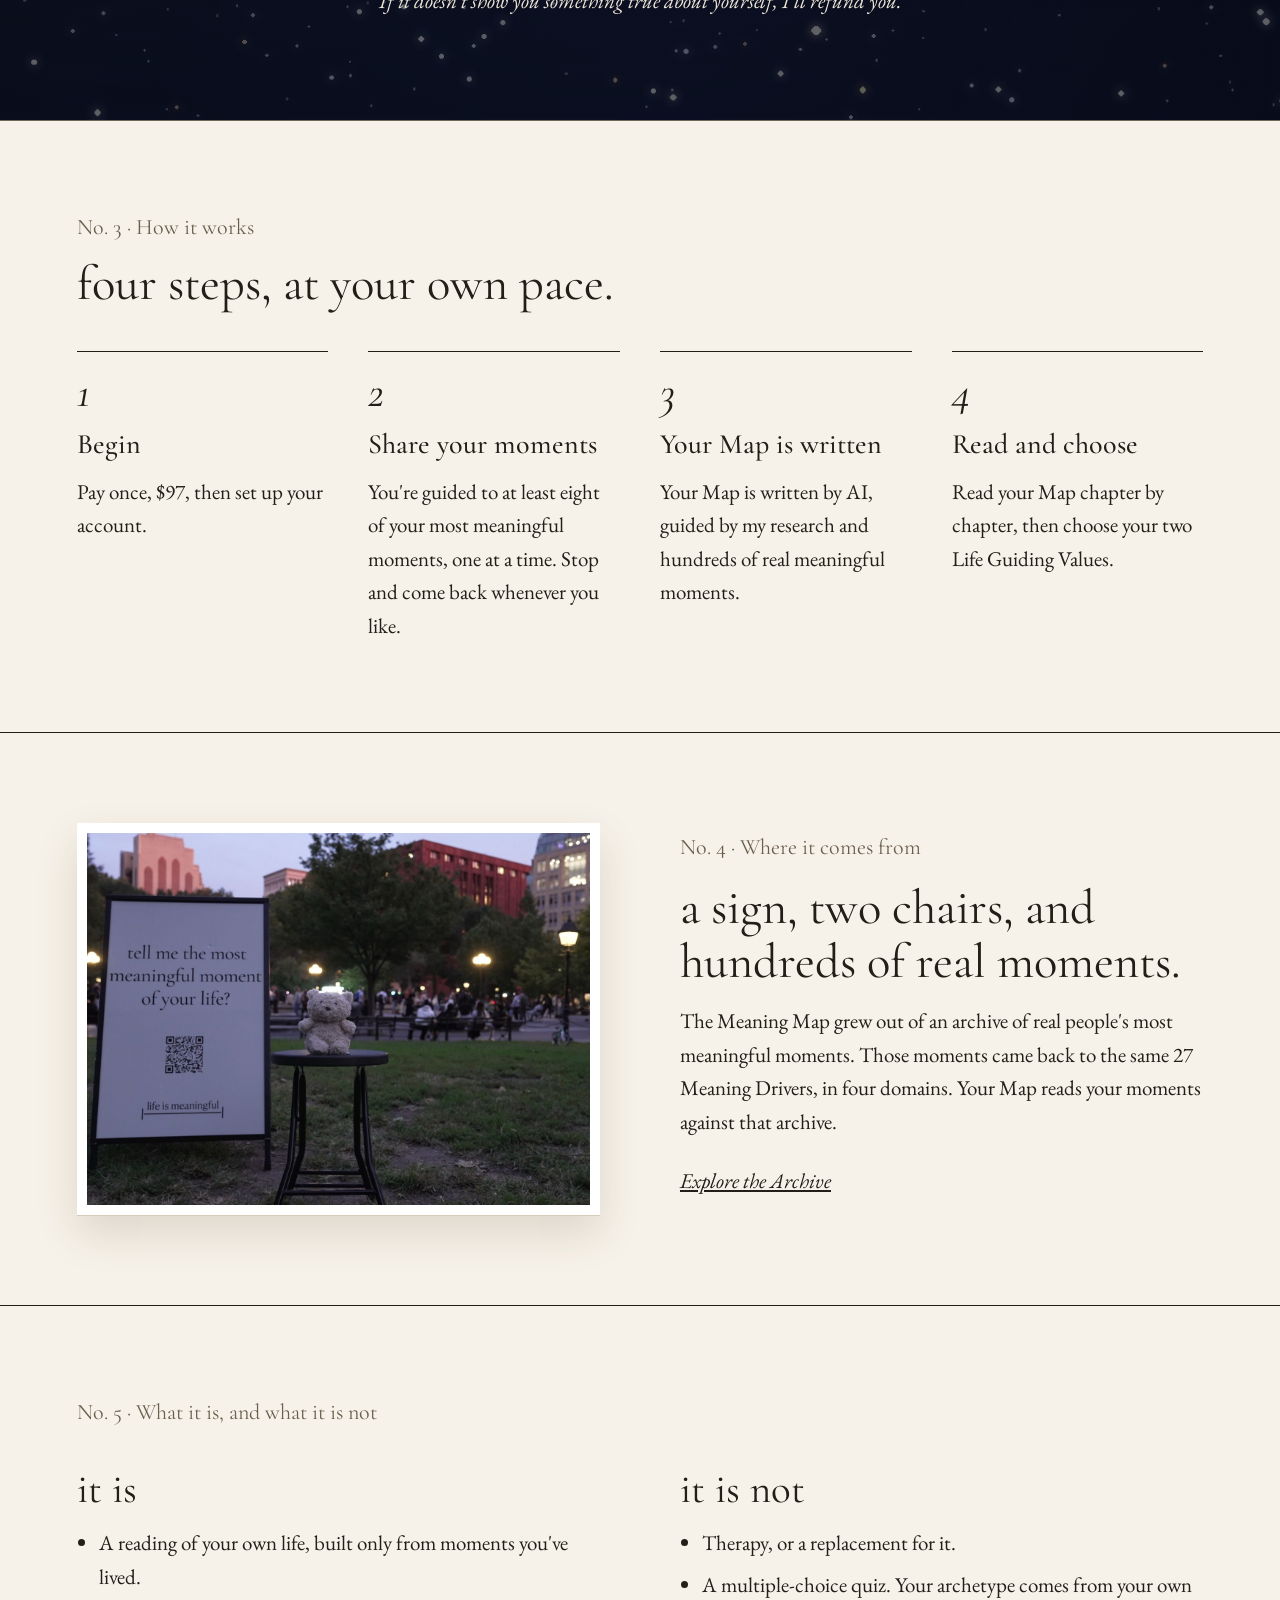
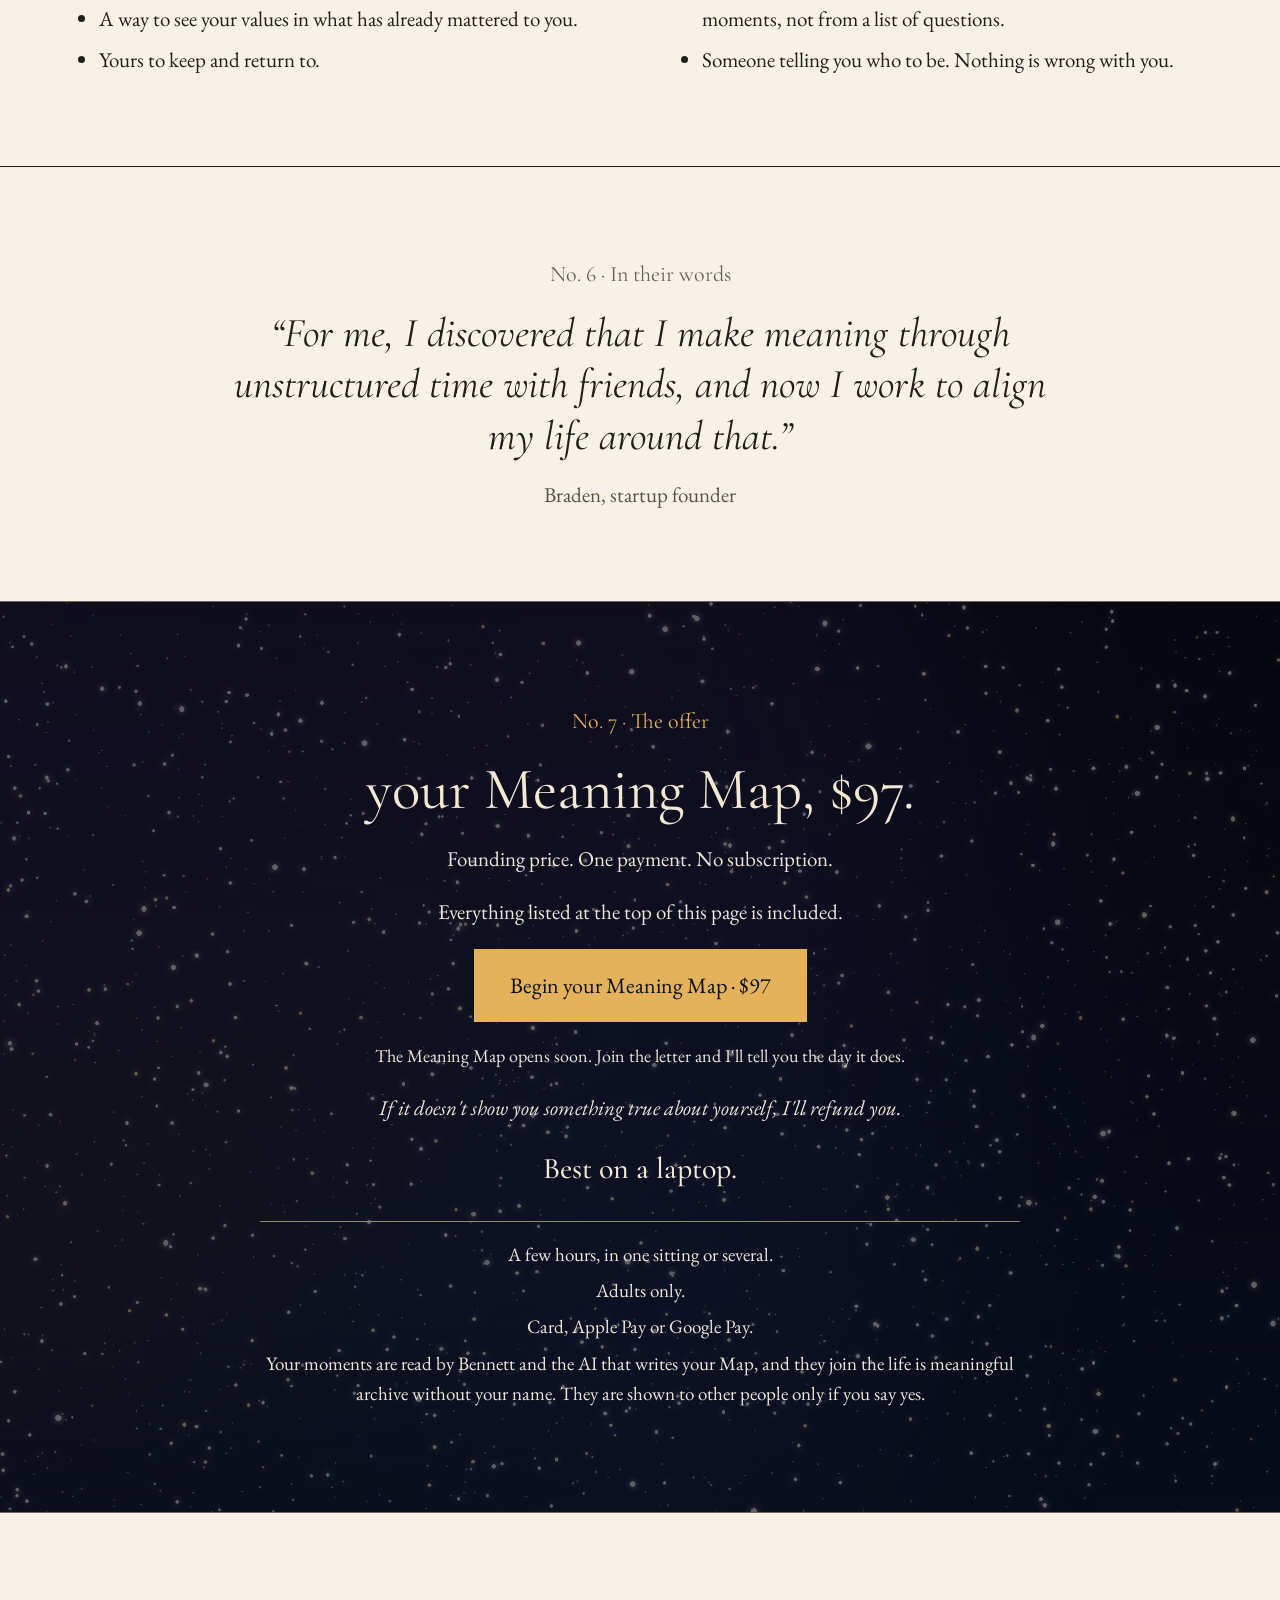
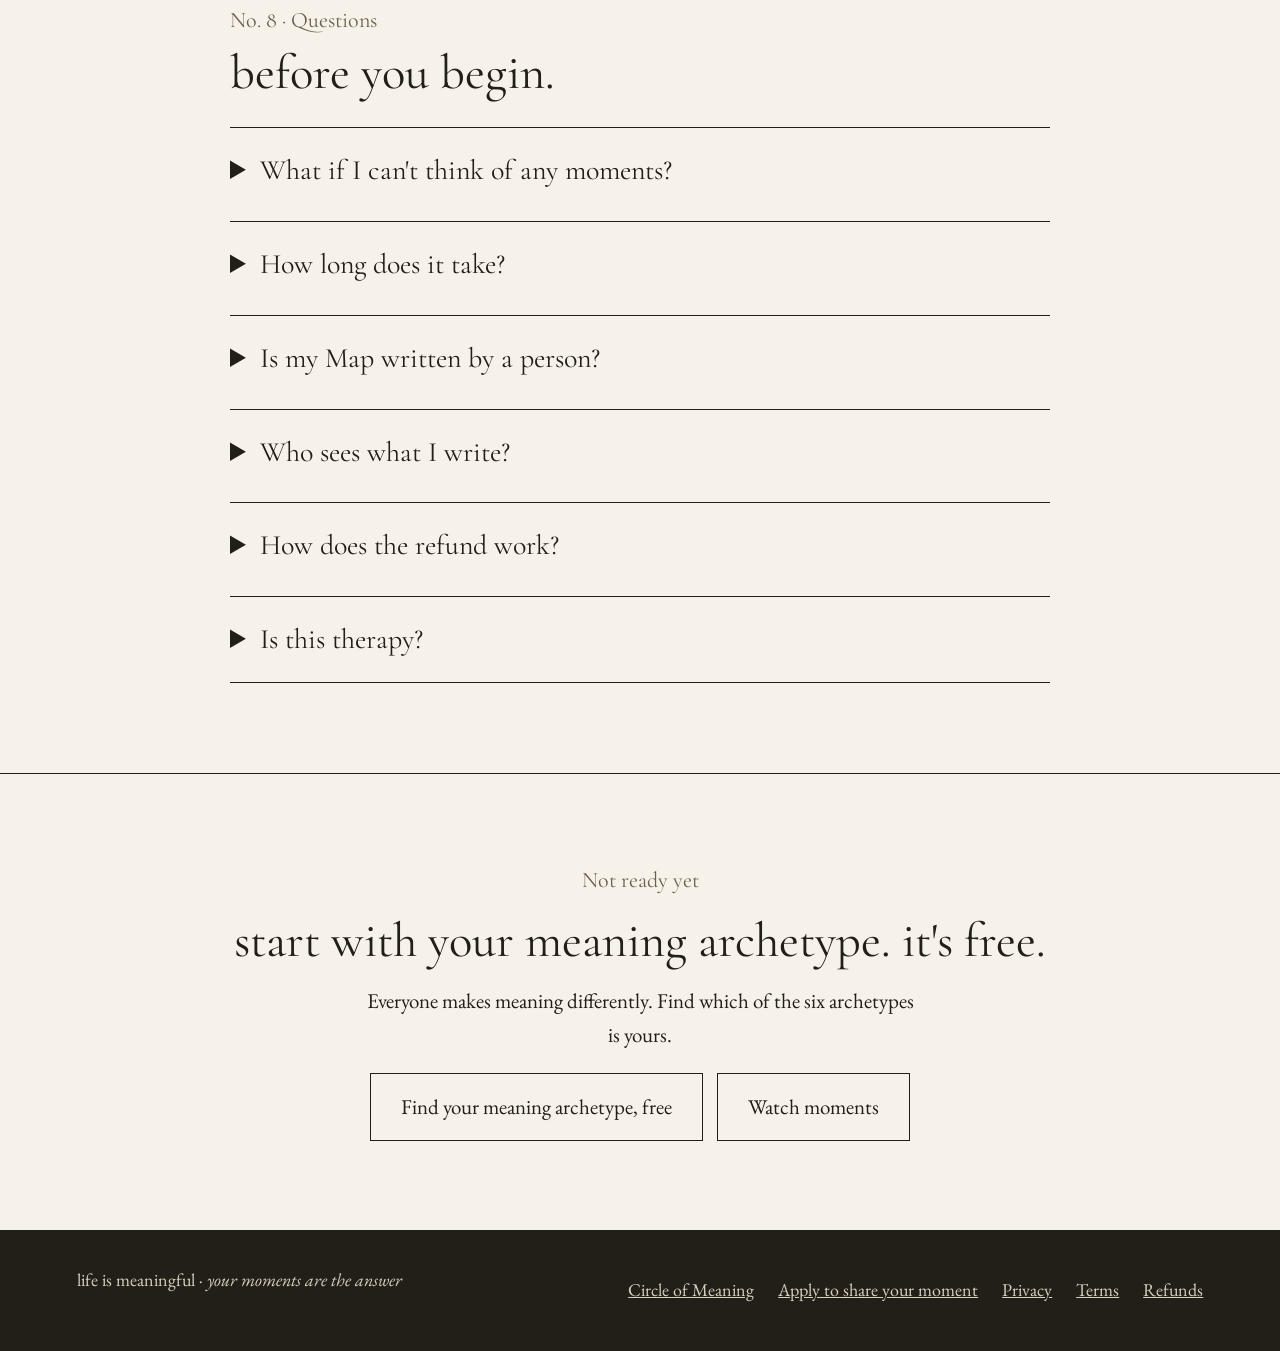
<file: meaning-map.html>
<!doctype html>
<html lang="en">
<head>
<meta charset="utf-8">
<meta name="viewport" content="width=device-width, initial-scale=1">
<title>The Meaning Map · life is meaningful</title>
<meta name="description" content="A guided reading of your most meaningful moments, showing the Meaning Drivers and values behind them.">
<link rel="canonical" href="https://lifeismeaningful.org/meaning-map.html">
<meta property="og:type" content="website">
<meta property="og:site_name" content="life is meaningful">
<meta property="og:title" content="The Meaning Map · life is meaningful">
<meta property="og:description" content="A guided reading of your most meaningful moments, showing the Meaning Drivers and values behind them.">
<meta property="og:url" content="https://lifeismeaningful.org/meaning-map.html">
<meta property="og:image" content="https://lifeismeaningful.org/assets/bella-sept.jpg">
<meta name="twitter:card" content="summary_large_image">
<link rel="icon" href="assets/logo-ink.png">
<link rel="preload" href="fonts/eb-garamond-latin-400-normal.woff2" as="font" type="font/woff2" crossorigin>
<link rel="preload" href="fonts/cormorant-garamond-latin-400-normal.woff2" as="font" type="font/woff2" crossorigin>
<link rel="stylesheet" href="site.css">
<style>
a{color:inherit}a:hover{color:#8A5A16}
footer a:hover{color:#E3B25A}
summary{cursor:pointer}
.hero-fade{background: linear-gradient(rgba(5,7,15,.42), rgba(5,7,15,.42)), #05070F url(assets/sky-section.jpg) center / cover no-repeat !important}
.hero-const{position:absolute; right:clamp(0px, 2vw, 40px); top:50%; transform:translateY(-50%); width:min(54%, 720px); height:auto; pointer-events:none}
@media (min-width: 1101px){#top h1{max-width:540px !important} #top p{max-width:500px}}
@media (max-width: 1100px){.hero-const{position:static; transform:none; width:100%; max-width:680px; margin-top:8px}}
@media (max-width: 700px){.hero-const{overflow:visible} .hero-const text[font-size="30"]{font-size:46px} .hero-const text[font-size="14"]{font-size:21px}}
#top{color:#F3E9D2 !important; border-bottom-color:#6F6A58 !important}
#top [style*="color: #4A4234"]{color:#D9D1C0 !important}
#top a[style*="background: #221E18"]{background:#E3B25A !important; color:#0B1020 !important}
section[style*="background: #F3EEE4"]{background-color:#0B1020 !important; background-image: linear-gradient(rgba(5,7,15,.64), rgba(5,7,15,.64)), url(assets/sky-section.jpg) !important; background-size: cover !important; background-position: center !important; color:#EDE6D8 !important; border-color:#6F6A58 !important}
section[style*="background: #F3EEE4"] [style*="color: #1B2A41"]{color:#F3E9D2 !important}
section[style*="background: #F3EEE4"] p[style*="font-size: 22px; color: #1B2A41"]{color:#E3B25A !important}
section[style*="background: #F3EEE4"] [style*="color: #3A3630"], section[style*="background: #F3EEE4"] [style*="color: #4A453D"]{color:#C9C2B2 !important}
section[style*="background: #F3EEE4"] [style*="solid #1B2A41"]{border-color:#8F8872 !important}
section[style*="background: #F3EEE4"] [style*="solid #C9C1B0"]{border-color:#3A4058 !important}
section[style*="background: #F3EEE4"] [style*="background: #FAF7F0"]{background:rgba(11,16,32,.82) !important; color:#EDE6D8 !important}
section[style*="background: #F3EEE4"] a[style*="background: #1B2A41"]{background:#E3B25A !important; color:#0B1020 !important}
section[style*="background: #F3EEE4"] a:hover{color:#0B1020}
section[style*="background: #F3EEE4"] [style*="color: #221E18"], section[style*="background: #F3EEE4"] [style*="color: #1F1C18"], section[style*="background: #F3EEE4"] [style*="color: #4A4234"], section[style*="background: #F3EEE4"] [style*="color: #5C5242"], section[style*="background: #F3EEE4"] [style*="color: #6A5F4E"]{color:#EDE6D8 !important}
section[style*="background: #F3EEE4"] [style*="background: #FFFDF8"], section[style*="background: #F3EEE4"] [style*="background: #F7F2E9"], section[style*="background: #F3EEE4"] [style*="background: #FFFFFF"]{background:rgba(11,16,32,.82) !important; color:#EDE6D8 !important}
section[style*="background: #F3EEE4"] [style*="solid #221E18"]{border-color:#8F8872 !important}
section[style*="background: #F3EEE4"] a:not([style*="background"]){color:#F3E9D2 !important}
section[style*="background: #F3EEE4"] a:not([style*="background"]):hover{color:#E3B25A !important}
section[style*="background: #F3EEE4"] a[style*="background: #1B2A41"]{color:#0B1020 !important}
section[style*="background: #F3EEE4"] li, section[style*="background: #F3EEE4"] p, section[style*="background: #F3EEE4"] summary, section[style*="background: #F3EEE4"] h2, section[style*="background: #F3EEE4"] h3, section[style*="background: #F3EEE4"] strong{color:#EDE6D8}
#top p, #top h1{color:#F3E9D2 !important}
</style>
</head>
<body>
<div style="font-family: 'EB Garamond', Georgia, serif; color: #221E18; background: #F7F2E9; font-size: 21px; line-height: 1.6">

<nav class="site-nav" aria-label="Main" style="display: flex; flex-wrap: wrap; gap: 8px 32px; align-items: center; justify-content: space-between; padding: 18px clamp(20px, 6vw, 96px); border-bottom: 1px solid #221E18">
<a href="./" aria-label="life is meaningful, home" style="display: flex; align-items: center; padding: 6px 0"><img src="assets/logo-ink.png" alt="life is meaningful" style="display: block; height: 40px; width: auto"></a>
<button class="menu-btn" type="button" aria-expanded="false" aria-controls="site-menu">Menu</button>
<div id="site-menu" class="menu" style="display: flex; flex-wrap: wrap; gap: 4px 18px; align-items: baseline; font-size: 19px; font-style: italic">
<a href="#top" aria-current="page" style="padding: 10px 0">Meaning Map</a>
<a href="meaning-drivers.html" style="text-decoration: none; padding: 10px 0">Meaning Drivers</a>
<a href="archive.html" style="text-decoration: none; padding: 10px 0">Archive</a>
<a href="watch.html" style="text-decoration: none; padding: 10px 0">Watch</a>
<a href="letter.html" style="text-decoration: none; padding: 10px 0">Letter</a>
<a href="archetype.html" style="text-decoration: none; padding: 10px 0">Archetype</a>
<a href="about.html" style="text-decoration: none; padding: 10px 0">About</a>
<a href="share-a-moment.html" style="text-decoration: none; padding: 10px 0">Share your moment</a>
<a data-soon href="#offer" style="font-style: normal; text-decoration: none; background: #221E18; color: #F7F2E9; padding: 11px 20px">Begin your Meaning Map</a>
</div>
</nav>
<div role="note" style="background: #E3B25A; color: #221E18; padding: 14px clamp(20px, 6vw, 96px); display: flex; flex-wrap: wrap; gap: 8px 20px; align-items: center; justify-content: center; text-align: center; font-size: 20px"><span>The Meaning Map is being built right now and will be out soon. Sign up for the letter to stay up to date.</span><a href="letter.html" style="color: #221E18; border: 1px solid #221E18; padding: 7px 16px; text-decoration: none; white-space: nowrap">Get the letter</a></div>

<!-- 1 · Opening -->
<header id="top" style="position: relative; border-bottom: 1px solid #221E18; background: #F7F2E9">
<img src="assets/zoe.jpg" alt="A guest smiling beside Bennett in the park as she tells her moment" style="position: absolute; inset: 0; width: 100%; height: 100%; object-fit: cover; object-position: 60% 40%">
<div class="hero-fade" style="position: absolute; inset: 0; background: linear-gradient(90deg, rgba(247,242,233,.88) 0%, rgba(247,242,233,.72) 42%, rgba(247,242,233,.28) 74%, rgba(247,242,233,.18) 100%)"></div>
<div style="position: relative; max-width: 1320px; margin: 0 auto; box-sizing: border-box; min-height: min(720px, 86svh); padding: clamp(64px, 9vw, 128px) clamp(20px, 6vw, 96px); display: flex; flex-direction: column; justify-content: center; gap: 22px; align-items: flex-start">
<p style="margin: 0; font-family: 'Cormorant Garamond', Georgia, serif; font-size: 22px; color: #4A4234">The Meaning Map · a guided reading of your most meaningful moments</p>
<h1 style="margin: 0; max-width: 820px; font-family: 'Cormorant Garamond', Georgia, serif; font-weight: 400; font-size: clamp(46px, 6vw, 88px); line-height: 1.02; text-wrap: balance">discover what drives meaning in your life.</h1>
<p style="margin: 0; max-width: 540px">Deeper self clarity. A clearer life direction. Techniques for a life of consistent meaning. All drawn from your own most meaningful moments.</p>
<a data-soon href="#offer" style="text-decoration: none; background: #221E18; color: #F7F2E9; padding: 18px 32px; font-size: 22px">Begin your Meaning Map · $97</a>
<p style="margin: 0; font-style: italic">If it doesn't show you something true about yourself, I'll refund you.</p>
<p style="margin: 0; font-size: 18px; color: #4A4234">A few hours, in one sitting or several. Adults only.</p>
<p style="margin: 0; font-family: 'Cormorant Garamond', Georgia, serif; font-weight: 500; font-size: 28px">Best on a laptop.</p>
<svg class="hero-const" viewBox="0 0 900 740" role="img" aria-label="A constellation of six Meaning Drivers, each a star in the color of its domain">
<defs><filter id="hc-b" x="-300%" y="-300%" width="700%" height="700%"><feGaussianBlur stdDeviation="16"/></filter><filter id="hc-s" x="-300%" y="-300%" width="700%" height="700%"><feGaussianBlur stdDeviation="4"/></filter></defs>
<g stroke="#F6EBD6" stroke-opacity=".34" stroke-width="1">
<line x1="235" y1="185" x2="575" y2="140"/>
<line x1="575" y1="140" x2="735" y2="335"/>
<line x1="735" y1="335" x2="455" y2="372"/>
<line x1="455" y1="372" x2="235" y2="185"/>
<line x1="455" y1="372" x2="185" y2="480"/>
<line x1="185" y1="480" x2="540" y2="600"/>
<line x1="735" y1="335" x2="540" y2="600"/>
</g>
<circle cx="575" cy="140" r="34" fill="#B9A2FF" opacity=".55" filter="url(#hc-b)"/><circle cx="575" cy="140" r="15" fill="#B9A2FF" filter="url(#hc-s)"/><path d="M533 140H617M575 98V182" stroke="#B9A2FF" stroke-opacity=".7" stroke-width=".8"/><circle cx="575" cy="140" r="10" fill="#B9A2FF"/><circle cx="575" cy="140" r="5.0" fill="#FFFFFF"/>
<text x="575" y="58" text-anchor="middle" fill="#F6EBD6" font-family="'Cormorant Garamond', Georgia, serif" font-size="30">Gratitude and Perspective</text><text x="575" y="82" text-anchor="middle" fill="#B9A2FF" font-family="'EB Garamond', Georgia, serif" font-size="14" letter-spacing="3.5">TRANSCENDENT</text>
<circle cx="235" cy="185" r="26" fill="#FFD166" opacity=".55" filter="url(#hc-b)"/><circle cx="235" cy="185" r="11" fill="#FFD166" filter="url(#hc-s)"/><path d="M204 185H266M235 154V216" stroke="#FFD166" stroke-opacity=".7" stroke-width=".8"/><circle cx="235" cy="185" r="7.5" fill="#FFD166"/><circle cx="235" cy="185" r="3.8" fill="#FFFFFF"/>
<text x="235" y="242" text-anchor="middle" fill="#F6EBD6" font-family="'Cormorant Garamond', Georgia, serif" font-size="30">Joy and Play</text><text x="235" y="266" text-anchor="middle" fill="#FFD166" font-family="'EB Garamond', Georgia, serif" font-size="14" letter-spacing="3.5">EXPRESSIVE</text>
<circle cx="735" cy="335" r="36" fill="#FF6B5E" opacity=".55" filter="url(#hc-b)"/><circle cx="735" cy="335" r="16" fill="#FF6B5E" filter="url(#hc-s)"/><path d="M691 335H779M735 291V379" stroke="#FF6B5E" stroke-opacity=".7" stroke-width=".8"/><circle cx="735" cy="335" r="10.5" fill="#FF6B5E"/><circle cx="735" cy="335" r="5.2" fill="#FFFFFF"/>
<text x="735" y="405" text-anchor="middle" fill="#F6EBD6" font-family="'Cormorant Garamond', Georgia, serif" font-size="30">Family</text><text x="735" y="429" text-anchor="middle" fill="#FF6B5E" font-family="'EB Garamond', Georgia, serif" font-size="14" letter-spacing="3.5">RELATIONAL</text>
<circle cx="455" cy="372" r="32" fill="#FF6B5E" opacity=".55" filter="url(#hc-b)"/><circle cx="455" cy="372" r="14" fill="#FF6B5E" filter="url(#hc-s)"/><path d="M415 372H495M455 332V412" stroke="#FF6B5E" stroke-opacity=".7" stroke-width=".8"/><circle cx="455" cy="372" r="9.5" fill="#FF6B5E"/><circle cx="455" cy="372" r="4.8" fill="#FFFFFF"/>
<text x="455" y="438" text-anchor="middle" fill="#F6EBD6" font-family="'Cormorant Garamond', Georgia, serif" font-size="30">Connection</text><text x="455" y="462" text-anchor="middle" fill="#FF6B5E" font-family="'EB Garamond', Georgia, serif" font-size="14" letter-spacing="3.5">RELATIONAL</text>
<circle cx="185" cy="480" r="37" fill="#7FB2FF" opacity=".55" filter="url(#hc-b)"/><circle cx="185" cy="480" r="16" fill="#7FB2FF" filter="url(#hc-s)"/><path d="M139 480H231M185 434V526" stroke="#7FB2FF" stroke-opacity=".7" stroke-width=".8"/><circle cx="185" cy="480" r="11" fill="#7FB2FF"/><circle cx="185" cy="480" r="5.5" fill="#FFFFFF"/>
<text x="185" y="552" text-anchor="middle" fill="#F6EBD6" font-family="'Cormorant Garamond', Georgia, serif" font-size="30">Growth and Discovery</text><text x="185" y="576" text-anchor="middle" fill="#7FB2FF" font-family="'EB Garamond', Georgia, serif" font-size="14" letter-spacing="3.5">SELF</text>
<circle cx="540" cy="600" r="27" fill="#7FB2FF" opacity=".55" filter="url(#hc-b)"/><circle cx="540" cy="600" r="12" fill="#7FB2FF" filter="url(#hc-s)"/><path d="M506 600H574M540 566V634" stroke="#7FB2FF" stroke-opacity=".7" stroke-width=".8"/><circle cx="540" cy="600" r="8" fill="#7FB2FF"/><circle cx="540" cy="600" r="4.0" fill="#FFFFFF"/>
<text x="540" y="660" text-anchor="middle" fill="#F6EBD6" font-family="'Cormorant Garamond', Georgia, serif" font-size="30">Purpose</text><text x="540" y="684" text-anchor="middle" fill="#7FB2FF" font-family="'EB Garamond', Georgia, serif" font-size="14" letter-spacing="3.5">SELF</text>
</svg>
</div>
</header>

<!-- everything you get -->
<section style="background: #F3EEE4; border-bottom: 1px solid #1B2A41; padding: clamp(56px, 7vw, 104px) clamp(20px, 6vw, 96px); color: #1F1C18">
<div style="max-width: 1128px; margin: 0 auto; display: grid; grid-template-columns: repeat(auto-fit, minmax(min(420px, 100%), 1fr)); gap: 40px 72px; align-items: start">
<div style="display: flex; flex-direction: column; gap: 16px">
<p style="margin: 0; font-family: 'Cormorant Garamond', Georgia, serif; font-size: 22px; color: #1B2A41">Everything you get</p>
<h2 style="margin: 0; font-family: 'Cormorant Garamond', Georgia, serif; font-weight: 400; font-size: clamp(34px, 4vw, 54px); line-height: 1.1; color: #1B2A41">your Meaning Map includes:</h2>
<ul style="margin: 0; padding: 0 0 0 24px; display: flex; flex-direction: column; gap: 8px">
<li>Your Meaning Signature: your archetype and the pair of Meaning Drivers that is most yours.</li>
<li>Your Meaning Architecture: the patterns across all of your moments.</li>
<li>Your Driver Constellation, drawn for you.</li>
<li>Your strongest Meaning Drivers, explained and compared with the archive.</li>
<li>Your Domain Balance across the four domains.</li>
<li>Moments Like Yours: real stories from the archive most like your own.</li>
<li>Three alignment practices built from your drivers: one daily, one weekly, one yearly.</li>
<li>Your full value set, and a guided way to choose your two Life Guiding Values.</li>
<li>A place in the private life is meaningful community, where you can bring your Life Guiding Values. Free for the first 100 people.</li>
<li>Your Map is yours to keep and return to.</li>
</ul>
</div>
<div style="background: #FAF7F0; border: 1px solid #1B2A41; padding: clamp(24px, 3vw, 40px); display: flex; flex-direction: column; gap: 16px; align-items: flex-start">
<p style="margin: 0; font-family: 'Cormorant Garamond', Georgia, serif; font-size: clamp(44px, 5vw, 68px); line-height: 1; color: #1B2A41">$97</p>
<p style="margin: 0">Founding price. One payment. No subscription.</p>
<a data-soon href="#offer" style="text-decoration: none; background: #1B2A41; color: #FFFFFF; padding: 19px 36px; font-size: 22px">Begin your Meaning Map · $97</a>
<p style="margin: 0; font-style: italic">If it doesn't show you something true about yourself, I'll refund you.</p>
<p style="margin: 0; font-size: 18px; color: #3A3630">A few hours, in one sitting or several. Adults only. Best on a laptop. Card, Apple Pay or Google Pay.</p>
</div>
</div>
</section>

<!-- align -->
<section style="padding: clamp(56px, 7vw, 104px) clamp(20px, 6vw, 96px)">
<div style="max-width: 1128px; margin: 0 auto; display: flex; flex-direction: column; gap: 44px">
<h2 style="margin: 0; font-family: 'Cormorant Garamond', Georgia, serif; font-weight: 400; font-style: italic; font-size: clamp(34px, 4vw, 54px); line-height: 1.12; max-width: 880px; text-wrap: balance">when you understand what drives meaning in your life, you can align your life with it.</h2>
<div style="display: grid; grid-template-columns: repeat(auto-fit, minmax(min(300px, 100%), 1fr)); gap: 32px 56px">
<div style="display: flex; flex-direction: column; gap: 8px">
<p style="margin: 0; font-family: 'Cormorant Garamond', Georgia, serif; font-size: 22px; color: #6A5F4E">i.</p>
<h3 style="margin: 0; font-family: 'Cormorant Garamond', Georgia, serif; font-weight: 500; font-size: 30px">Deeper self clarity</h3>
<p style="margin: 0">See the values that have been driving meaning across your whole life.</p>
</div>
<div style="display: flex; flex-direction: column; gap: 8px">
<p style="margin: 0; font-family: 'Cormorant Garamond', Georgia, serif; font-size: 22px; color: #6A5F4E">ii.</p>
<h3 style="margin: 0; font-family: 'Cormorant Garamond', Georgia, serif; font-weight: 500; font-size: 30px">Life direction</h3>
<p style="margin: 0">Choose the two Life Guiding Values to make your decisions by.</p>
</div>
<div style="display: flex; flex-direction: column; gap: 8px">
<p style="margin: 0; font-family: 'Cormorant Garamond', Georgia, serif; font-size: 22px; color: #6A5F4E">iii.</p>
<h3 style="margin: 0; font-family: 'Cormorant Garamond', Georgia, serif; font-weight: 500; font-size: 30px">Consistent meaning</h3>
<p style="margin: 0">Techniques built from your own Meaning Drivers, for your days, your weeks and your year.</p>
</div>
</div>
<p style="margin: 0; font-size: 19px; color: #5C5242">Built from hundreds of real people's most meaningful moments.</p>
</div>
</section>

<!-- 2 · The question -->
<section style="border-top: 1px solid #221E18; padding: clamp(56px, 7vw, 104px) clamp(20px, 6vw, 96px)">
<div style="max-width: 1128px; margin: 0 auto; display: grid; grid-template-columns: repeat(auto-fit, minmax(min(420px, 100%), 1fr)); gap: 32px 64px; align-items: center">
<a href="https://www.instagram.com/lifeismeaningfulproject/" aria-label="Watch one moment on Instagram" style="position: relative; display: block; text-decoration: none; min-width: 0">
<img src="assets/sylvia.jpg" alt="A guest holding the teddy bear beside Bennett, with her dog, in dappled sunlight" style="display: block; width: 100%; aspect-ratio: 16 / 9; object-fit: cover">
<span style="position: absolute; left: 20px; bottom: 20px; display: flex; gap: 12px; align-items: center; background: #F7F2E9; color: #221E18; padding: 10px 18px 10px 12px; font-size: 19px">
<svg aria-hidden="true" width="28" height="28" viewBox="0 0 28 28"><circle cx="14" cy="14" r="13" fill="none" stroke="#221E18" stroke-width="1.5"></circle><path d="M11 8.5v11l9-5.5z" fill="#221E18"></path></svg>
watch one moment</span>
</a>
<div style="display: flex; flex-direction: column; gap: 14px">
<p style="margin: 0; font-family: 'Cormorant Garamond', Georgia, serif; font-size: 22px; color: #6A5F4E">No. 1 · It starts with one question</p>
<h2 style="margin: 0; font-family: 'Cormorant Garamond', Georgia, serif; font-weight: 400; font-size: clamp(34px, 3.8vw, 52px); line-height: 1.1">what are the most meaningful moments of your life?</h2>
<p style="margin: 0; max-width: 520px">I've asked hundreds of people in the park. The Meaning Map asks you, then asks again, until your moments are on the page.</p>
</div>
</div>
</section>

<!-- 3 · What you receive -->
<section style="background: #F3EEE4; border-top: 1px solid #1B2A41; border-bottom: 1px solid #1B2A41; padding: clamp(64px, 8vw, 120px) clamp(20px, 6vw, 96px); color: #1F1C18">
<div style="max-width: 1128px; margin: 0 auto; display: flex; flex-direction: column; gap: 40px">
<div style="display: flex; flex-direction: column; gap: 12px">
<p style="margin: 0; font-family: 'Cormorant Garamond', Georgia, serif; font-size: 22px; color: #1B2A41">No. 2 · What you receive</p>
<h2 style="margin: 0; font-family: 'Cormorant Garamond', Georgia, serif; font-weight: 400; font-size: clamp(34px, 4vw, 54px); line-height: 1.1; color: #1B2A41; max-width: 760px">your Map, one chapter at a time.</h2>
</div>
<div style="display: flex; flex-wrap: wrap; gap: 24px; align-items: flex-start">
<figure style="margin: 0; flex: 1.6 1 380px; min-width: 0; display: flex; flex-direction: column; gap: 10px">
<img src="assets/example-meaning-constellation.jpg" alt="An example Meaning Constellation: each Meaning Driver is a star in its domain color, sized by how many moments it appears in, with lines between drivers that share a moment" style="display: block; width: 100%; height: auto; border: 1px solid #3A4058">
<figcaption style="font-size: 18px; font-style: italic">An example Meaning Constellation.</figcaption>
</figure>
<figure style="margin: 0; flex: 1 1 240px; min-width: 0; display: flex; flex-direction: column; gap: 10px">
<img src="assets/example-domain-balance.jpg" alt="An example Domain Balance: a four-pointed shape showing how much meaning comes from the Relational, Self, Expressive and Transcendent domains" style="display: block; width: 100%; height: auto; border: 1px solid #3A4058">
<figcaption style="font-size: 18px; font-style: italic">An example Domain Balance.</figcaption>
</figure>
</div>
<ol style="list-style: none; margin: 0; padding: 0; display: grid; grid-template-columns: repeat(auto-fit, minmax(min(320px, 100%), 1fr)); gap: 0 56px; border-top: 1px solid #1B2A41">
<li style="padding: 22px 0; border-bottom: 1px solid #C9C1B0"><h3 style="margin: 0 0 4px; font-family: 'Cormorant Garamond', Georgia, serif; font-weight: 500; font-size: 28px; color: #1B2A41">Your Meaning Signature</h3><p style="margin: 0">Your archetype, and the pair of Meaning Drivers that is most yours.</p></li>
<li style="padding: 22px 0; border-bottom: 1px solid #C9C1B0"><h3 style="margin: 0 0 4px; font-family: 'Cormorant Garamond', Georgia, serif; font-weight: 500; font-size: 28px; color: #1B2A41">Your Meaning Architecture</h3><p style="margin: 0">A read across all of your moments: the patterns no single moment shows.</p></li>
<li style="padding: 22px 0; border-bottom: 1px solid #C9C1B0"><h3 style="margin: 0 0 4px; font-family: 'Cormorant Garamond', Georgia, serif; font-weight: 500; font-size: 28px; color: #1B2A41">Your Driver Constellation</h3><p style="margin: 0">A drawing of your Meaning Drivers and how they connect.</p></li>
<li style="padding: 22px 0; border-bottom: 1px solid #C9C1B0"><h3 style="margin: 0 0 4px; font-family: 'Cormorant Garamond', Georgia, serif; font-weight: 500; font-size: 28px; color: #1B2A41">Your Meaning Drivers</h3><p style="margin: 0">Your strongest drivers explained, beside how often each appears in the archive.</p></li>
<li style="padding: 22px 0; border-bottom: 1px solid #C9C1B0"><h3 style="margin: 0 0 4px; font-family: 'Cormorant Garamond', Georgia, serif; font-weight: 500; font-size: 28px; color: #1B2A41">Your Domain Balance</h3><p style="margin: 0">Where your meaning leans across the four domains.</p></li>
<li style="padding: 22px 0; border-bottom: 1px solid #C9C1B0"><h3 style="margin: 0 0 4px; font-family: 'Cormorant Garamond', Georgia, serif; font-weight: 500; font-size: 28px; color: #1B2A41">Moments Like Yours</h3><p style="margin: 0">Real stories from the archive that are most like your own.</p></li>
<li style="padding: 22px 0; border-bottom: 1px solid #C9C1B0"><h3 style="margin: 0 0 4px; font-family: 'Cormorant Garamond', Georgia, serif; font-weight: 500; font-size: 28px; color: #1B2A41">Alignment</h3><p style="margin: 0">Three practices built from your drivers: one daily, one weekly, one yearly.</p></li>
<li style="padding: 22px 0; border-bottom: 1px solid #C9C1B0"><h3 style="margin: 0 0 4px; font-family: 'Cormorant Garamond', Georgia, serif; font-weight: 500; font-size: 28px; color: #1B2A41">Your Life Guiding Values</h3><p style="margin: 0">Your full set of values, and a guided way to choose the two you make decisions by.</p></li>
<li style="padding: 22px 0; border-bottom: 1px solid #C9C1B0"><h3 style="margin: 0 0 4px; font-family: 'Cormorant Garamond', Georgia, serif; font-weight: 500; font-size: 28px; color: #1B2A41">The life is meaningful community</h3><p style="margin: 0">A private community where you can bring your Life Guiding Values. Free for the first 100 people.</p></li>
</ol>
<div style="display: flex; flex-direction: column; gap: 12px; align-items: center; text-align: center; padding-top: 8px">
<a data-soon href="#offer" style="text-decoration: none; background: #1B2A41; color: #FFFFFF; padding: 19px 36px; font-size: 22px">Begin your Meaning Map · $97</a>
<p style="margin: 0; font-style: italic">If it doesn't show you something true about yourself, I'll refund you.</p>
</div>
</div>
</section>

<!-- 4 · How it works -->
<section style="padding: clamp(56px, 7vw, 104px) clamp(20px, 6vw, 96px)">
<div style="max-width: 1128px; margin: 0 auto; display: flex; flex-direction: column; gap: 40px">
<div style="display: flex; flex-direction: column; gap: 12px">
<p style="margin: 0; font-family: 'Cormorant Garamond', Georgia, serif; font-size: 22px; color: #6A5F4E">No. 3 · How it works</p>
<h2 style="margin: 0; font-family: 'Cormorant Garamond', Georgia, serif; font-weight: 400; font-size: clamp(34px, 3.8vw, 52px); line-height: 1.1">four steps, at your own pace.</h2>
</div>
<ol style="list-style: none; margin: 0; padding: 0; display: grid; grid-template-columns: repeat(auto-fit, minmax(min(240px, 100%), 1fr)); gap: 32px 40px">
<li style="display: flex; flex-direction: column; gap: 8px; border-top: 1px solid #221E18; padding-top: 18px"><p style="margin: 0; font-family: 'Cormorant Garamond', Georgia, serif; font-style: italic; font-size: 44px; line-height: 1">1</p><h3 style="margin: 0; font-family: 'Cormorant Garamond', Georgia, serif; font-weight: 500; font-size: 28px">Begin</h3><p style="margin: 0">Pay once, $97, then set up your account.</p></li>
<li style="display: flex; flex-direction: column; gap: 8px; border-top: 1px solid #221E18; padding-top: 18px"><p style="margin: 0; font-family: 'Cormorant Garamond', Georgia, serif; font-style: italic; font-size: 44px; line-height: 1">2</p><h3 style="margin: 0; font-family: 'Cormorant Garamond', Georgia, serif; font-weight: 500; font-size: 28px">Share your moments</h3><p style="margin: 0">You're guided to at least eight of your most meaningful moments, one at a time. Stop and come back whenever you like.</p></li>
<li style="display: flex; flex-direction: column; gap: 8px; border-top: 1px solid #221E18; padding-top: 18px"><p style="margin: 0; font-family: 'Cormorant Garamond', Georgia, serif; font-style: italic; font-size: 44px; line-height: 1">3</p><h3 style="margin: 0; font-family: 'Cormorant Garamond', Georgia, serif; font-weight: 500; font-size: 28px">Your Map is written</h3><p style="margin: 0">Your Map is written by AI, guided by my research and hundreds of real meaningful moments.</p></li>
<li style="display: flex; flex-direction: column; gap: 8px; border-top: 1px solid #221E18; padding-top: 18px"><p style="margin: 0; font-family: 'Cormorant Garamond', Georgia, serif; font-style: italic; font-size: 44px; line-height: 1">4</p><h3 style="margin: 0; font-family: 'Cormorant Garamond', Georgia, serif; font-weight: 500; font-size: 28px">Read and choose</h3><p style="margin: 0">Read your Map chapter by chapter, then choose your two Life Guiding Values.</p></li>
</ol>
</div>
</section>

<!-- 5 · Where it comes from -->
<section style="border-top: 1px solid #221E18; padding: clamp(56px, 7vw, 104px) clamp(20px, 6vw, 96px)">
<div style="max-width: 1128px; margin: 0 auto; display: grid; grid-template-columns: repeat(auto-fit, minmax(min(420px, 100%), 1fr)); gap: 40px 80px; align-items: center">
<img src="assets/sign-dusk.jpg" alt="The park sign at dusk: tell me the most meaningful moment of your life" style="width: 100%; aspect-ratio: 4 / 3; object-fit: cover; border: 10px solid #FFFFFF; box-sizing: border-box; box-shadow: 0 1px 0 #D6CCBA, 0 18px 40px rgba(60,44,16,.14)">
<div style="display: flex; flex-direction: column; gap: 16px">
<p style="margin: 0; font-family: 'Cormorant Garamond', Georgia, serif; font-size: 22px; color: #6A5F4E">No. 4 · Where it comes from</p>
<h2 style="margin: 0; font-family: 'Cormorant Garamond', Georgia, serif; font-weight: 400; font-size: clamp(34px, 3.8vw, 52px); line-height: 1.1">a sign, two chairs, and hundreds of real moments.</h2>
<p style="margin: 0; max-width: 540px">The Meaning Map grew out of an archive of real people's most meaningful moments. Those moments came back to the same 27 Meaning Drivers, in four domains. Your Map reads your moments against that archive.</p>
<a href="archive.html" style="font-style: italic; padding: 10px 0; align-self: flex-start">Explore the Archive</a>
</div>
</div>
</section>

<!-- 6 · What it is and is not -->
<section style="border-top: 1px solid #221E18; padding: clamp(56px, 7vw, 104px) clamp(20px, 6vw, 96px)">
<div style="max-width: 1128px; margin: 0 auto; display: flex; flex-direction: column; gap: 36px">
<p style="margin: 0; font-family: 'Cormorant Garamond', Georgia, serif; font-size: 22px; color: #6A5F4E">No. 5 · What it is, and what it is not</p>
<div style="display: grid; grid-template-columns: repeat(auto-fit, minmax(min(420px, 100%), 1fr)); gap: 40px 80px">
<div style="display: flex; flex-direction: column; gap: 14px">
<h2 style="margin: 0; font-family: 'Cormorant Garamond', Georgia, serif; font-weight: 400; font-size: clamp(30px, 3.2vw, 42px); line-height: 1.12">it is</h2>
<ul style="margin: 0; padding: 0 0 0 22px; display: flex; flex-direction: column; gap: 8px">
<li>A reading of your own life, built only from moments you've lived.</li>
<li>A way to see your values in what has already mattered to you.</li>
<li>Yours to keep and return to.</li>
</ul>
</div>
<div style="display: flex; flex-direction: column; gap: 14px">
<h2 style="margin: 0; font-family: 'Cormorant Garamond', Georgia, serif; font-weight: 400; font-size: clamp(30px, 3.2vw, 42px); line-height: 1.12">it is not</h2>
<ul style="margin: 0; padding: 0 0 0 22px; display: flex; flex-direction: column; gap: 8px">
<li>Therapy, or a replacement for it.</li>
<li>A multiple-choice quiz. Your archetype comes from your own moments, not from a list of questions.</li>
<li>Someone telling you who to be. Nothing is wrong with you.</li>
</ul>
</div>
</div>
</div>
</section>

<!-- 7 · Proof -->
<section style="border-top: 1px solid #221E18; padding: clamp(56px, 7vw, 104px) clamp(20px, 6vw, 96px)">
<div style="max-width: 820px; margin: 0 auto; display: flex; flex-direction: column; gap: 16px; text-align: center; align-items: center">
<p style="margin: 0; font-family: 'Cormorant Garamond', Georgia, serif; font-size: 22px; color: #6A5F4E">No. 6 · In their words</p>
<p style="margin: 0; font-family: 'Cormorant Garamond', Georgia, serif; font-style: italic; font-size: clamp(28px, 3.2vw, 42px); line-height: 1.25">&ldquo;For me, I discovered that I make meaning through unstructured time with friends, and now I work to align my life around that.&rdquo;</p>
<p style="margin: 0; color: #5C5242">Braden, startup founder</p>
</div>
</section>

<!-- 8 · The offer -->
<section id="offer" style="background: #F3EEE4; border-top: 1px solid #1B2A41; border-bottom: 1px solid #1B2A41; padding: clamp(64px, 8vw, 120px) clamp(20px, 6vw, 96px); color: #1F1C18">
<div style="max-width: 760px; margin: 0 auto; display: flex; flex-direction: column; gap: 20px; align-items: center; text-align: center">
<p style="margin: 0; font-family: 'Cormorant Garamond', Georgia, serif; font-size: 22px; color: #1B2A41">No. 7 · The offer</p>
<h2 style="margin: 0; font-family: 'Cormorant Garamond', Georgia, serif; font-weight: 400; font-size: clamp(38px, 4.6vw, 64px); line-height: 1.06; color: #1B2A41">your Meaning Map, $97.</h2>
<p style="margin: 0">Founding price. One payment. No subscription.</p>
<p style="margin: 0">Everything listed at the top of this page is included.</p>
<a data-soon href="letter.html" style="text-decoration: none; background: #1B2A41; color: #FFFFFF; padding: 19px 36px; font-size: 22px">Begin your Meaning Map · $97</a>
<p class="form-note">The Meaning Map opens soon. Join the letter and I'll tell you the day it does.</p>
<p style="margin: 0; font-style: italic">If it doesn't show you something true about yourself, I'll refund you.</p>
<p style="margin: 0; font-family: 'Cormorant Garamond', Georgia, serif; font-weight: 500; font-size: 30px; color: #1B2A41">Best on a laptop.</p>
<ul style="list-style: none; margin: 8px 0 0; padding: 18px 0 0; border-top: 1px solid #1B2A41; width: 100%; display: flex; flex-direction: column; gap: 6px; font-size: 19px; color: #3A3630">
<li>A few hours, in one sitting or several.</li>
<li>Adults only.</li>
<li>Card, Apple Pay or Google Pay.</li>
<li>Your moments are read by Bennett and the AI that writes your Map, and they join the life is meaningful archive without your name. They are shown to other people only if you say yes.</li>
</ul>
</div>
</section>

<!-- 9 · Questions -->
<section style="padding: clamp(56px, 7vw, 104px) clamp(20px, 6vw, 96px)">
<div style="max-width: 820px; margin: 0 auto; display: flex; flex-direction: column; gap: 8px">
<p style="margin: 0; font-family: 'Cormorant Garamond', Georgia, serif; font-size: 22px; color: #6A5F4E">No. 8 · Questions</p>
<h2 style="margin: 0 0 20px; font-family: 'Cormorant Garamond', Georgia, serif; font-weight: 400; font-size: clamp(34px, 3.8vw, 52px); line-height: 1.1">before you begin.</h2>
<details style="border-top: 1px solid #221E18; padding: 6px 0"><summary style="padding: 14px 0; font-family: 'Cormorant Garamond', Georgia, serif; font-size: 28px">What if I can't think of any moments?</summary><p style="margin: 0 0 16px">Most people can't at first. You're guided with questions, one moment at a time, and small moments count as much as big ones.</p></details>
<details style="border-top: 1px solid #221E18; padding: 6px 0"><summary style="padding: 14px 0; font-family: 'Cormorant Garamond', Georgia, serif; font-size: 28px">How long does it take?</summary><p style="margin: 0 0 16px">A few hours in total. You can do it in one sitting or come back to it over several days.</p></details>
<details style="border-top: 1px solid #221E18; padding: 6px 0"><summary style="padding: 14px 0; font-family: 'Cormorant Garamond', Georgia, serif; font-size: 28px">Is my Map written by a person?</summary><p style="margin: 0 0 16px">No. Your Map is written by AI, guided by my research and hundreds of real meaningful moments.</p></details>
<details style="border-top: 1px solid #221E18; padding: 6px 0"><summary style="padding: 14px 0; font-family: 'Cormorant Garamond', Georgia, serif; font-size: 28px">Who sees what I write?</summary><p style="margin: 0 0 16px">Bennett, and the AI that writes your Map. If you speak your moments, a transcription service turns your voice into text first. Your moments are also added to the life is meaningful archive without your name. There they support my research. A moment is shown to other people, for example as a moment like theirs in someone else's Meaning Map, only if you tick yes when you write it. You can ask me to remove your moments at any time. <a href="legal.html#privacy">Read the privacy page.</a></p></details>
<details style="border-top: 1px solid #221E18; padding: 6px 0"><summary style="padding: 14px 0; font-family: 'Cormorant Garamond', Georgia, serif; font-size: 28px">How does the refund work?</summary><p style="margin: 0 0 16px">If your Map doesn't show you something true about yourself, ask within 7 days of your purchase and I'll refund you. <a href="legal.html#refunds">Read the refund page.</a></p></details>
<details style="border-top: 1px solid #221E18; border-bottom: 1px solid #221E18; padding: 6px 0"><summary style="padding: 14px 0; font-family: 'Cormorant Garamond', Georgia, serif; font-size: 28px">Is this therapy?</summary><p style="margin: 0 0 16px">No. The Meaning Map is not therapy and does not treat anything. It helps you see what has already been meaningful in your life.</p></details>
</div>
</section>

<!-- 10 · Not ready yet -->
<section id="free" style="border-top: 1px solid #221E18; padding: clamp(56px, 7vw, 104px) clamp(20px, 6vw, 96px)">
<div style="max-width: 820px; margin: 0 auto; display: flex; flex-direction: column; gap: 16px; align-items: center; text-align: center">
<p style="margin: 0; font-family: 'Cormorant Garamond', Georgia, serif; font-size: 22px; color: #6A5F4E">Not ready yet</p>
<h2 style="margin: 0; font-family: 'Cormorant Garamond', Georgia, serif; font-weight: 400; font-size: clamp(34px, 3.8vw, 52px); line-height: 1.1">start with your meaning archetype. it's free.</h2>
<p style="margin: 0; max-width: 560px">Everyone makes meaning differently. Find which of the six archetypes is yours.</p>
<div style="display: flex; flex-wrap: wrap; gap: 14px; justify-content: center; padding-top: 6px">
<a href="archetype.html" style="text-decoration: none; border: 1px solid #221E18; padding: 16px 30px">Find your meaning archetype, free</a>
<a href="watch.html" style="text-decoration: none; border: 1px solid #221E18; padding: 16px 30px">Watch moments</a>
</div>
</div>
</section>

<footer style="background: #221E18; padding: 36px clamp(20px, 6vw, 96px); display: flex; flex-wrap: wrap; gap: 8px 32px; justify-content: space-between; font-size: 18px; color: #D9D1C0">
<span>life is meaningful · <em>your moments are the answer</em></span>
<div style="display: flex; flex-wrap: wrap; gap: 0 24px">
<a href="circle-of-meaning.html" style="padding: 10px 0">Circle of Meaning</a><a href="share-a-moment.html" style="padding: 10px 0">Apply to share your moment</a><a href="legal.html#privacy" style="padding: 10px 0">Privacy</a><a href="legal.html#terms" style="padding: 10px 0">Terms</a><a href="legal.html#refunds" style="padding: 10px 0">Refunds</a>
</div>
</footer>
</div>
<dialog id="soon" class="soon" aria-labelledby="soon-title">
<h2 id="soon-title">almost here.</h2>
<p>The Meaning Map is being built right now and will be out soon. Sign up for the letter to stay up to date.</p>
<form action="https://lifeismeaningful.substack.com/subscribe" method="get" target="_blank" rel="noopener">
<input type="email" name="email" required placeholder="Email address" aria-label="Email address" autocomplete="email">
<button type="submit">Get the letter</button>
</form>
<button type="button" class="soon-close">Close</button>
</dialog>
<script src="site.js"></script>
</body>
</html>
</file>
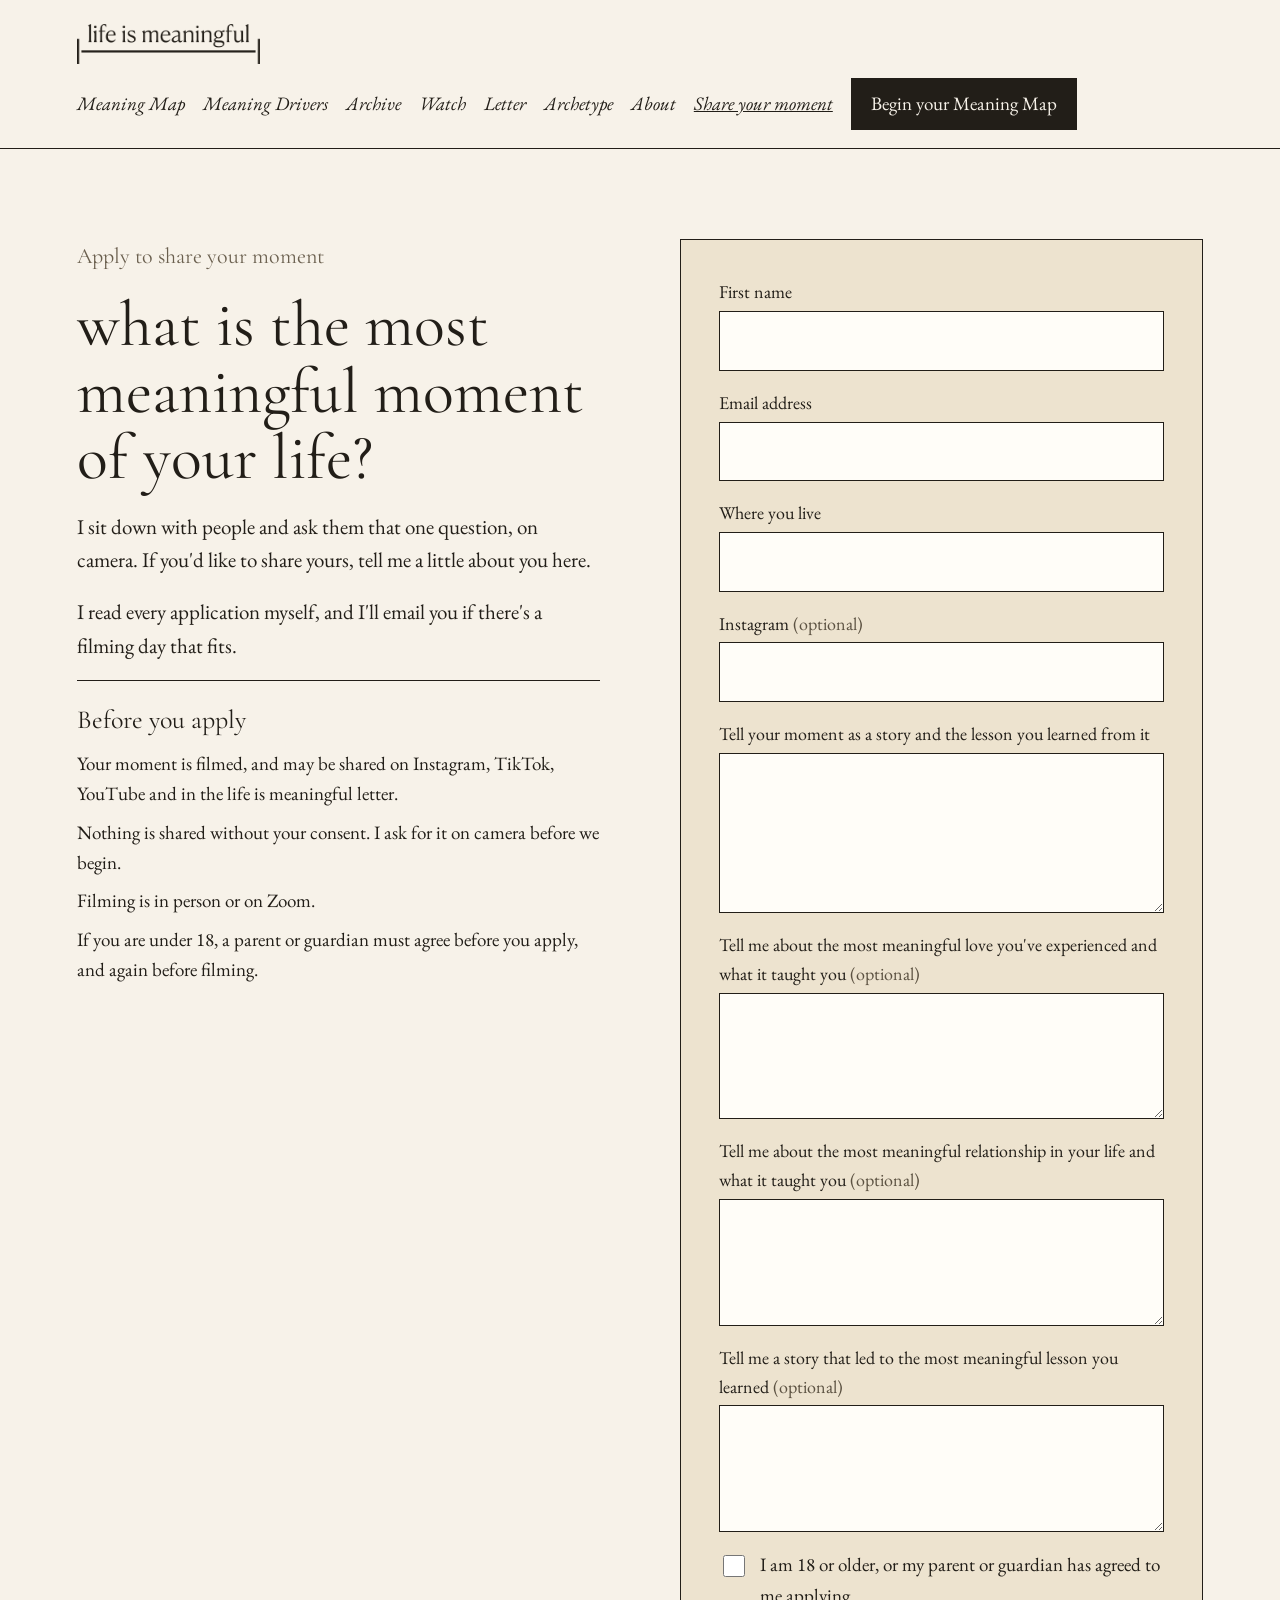
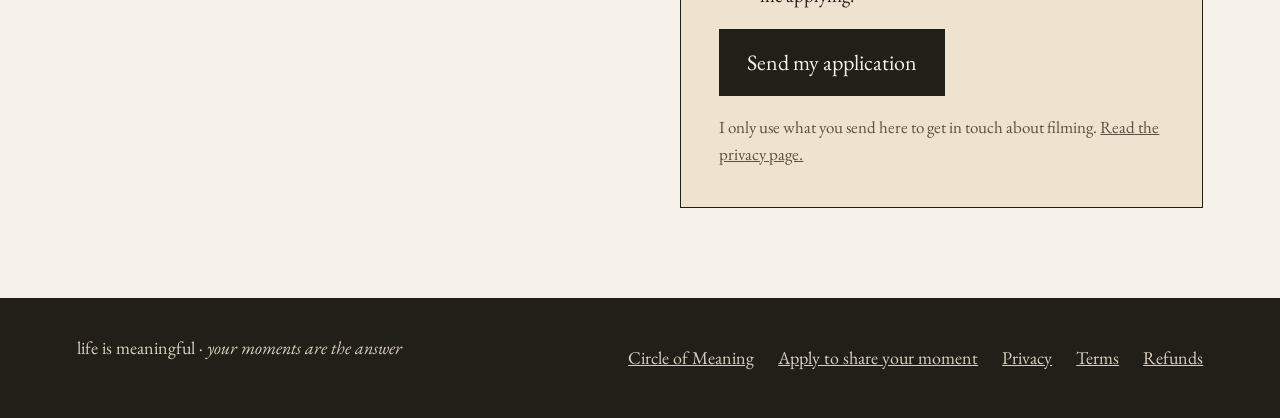
<file: share-a-moment.html>
<!doctype html>
<html lang="en">
<head>
<meta charset="utf-8">
<meta name="viewport" content="width=device-width, initial-scale=1">
<title>Apply to share your moment · life is meaningful</title>
<meta name="description" content="Apply to share the most meaningful moment of your life on camera, in person or on Zoom.">
<link rel="canonical" href="https://lifeismeaningful.org/share-a-moment.html">
<meta property="og:type" content="website">
<meta property="og:site_name" content="life is meaningful">
<meta property="og:title" content="Apply to share your moment · life is meaningful">
<meta property="og:description" content="Apply to share the most meaningful moment of your life on camera, in person or on Zoom.">
<meta property="og:url" content="https://lifeismeaningful.org/share-a-moment.html">
<meta property="og:image" content="https://lifeismeaningful.org/assets/bella-sept.jpg">
<meta name="twitter:card" content="summary_large_image">
<link rel="icon" href="assets/logo-ink.png">
<link rel="preload" href="fonts/eb-garamond-latin-400-normal.woff2" as="font" type="font/woff2" crossorigin>
<link rel="preload" href="fonts/cormorant-garamond-latin-400-normal.woff2" as="font" type="font/woff2" crossorigin>
<link rel="stylesheet" href="site.css">
<style>
a{color:inherit}a:hover{color:#8A5A16}
footer a:hover{color:#E3B25A}
</style>
</head>
<body>
<div style="font-family: 'EB Garamond', Georgia, serif; color: #221E18; background: #F7F2E9; font-size: 21px; line-height: 1.6">

<nav class="site-nav" aria-label="Main" style="display: flex; flex-wrap: wrap; gap: 8px 32px; align-items: center; justify-content: space-between; padding: 18px clamp(20px, 6vw, 96px); border-bottom: 1px solid #221E18">
<a href="./" aria-label="life is meaningful, home" style="display: flex; align-items: center; padding: 6px 0"><img src="assets/logo-ink.png" alt="life is meaningful" style="display: block; height: 40px; width: auto"></a>
<button class="menu-btn" type="button" aria-expanded="false" aria-controls="site-menu">Menu</button>
<div id="site-menu" class="menu" style="display: flex; flex-wrap: wrap; gap: 4px 18px; align-items: baseline; font-size: 19px; font-style: italic">
<a href="meaning-map.html" style="text-decoration: none; padding: 10px 0">Meaning Map</a>
<a href="meaning-drivers.html" style="text-decoration: none; padding: 10px 0">Meaning Drivers</a>
<a href="archive.html" style="text-decoration: none; padding: 10px 0">Archive</a>
<a href="watch.html" style="text-decoration: none; padding: 10px 0">Watch</a>
<a href="letter.html" style="text-decoration: none; padding: 10px 0">Letter</a>
<a href="archetype.html" style="text-decoration: none; padding: 10px 0">Archetype</a>
<a href="about.html" style="text-decoration: none; padding: 10px 0">About</a>
<a href="share-a-moment.html" aria-current="page" style="padding: 10px 0">Share your moment</a>
<a href="meaning-map.html" style="font-style: normal; text-decoration: none; background: #221E18; color: #F7F2E9; padding: 11px 20px">Begin your Meaning Map</a>
</div>
</nav>

<section style="padding: clamp(56px, 7vw, 104px) clamp(20px, 6vw, 96px)">
<div style="max-width: 1128px; margin: 0 auto; display: grid; grid-template-columns: repeat(auto-fit, minmax(min(420px, 100%), 1fr)); gap: 48px 80px; align-items: start">
<div style="display: flex; flex-direction: column; gap: 18px">
<p style="margin: 0; font-family: 'Cormorant Garamond', Georgia, serif; font-size: 22px; color: #6A5F4E">Apply to share your moment</p>
<h1 style="margin: 0; font-family: 'Cormorant Garamond', Georgia, serif; font-weight: 400; font-size: clamp(42px, 5vw, 72px); line-height: 1.04; text-wrap: balance">what is the most meaningful moment of your life?</h1>
<p style="margin: 0">I sit down with people and ask them that one question, on camera. If you'd like to share yours, tell me a little about you here.</p>
<p style="margin: 0">I read every application myself, and I'll email you if there's a filming day that fits.</p>
<div style="border-top: 1px solid #221E18; padding-top: 18px; display: flex; flex-direction: column; gap: 8px; font-size: 19px">
<p style="margin: 0; font-family: 'Cormorant Garamond', Georgia, serif; font-size: 26px">Before you apply</p>
<p style="margin: 0">Your moment is filmed, and may be shared on Instagram, TikTok, YouTube and in the life is meaningful letter.</p>
<p style="margin: 0">Nothing is shared without your consent. I ask for it on camera before we begin.</p>
<p style="margin: 0">Filming is in person or on Zoom.</p>
<p style="margin: 0">If you are under 18, a parent or guardian must agree before you apply, and again before filming.</p>
</div>
</div>
<form action="https://formspree.io/f/xzdkgqzg" method="post" style="background: #EDE3CF; border: 1px solid #221E18; padding: clamp(24px, 3vw, 40px); display: flex; flex-direction: column; gap: 18px">
<input type="hidden" name="_subject" value="New Moment Shared — life is meaningful"><input type="text" name="_gotcha" class="hp" tabindex="-1" autocomplete="off" aria-hidden="true">
<div style="display: flex; flex-direction: column; gap: 4px"><label for="first_name" style="font-size: 18px">First name</label><input id="first_name" name="name" type="text" required autocomplete="given-name" style="font: inherit; padding: 12px 14px; border: 1px solid #221E18; background: #FFFDF8; color: #221E18; min-height: 54px; box-sizing: border-box; width: 100%"></div>
<div style="display: flex; flex-direction: column; gap: 4px"><label for="email" style="font-size: 18px">Email address</label><input id="email" name="email" type="email" required autocomplete="email" style="font: inherit; padding: 12px 14px; border: 1px solid #221E18; background: #FFFDF8; color: #221E18; min-height: 54px; box-sizing: border-box; width: 100%"></div>
<div style="display: flex; flex-direction: column; gap: 4px"><label for="city" style="font-size: 18px">Where you live</label><input id="city" name="city" type="text" required autocomplete="address-level2" style="font: inherit; padding: 12px 14px; border: 1px solid #221E18; background: #FFFDF8; color: #221E18; min-height: 54px; box-sizing: border-box; width: 100%"></div>
<div style="display: flex; flex-direction: column; gap: 4px"><label for="instagram" style="font-size: 18px">Instagram <span style="color: #5C5242">(optional)</span></label><input id="instagram" name="instagram" type="text" style="font: inherit; padding: 12px 14px; border: 1px solid #221E18; background: #FFFDF8; color: #221E18; min-height: 54px; box-sizing: border-box; width: 100%"></div>
<div style="display: flex; flex-direction: column; gap: 4px"><label for="moment" style="font-size: 18px">Tell your moment as a story and the lesson you learned from it</label><textarea id="moment" name="moment" required rows="4" style="font: inherit; padding: 12px 14px; border: 1px solid #221E18; background: #FFFDF8; color: #221E18; min-height: 54px; box-sizing: border-box; width: 100%; min-height: 130px; resize: vertical"></textarea></div>
<div style="display: flex; flex-direction: column; gap: 4px"><label for="love" style="font-size: 18px">Tell me about the most meaningful love you've experienced and what it taught you <span style="color: #5C5242">(optional)</span></label><textarea id="love" name="love" rows="3" style="font: inherit; padding: 12px 14px; border: 1px solid #221E18; background: #FFFDF8; color: #221E18; box-sizing: border-box; width: 100%; min-height: 110px; resize: vertical"></textarea></div>
<div style="display: flex; flex-direction: column; gap: 4px"><label for="relationship" style="font-size: 18px">Tell me about the most meaningful relationship in your life and what it taught you <span style="color: #5C5242">(optional)</span></label><textarea id="relationship" name="relationship" rows="3" style="font: inherit; padding: 12px 14px; border: 1px solid #221E18; background: #FFFDF8; color: #221E18; box-sizing: border-box; width: 100%; min-height: 110px; resize: vertical"></textarea></div>
<div style="display: flex; flex-direction: column; gap: 4px"><label for="lesson" style="font-size: 18px">Tell me a story that led to the most meaningful lesson you learned <span style="color: #5C5242">(optional)</span></label><textarea id="lesson" name="lesson" rows="3" style="font: inherit; padding: 12px 14px; border: 1px solid #221E18; background: #FFFDF8; color: #221E18; box-sizing: border-box; width: 100%; min-height: 110px; resize: vertical"></textarea></div>
<label style="display: flex; gap: 12px; align-items: flex-start; font-size: 19px"><input type="checkbox" name="adult" value="yes" required style="width: 22px; height: 22px; margin-top: 5px; flex: none"> I am 18 or older, or my parent or guardian has agreed to me applying.</label>
<button type="submit" style="font: inherit; font-size: 22px; background: #221E18; color: #F7F2E9; border: 0; padding: 16px 28px; align-self: flex-start">Send my application</button>
<p style="margin: 0; font-size: 17px; color: #5C5242">I only use what you send here to get in touch about filming. <a href="legal.html#privacy">Read the privacy page.</a></p>
</form>
</div>
</section>

<footer style="background: #221E18; padding: 36px clamp(20px, 6vw, 96px); display: flex; flex-wrap: wrap; gap: 8px 32px; justify-content: space-between; font-size: 18px; color: #D9D1C0">
<span>life is meaningful · <em>your moments are the answer</em></span>
<div style="display: flex; flex-wrap: wrap; gap: 0 24px">
<a href="circle-of-meaning.html" style="padding: 10px 0">Circle of Meaning</a><a href="share-a-moment.html" aria-current="page" style="padding: 10px 0">Apply to share your moment</a><a href="legal.html#privacy" style="padding: 10px 0">Privacy</a><a href="legal.html#terms" style="padding: 10px 0">Terms</a><a href="legal.html#refunds" style="padding: 10px 0">Refunds</a>
</div>
</footer>
</div>
<script src="site.js"></script>
</body>
</html>
</file>
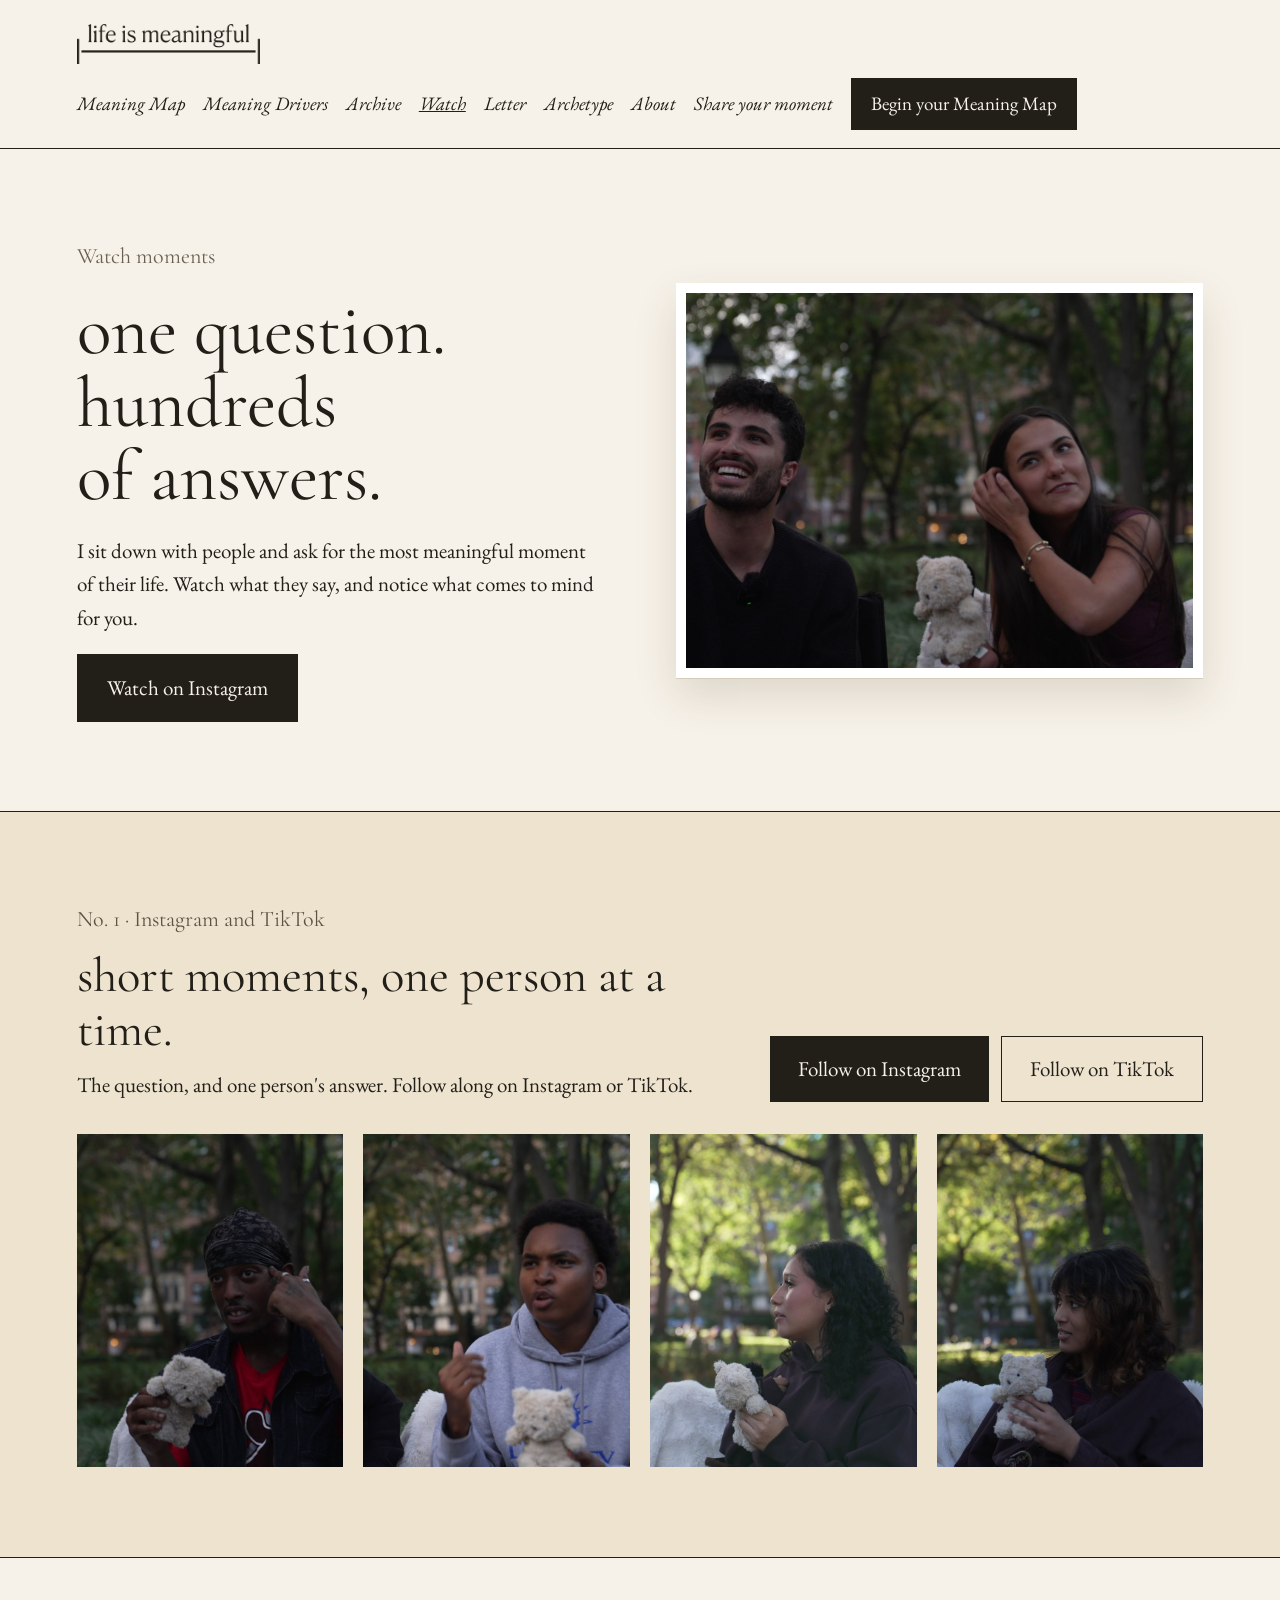
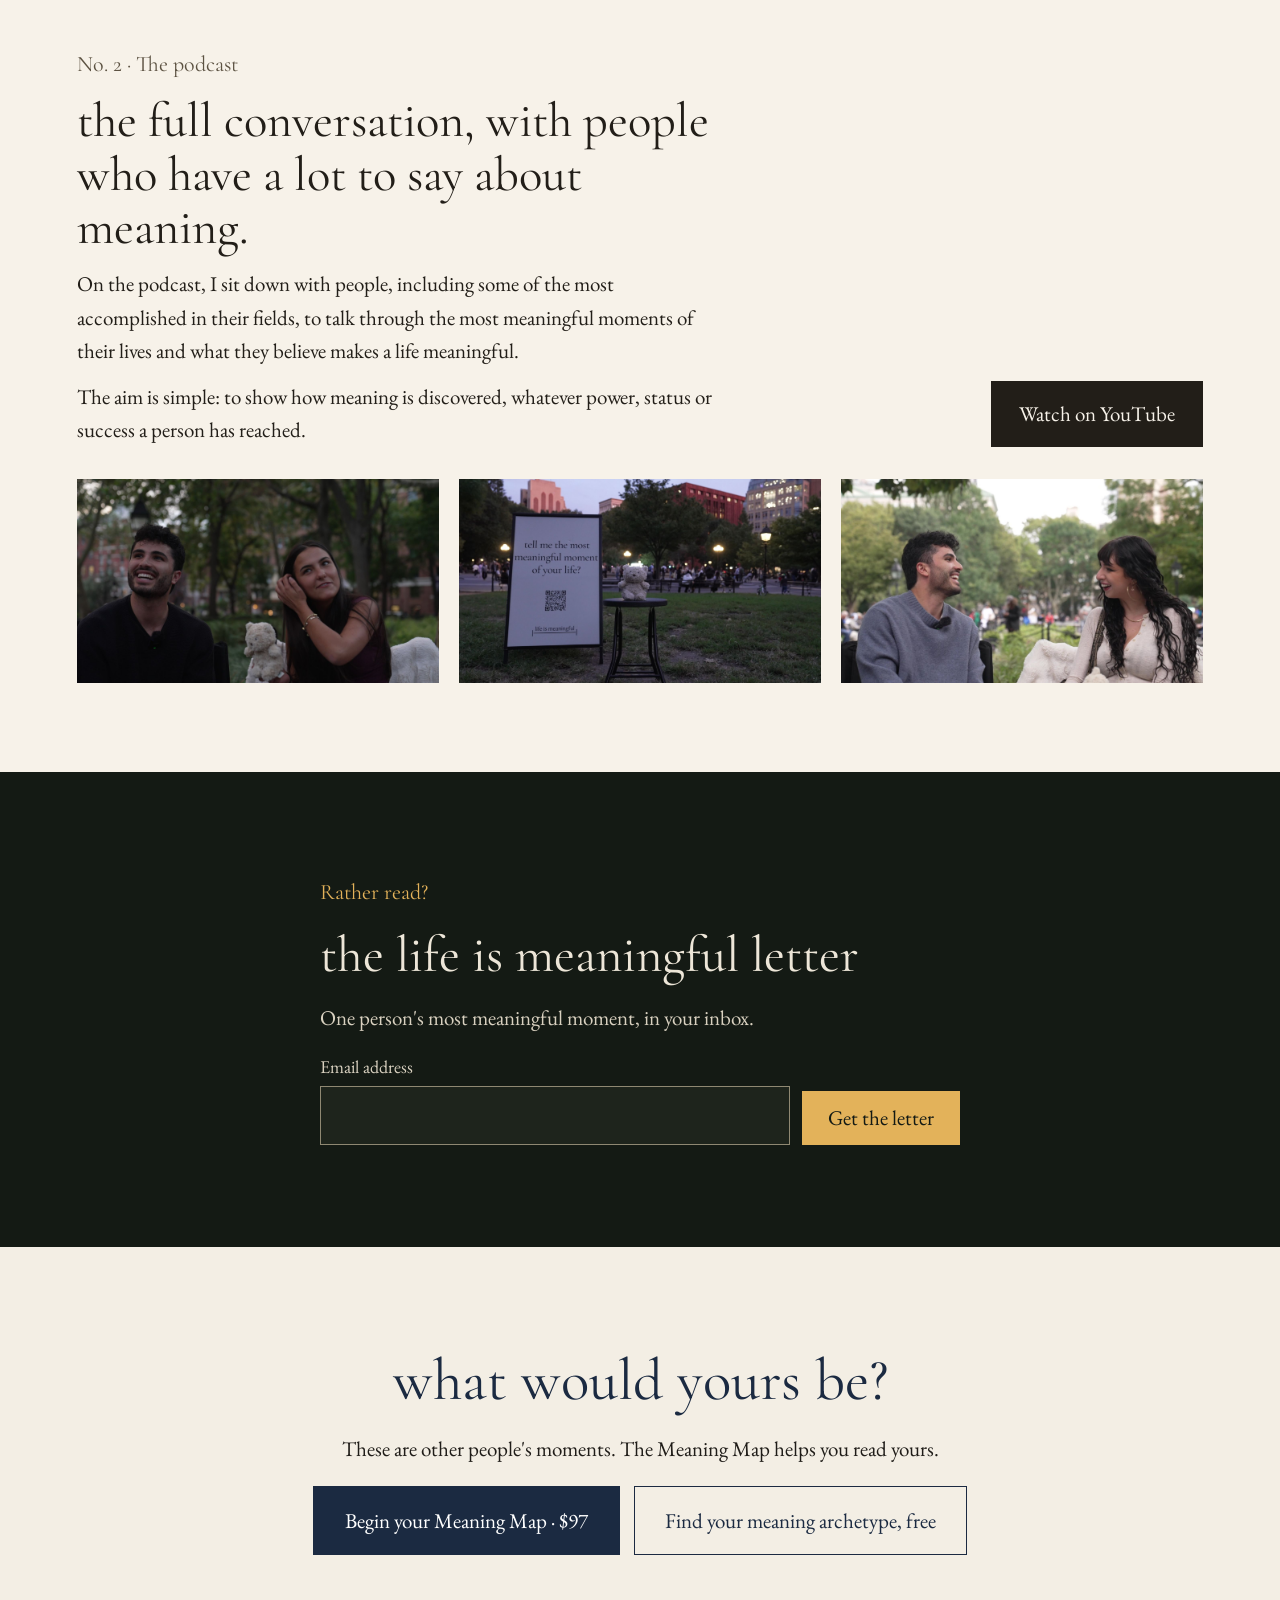
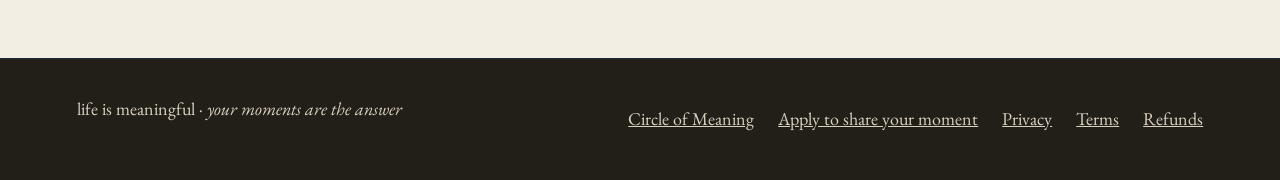
<file: watch.html>
<!doctype html>
<html lang="en">
<head>
<meta charset="utf-8">
<meta name="viewport" content="width=device-width, initial-scale=1">
<title>Watch moments · life is meaningful</title>
<meta name="description" content="One question, hundreds of answers. Watch people share the most meaningful moment of their life.">
<link rel="canonical" href="https://lifeismeaningful.org/watch.html">
<meta property="og:type" content="website">
<meta property="og:site_name" content="life is meaningful">
<meta property="og:title" content="Watch moments · life is meaningful">
<meta property="og:description" content="One question, hundreds of answers. Watch people share the most meaningful moment of their life.">
<meta property="og:url" content="https://lifeismeaningful.org/watch.html">
<meta property="og:image" content="https://lifeismeaningful.org/assets/bella-sept.jpg">
<meta name="twitter:card" content="summary_large_image">
<link rel="icon" href="assets/logo-ink.png">
<link rel="preload" href="fonts/eb-garamond-latin-400-normal.woff2" as="font" type="font/woff2" crossorigin>
<link rel="preload" href="fonts/cormorant-garamond-latin-400-normal.woff2" as="font" type="font/woff2" crossorigin>
<link rel="stylesheet" href="site.css">
<style>
a{color:inherit}a:hover{color:#8A5A16}
footer a:hover{color:#E3B25A}
</style>
</head>
<body>
<div style="font-family: 'EB Garamond', Georgia, serif; color: #221E18; background: #F7F2E9; font-size: 21px; line-height: 1.6">

<nav class="site-nav" aria-label="Main" style="display: flex; flex-wrap: wrap; gap: 8px 32px; align-items: center; justify-content: space-between; padding: 18px clamp(20px, 6vw, 96px); border-bottom: 1px solid #221E18">
<a href="./" aria-label="life is meaningful, home" style="display: flex; align-items: center; padding: 6px 0"><img src="assets/logo-ink.png" alt="life is meaningful" style="display: block; height: 40px; width: auto"></a>
<button class="menu-btn" type="button" aria-expanded="false" aria-controls="site-menu">Menu</button>
<div id="site-menu" class="menu" style="display: flex; flex-wrap: wrap; gap: 4px 18px; align-items: baseline; font-size: 19px; font-style: italic">
<a href="meaning-map.html" style="text-decoration: none; padding: 10px 0">Meaning Map</a>
<a href="meaning-drivers.html" style="text-decoration: none; padding: 10px 0">Meaning Drivers</a>
<a href="archive.html" style="text-decoration: none; padding: 10px 0">Archive</a>
<a href="#top" aria-current="page" style="padding: 10px 0">Watch</a>
<a href="letter.html" style="text-decoration: none; padding: 10px 0">Letter</a>
<a href="archetype.html" style="text-decoration: none; padding: 10px 0">Archetype</a>
<a href="about.html" style="text-decoration: none; padding: 10px 0">About</a>
<a href="share-a-moment.html" style="text-decoration: none; padding: 10px 0">Share your moment</a>
<a href="meaning-map.html" style="font-style: normal; text-decoration: none; background: #221E18; color: #F7F2E9; padding: 11px 20px">Begin your Meaning Map</a>
</div>
</nav>

<header id="top" style="padding: clamp(56px, 7vw, 104px) clamp(20px, 6vw, 96px)">
<div style="max-width: 1128px; margin: 0 auto; display: grid; grid-template-columns: repeat(auto-fit, minmax(min(420px, 100%), 1fr)); gap: 40px 72px; align-items: center">
<div style="display: flex; flex-direction: column; gap: 20px; align-items: flex-start">
<p style="margin: 0; font-family: 'Cormorant Garamond', Georgia, serif; font-size: 22px; color: #6A5F4E">Watch moments</p>
<h1 style="margin: 0; font-family: 'Cormorant Garamond', Georgia, serif; font-weight: 400; font-size: clamp(46px, 5.6vw, 84px); line-height: 1.02; text-wrap: balance">one question. hundreds of answers.</h1>
<p style="margin: 0; max-width: 520px">I sit down with people and ask for the most meaningful moment of their life. Watch what they say, and notice what comes to mind for you.</p>
<a href="https://www.instagram.com/lifeismeaningfulproject/" style="text-decoration: none; background: #221E18; color: #F7F2E9; padding: 17px 30px">Watch on Instagram</a>
</div>
<a href="https://www.instagram.com/lifeismeaningfulproject/" aria-label="Watch moments on Instagram" style="position: relative; display: block; text-decoration: none; min-width: 0">
<img src="assets/dusk-two.jpg" alt="Bennett and a guest looking up and smiling in the park at dusk" style="display: block; width: 100%; aspect-ratio: 4 / 3; object-fit: cover; border: 10px solid #FFFFFF; box-sizing: border-box; box-shadow: 0 1px 0 #D6CCBA, 0 18px 40px rgba(60,44,16,.14)">
</a>
</div>
</header>

<section style="background: #EDE3CF; border-top: 1px solid #221E18; padding: clamp(56px, 7vw, 104px) clamp(20px, 6vw, 96px)">
<div style="max-width: 1128px; margin: 0 auto; display: flex; flex-direction: column; gap: 32px">
<div style="display: flex; flex-wrap: wrap; gap: 16px 48px; align-items: flex-end; justify-content: space-between">
<div style="display: flex; flex-direction: column; gap: 12px; max-width: 640px">
<p style="margin: 0; font-family: 'Cormorant Garamond', Georgia, serif; font-size: 22px; color: #5C5242">No. 1 · Instagram and TikTok</p>
<h2 style="margin: 0; font-family: 'Cormorant Garamond', Georgia, serif; font-weight: 400; font-size: clamp(34px, 3.8vw, 52px); line-height: 1.1">short moments, one person at a time.</h2>
<p style="margin: 0">The question, and one person's answer. Follow along on Instagram or TikTok.</p>
</div>
<div style="display: flex; flex-wrap: wrap; gap: 12px">
<a href="https://www.instagram.com/lifeismeaningfulproject/" style="text-decoration: none; background: #221E18; color: #F7F2E9; padding: 16px 28px">Follow on Instagram</a>
<a href="https://www.tiktok.com/@lifeismeaningfulproject" style="text-decoration: none; border: 1px solid #221E18; padding: 15px 28px">Follow on TikTok</a>
</div>
</div>
<ul style="list-style: none; margin: 0; padding: 0; display: grid; grid-template-columns: repeat(auto-fit, minmax(min(150px, 100%), 1fr)); gap: 20px">
<li><img src="assets/justin.jpg" alt="A guest holding the teddy bear and pointing to his temple as he talks, in the park at dusk" style="display: block; width: 100%; aspect-ratio: 4 / 5; object-fit: cover; object-position: 78% 50%"></li>
<li><img src="assets/sending.jpg" alt="A guest in a grey hoodie holding the teddy bear, mid-sentence, in the park" style="display: block; width: 100%; aspect-ratio: 4 / 5; object-fit: cover; object-position: 78% 50%"></li>
<li><img src="assets/angelina.jpg" alt="A guest holding the teddy bear to her chest as she speaks, in afternoon light" style="display: block; width: 100%; aspect-ratio: 4 / 5; object-fit: cover; object-position: 90% 50%"></li>
<li><img src="assets/kiran.jpg" alt="A guest holding the teddy bear and turning toward Bennett in the park" style="display: block; width: 100%; aspect-ratio: 4 / 5; object-fit: cover; object-position: 92% 50%"></li>
</ul>
</div>
</section>

<section style="background: #F7F2E9; border-top: 1px solid #221E18; padding: clamp(56px, 7vw, 104px) clamp(20px, 6vw, 96px)">
<div style="max-width: 1128px; margin: 0 auto; display: flex; flex-direction: column; gap: 32px">
<div style="display: flex; flex-wrap: wrap; gap: 16px 48px; align-items: flex-end; justify-content: space-between">
<div style="display: flex; flex-direction: column; gap: 12px; max-width: 640px">
<p style="margin: 0; font-family: 'Cormorant Garamond', Georgia, serif; font-size: 22px; color: #5C5242">No. 2 · The podcast</p>
<h2 style="margin: 0; font-family: 'Cormorant Garamond', Georgia, serif; font-weight: 400; font-size: clamp(34px, 3.8vw, 52px); line-height: 1.1">the full conversation, with people who have a lot to say about meaning.</h2>
<p style="margin: 0">On the podcast, I sit down with people, including some of the most accomplished in their fields, to talk through the most meaningful moments of their lives and what they believe makes a life meaningful.</p>
<p style="margin: 0">The aim is simple: to show how meaning is discovered, whatever power, status or success a person has reached.</p>
</div>
<a href="https://www.youtube.com/@Lifeismeaningfulproject" style="text-decoration: none; background: #221E18; color: #F7F2E9; padding: 16px 28px">Watch on YouTube</a>
</div>
<ul style="list-style: none; margin: 0; padding: 0; display: grid; grid-template-columns: repeat(auto-fit, minmax(min(300px, 100%), 1fr)); gap: 20px">
<li><a href="https://www.youtube.com/@Lifeismeaningfulproject" aria-label="Watch the podcast on YouTube" style="display: block"><img src="assets/dusk-two.jpg" alt="Bennett and a guest looking up and smiling in the park at dusk" style="display: block; width: 100%; aspect-ratio: 16 / 9; object-fit: cover"></a></li>
<li><a href="https://www.youtube.com/@Lifeismeaningfulproject" aria-label="Watch the podcast on YouTube" style="display: block"><img src="assets/sign-dusk.jpg" alt="The sign in the park at dusk: tell me the most meaningful moment of your life" style="display: block; width: 100%; aspect-ratio: 16 / 9; object-fit: cover"></a></li>
<li><a href="https://www.youtube.com/@Lifeismeaningfulproject" aria-label="Watch the podcast on YouTube" style="display: block"><img src="assets/bella-sept.jpg" alt="Bennett and a guest laughing together on two chairs in the park" style="display: block; width: 100%; aspect-ratio: 16 / 9; object-fit: cover"></a></li>
</ul>
</div>
</section>



<section id="letter" style="background: #141A14; color: #EDE6D8; padding: clamp(64px, 8vw, 120px) clamp(20px, 6vw, 96px)">
<div style="max-width: 640px; margin: 0 auto; display: flex; flex-direction: column; gap: 18px">
<p style="margin: 0; font-family: 'Cormorant Garamond', Georgia, serif; font-size: 22px; color: #E3B25A">Rather read?</p>
<h2 style="margin: 0; font-family: 'Cormorant Garamond', Georgia, serif; font-weight: 400; font-size: clamp(34px, 4vw, 54px); line-height: 1.08">the life is meaningful letter</h2>
<p style="margin: 0; color: #D9D1C0">One person's most meaningful moment, in your inbox.</p>
<form action="https://lifeismeaningful.substack.com/subscribe" method="get" target="_blank" rel="noopener" style="display: flex; flex-wrap: wrap; gap: 12px; align-items: flex-end">
<div style="display: flex; flex-direction: column; gap: 4px; flex: 1 1 240px">
<label for="w-email" style="font-size: 18px; color: #D9D1C0">Email address</label>
<input id="w-email" name="email" type="email" required autocomplete="email" style="font: inherit; padding: 12px 14px; border: 1px solid #8F8872; background: #1E241C; color: #EDE6D8; min-height: 54px; box-sizing: border-box">
</div>
<button type="submit" style="font: inherit; background: #E3B25A; color: #141A14; border: 0; padding: 0 26px; min-height: 54px">Get the letter</button>
</form>
</div>
</section>

<section style="background: #F3EEE4; border-bottom: 1px solid #1B2A41; padding: clamp(64px, 8vw, 120px) clamp(20px, 6vw, 96px); color: #1F1C18">
<div style="max-width: 760px; margin: 0 auto; display: flex; flex-direction: column; gap: 20px; align-items: center; text-align: center">
<h2 style="margin: 0; font-family: 'Cormorant Garamond', Georgia, serif; font-weight: 400; font-size: clamp(38px, 4.6vw, 64px); line-height: 1.06; color: #1B2A41">what would yours be?</h2>
<p style="margin: 0">These are other people's moments. The Meaning Map helps you read yours.</p>
<div style="display: flex; flex-wrap: wrap; gap: 14px; justify-content: center">
<a href="meaning-map.html" style="text-decoration: none; background: #1B2A41; color: #FFFFFF; padding: 18px 32px">Begin your Meaning Map · $97</a>
<a href="archetype.html" style="text-decoration: none; border: 1px solid #1B2A41; color: #1B2A41; padding: 17px 30px">Find your meaning archetype, free</a>
</div>
</div>
</section>

<footer style="background: #221E18; padding: 36px clamp(20px, 6vw, 96px); display: flex; flex-wrap: wrap; gap: 8px 32px; justify-content: space-between; font-size: 18px; color: #D9D1C0">
<span>life is meaningful · <em>your moments are the answer</em></span>
<div style="display: flex; flex-wrap: wrap; gap: 0 24px">
<a href="circle-of-meaning.html" style="padding: 10px 0">Circle of Meaning</a><a href="share-a-moment.html" style="padding: 10px 0">Apply to share your moment</a><a href="legal.html#privacy" style="padding: 10px 0">Privacy</a><a href="legal.html#terms" style="padding: 10px 0">Terms</a><a href="legal.html#refunds" style="padding: 10px 0">Refunds</a>
</div>
</footer>
</div>
<script src="site.js"></script>
</body>
</html>
</file>
<file: site.css>
@font-face{font-family:'Cormorant Garamond';font-weight:400;font-style:normal;font-display:swap;src:url(fonts/cormorant-garamond-latin-400-normal.woff2) format('woff2')}
@font-face{font-family:'Cormorant Garamond';font-weight:400;font-style:italic;font-display:swap;src:url(fonts/cormorant-garamond-latin-400-italic.woff2) format('woff2')}
@font-face{font-family:'Cormorant Garamond';font-weight:500;font-style:normal;font-display:swap;src:url(fonts/cormorant-garamond-latin-500-normal.woff2) format('woff2')}
@font-face{font-family:'Cormorant Garamond';font-weight:500;font-style:italic;font-display:swap;src:url(fonts/cormorant-garamond-latin-500-italic.woff2) format('woff2')}
@font-face{font-family:'EB Garamond';font-weight:400;font-style:normal;font-display:swap;src:url(fonts/eb-garamond-latin-400-normal.woff2) format('woff2')}
@font-face{font-family:'EB Garamond';font-weight:400;font-style:italic;font-display:swap;src:url(fonts/eb-garamond-latin-400-italic.woff2) format('woff2')}
@font-face{font-family:'EB Garamond';font-weight:500;font-style:normal;font-display:swap;src:url(fonts/eb-garamond-latin-500-normal.woff2) format('woff2')}
@font-face{font-family:'EB Garamond';font-weight:500;font-style:italic;font-display:swap;src:url(fonts/eb-garamond-latin-500-italic.woff2) format('woff2')}
html{-webkit-text-size-adjust:100%}
body{margin:0}
img{max-width:100%}
a:focus-visible,button:focus-visible,input:focus-visible,textarea:focus-visible,summary:focus-visible{outline:2px solid currentColor;outline-offset:3px}
button{cursor:pointer}
.menu-btn{display:none;font:inherit;font-size:19px;background:none;color:inherit;border:1px solid currentColor;padding:9px 18px;min-height:46px}
.form-note{margin:0;font-size:18px}
.hp{position:absolute;left:-9999px}
.soon{font-family:'EB Garamond',Georgia,serif;font-size:21px;line-height:1.5;color:#221E18;background:#F7F2E9;border:1px solid #221E18;padding:clamp(24px,5vw,44px);max-width:min(520px,calc(100vw - 32px));box-sizing:border-box}
.soon::backdrop{background:rgba(20,18,14,.66)}
.soon h2{margin:0 0 10px;font-family:'Cormorant Garamond',Georgia,serif;font-weight:400;font-size:clamp(34px,6vw,46px);line-height:1.05}
.soon p{margin:0 0 20px}
.soon form{display:flex;flex-wrap:wrap;gap:10px;margin:0 0 14px}
.soon input{font:inherit;flex:1 1 220px;min-width:0;padding:12px 14px;border:1px solid #221E18;background:#FFFDF8;color:#221E18;min-height:54px;box-sizing:border-box}
.soon button{font:inherit;min-height:54px;padding:12px 22px;border:1px solid #221E18;background:#221E18;color:#F7F2E9}
.soon .soon-close{background:none;color:#221E18;border:0;padding:6px 0;min-height:44px;text-decoration:underline}
@media (max-width:860px){
  .menu-btn{display:block}
  .site-nav .menu{display:none !important;width:100%;flex-direction:column;align-items:flex-start !important;gap:0 !important;padding:8px 0 12px}
  .site-nav.open .menu{display:flex !important}
  .site-nav .menu a{padding:12px 0 !important;font-size:22px}
  .site-nav .menu a:last-child{margin-top:10px;padding:13px 22px !important}
}
</file>
